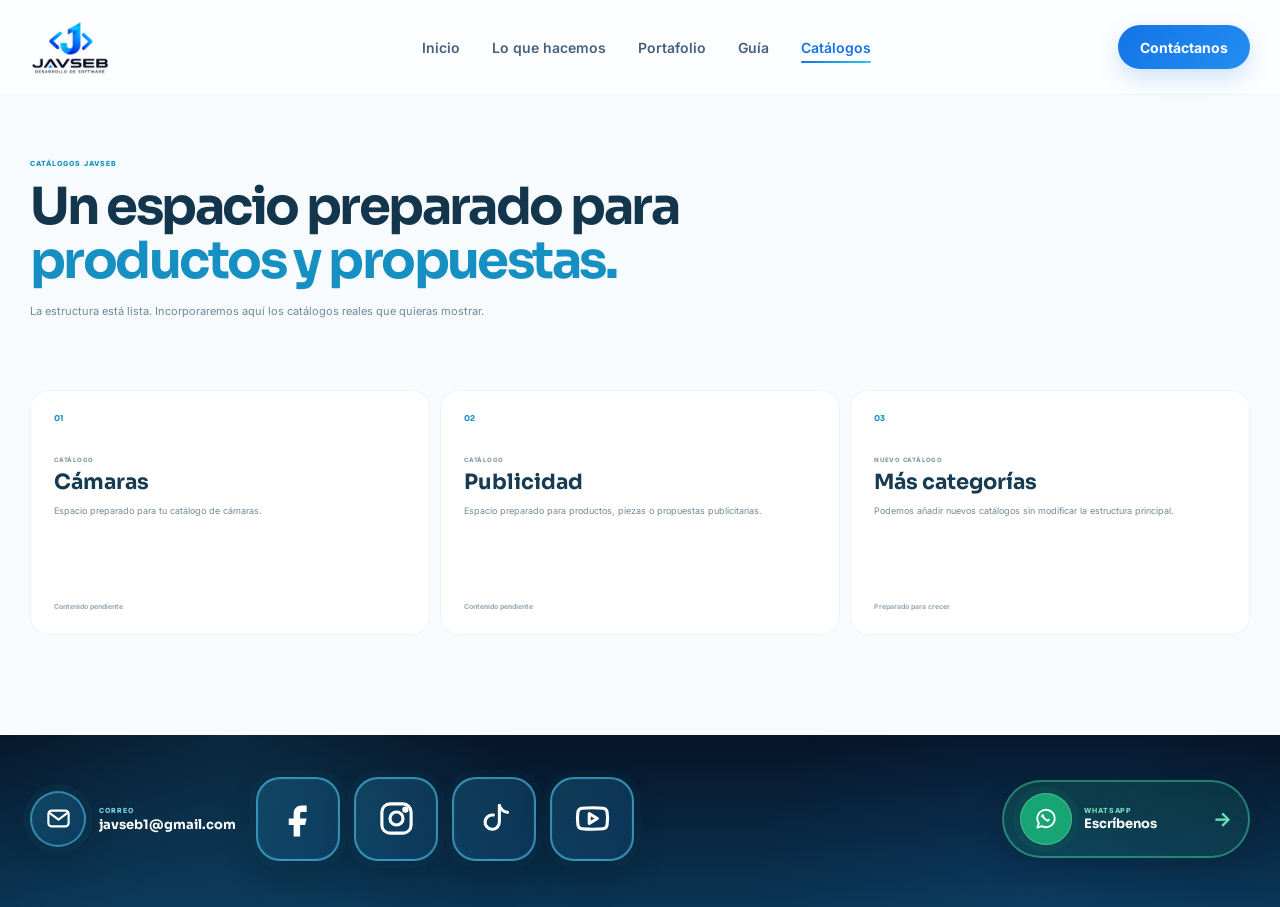
<file: catalogos/index.html>
<!DOCTYPE html>
<html lang="es">
<head>
  <meta charset="UTF-8">
  <meta name="viewport" content="width=device-width, initial-scale=1.0">
  <meta name="description" content="Catálogos JAVSEB.">
  <meta name="theme-color" content="#ffffff">
  <title>Catálogos | JAVSEB</title>

  <link rel="preconnect" href="https://fonts.googleapis.com">
  <link rel="preconnect" href="https://fonts.gstatic.com" crossorigin>
  <link href="https://fonts.googleapis.com/css2?family=Inter:wght@400;500;600;700;800&family=Sora:wght@500;600;700;800&display=swap" rel="stylesheet">

  <link rel="stylesheet" href="../assets/css/styles.css">
  <link rel="stylesheet" href="../assets/css/responsive.css">
  <link rel="stylesheet" href="../assets/css/home-v2.css">
  <link rel="stylesheet" href="../assets/css/experience-v3.css">
</head>

<body class="home-v2 v3-catalog-page">

  <header class="header" id="header">
    <div class="container header__content">
      <a href="../" class="logo" aria-label="JAVSEB - Inicio">
        <img src="../assets/img/logo/logo-javseb-oficial.png" alt="JAVSEB" class="logo__image v3-header-full-logo">
      </a>

      <nav class="nav" id="nav" aria-label="Navegación principal">
        <a href="../" class="nav__link">Inicio</a>
        <a href="../#lo-que-hacemos" class="nav__link">Lo que hacemos</a>
        <a href="../#proyectos-destacados" class="nav__link">Portafolio</a>
        <a href="../guia/" class="nav__link">Guía</a>
        <a href="./" class="nav__link active">Catálogos</a>
        <a href="../contacto/" class="nav__link nav__link--mobile-contact">Contacto</a>
      </nav>

      <div class="header__actions">
        <a href="../contacto/" class="button button--small header__contact">Contáctanos</a>
        <button class="menu-toggle" id="menuToggle" aria-label="Abrir menú" aria-expanded="false" aria-controls="nav">
          <span></span><span></span><span></span>
        </button>
      </div>
    </div>
  </header>

  <main class="v3-catalog-main">
    <section class="v3-catalog-hero">
      <div class="container">
        <span>CATÁLOGOS JAVSEB</span>
        <h1>Un espacio preparado para <strong>productos y propuestas.</strong></h1>
        <p>La estructura está lista. Incorporaremos aquí los catálogos reales que quieras mostrar.</p>
      </div>
    </section>

    <section class="v3-catalog-list">
      <div class="container">
        <div class="v3-catalog-list__grid">

          <article>
            <span>01</span>
            <small>CATÁLOGO</small>
            <h2>Cámaras</h2>
            <p>Espacio preparado para tu catálogo de cámaras.</p>
            <b>Contenido pendiente</b>
          </article>

          <article>
            <span>02</span>
            <small>CATÁLOGO</small>
            <h2>Publicidad</h2>
            <p>Espacio preparado para productos, piezas o propuestas publicitarias.</p>
            <b>Contenido pendiente</b>
          </article>

          <article>
            <span>03</span>
            <small>NUEVO CATÁLOGO</small>
            <h2>Más categorías</h2>
            <p>Podemos añadir nuevos catálogos sin modificar la estructura principal.</p>
            <b>Preparado para crecer</b>
          </article>

        </div>
      </div>
    </section>
  </main>

  <footer class="v3-footer-clean">
    <div class="container v3-footer-clean__inner">

      <div class="v3-footer-clean__left">

        <a
          href="mailto:javseb1@gmail.com"
          class="v3-footer-clean__email"
          aria-label="Enviar correo a JAVSEB"
        >
          <span class="v3-footer-clean__icon">
            <svg viewBox="0 0 24 24" aria-hidden="true">
              <rect x="3" y="5" width="18" height="14" rx="3"></rect>
              <path d="m4 7 8 6 8-6"></path>
            </svg>
          </span>

          <div>
            <small>CORREO</small>
            <strong>javseb1@gmail.com</strong>
          </div>
        </a>


        <div class="v3-footer-clean__socials" aria-label="Redes sociales JAVSEB">

          <a
            href="https://www.facebook.com/javsebsoftware/"
            target="_blank"
            rel="noopener noreferrer"
            aria-label="Facebook de JAVSEB"
            title="Facebook"
          >
            <svg viewBox="0 0 24 24" aria-hidden="true">
              <path d="M14 8h3V4h-3c-3 0-5 2-5 5v3H6v4h3v7h4v-7h3l1-4h-4V9c0-.7.3-1 1-1Z"></path>
            </svg>
          </a>

          <a
            href="https://www.instagram.com/javseb_/?hl=es"
            target="_blank"
            rel="noopener noreferrer"
            aria-label="Instagram de JAVSEB"
            title="Instagram"
          >
            <svg viewBox="0 0 24 24" aria-hidden="true">
              <rect x="3" y="3" width="18" height="18" rx="5"></rect>
              <circle cx="12" cy="12" r="4"></circle>
              <circle cx="17.5" cy="6.5" r="1"></circle>
            </svg>
          </a>

          <a
            href="https://www.tiktok.com/@javsebsoftware"
            target="_blank"
            rel="noopener noreferrer"
            aria-label="TikTok de JAVSEB"
            title="TikTok"
          >
            <svg viewBox="0 0 24 24" aria-hidden="true">
              <path d="M15 4v10.2a4.4 4.4 0 1 1-3.7-4.3"></path>
              <path d="M15 4c.8 2.4 2.5 3.9 5 4.2"></path>
            </svg>
          </a>

          <a
            href="https://www.youtube.com/@JavSeb"
            target="_blank"
            rel="noopener noreferrer"
            aria-label="YouTube de JAVSEB"
            title="YouTube"
          >
            <svg viewBox="0 0 24 24" aria-hidden="true">
              <path d="M21 8.2c-.2-1.5-1-2.3-2.5-2.5C16.7 5.5 14.5 5.4 12 5.4s-4.7.1-6.5.3C4 5.9 3.2 6.7 3 8.2a26 26 0 0 0 0 7.6c.2 1.5 1 2.3 2.5 2.5 1.8.2 4 .3 6.5.3s4.7-.1 6.5-.3c1.5-.2 2.3-1 2.5-2.5a26 26 0 0 0 0-7.6Z"></path>
              <path d="m10 9 5 3-5 3Z"></path>
            </svg>
          </a>

        </div>

      </div>


      <a
        class="v3-footer-clean__whatsapp"
        href="https://wa.me/591XXXXXXXX"
        target="_blank"
        rel="noopener noreferrer"
        data-javseb-whatsapp
      >
        <span class="v3-footer-clean__wa-icon">
          <svg viewBox="0 0 24 24" aria-hidden="true">
            <path d="M20 11.6a8 8 0 0 1-11.8 7L4 20l1.4-4A8 8 0 1 1 20 11.6Z"></path>
            <path d="M9 8.5c.4 2.2 2.2 4.1 4.5 5"></path>
            <path d="M9 8.5 8.2 9.7M13.5 13.5l1.2-.8"></path>
          </svg>
        </span>

        <div>
          <small>WHATSAPP</small>
          <strong>Escríbenos</strong>
        </div>

        <b>→</b>
      </a>

    </div>
  </footer>

  <script src="../assets/js/main.js"></script>
  <script src="../assets/js/animations.js"></script>
</body>
</html>
</file>
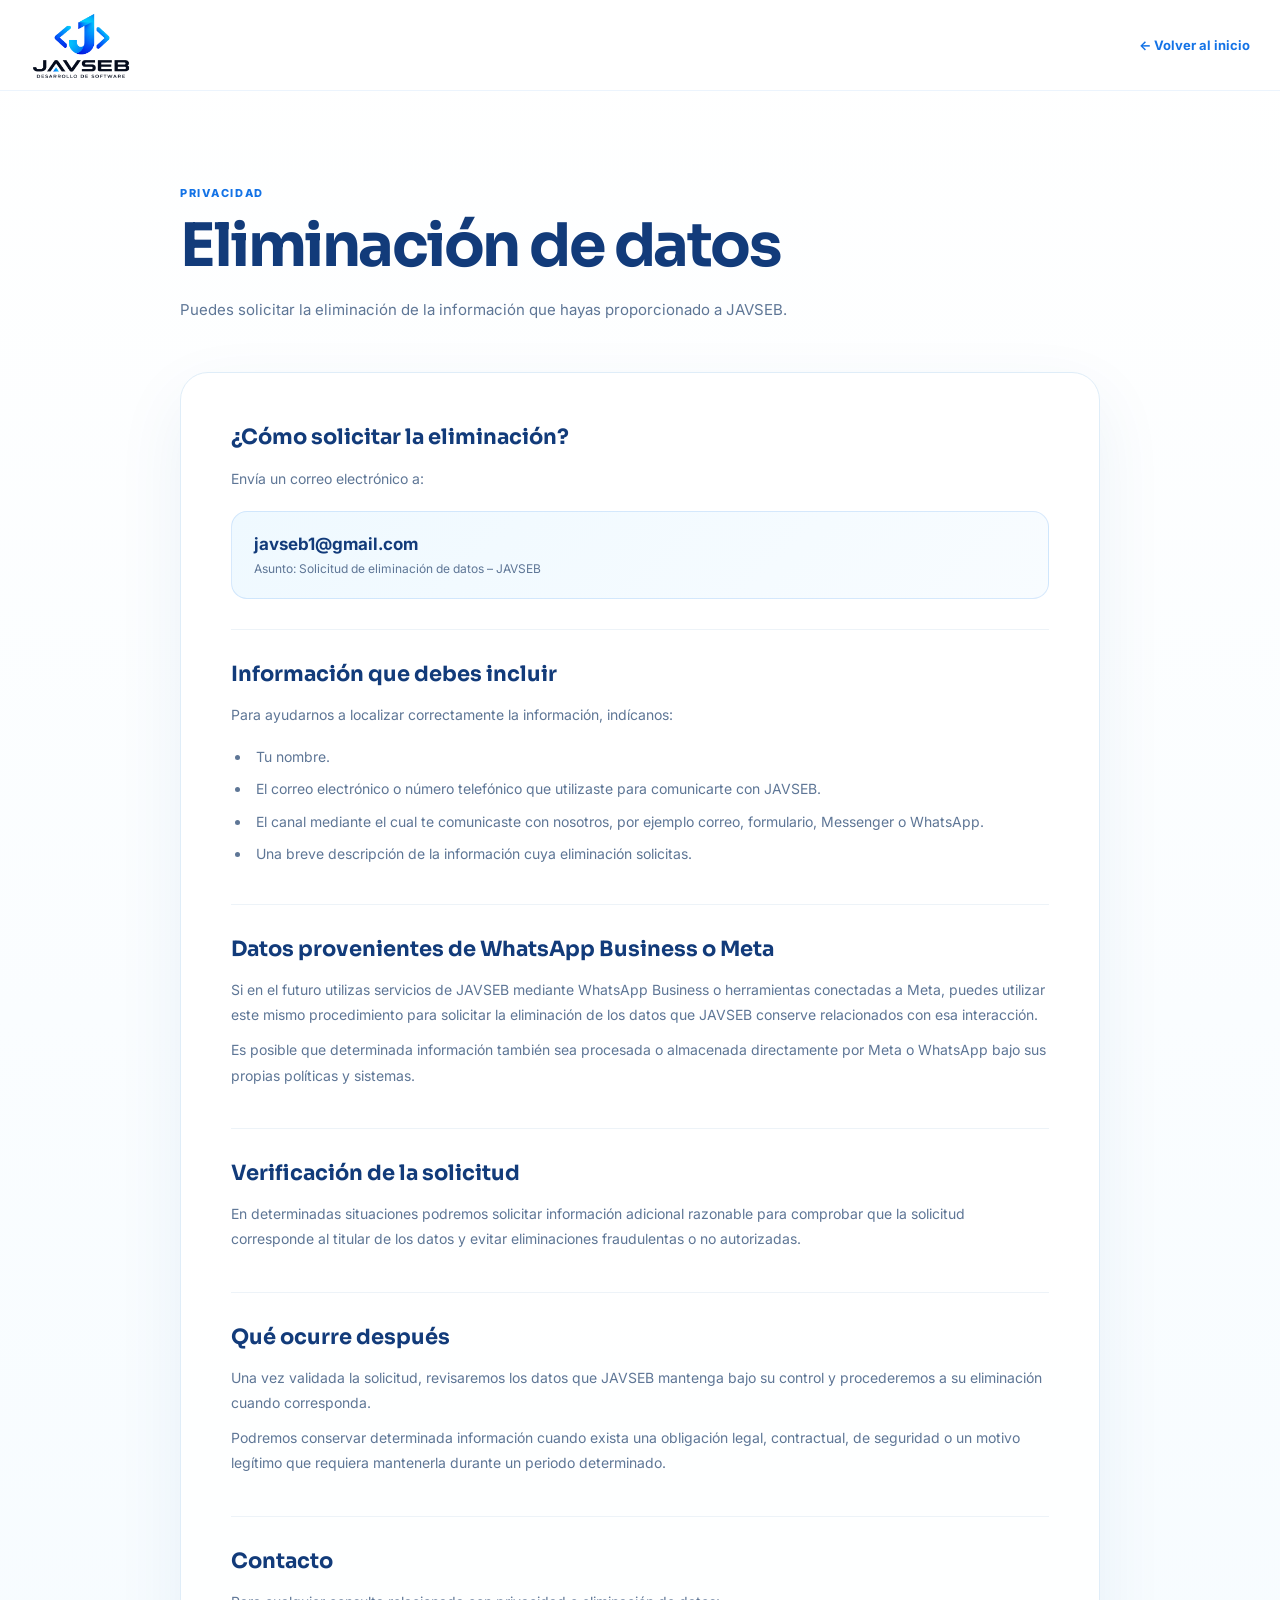
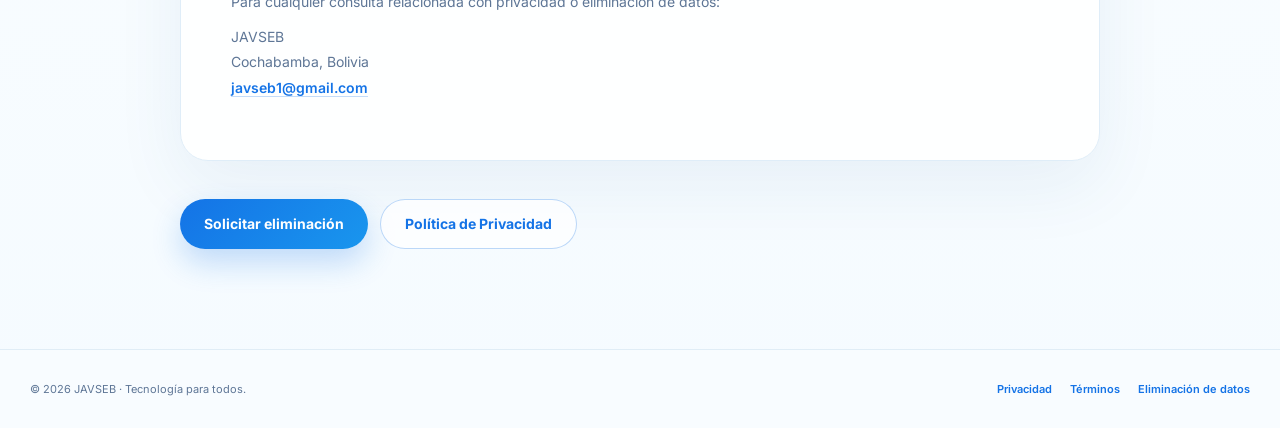
<file: eliminacion-datos/index.html>
<!DOCTYPE html>
<html lang="es">
<head>
  <meta charset="UTF-8">
  <meta name="viewport" content="width=device-width, initial-scale=1.0">

  <meta
    name="description"
    content="Instrucciones para solicitar la eliminación de datos personales en JAVSEB."
  >

  <title>Eliminación de Datos | JAVSEB</title>

  <link rel="preconnect" href="https://fonts.googleapis.com">
  <link rel="preconnect" href="https://fonts.gstatic.com" crossorigin>

  <link
    href="https://fonts.googleapis.com/css2?family=Inter:wght@400;500;600;700&family=Sora:wght@500;600;700&display=swap"
    rel="stylesheet"
  >

  <link rel="stylesheet" href="../assets/css/styles.css">
  <link rel="stylesheet" href="../assets/css/legal.css">
</head>

<body>

  <header class="legal-header">

    <div class="container legal-header__content">

      <a href="/" class="legal-logo">

        <img
          src="../assets/img/logo/logo-javseb-oficial.png"
          alt="JAVSEB"
        >

      </a>

      <a href="/" class="legal-back">
        ← Volver al inicio
      </a>

    </div>

  </header>


  <main class="legal-page">

    <div class="container legal-container">

      <div class="legal-heading">

        <span class="legal-tag">
          PRIVACIDAD
        </span>

        <h1>Eliminación de datos</h1>

        <p>
          Puedes solicitar la eliminación de la información que hayas
          proporcionado a JAVSEB.
        </p>

      </div>


      <div class="legal-content">

        <section>

          <h2>¿Cómo solicitar la eliminación?</h2>

          <p>
            Envía un correo electrónico a:
          </p>

          <div class="legal-highlight">

            <strong>
              javseb1@gmail.com
            </strong>

            <span>
              Asunto: Solicitud de eliminación de datos – JAVSEB
            </span>

          </div>

        </section>


        <section>

          <h2>Información que debes incluir</h2>

          <p>
            Para ayudarnos a localizar correctamente la información,
            indícanos:
          </p>

          <ul>
            <li>Tu nombre.</li>

            <li>
              El correo electrónico o número telefónico que utilizaste para
              comunicarte con JAVSEB.
            </li>

            <li>
              El canal mediante el cual te comunicaste con nosotros, por
              ejemplo correo, formulario, Messenger o WhatsApp.
            </li>

            <li>
              Una breve descripción de la información cuya eliminación
              solicitas.
            </li>
          </ul>

        </section>


        <section>

          <h2>Datos provenientes de WhatsApp Business o Meta</h2>

          <p>
            Si en el futuro utilizas servicios de JAVSEB mediante WhatsApp
            Business o herramientas conectadas a Meta, puedes utilizar este
            mismo procedimiento para solicitar la eliminación de los datos
            que JAVSEB conserve relacionados con esa interacción.
          </p>

          <p>
            Es posible que determinada información también sea procesada o
            almacenada directamente por Meta o WhatsApp bajo sus propias
            políticas y sistemas.
          </p>

        </section>


        <section>

          <h2>Verificación de la solicitud</h2>

          <p>
            En determinadas situaciones podremos solicitar información
            adicional razonable para comprobar que la solicitud corresponde
            al titular de los datos y evitar eliminaciones fraudulentas o no
            autorizadas.
          </p>

        </section>


        <section>

          <h2>Qué ocurre después</h2>

          <p>
            Una vez validada la solicitud, revisaremos los datos que JAVSEB
            mantenga bajo su control y procederemos a su eliminación cuando
            corresponda.
          </p>

          <p>
            Podremos conservar determinada información cuando exista una
            obligación legal, contractual, de seguridad o un motivo legítimo
            que requiera mantenerla durante un periodo determinado.
          </p>

        </section>


        <section>

          <h2>Contacto</h2>

          <p>
            Para cualquier consulta relacionada con privacidad o eliminación
            de datos:
          </p>

          <p>
            JAVSEB<br>
            Cochabamba, Bolivia<br>
            <a href="mailto:javseb1@gmail.com">
              javseb1@gmail.com
            </a>
          </p>

        </section>

      </div>


      <div class="legal-actions">

        <a
          href="mailto:javseb1@gmail.com?subject=Solicitud%20de%20eliminación%20de%20datos%20-%20JAVSEB"
          class="button button--primary"
        >
          Solicitar eliminación
        </a>

        <a
          href="/privacidad/"
          class="button button--secondary"
        >
          Política de Privacidad
        </a>

      </div>

    </div>

  </main>


  <footer class="legal-footer">

    <div class="container">

      <p>
        © 2026 JAVSEB · Tecnología para todos.
      </p>

      <div>
        <a href="/privacidad/">Privacidad</a>
        <a href="/terminos/">Términos</a>
        <a href="/eliminacion-datos/">Eliminación de datos</a>
      </div>

    </div>

  </footer>

</body>
</html>
</file>
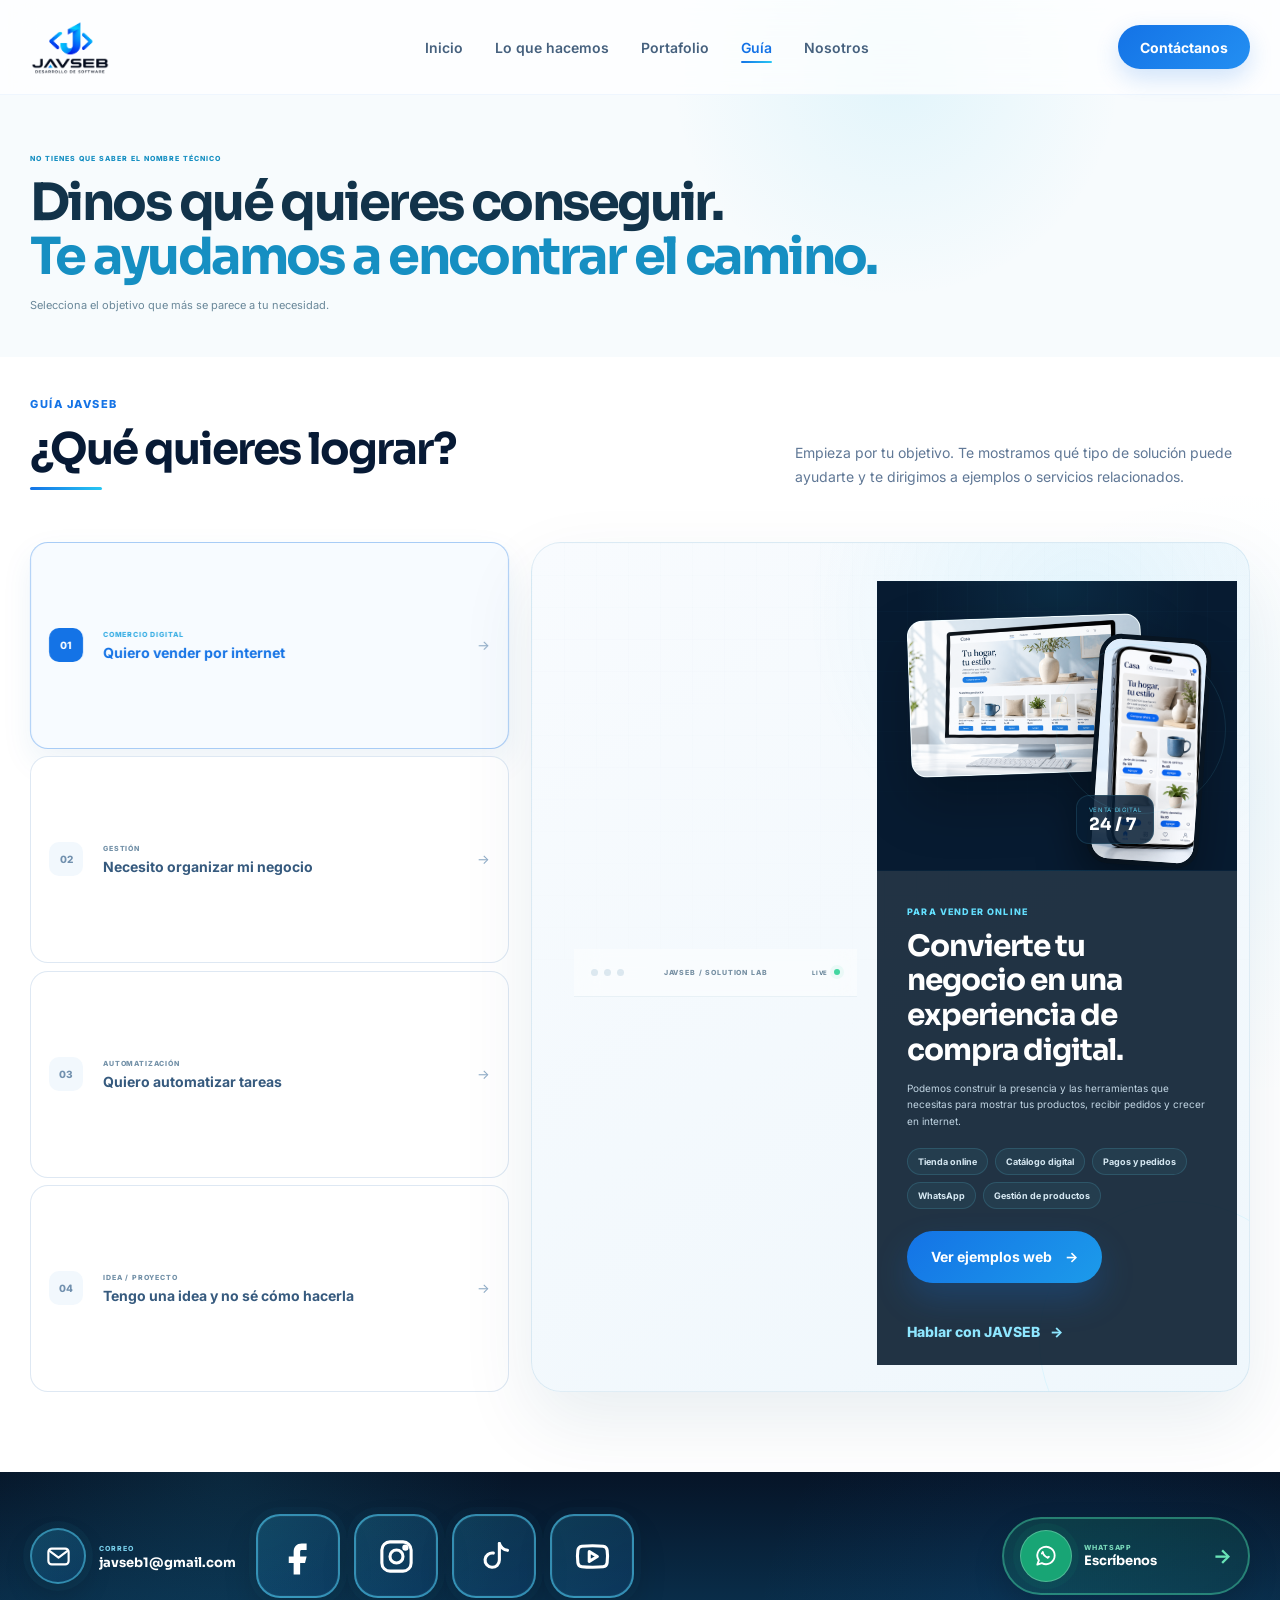
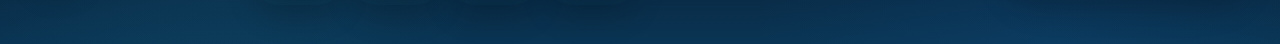
<file: guia/index.html>
<!DOCTYPE html>
<html lang="es">
<head>
  <meta charset="UTF-8">
  <meta name="viewport" content="width=device-width, initial-scale=1.0">
  <meta name="description" content="Guía JAVSEB para ayudarte a identificar qué solución digital necesitas.">
  <meta name="theme-color" content="#ffffff">
  <title>Guía | JAVSEB</title>

  <link rel="preconnect" href="https://fonts.googleapis.com">
  <link rel="preconnect" href="https://fonts.gstatic.com" crossorigin>
  <link href="https://fonts.googleapis.com/css2?family=Inter:wght@400;500;600;700;800&family=Sora:wght@500;600;700;800&display=swap" rel="stylesheet">

  <link rel="stylesheet" href="../assets/css/styles.css">
  <link rel="stylesheet" href="../assets/css/responsive.css">
  <link rel="stylesheet" href="../assets/css/home-v2.css">
  <link rel="stylesheet" href="../assets/css/experience-v3.css">
</head>

<body class="home-v2 v3-guide-page">

  <header class="header" id="header">
    <div class="container header__content">
      <a href="../" class="logo" aria-label="JAVSEB - Inicio">
        <img src="../assets/img/logo/logo-javseb-oficial.png" alt="JAVSEB" class="logo__image v3-header-full-logo">
      </a>

      <nav class="nav" id="nav" aria-label="Navegación principal">
        <a href="../" class="nav__link">Inicio</a>
        <a href="../#lo-que-hacemos" class="nav__link">Lo que hacemos</a>
        <a href="../#proyectos-destacados" class="nav__link">Portafolio</a>
        <a href="./" class="nav__link active">Guía</a>
        <a href="../nosotros/" class="nav__link">Nosotros</a>
        <a href="../contacto/" class="nav__link nav__link--mobile-contact">Contacto</a>
      </nav>

      <div class="header__actions">
        <a href="../contacto/" class="button button--small header__contact">Contáctanos</a>
        <button class="menu-toggle" id="menuToggle" aria-label="Abrir menú" aria-expanded="false" aria-controls="nav">
          <span></span><span></span><span></span>
        </button>
      </div>
    </div>
  </header>

  <main>
    <section class="v3-guide-intro">
      <div class="container">
        <span>NO TIENES QUE SABER EL NOMBRE TÉCNICO</span>
        <h1>Dinos qué quieres conseguir.<strong>Te ayudamos a encontrar el camino.</strong></h1>
        <p>Selecciona el objetivo que más se parece a tu necesidad.</p>
      </div>
    </section>

<!-- =====================================================
         V3 GOAL LAB — ¿QUÉ QUIERES LOGRAR?
    ===================================================== -->
    <section class="v2-section v2-goals v3-goal-lab" id="quiero-lograr">

      <div class="container">

        <div class="v2-section-head reveal v3-goal-lab__head">
          <div>
            <span class="v2-kicker">GUÍA JAVSEB</span>
            <h2>¿Qué quieres lograr?</h2>
          </div>

          <p>
            Empieza por tu objetivo. Te mostramos qué tipo de solución puede ayudarte
            y te dirigimos a ejemplos o servicios relacionados.
          </p>
        </div>


        <div class="v2-goals__layout v3-goal-lab__layout">

          <!-- OPCIONES -->
          <div
            class="v2-goal-tabs v3-goal-lab__tabs reveal"
            role="tablist"
            aria-label="Objetivos de negocio"
          >

            <button
              class="v2-goal-tab v3-goal-lab__tab is-active"
              type="button"
              role="tab"
              aria-selected="true"
              data-goal="sell"
            >
              <span>01</span>

              <div>
                <small>COMERCIO DIGITAL</small>
                <b>Quiero vender por internet</b>
              </div>

              <i>→</i>
            </button>


            <button
              class="v2-goal-tab v3-goal-lab__tab"
              type="button"
              role="tab"
              aria-selected="false"
              data-goal="organize"
            >
              <span>02</span>

              <div>
                <small>GESTIÓN</small>
                <b>Necesito organizar mi negocio</b>
              </div>

              <i>→</i>
            </button>


            <button
              class="v2-goal-tab v3-goal-lab__tab"
              type="button"
              role="tab"
              aria-selected="false"
              data-goal="automate"
            >
              <span>03</span>

              <div>
                <small>AUTOMATIZACIÓN</small>
                <b>Quiero automatizar tareas</b>
              </div>

              <i>→</i>
            </button>


            <button
              class="v2-goal-tab v3-goal-lab__tab"
              type="button"
              role="tab"
              aria-selected="false"
              data-goal="idea"
            >
              <span>04</span>

              <div>
                <small>IDEA / PROYECTO</small>
                <b>Tengo una idea y no sé cómo hacerla</b>
              </div>

              <i>→</i>
            </button>

          </div>


          <!-- RESULTADO / LAB -->
          <div
            class="v2-goal-result v3-goal-lab__result reveal"
            id="goalResult"
            aria-live="polite"
          >

            <div class="v2-goal-result__glow"></div>

            <div class="v3-goal-lab__topbar" aria-hidden="true">
              <div>
                <i></i>
                <i></i>
                <i></i>
              </div>

              <span id="v3GoalLabTopLabel">
                JAVSEB / SOLUTION LAB
              </span>

              <b>
                LIVE
                <em></em>
              </b>
            </div>


            <div class="v3-goal-lab__body">

              <!-- VISUALES -->
              <div
                class="v3-goal-lab__visual"
                id="v3GoalVisual"
                aria-hidden="true"
              >

                <div class="v3-goal-lab__grid"></div>

                <!-- SELL -->
                <div
                  class="v3-goal-scene v3-goal-scene--sell is-active"
                  data-goal-scene="sell"
                >
                  <div class="v3-goal-scene__desktop">
                    <img
                      src="../assets/img/ecommerce/tienda-online-escritorio.png"
                      alt=""
                      loading="lazy"
                    >
                  </div>

                  <div class="v3-goal-scene__phone">
                    <img
                      src="../assets/img/ecommerce/tienda-online-movil.png"
                      alt=""
                      loading="lazy"
                    >
                  </div>

                  <div class="v3-goal-scene__metric">
                    <small>VENTA DIGITAL</small>
                    <strong>24 / 7</strong>
                  </div>

                  <div class="v3-goal-scene__pulse"></div>
                </div>


                <!-- ORGANIZE -->
                <div
                  class="v3-goal-scene v3-goal-scene--organize"
                  data-goal-scene="organize"
                >
                  <div class="v3-goal-scene__dashboard">
                    <img
                      src="../assets/img/ecommerce/dashboard-ventas.png"
                      alt=""
                      loading="lazy"
                    >
                  </div>

                  <div class="v3-goal-scene__data-card v3-goal-scene__data-card--one">
                    <span>INVENTARIO</span>
                    <strong>Todo en un solo lugar</strong>
                    <i></i>
                  </div>

                  <div class="v3-goal-scene__data-card v3-goal-scene__data-card--two">
                    <span>REPORTES</span>
                    <strong>Información clara</strong>
                    <i></i>
                  </div>
                </div>


                <!-- AUTOMATE -->
                <div
                  class="v3-goal-scene v3-goal-scene--automate"
                  data-goal-scene="automate"
                >
                  <div class="v3-auto-flow">

                    <div class="v3-auto-node v3-auto-node--start">
                      <span>ENTRADA</span>
                      <b>Pedido</b>
                    </div>

                    <div class="v3-auto-link v3-auto-link--one">
                      <i></i>
                    </div>

                    <div class="v3-auto-node v3-auto-node--logic">
                      <span>REGLA</span>
                      <b>Automatizar</b>
                    </div>

                    <div class="v3-auto-link v3-auto-link--two">
                      <i></i>
                    </div>

                    <div class="v3-auto-node v3-auto-node--end">
                      <span>ACCIÓN</span>
                      <b>Notificar</b>
                    </div>

                    <div class="v3-auto-signal v3-auto-signal--one"></div>
                    <div class="v3-auto-signal v3-auto-signal--two"></div>

                  </div>

                  <div class="v3-goal-scene__automation-note">
                    <span>FLUJO ACTIVO</span>
                    <strong>Menos tareas manuales.</strong>
                  </div>
                </div>


                <!-- IDEA -->
                <div
                  class="v3-goal-scene v3-goal-scene--idea"
                  data-goal-scene="idea"
                >
                  <div class="v3-idea-blueprint">
                    <span>IDEA</span>
                    <i class="v3-idea-blueprint__line v3-idea-blueprint__line--1"></i>
                    <i class="v3-idea-blueprint__line v3-idea-blueprint__line--2"></i>
                    <i class="v3-idea-blueprint__line v3-idea-blueprint__line--3"></i>
                    <div></div>
                    <div></div>
                    <div></div>
                  </div>

                  <img
                    src="../assets/img/kiru/kiru-senalando.png"
                    alt=""
                    class="v3-goal-scene__kiru"
                    loading="lazy"
                  >

                  <div class="v3-goal-scene__idea-badge">
                    <small>DE CERO A</small>
                    <strong>PROTOTIPO</strong>
                  </div>
                </div>

              </div>


              <!-- COPY -->
              <div class="v2-goal-result__copy v3-goal-lab__copy">

                <span
                  class="v2-goal-result__label"
                  id="goalLabel"
                >
                  PARA VENDER ONLINE
                </span>

                <h3 id="goalTitle">
                  Convierte tu negocio en una experiencia de compra digital.
                </h3>

                <p id="goalDescription">
                  Podemos construir la presencia y las herramientas que necesitas
                  para mostrar tus productos, recibir pedidos y crecer en internet.
                </p>

                <div
                  class="v2-goal-pills"
                  id="goalPills"
                >
                  <span>Tienda online</span>
                  <span>Catálogo digital</span>
                  <span>Pagos y pedidos</span>
                  <span>WhatsApp</span>
                  <span>Gestión de productos</span>
                </div>

                <div class="v3-goal-lab__footer v3-guide-result__footer">
                  <a
                    href="../proyectos/"
                    class="v2-btn v2-btn--primary"
                    id="v3GoalExampleLink"
                  >
                    Ver ejemplos relacionados
                    <span>→</span>
                  </a>

                  <a
                    href="../contacto/"
                    class="v2-text-link"
                  >
                    Hablar con JAVSEB
                    <span>→</span>
                  </a>
                </div>

              </div>

            </div>

          </div>

        </div>

      </div>

    </section>

        
  </main>

  <footer class="v3-footer-clean">
    <div class="container v3-footer-clean__inner">

      <div class="v3-footer-clean__left">

        <a
          href="mailto:javseb1@gmail.com"
          class="v3-footer-clean__email"
          aria-label="Enviar correo a JAVSEB"
        >
          <span class="v3-footer-clean__icon">
            <svg viewBox="0 0 24 24" aria-hidden="true">
              <rect x="3" y="5" width="18" height="14" rx="3"></rect>
              <path d="m4 7 8 6 8-6"></path>
            </svg>
          </span>

          <div>
            <small>CORREO</small>
            <strong>javseb1@gmail.com</strong>
          </div>
        </a>


        <div class="v3-footer-clean__socials" aria-label="Redes sociales JAVSEB">

          <a
            href="https://www.facebook.com/javsebsoftware/"
            target="_blank"
            rel="noopener noreferrer"
            aria-label="Facebook de JAVSEB"
            title="Facebook"
          >
            <svg viewBox="0 0 24 24" aria-hidden="true">
              <path d="M14 8h3V4h-3c-3 0-5 2-5 5v3H6v4h3v7h4v-7h3l1-4h-4V9c0-.7.3-1 1-1Z"></path>
            </svg>
          </a>

          <a
            href="https://www.instagram.com/javseb_/?hl=es"
            target="_blank"
            rel="noopener noreferrer"
            aria-label="Instagram de JAVSEB"
            title="Instagram"
          >
            <svg viewBox="0 0 24 24" aria-hidden="true">
              <rect x="3" y="3" width="18" height="18" rx="5"></rect>
              <circle cx="12" cy="12" r="4"></circle>
              <circle cx="17.5" cy="6.5" r="1"></circle>
            </svg>
          </a>

          <a
            href="https://www.tiktok.com/@javsebsoftware"
            target="_blank"
            rel="noopener noreferrer"
            aria-label="TikTok de JAVSEB"
            title="TikTok"
          >
            <svg viewBox="0 0 24 24" aria-hidden="true">
              <path d="M15 4v10.2a4.4 4.4 0 1 1-3.7-4.3"></path>
              <path d="M15 4c.8 2.4 2.5 3.9 5 4.2"></path>
            </svg>
          </a>

          <a
            href="https://www.youtube.com/@JavSeb"
            target="_blank"
            rel="noopener noreferrer"
            aria-label="YouTube de JAVSEB"
            title="YouTube"
          >
            <svg viewBox="0 0 24 24" aria-hidden="true">
              <path d="M21 8.2c-.2-1.5-1-2.3-2.5-2.5C16.7 5.5 14.5 5.4 12 5.4s-4.7.1-6.5.3C4 5.9 3.2 6.7 3 8.2a26 26 0 0 0 0 7.6c.2 1.5 1 2.3 2.5 2.5 1.8.2 4 .3 6.5.3s4.7-.1 6.5-.3c1.5-.2 2.3-1 2.5-2.5a26 26 0 0 0 0-7.6Z"></path>
              <path d="m10 9 5 3-5 3Z"></path>
            </svg>
          </a>

        </div>

      </div>


      <a
        class="v3-footer-clean__whatsapp"
        href="https://wa.me/591XXXXXXXX"
        target="_blank"
        rel="noopener noreferrer"
        data-javseb-whatsapp
      >
        <span class="v3-footer-clean__wa-icon">
          <svg viewBox="0 0 24 24" aria-hidden="true">
            <path d="M20 11.6a8 8 0 0 1-11.8 7L4 20l1.4-4A8 8 0 1 1 20 11.6Z"></path>
            <path d="M9 8.5c.4 2.2 2.2 4.1 4.5 5"></path>
            <path d="M9 8.5 8.2 9.7M13.5 13.5l1.2-.8"></path>
          </svg>
        </span>

        <div>
          <small>WHATSAPP</small>
          <strong>Escríbenos</strong>
        </div>

        <b>→</b>
      </a>

    </div>
  </footer>

  <script src="../assets/js/main.js"></script>
  <script src="../assets/js/animations.js"></script>
  <script src="../assets/js/home-v2.js"></script>
  <script src="../assets/js/experience-v3.js"></script>
</body>
</html>
</file>
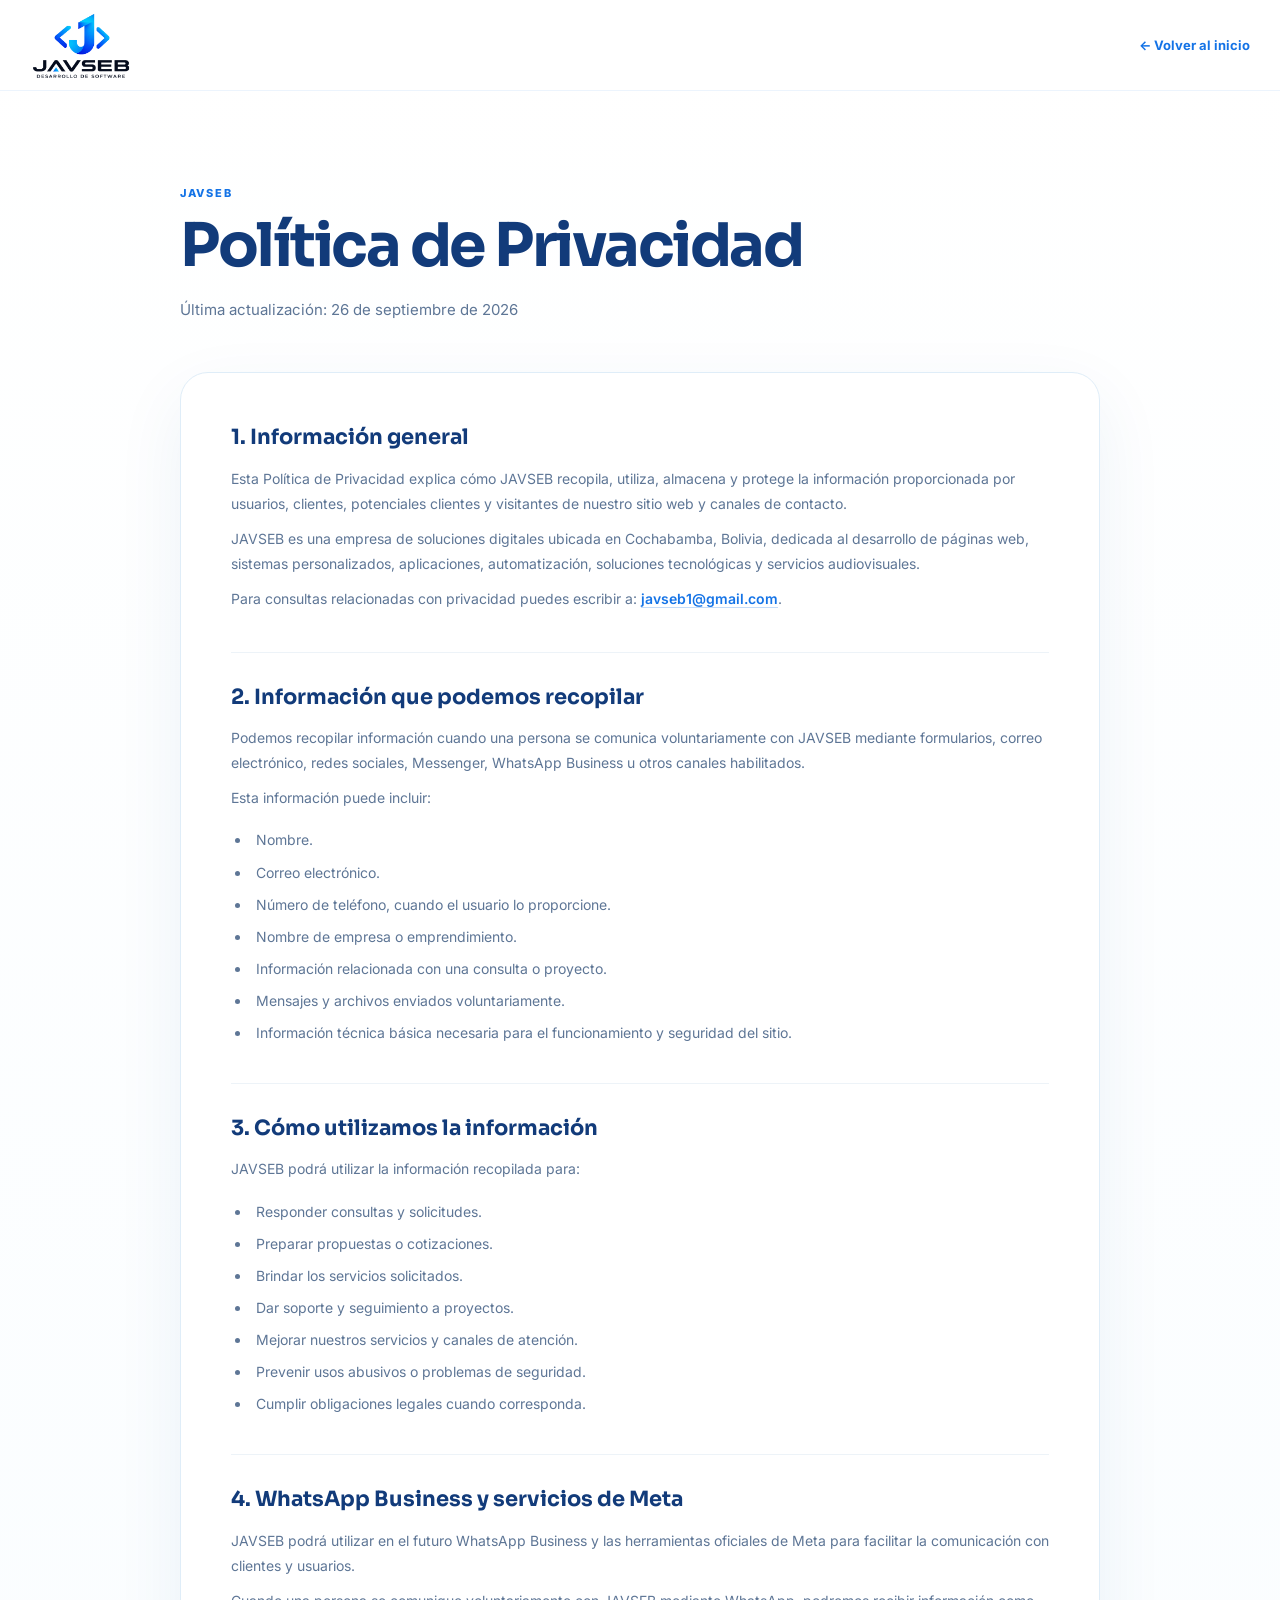
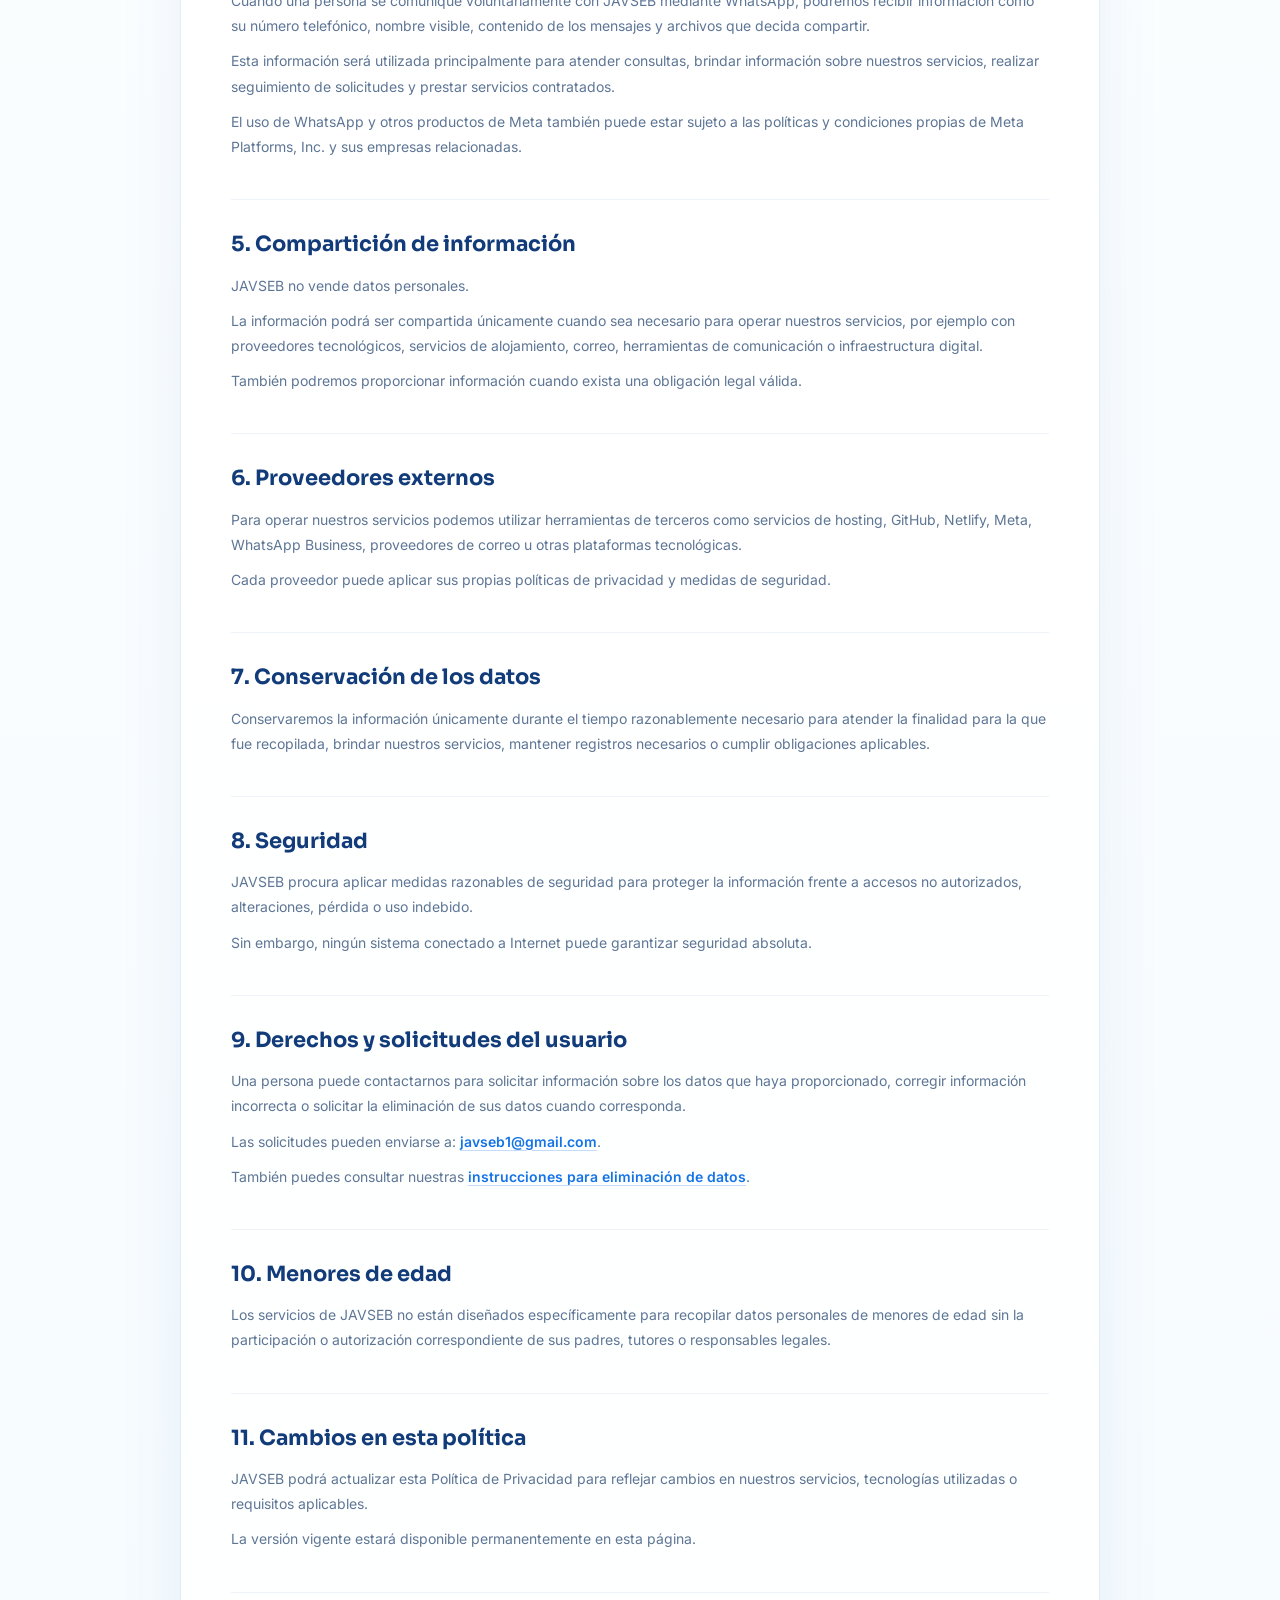
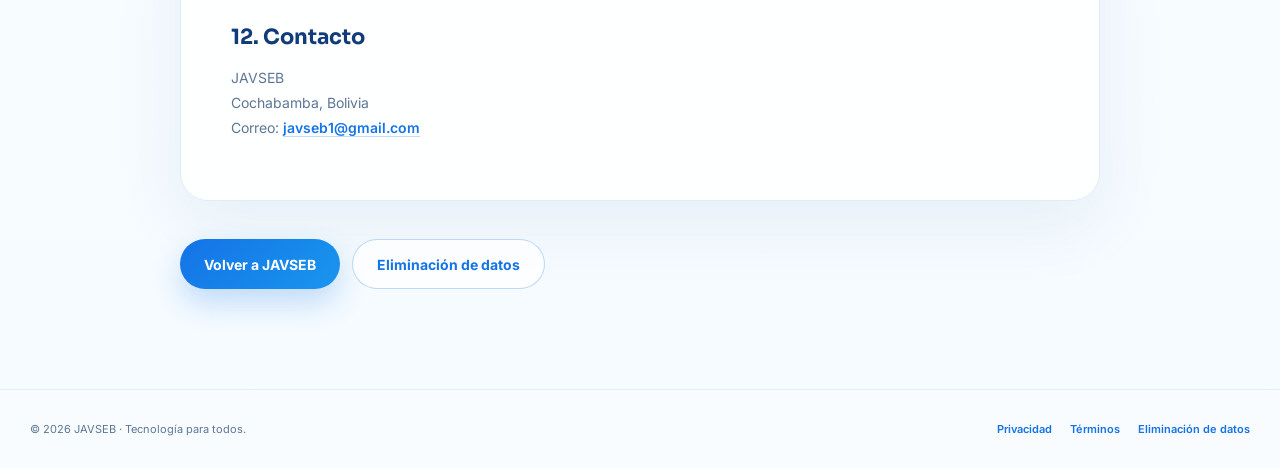
<file: privacidad/index.html>
<!DOCTYPE html>
<html lang="es">
<head>
  <meta charset="UTF-8">
  <meta name="viewport" content="width=device-width, initial-scale=1.0">

  <meta
    name="description"
    content="Política de Privacidad de JAVSEB, empresa de soluciones digitales de Cochabamba, Bolivia."
  >

  <title>Política de Privacidad | JAVSEB</title>

  <link rel="preconnect" href="https://fonts.googleapis.com">
  <link rel="preconnect" href="https://fonts.gstatic.com" crossorigin>

  <link
    href="https://fonts.googleapis.com/css2?family=Inter:wght@400;500;600;700&family=Sora:wght@500;600;700&display=swap"
    rel="stylesheet"
  >

  <link rel="stylesheet" href="../assets/css/styles.css">
  <link rel="stylesheet" href="../assets/css/legal.css">
</head>

<body>

  <header class="legal-header">
    <div class="container legal-header__content">

      <a href="/" class="legal-logo">
        <img
          src="../assets/img/logo/logo-javseb-oficial.png"
          alt="JAVSEB"
        >
      </a>

      <a href="/" class="legal-back">
        ← Volver al inicio
      </a>

    </div>
  </header>


  <main class="legal-page">

    <div class="container legal-container">

      <div class="legal-heading">

        <span class="legal-tag">
          JAVSEB
        </span>

        <h1>Política de Privacidad</h1>

        <p>
          Última actualización: 26 de septiembre de 2026
        </p>

      </div>


      <div class="legal-content">

        <section>
          <h2>1. Información general</h2>

          <p>
            Esta Política de Privacidad explica cómo JAVSEB recopila,
            utiliza, almacena y protege la información proporcionada por
            usuarios, clientes, potenciales clientes y visitantes de nuestro
            sitio web y canales de contacto.
          </p>

          <p>
            JAVSEB es una empresa de soluciones digitales ubicada en
            Cochabamba, Bolivia, dedicada al desarrollo de páginas web,
            sistemas personalizados, aplicaciones, automatización,
            soluciones tecnológicas y servicios audiovisuales.
          </p>

          <p>
            Para consultas relacionadas con privacidad puedes escribir a:
            <a href="mailto:javseb1@gmail.com">javseb1@gmail.com</a>.
          </p>
        </section>


        <section>
          <h2>2. Información que podemos recopilar</h2>

          <p>
            Podemos recopilar información cuando una persona se comunica
            voluntariamente con JAVSEB mediante formularios, correo
            electrónico, redes sociales, Messenger, WhatsApp Business u
            otros canales habilitados.
          </p>

          <p>Esta información puede incluir:</p>

          <ul>
            <li>Nombre.</li>
            <li>Correo electrónico.</li>
            <li>Número de teléfono, cuando el usuario lo proporcione.</li>
            <li>Nombre de empresa o emprendimiento.</li>
            <li>Información relacionada con una consulta o proyecto.</li>
            <li>Mensajes y archivos enviados voluntariamente.</li>
            <li>Información técnica básica necesaria para el funcionamiento y seguridad del sitio.</li>
          </ul>
        </section>


        <section>
          <h2>3. Cómo utilizamos la información</h2>

          <p>
            JAVSEB podrá utilizar la información recopilada para:
          </p>

          <ul>
            <li>Responder consultas y solicitudes.</li>
            <li>Preparar propuestas o cotizaciones.</li>
            <li>Brindar los servicios solicitados.</li>
            <li>Dar soporte y seguimiento a proyectos.</li>
            <li>Mejorar nuestros servicios y canales de atención.</li>
            <li>Prevenir usos abusivos o problemas de seguridad.</li>
            <li>Cumplir obligaciones legales cuando corresponda.</li>
          </ul>
        </section>


        <section>
          <h2>4. WhatsApp Business y servicios de Meta</h2>

          <p>
            JAVSEB podrá utilizar en el futuro WhatsApp Business y las
            herramientas oficiales de Meta para facilitar la comunicación
            con clientes y usuarios.
          </p>

          <p>
            Cuando una persona se comunique voluntariamente con JAVSEB
            mediante WhatsApp, podremos recibir información como su número
            telefónico, nombre visible, contenido de los mensajes y archivos
            que decida compartir.
          </p>

          <p>
            Esta información será utilizada principalmente para atender
            consultas, brindar información sobre nuestros servicios,
            realizar seguimiento de solicitudes y prestar servicios
            contratados.
          </p>

          <p>
            El uso de WhatsApp y otros productos de Meta también puede estar
            sujeto a las políticas y condiciones propias de Meta Platforms,
            Inc. y sus empresas relacionadas.
          </p>
        </section>


        <section>
          <h2>5. Compartición de información</h2>

          <p>
            JAVSEB no vende datos personales.
          </p>

          <p>
            La información podrá ser compartida únicamente cuando sea
            necesario para operar nuestros servicios, por ejemplo con
            proveedores tecnológicos, servicios de alojamiento, correo,
            herramientas de comunicación o infraestructura digital.
          </p>

          <p>
            También podremos proporcionar información cuando exista una
            obligación legal válida.
          </p>
        </section>


        <section>
          <h2>6. Proveedores externos</h2>

          <p>
            Para operar nuestros servicios podemos utilizar herramientas
            de terceros como servicios de hosting, GitHub, Netlify, Meta,
            WhatsApp Business, proveedores de correo u otras plataformas
            tecnológicas.
          </p>

          <p>
            Cada proveedor puede aplicar sus propias políticas de privacidad
            y medidas de seguridad.
          </p>
        </section>


        <section>
          <h2>7. Conservación de los datos</h2>

          <p>
            Conservaremos la información únicamente durante el tiempo
            razonablemente necesario para atender la finalidad para la que
            fue recopilada, brindar nuestros servicios, mantener registros
            necesarios o cumplir obligaciones aplicables.
          </p>
        </section>


        <section>
          <h2>8. Seguridad</h2>

          <p>
            JAVSEB procura aplicar medidas razonables de seguridad para
            proteger la información frente a accesos no autorizados,
            alteraciones, pérdida o uso indebido.
          </p>

          <p>
            Sin embargo, ningún sistema conectado a Internet puede
            garantizar seguridad absoluta.
          </p>
        </section>


        <section>
          <h2>9. Derechos y solicitudes del usuario</h2>

          <p>
            Una persona puede contactarnos para solicitar información sobre
            los datos que haya proporcionado, corregir información
            incorrecta o solicitar la eliminación de sus datos cuando
            corresponda.
          </p>

          <p>
            Las solicitudes pueden enviarse a:
            <a href="mailto:javseb1@gmail.com">javseb1@gmail.com</a>.
          </p>

          <p>
            También puedes consultar nuestras
            <a href="/eliminacion-datos/">instrucciones para eliminación de datos</a>.
          </p>
        </section>


        <section>
          <h2>10. Menores de edad</h2>

          <p>
            Los servicios de JAVSEB no están diseñados específicamente para
            recopilar datos personales de menores de edad sin la
            participación o autorización correspondiente de sus padres,
            tutores o responsables legales.
          </p>
        </section>


        <section>
          <h2>11. Cambios en esta política</h2>

          <p>
            JAVSEB podrá actualizar esta Política de Privacidad para
            reflejar cambios en nuestros servicios, tecnologías utilizadas
            o requisitos aplicables.
          </p>

          <p>
            La versión vigente estará disponible permanentemente en esta
            página.
          </p>
        </section>


        <section>
          <h2>12. Contacto</h2>

          <p>
            JAVSEB<br>
            Cochabamba, Bolivia<br>
            Correo:
            <a href="mailto:javseb1@gmail.com">javseb1@gmail.com</a>
          </p>
        </section>

      </div>


      <div class="legal-actions">
        <a href="/" class="button button--primary">
          Volver a JAVSEB
        </a>

        <a href="/eliminacion-datos/" class="button button--secondary">
          Eliminación de datos
        </a>
      </div>

    </div>

  </main>


  <footer class="legal-footer">
    <div class="container">

      <p>© 2026 JAVSEB · Tecnología para todos.</p>

      <div>
        <a href="/privacidad/">Privacidad</a>
        <a href="/terminos/">Términos</a>
        <a href="/eliminacion-datos/">Eliminación de datos</a>
      </div>

    </div>
  </footer>

</body>
</html>
</file>
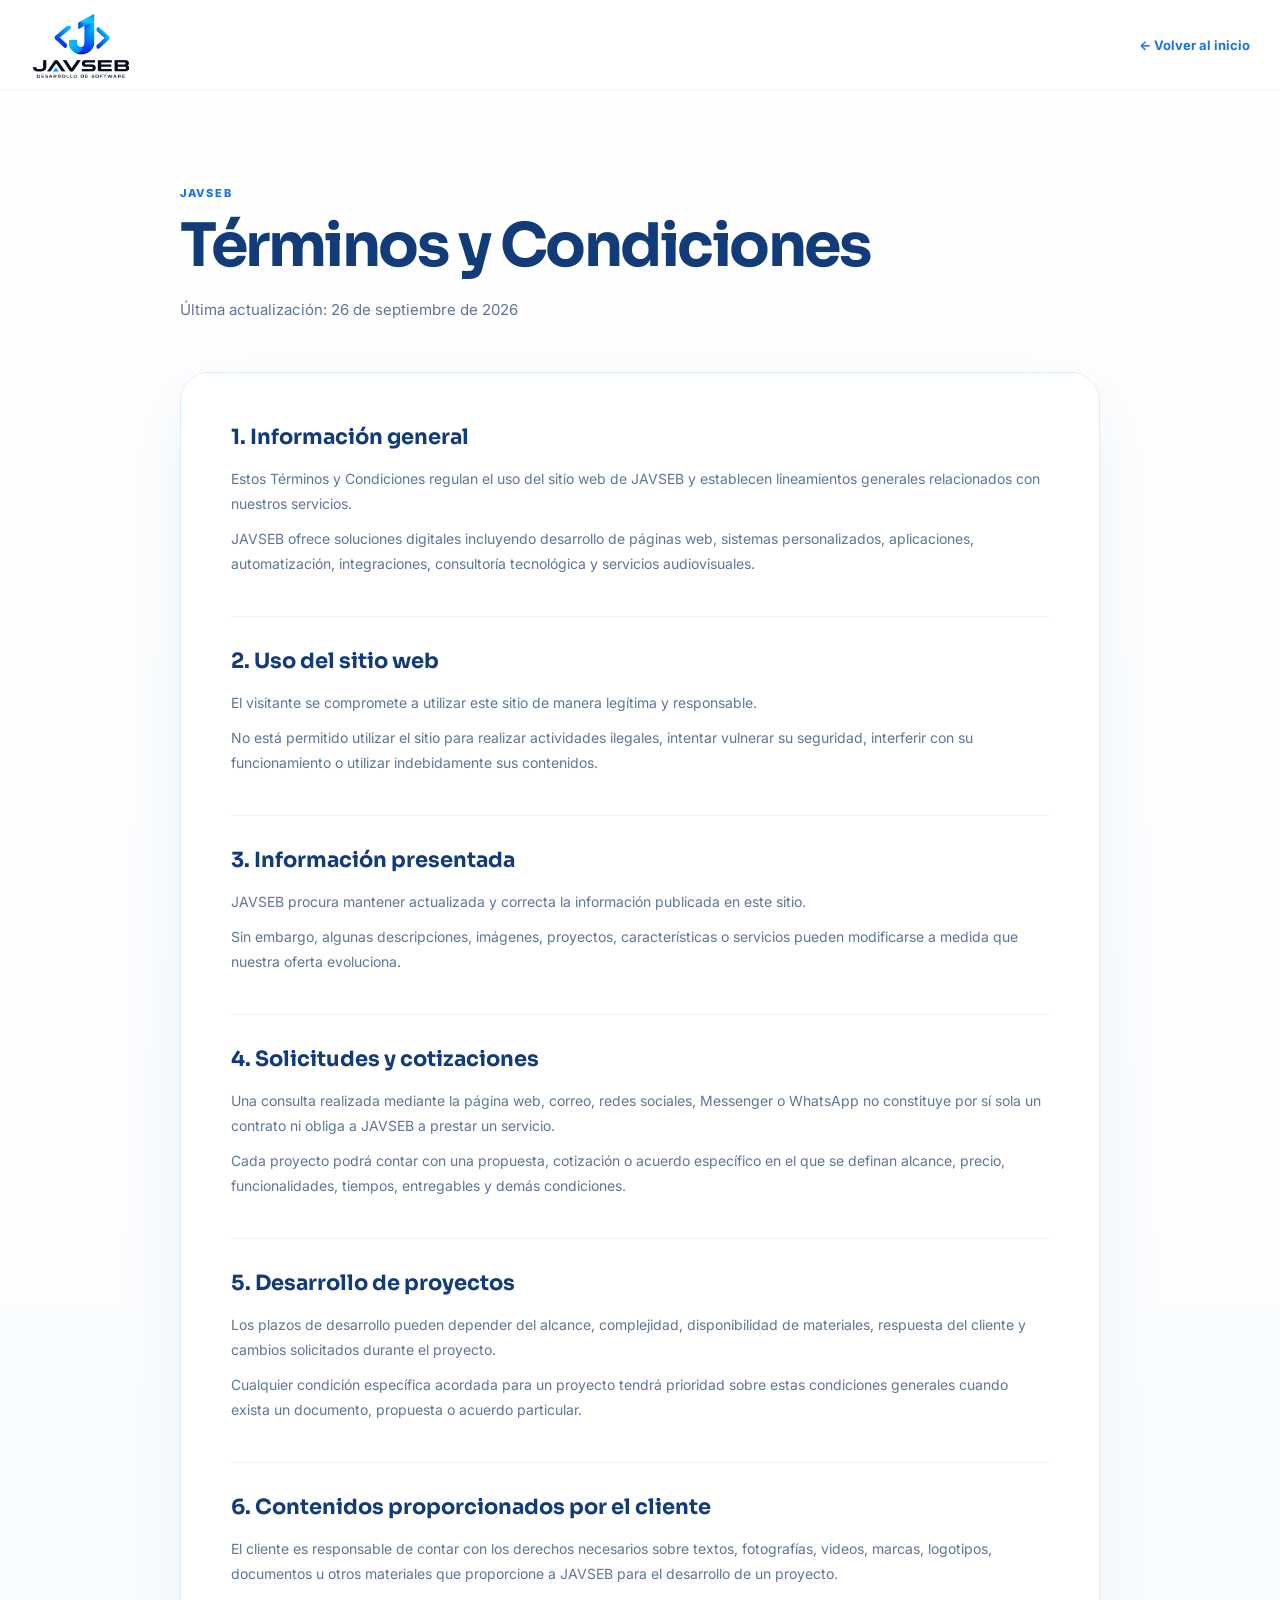
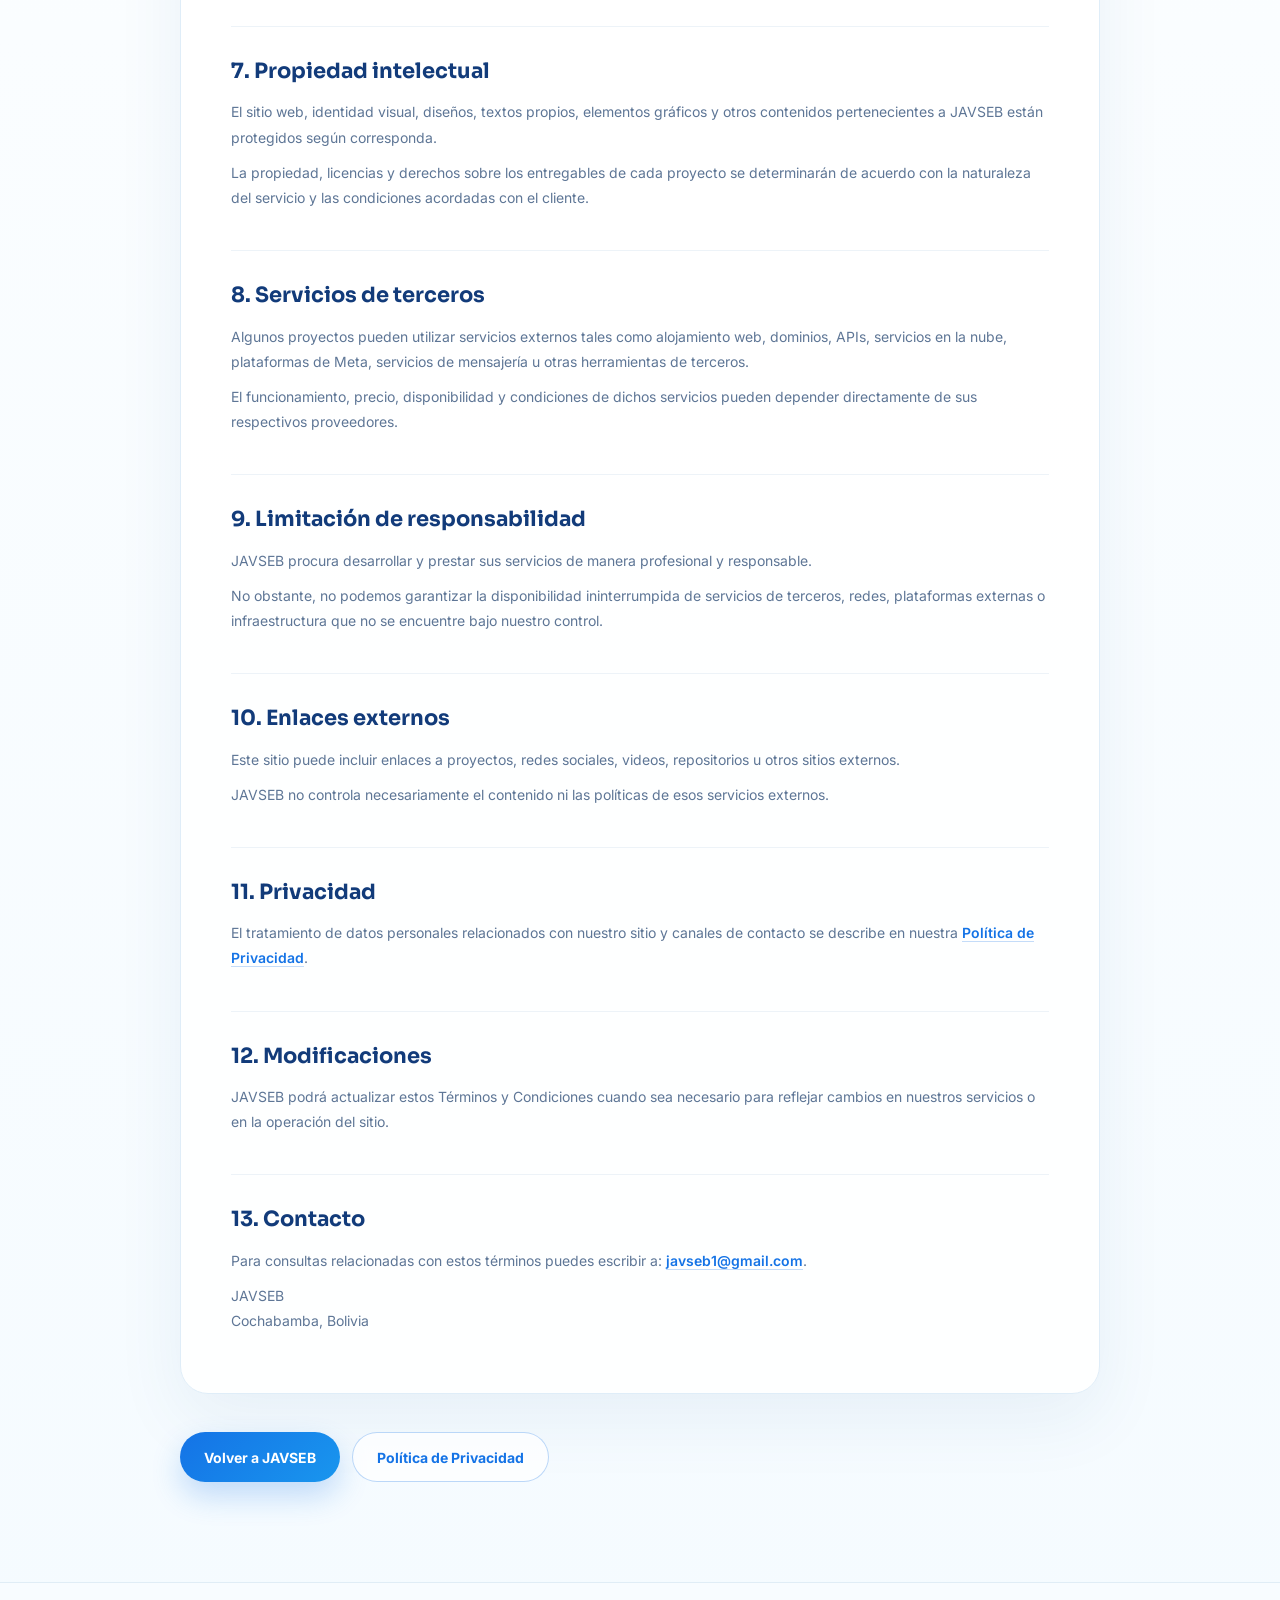
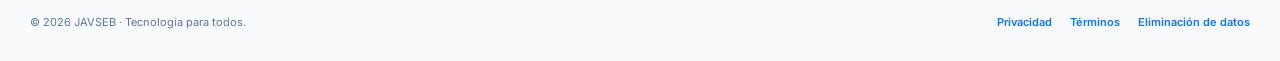
<file: terminos/index.html>
<!DOCTYPE html>
<html lang="es">
<head>
  <meta charset="UTF-8">
  <meta name="viewport" content="width=device-width, initial-scale=1.0">

  <meta
    name="description"
    content="Términos y Condiciones de JAVSEB."
  >

  <title>Términos y Condiciones | JAVSEB</title>

  <link rel="preconnect" href="https://fonts.googleapis.com">
  <link rel="preconnect" href="https://fonts.gstatic.com" crossorigin>

  <link
    href="https://fonts.googleapis.com/css2?family=Inter:wght@400;500;600;700&family=Sora:wght@500;600;700&display=swap"
    rel="stylesheet"
  >

  <link rel="stylesheet" href="../assets/css/styles.css">
  <link rel="stylesheet" href="../assets/css/legal.css">
</head>

<body>

  <header class="legal-header">
    <div class="container legal-header__content">

      <a href="/" class="legal-logo">
        <img
          src="../assets/img/logo/logo-javseb-oficial.png"
          alt="JAVSEB"
        >
      </a>

      <a href="/" class="legal-back">
        ← Volver al inicio
      </a>

    </div>
  </header>


  <main class="legal-page">

    <div class="container legal-container">

      <div class="legal-heading">

        <span class="legal-tag">
          JAVSEB
        </span>

        <h1>Términos y Condiciones</h1>

        <p>
          Última actualización: 26 de septiembre de 2026
        </p>

      </div>


      <div class="legal-content">

        <section>
          <h2>1. Información general</h2>

          <p>
            Estos Términos y Condiciones regulan el uso del sitio web de
            JAVSEB y establecen lineamientos generales relacionados con
            nuestros servicios.
          </p>

          <p>
            JAVSEB ofrece soluciones digitales incluyendo desarrollo de
            páginas web, sistemas personalizados, aplicaciones,
            automatización, integraciones, consultoría tecnológica y
            servicios audiovisuales.
          </p>
        </section>


        <section>
          <h2>2. Uso del sitio web</h2>

          <p>
            El visitante se compromete a utilizar este sitio de manera
            legítima y responsable.
          </p>

          <p>
            No está permitido utilizar el sitio para realizar actividades
            ilegales, intentar vulnerar su seguridad, interferir con su
            funcionamiento o utilizar indebidamente sus contenidos.
          </p>
        </section>


        <section>
          <h2>3. Información presentada</h2>

          <p>
            JAVSEB procura mantener actualizada y correcta la información
            publicada en este sitio.
          </p>

          <p>
            Sin embargo, algunas descripciones, imágenes, proyectos,
            características o servicios pueden modificarse a medida que
            nuestra oferta evoluciona.
          </p>
        </section>


        <section>
          <h2>4. Solicitudes y cotizaciones</h2>

          <p>
            Una consulta realizada mediante la página web, correo, redes
            sociales, Messenger o WhatsApp no constituye por sí sola un
            contrato ni obliga a JAVSEB a prestar un servicio.
          </p>

          <p>
            Cada proyecto podrá contar con una propuesta, cotización o
            acuerdo específico en el que se definan alcance, precio,
            funcionalidades, tiempos, entregables y demás condiciones.
          </p>
        </section>


        <section>
          <h2>5. Desarrollo de proyectos</h2>

          <p>
            Los plazos de desarrollo pueden depender del alcance,
            complejidad, disponibilidad de materiales, respuesta del cliente
            y cambios solicitados durante el proyecto.
          </p>

          <p>
            Cualquier condición específica acordada para un proyecto tendrá
            prioridad sobre estas condiciones generales cuando exista un
            documento, propuesta o acuerdo particular.
          </p>
        </section>


        <section>
          <h2>6. Contenidos proporcionados por el cliente</h2>

          <p>
            El cliente es responsable de contar con los derechos necesarios
            sobre textos, fotografías, videos, marcas, logotipos,
            documentos u otros materiales que proporcione a JAVSEB para el
            desarrollo de un proyecto.
          </p>
        </section>


        <section>
          <h2>7. Propiedad intelectual</h2>

          <p>
            El sitio web, identidad visual, diseños, textos propios,
            elementos gráficos y otros contenidos pertenecientes a JAVSEB
            están protegidos según corresponda.
          </p>

          <p>
            La propiedad, licencias y derechos sobre los entregables de cada
            proyecto se determinarán de acuerdo con la naturaleza del
            servicio y las condiciones acordadas con el cliente.
          </p>
        </section>


        <section>
          <h2>8. Servicios de terceros</h2>

          <p>
            Algunos proyectos pueden utilizar servicios externos tales como
            alojamiento web, dominios, APIs, servicios en la nube,
            plataformas de Meta, servicios de mensajería u otras
            herramientas de terceros.
          </p>

          <p>
            El funcionamiento, precio, disponibilidad y condiciones de
            dichos servicios pueden depender directamente de sus respectivos
            proveedores.
          </p>
        </section>


        <section>
          <h2>9. Limitación de responsabilidad</h2>

          <p>
            JAVSEB procura desarrollar y prestar sus servicios de manera
            profesional y responsable.
          </p>

          <p>
            No obstante, no podemos garantizar la disponibilidad
            ininterrumpida de servicios de terceros, redes, plataformas
            externas o infraestructura que no se encuentre bajo nuestro
            control.
          </p>
        </section>


        <section>
          <h2>10. Enlaces externos</h2>

          <p>
            Este sitio puede incluir enlaces a proyectos, redes sociales,
            videos, repositorios u otros sitios externos.
          </p>

          <p>
            JAVSEB no controla necesariamente el contenido ni las políticas
            de esos servicios externos.
          </p>
        </section>


        <section>
          <h2>11. Privacidad</h2>

          <p>
            El tratamiento de datos personales relacionados con nuestro
            sitio y canales de contacto se describe en nuestra
            <a href="/privacidad/">Política de Privacidad</a>.
          </p>
        </section>


        <section>
          <h2>12. Modificaciones</h2>

          <p>
            JAVSEB podrá actualizar estos Términos y Condiciones cuando sea
            necesario para reflejar cambios en nuestros servicios o en la
            operación del sitio.
          </p>
        </section>


        <section>
          <h2>13. Contacto</h2>

          <p>
            Para consultas relacionadas con estos términos puedes escribir
            a:
            <a href="mailto:javseb1@gmail.com">javseb1@gmail.com</a>.
          </p>

          <p>
            JAVSEB<br>
            Cochabamba, Bolivia
          </p>
        </section>

      </div>


      <div class="legal-actions">

        <a href="/" class="button button--primary">
          Volver a JAVSEB
        </a>

        <a href="/privacidad/" class="button button--secondary">
          Política de Privacidad
        </a>

      </div>

    </div>

  </main>


  <footer class="legal-footer">

    <div class="container">

      <p>
        © 2026 JAVSEB · Tecnología para todos.
      </p>

      <div>
        <a href="/privacidad/">Privacidad</a>
        <a href="/terminos/">Términos</a>
        <a href="/eliminacion-datos/">Eliminación de datos</a>
      </div>

    </div>

  </footer>

</body>
</html>
</file>
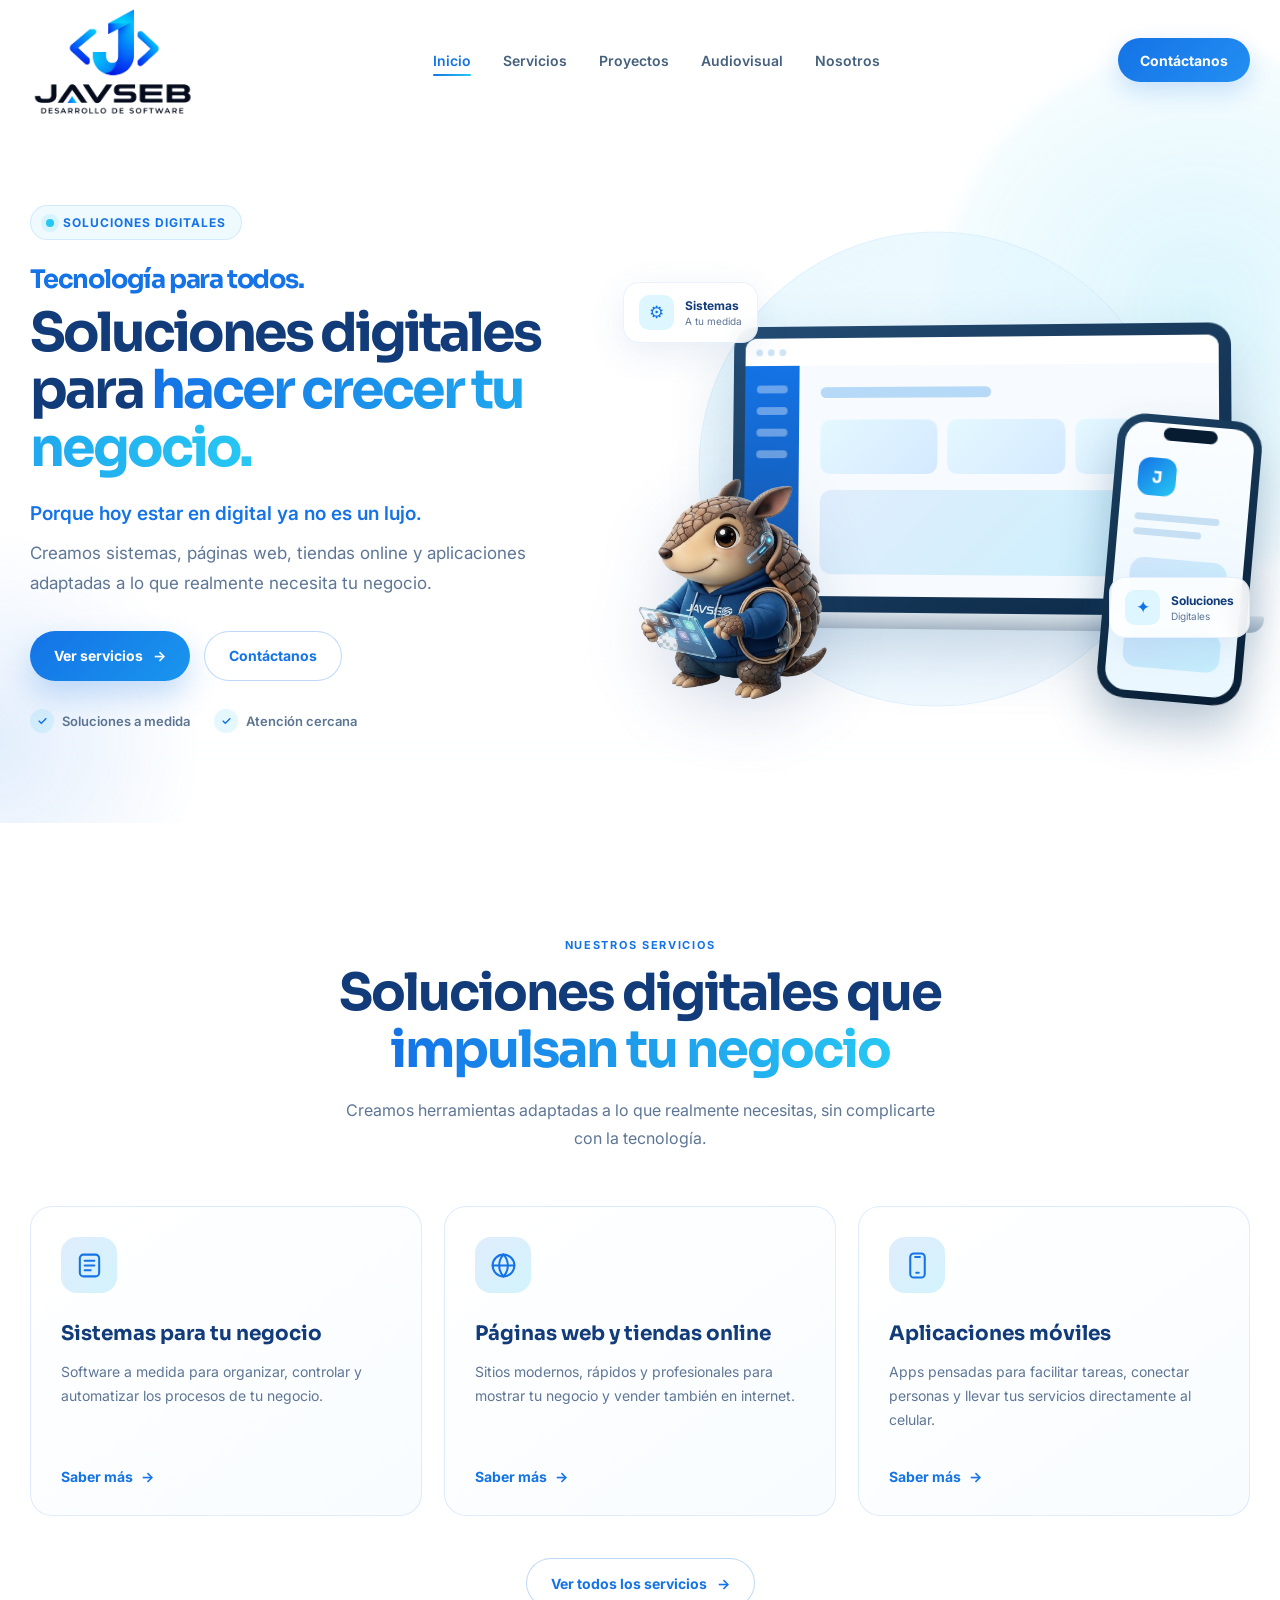
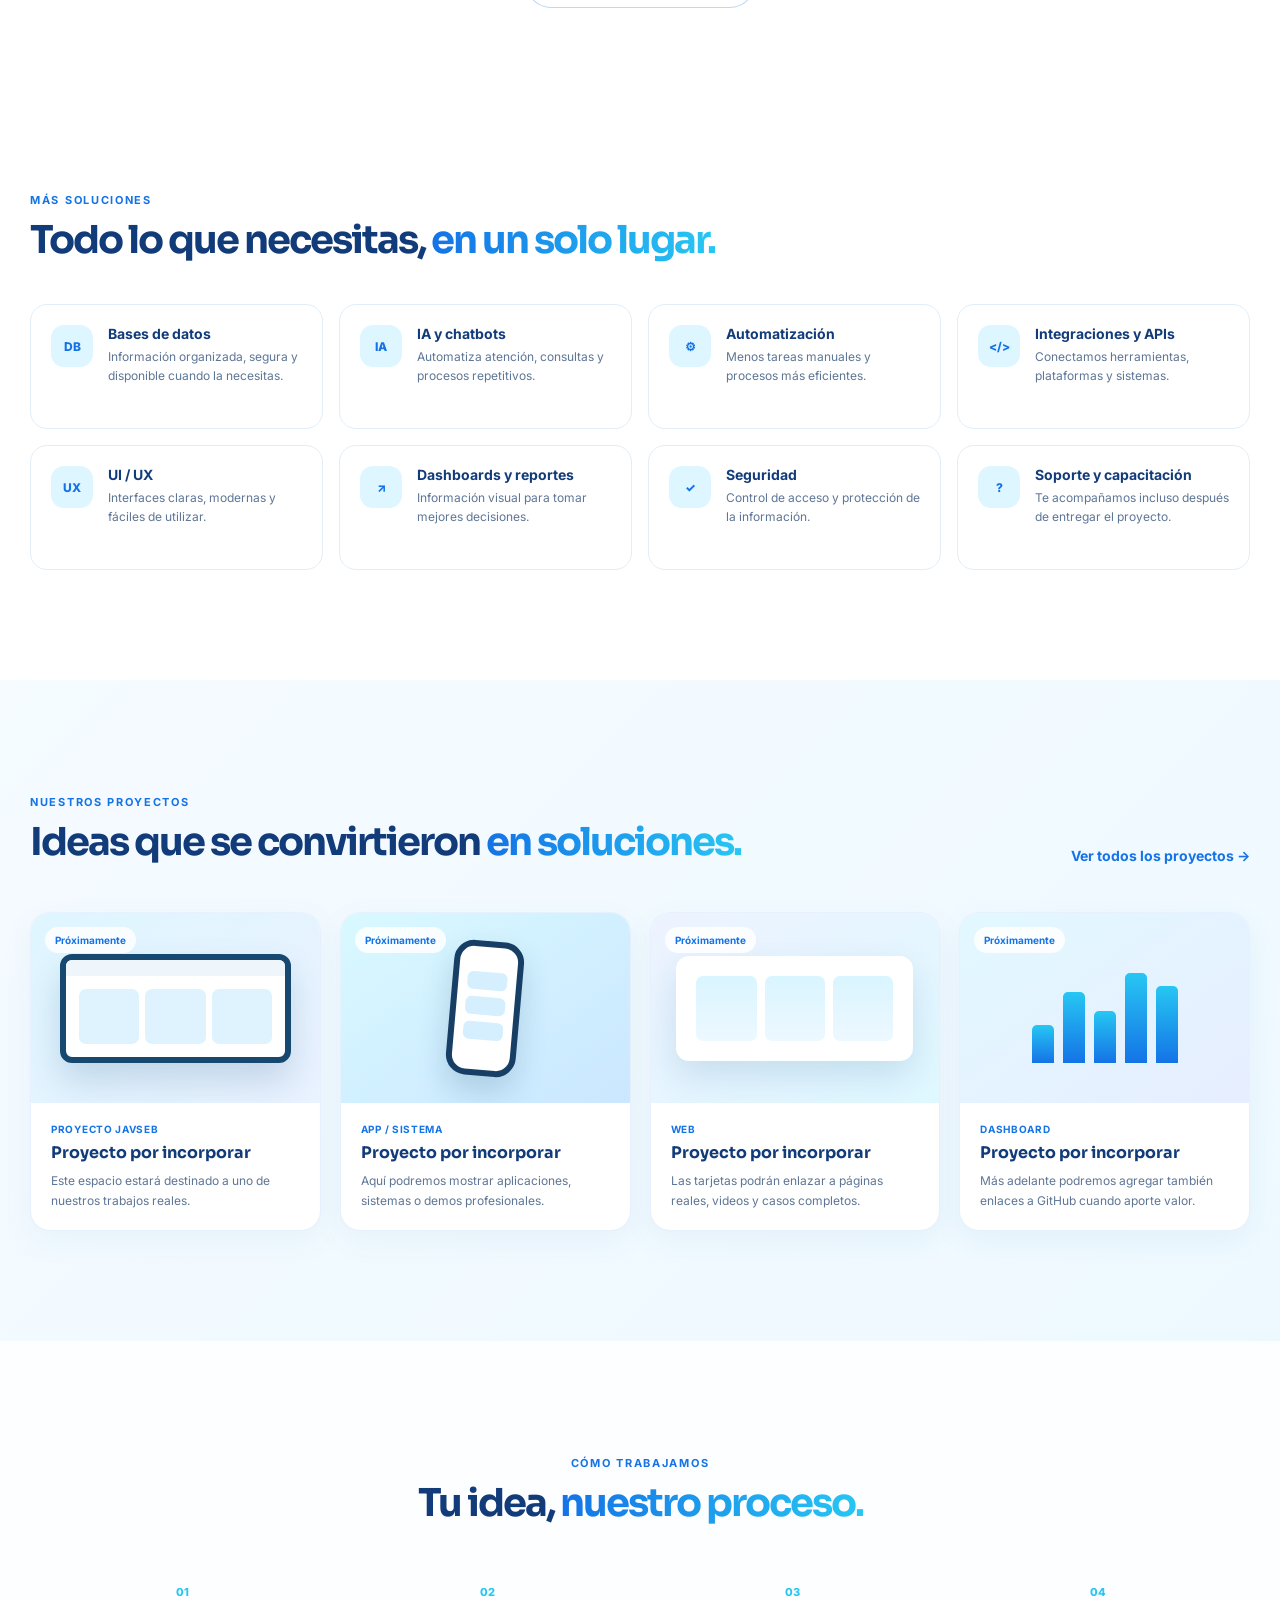
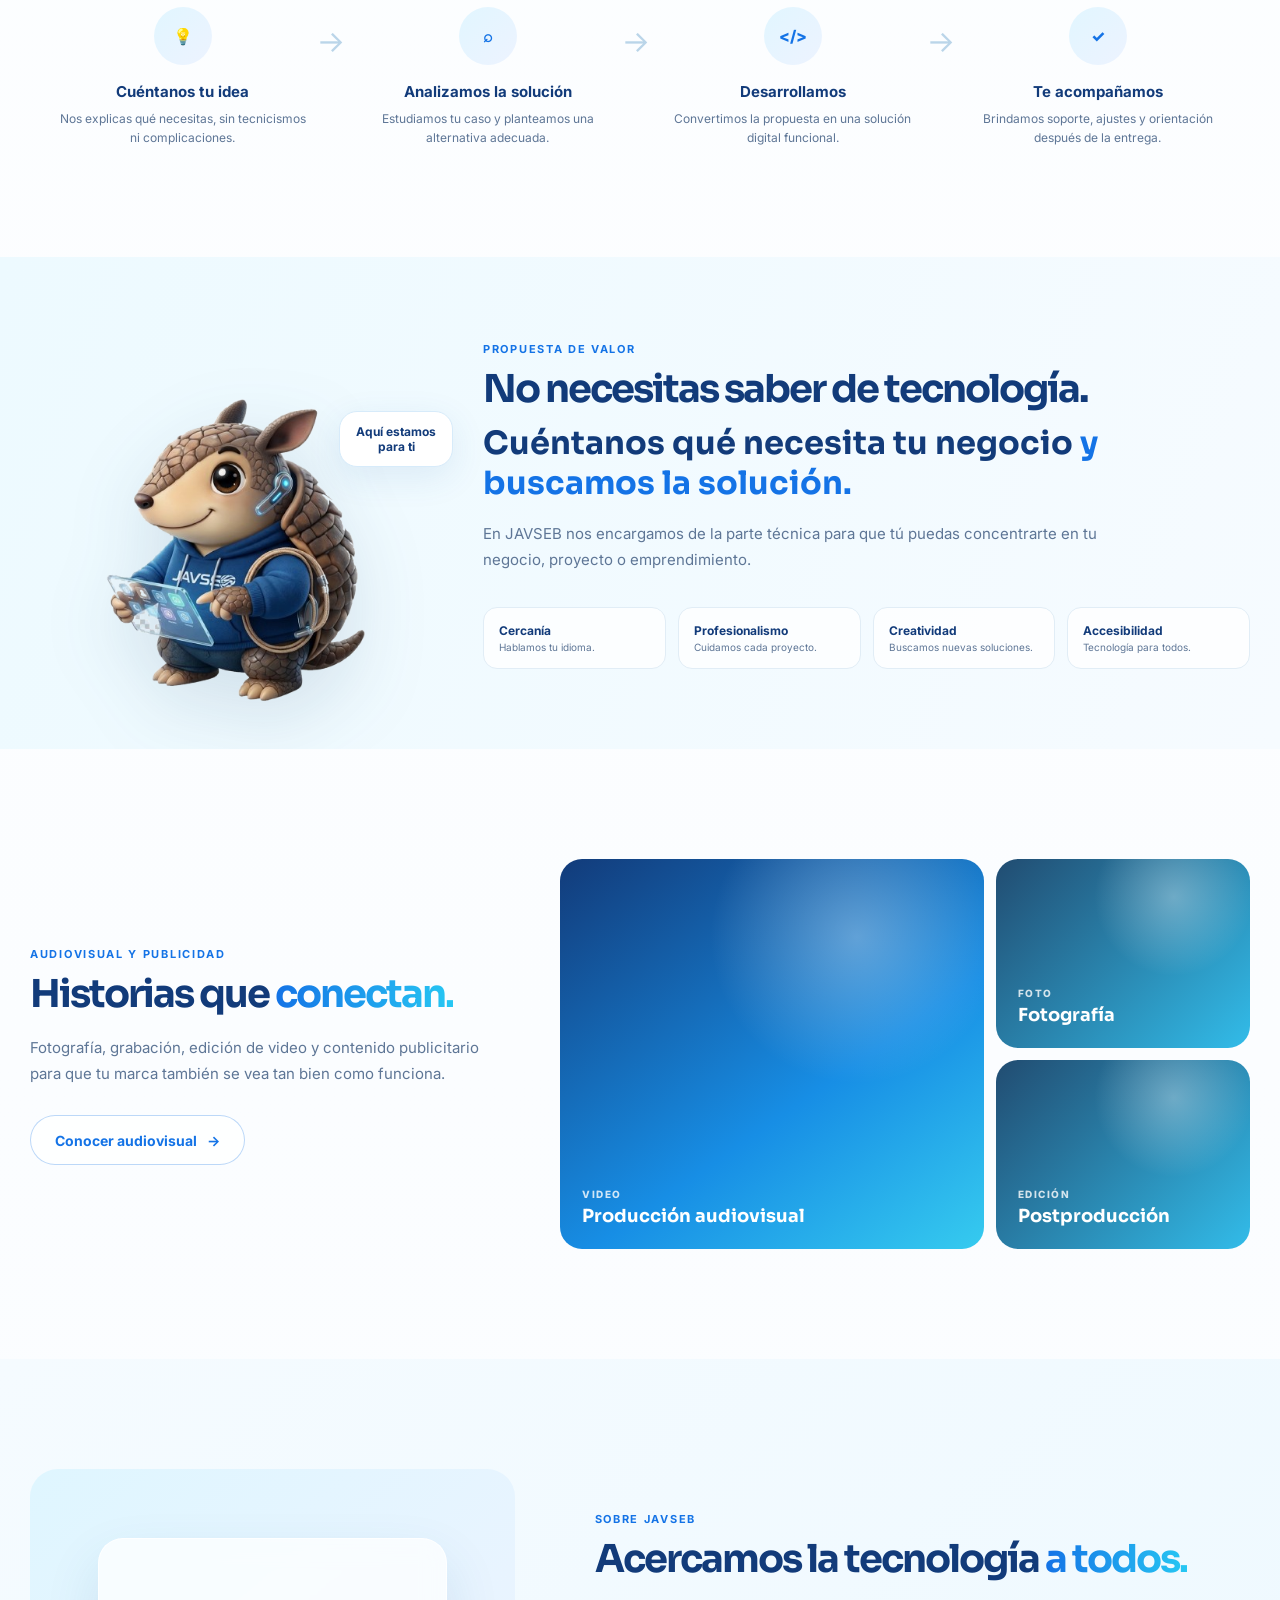
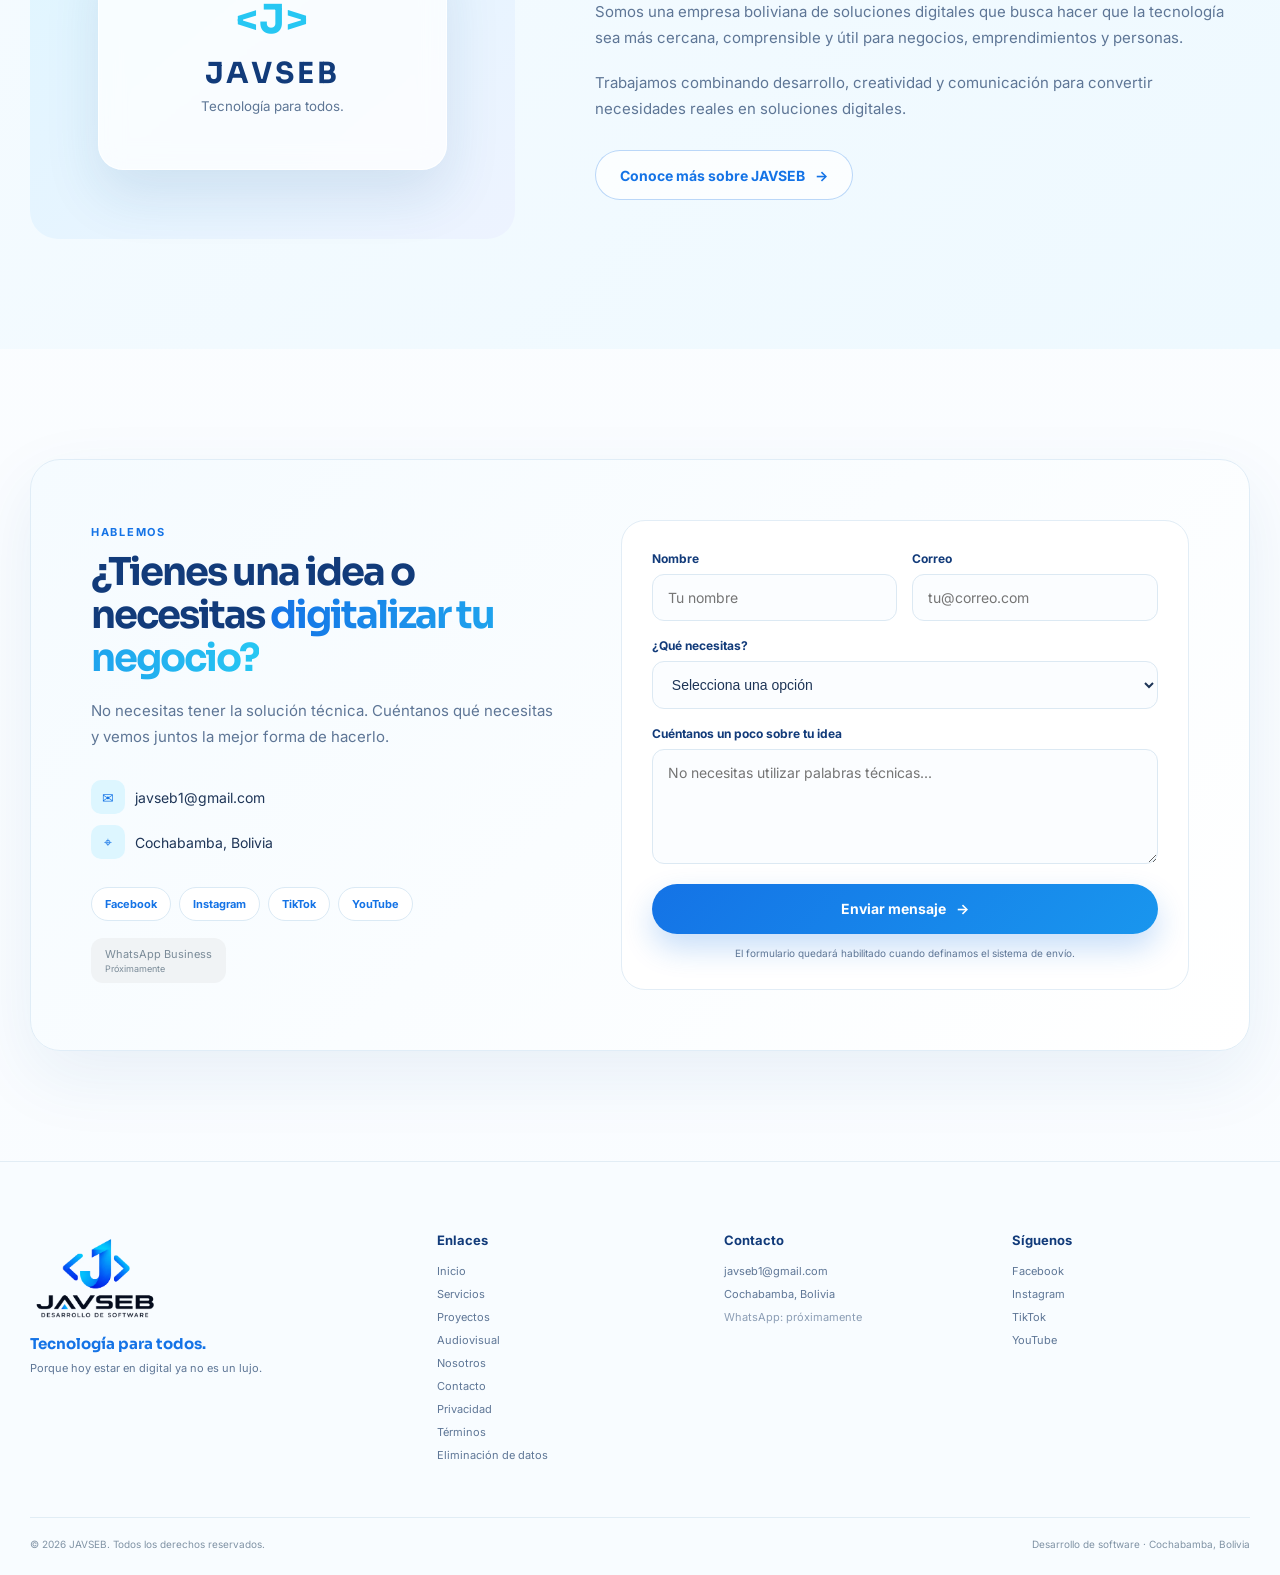
<file: index-backup.html>
<!DOCTYPE html>
<html lang="es">

<head>
  <meta charset="UTF-8">

  <meta
    name="viewport"
    content="width=device-width, initial-scale=1.0"
  >

  <meta
    name="description"
    content="JAVSEB crea sistemas, páginas web, tiendas online y aplicaciones móviles para negocios, emprendimientos y personas."
  >

  <title>JAVSEB | Tecnología para todos</title>

  <!-- Google Fonts -->
  <link rel="preconnect" href="https://fonts.googleapis.com">

  <link
    rel="preconnect"
    href="https://fonts.gstatic.com"
    crossorigin
  >

  <link
    href="https://fonts.googleapis.com/css2?family=Inter:wght@400;500;600;700&family=Sora:wght@500;600;700&display=swap"
    rel="stylesheet"
  >

  <!-- CSS -->
  <link
    rel="stylesheet"
    href="assets/css/styles.css"
  >

  <link
    rel="stylesheet"
    href="assets/css/responsive.css"
  >
</head>


<body>

  <!-- ========================================
       HEADER
  ========================================= -->
  <header
    class="header"
    id="header"
  >

    <div class="container header__content">

      <!-- LOGO -->
      
        <a
        href="/"
        class="logo"
        aria-label="JAVSEB - Inicio"
      >

        <img
          src="assets/img/logo/logo-javseb-oficial.png"
          alt="Logo oficial de JAVSEB"
          class="logo__image"
        >

      </a>


      <!-- NAVEGACIÓN -->
      <nav
        class="nav"
        id="nav"
      >

        
          <a
          href="/"
          class="nav__link active"
        >
          Inicio
        </a>

        
          <a
          href="servicios/"
          class="nav__link"
        >
          Servicios
        </a>

        
          <a
          href="proyectos/"
          class="nav__link"
        >
          Proyectos
        </a>

        
          <a
          href="audiovisual/"
          class="nav__link"
        >
          Audiovisual
        </a>

        
          <a
          href="nosotros/"
          class="nav__link"
        >
          Nosotros
        </a>

        
          <a
          href="contacto/"
          class="nav__link nav__link--mobile-contact"
        >
          Contacto
        </a>

      </nav>


      <!-- ACCIONES HEADER -->
      <div class="header__actions">

        
          <a
          href="contacto/"
          class="button button--small header__contact"
        >
          Contáctanos
        </a>

        <button
          class="menu-toggle"
          id="menuToggle"
          aria-label="Abrir menú"
          aria-expanded="false"
        >
          <span></span>
          <span></span>
          <span></span>
        </button>

      </div>

    </div>

  </header>


  <!-- ========================================
       CONTENIDO PRINCIPAL
  ========================================= -->
  <main>


    <!-- ========================================
         HERO
    ========================================= -->
    <section class="hero">

      <!-- Decoraciones -->
      <div class="hero__blur hero__blur--one"></div>
      <div class="hero__blur hero__blur--two"></div>


      <div class="container hero__content">


        <!-- ========================================
             HERO - TEXTO
        ========================================= -->
        <div class="hero__info">

          <div class="hero__tag">

            <span class="hero__tag-dot"></span>

            SOLUCIONES DIGITALES

          </div>


          <h1 class="hero__title">

            <span class="hero__brand-message">
              Tecnología para todos.
            </span>

            Soluciones digitales para

            <span class="text-gradient">
              hacer crecer tu negocio.
            </span>

          </h1>


          <p class="hero__subtitle">
            Porque hoy estar en digital ya no es un lujo.
          </p>


          <p class="hero__description">
            Creamos sistemas, páginas web, tiendas online y aplicaciones
            adaptadas a lo que realmente necesita tu negocio.
          </p>


          <!-- BOTONES -->
          <div class="hero__buttons">

            
              <a
              href="servicios/"
              class="button button--primary"
            >
              Ver servicios
              <span aria-hidden="true">→</span>
            </a>

            
              <a
              href="contacto/"
              class="button button--secondary"
            >
              Contáctanos
            </a>

          </div>


          <!-- MINI BENEFICIOS -->
          <div class="hero__mini-info">

            <div class="mini-info">

              <span class="mini-info__icon">
                ✓
              </span>

              Soluciones a medida

            </div>


            <div class="mini-info">

              <span class="mini-info__icon">
                ✓
              </span>

              Atención cercana

            </div>

          </div>

        </div>


        <!-- ========================================
             HERO - VISUAL
        ========================================= -->
        <div class="hero__visual">


          <!-- CÍRCULO DECORATIVO -->
          <div class="hero__visual-circle"></div>


          <!-- ========================================
               LAPTOP
          ========================================= -->
          <div class="device device--laptop">

            <div class="device__screen">

              <div class="fake-browser">


                <div class="fake-browser__top">
                  <span></span>
                  <span></span>
                  <span></span>
                </div>


                <div class="fake-dashboard">


                  <!-- SIDEBAR -->
                  <div class="fake-dashboard__sidebar">
                    <div></div>
                    <div></div>
                    <div></div>
                    <div></div>
                  </div>


                  <!-- CONTENIDO -->
                  <div class="fake-dashboard__main">

                    <div class="fake-dashboard__heading"></div>


                    <div class="fake-dashboard__cards">

                      <div></div>
                      <div></div>
                      <div></div>

                    </div>


                    <div class="fake-dashboard__chart"></div>

                  </div>

                </div>

              </div>

            </div>

          </div>


          <!-- ========================================
               TELÉFONO
          ========================================= -->
          <div class="device device--phone">

            <div class="phone__notch"></div>


            <div class="phone__content">

              <div class="phone__logo">
                J
              </div>


              <div class="phone__line phone__line--large"></div>

              <div class="phone__line"></div>


              <div class="phone__card"></div>

              <div class="phone__card phone__card--small"></div>

            </div>

          </div>


          <!-- ========================================
               KIRU
          ========================================= -->
          <div class="kiru-hero">

            <img
              src="assets/img/kiru/kiru-hero.png"
              alt="Kiru, mascota tecnológica de JAVSEB"
              class="kiru-hero__img"
            >

          </div>


          <!-- ========================================
               TARJETA FLOTANTE 1
          ========================================= -->
          <div class="floating-card floating-card--one">

            <span class="floating-card__icon">
              ⚙
            </span>

            <div>

              <strong>
                Sistemas
              </strong>

              <small>
                A tu medida
              </small>

            </div>

          </div>


          <!-- ========================================
               TARJETA FLOTANTE 2
          ========================================= -->
          <div class="floating-card floating-card--two">

            <span class="floating-card__icon">
              ✦
            </span>

            <div>

              <strong>
                Soluciones
              </strong>

              <small>
                Digitales
              </small>

            </div>

          </div>


        </div>

      </div>

    </section>
<!-- ========================================
     SERVICIOS PRINCIPALES
========================================= -->
<section class="main-services section reveal" id="servicios">

  <div class="container">

    <div class="section-heading section-heading--center">

      <span class="section-tag">
        NUESTROS SERVICIOS
      </span>

      <h2 class="section-title">
        Soluciones digitales que
        <span class="text-gradient">impulsan tu negocio</span>
      </h2>

      <p class="section-description">
        Creamos herramientas adaptadas a lo que realmente necesitas,
        sin complicarte con la tecnología.
      </p>

    </div>


    <div class="main-services__grid">

      <!-- SISTEMAS -->
      <article class="service-card">

        <div class="service-card__icon">
          <svg viewBox="0 0 24 24" aria-hidden="true">
            <rect x="4" y="3" width="16" height="18" rx="3"></rect>
            <path d="M8 8h8"></path>
            <path d="M8 12h8"></path>
            <path d="M8 16h5"></path>
          </svg>
        </div>

        <h3>Sistemas para tu negocio</h3>

        <p>
          Software a medida para organizar, controlar y automatizar
          los procesos de tu negocio.
        </p>

        <a href="servicios/" class="service-card__link">
          Saber más
          <span>→</span>
        </a>

      </article>


      <!-- WEB -->
      <article class="service-card">

        <div class="service-card__icon">
          <svg viewBox="0 0 24 24" aria-hidden="true">
            <circle cx="12" cy="12" r="9"></circle>
            <path d="M3 12h18"></path>
            <path d="M12 3c2.4 2.6 3.6 5.6 3.6 9s-1.2 6.4-3.6 9"></path>
            <path d="M12 3c-2.4 2.6-3.6 5.6-3.6 9s1.2 6.4 3.6 9"></path>
          </svg>
        </div>

        <h3>Páginas web y tiendas online</h3>

        <p>
          Sitios modernos, rápidos y profesionales para mostrar tu
          negocio y vender también en internet.
        </p>

        <a href="servicios/" class="service-card__link">
          Saber más
          <span>→</span>
        </a>

      </article>


      <!-- APPS -->
      <article class="service-card">

        <div class="service-card__icon">
          <svg viewBox="0 0 24 24" aria-hidden="true">
            <rect x="6" y="2" width="12" height="20" rx="3"></rect>
            <path d="M10 5h4"></path>
            <path d="M11 18h2"></path>
          </svg>
        </div>

        <h3>Aplicaciones móviles</h3>

        <p>
          Apps pensadas para facilitar tareas, conectar personas y
          llevar tus servicios directamente al celular.
        </p>

        <a href="servicios/" class="service-card__link">
          Saber más
          <span>→</span>
        </a>

      </article>

    </div>


    <div class="section-action">
      <a href="servicios/" class="button button--secondary">
        Ver todos los servicios
        <span>→</span>
      </a>
    </div>

  </div>

</section>



<!-- ========================================
     SERVICIOS COMPLEMENTARIOS
========================================= -->
<section class="extra-services section reveal">

  <div class="container">

    <div class="section-heading">

      <span class="section-tag">
        MÁS SOLUCIONES
      </span>

      <h2 class="section-title section-title--medium">
        Todo lo que necesitas,
        <span class="text-gradient">en un solo lugar.</span>
      </h2>

    </div>


    <div class="extra-services__grid">

      <article class="mini-service">
        <span class="mini-service__icon">DB</span>
        <div>
          <h3>Bases de datos</h3>
          <p>Información organizada, segura y disponible cuando la necesitas.</p>
        </div>
      </article>

      <article class="mini-service">
        <span class="mini-service__icon">IA</span>
        <div>
          <h3>IA y chatbots</h3>
          <p>Automatiza atención, consultas y procesos repetitivos.</p>
        </div>
      </article>

      <article class="mini-service">
        <span class="mini-service__icon">⚙</span>
        <div>
          <h3>Automatización</h3>
          <p>Menos tareas manuales y procesos más eficientes.</p>
        </div>
      </article>

      <article class="mini-service">
        <span class="mini-service__icon">&lt;/&gt;</span>
        <div>
          <h3>Integraciones y APIs</h3>
          <p>Conectamos herramientas, plataformas y sistemas.</p>
        </div>
      </article>

      <article class="mini-service">
        <span class="mini-service__icon">UX</span>
        <div>
          <h3>UI / UX</h3>
          <p>Interfaces claras, modernas y fáciles de utilizar.</p>
        </div>
      </article>

      <article class="mini-service">
        <span class="mini-service__icon">↗</span>
        <div>
          <h3>Dashboards y reportes</h3>
          <p>Información visual para tomar mejores decisiones.</p>
        </div>
      </article>

      <article class="mini-service">
        <span class="mini-service__icon">✓</span>
        <div>
          <h3>Seguridad</h3>
          <p>Control de acceso y protección de la información.</p>
        </div>
      </article>

      <article class="mini-service">
        <span class="mini-service__icon">?</span>
        <div>
          <h3>Soporte y capacitación</h3>
          <p>Te acompañamos incluso después de entregar el proyecto.</p>
        </div>
      </article>

    </div>

  </div>

</section>



<!-- ========================================
     PROYECTOS
========================================= -->
<section class="projects-preview section section--soft reveal">

  <div class="container">

    <div class="section-heading-row">

      <div class="section-heading">
        <span class="section-tag">NUESTROS PROYECTOS</span>

        <h2 class="section-title section-title--medium">
          Ideas que se convirtieron
          <span class="text-gradient">en soluciones.</span>
        </h2>
      </div>

      <a href="proyectos/" class="section-text-link">
        Ver todos los proyectos →
      </a>

    </div>


    <div class="projects-preview__grid">

      <!-- PROYECTO 1 -->
      <article class="project-card project-card--pending">

        <div class="project-card__visual">

          <div class="project-mockup">
            <div class="project-mockup__top"></div>
            <div class="project-mockup__content">
              <div></div>
              <div></div>
              <div></div>
            </div>
          </div>

          <span class="project-card__status">
            Próximamente
          </span>

        </div>

        <div class="project-card__body">

          <span class="project-card__category">
            Proyecto JAVSEB
          </span>

          <h3>Proyecto por incorporar</h3>

          <p>
            Este espacio estará destinado a uno de nuestros trabajos reales.
          </p>

        </div>

      </article>


      <!-- PROYECTO 2 -->
      <article class="project-card project-card--pending">

        <div class="project-card__visual project-card__visual--two">

          <div class="project-phone">
            <div></div>
            <div></div>
            <div></div>
          </div>

          <span class="project-card__status">
            Próximamente
          </span>

        </div>

        <div class="project-card__body">

          <span class="project-card__category">
            App / Sistema
          </span>

          <h3>Proyecto por incorporar</h3>

          <p>
            Aquí podremos mostrar aplicaciones, sistemas o demos profesionales.
          </p>

        </div>

      </article>


      <!-- PROYECTO 3 -->
      <article class="project-card project-card--pending">

        <div class="project-card__visual project-card__visual--three">

          <div class="project-window">
            <span></span>
            <span></span>
            <span></span>
          </div>

          <span class="project-card__status">
            Próximamente
          </span>

        </div>

        <div class="project-card__body">

          <span class="project-card__category">
            Web
          </span>

          <h3>Proyecto por incorporar</h3>

          <p>
            Las tarjetas podrán enlazar a páginas reales, videos y casos completos.
          </p>

        </div>

      </article>


      <!-- PROYECTO 4 -->
      <article class="project-card project-card--pending">

        <div class="project-card__visual project-card__visual--four">

          <div class="project-chart">
            <span style="height: 35%"></span>
            <span style="height: 65%"></span>
            <span style="height: 48%"></span>
            <span style="height: 82%"></span>
            <span style="height: 70%"></span>
          </div>

          <span class="project-card__status">
            Próximamente
          </span>

        </div>

        <div class="project-card__body">

          <span class="project-card__category">
            Dashboard
          </span>

          <h3>Proyecto por incorporar</h3>

          <p>
            Más adelante podremos agregar también enlaces a GitHub cuando aporte valor.
          </p>

        </div>

      </article>

    </div>

  </div>

</section>



<!-- ========================================
     CÓMO TRABAJAMOS
========================================= -->
<section class="process section reveal">

  <div class="container">

    <div class="section-heading section-heading--center">

      <span class="section-tag">
        CÓMO TRABAJAMOS
      </span>

      <h2 class="section-title section-title--medium">
        Tu idea,
        <span class="text-gradient">nuestro proceso.</span>
      </h2>

    </div>


    <div class="process__grid">

      <article class="process-step">

        <div class="process-step__number">01</div>
        <div class="process-step__icon">💡</div>

        <h3>Cuéntanos tu idea</h3>

        <p>
          Nos explicas qué necesitas, sin tecnicismos ni complicaciones.
        </p>

      </article>


      <article class="process-step">

        <div class="process-step__number">02</div>
        <div class="process-step__icon">⌕</div>

        <h3>Analizamos la solución</h3>

        <p>
          Estudiamos tu caso y planteamos una alternativa adecuada.
        </p>

      </article>


      <article class="process-step">

        <div class="process-step__number">03</div>
        <div class="process-step__icon">&lt;/&gt;</div>

        <h3>Desarrollamos</h3>

        <p>
          Convertimos la propuesta en una solución digital funcional.
        </p>

      </article>


      <article class="process-step">

        <div class="process-step__number">04</div>
        <div class="process-step__icon">✓</div>

        <h3>Te acompañamos</h3>

        <p>
          Brindamos soporte, ajustes y orientación después de la entrega.
        </p>

      </article>

    </div>

  </div>

</section>



<!-- ========================================
     PROPUESTA DE VALOR
========================================= -->
<section class="value-section reveal">

  <div class="container value-section__content">

    <div class="value-section__kiru">

      <div class="value-section__bubble">
        Aquí estamos<br>para ti
      </div>

      <img
        src="assets/img/kiru/kiru-hero.png"
        alt="Kiru, mascota de JAVSEB"
      >

    </div>


    <div class="value-section__info">

      <span class="section-tag">
        PROPUESTA DE VALOR
      </span>

      <h2 class="section-title section-title--medium">
        No necesitas saber de tecnología.
      </h2>

      <h3>
        Cuéntanos qué necesita tu negocio
        <span>y buscamos la solución.</span>
      </h3>

      <p>
        En JAVSEB nos encargamos de la parte técnica para que tú puedas
        concentrarte en tu negocio, proyecto o emprendimiento.
      </p>


      <div class="value-points">

        <div>
          <strong>Cercanía</strong>
          <span>Hablamos tu idioma.</span>
        </div>

        <div>
          <strong>Profesionalismo</strong>
          <span>Cuidamos cada proyecto.</span>
        </div>

        <div>
          <strong>Creatividad</strong>
          <span>Buscamos nuevas soluciones.</span>
        </div>

        <div>
          <strong>Accesibilidad</strong>
          <span>Tecnología para todos.</span>
        </div>

      </div>

    </div>

  </div>

</section>



<!-- ========================================
     AUDIOVISUAL
========================================= -->
<section class="audiovisual-preview section reveal">

  <div class="container audiovisual-preview__content">

    <div class="audiovisual-preview__info">

      <span class="section-tag">
        AUDIOVISUAL Y PUBLICIDAD
      </span>

      <h2 class="section-title section-title--medium">
        Historias que
        <span class="text-gradient">conectan.</span>
      </h2>

      <p>
        Fotografía, grabación, edición de video y contenido publicitario
        para que tu marca también se vea tan bien como funciona.
      </p>

      
        <a
        href="audiovisual/"
        class="button button--secondary"
      >
        Conocer audiovisual
        <span>→</span>
      </a>

    </div>


    <!-- Se reemplaza después con fotos/videos reales -->
    <div class="audiovisual-gallery">

      <div class="media-placeholder media-placeholder--main">
        <span>VIDEO</span>
        <strong>Producción audiovisual</strong>
      </div>

      <div class="media-placeholder">
        <span>FOTO</span>
        <strong>Fotografía</strong>
      </div>

      <div class="media-placeholder">
        <span>EDICIÓN</span>
        <strong>Postproducción</strong>
      </div>

    </div>

  </div>

</section>



<!-- ========================================
     NOSOTROS
========================================= -->
<section class="about-preview section section--soft reveal">

  <div class="container about-preview__content">

    <!-- Visual provisional -->
    <div class="about-preview__visual">

      <div class="about-brand-card">

        <span>&lt;J&gt;</span>

        <strong>JAVSEB</strong>

        <small>
          Tecnología para todos.
        </small>

      </div>

    </div>


    <div class="about-preview__info">

      <span class="section-tag">
        SOBRE JAVSEB
      </span>

      <h2 class="section-title section-title--medium">
        Acercamos la tecnología
        <span class="text-gradient">a todos.</span>
      </h2>

      <p>
        Somos una empresa boliviana de soluciones digitales que busca
        hacer que la tecnología sea más cercana, comprensible y útil
        para negocios, emprendimientos y personas.
      </p>

      <p>
        Trabajamos combinando desarrollo, creatividad y comunicación
        para convertir necesidades reales en soluciones digitales.
      </p>

      
        <a
        href="nosotros/"
        class="button button--secondary"
      >
        Conoce más sobre JAVSEB
        <span>→</span>
      </a>

    </div>

  </div>

</section>



<!-- ========================================
     CONTACTO
========================================= -->
<section class="contact-preview section reveal" id="contacto">

  <div class="container">

    <div class="contact-preview__box">

      <div class="contact-preview__info">

        <span class="section-tag">
          HABLEMOS
        </span>

        <h2 class="section-title section-title--medium">
          ¿Tienes una idea o necesitas
          <span class="text-gradient">digitalizar tu negocio?</span>
        </h2>

        <p>
          No necesitas tener la solución técnica. Cuéntanos qué necesitas
          y vemos juntos la mejor forma de hacerlo.
        </p>


        <div class="contact-data">

          <a href="mailto:javseb1@gmail.com">
            <span>✉</span>
            javseb1@gmail.com
          </a>

          <div>
            <span>⌖</span>
            Cochabamba, Bolivia
          </div>

        </div>


        <div class="social-links">

          
            <a
            href="https://www.facebook.com/javsebsoftware/"
            target="_blank"
            rel="noopener noreferrer"
          >
            Facebook
          </a>

          
            <a
            href="https://www.instagram.com/javseb_/?hl=es"
            target="_blank"
            rel="noopener noreferrer"
          >
            Instagram
          </a>

          
            <a
            href="https://www.tiktok.com/@javsebsoftware"
            target="_blank"
            rel="noopener noreferrer"
          >
            TikTok
          </a>

          
            <a
            href="https://www.youtube.com/@JavSeb"
            target="_blank"
            rel="noopener noreferrer"
          >
            YouTube
          </a>

        </div>


        <div class="whatsapp-pending">

          <span>WhatsApp Business</span>

          <small>
            Próximamente
          </small>

        </div>

      </div>


      <!-- FORMULARIO PREPARADO -->
      <form
        class="contact-form"
        id="contactForm"
      >

        <div class="contact-form__row">

          <label>
            Nombre

            <input
              type="text"
              name="nombre"
              placeholder="Tu nombre"
              required
            >
          </label>

          <label>
            Correo

            <input
              type="email"
              name="correo"
              placeholder="tu@correo.com"
              required
            >
          </label>

        </div>


        <label>
          ¿Qué necesitas?

          <select name="servicio">

            <option value="">
              Selecciona una opción
            </option>

            <option value="sistema">
              Sistema personalizado
            </option>

            <option value="web">
              Página web / tienda online
            </option>

            <option value="app">
              Aplicación móvil
            </option>

            <option value="audiovisual">
              Audiovisual / publicidad
            </option>

            <option value="otro">
              Otro
            </option>

          </select>

        </label>


        <label>
          Cuéntanos un poco sobre tu idea

          <textarea
            name="mensaje"
            rows="5"
            placeholder="No necesitas utilizar palabras técnicas..."
            required
          ></textarea>

        </label>


        <button
          type="submit"
          class="button button--primary contact-form__button"
        >
          Enviar mensaje
          <span>→</span>
        </button>


        <p class="contact-form__status" id="formStatus">
          El formulario quedará habilitado cuando definamos el sistema de envío.
        </p>

      </form>

    </div>

  </div>

</section>
  </main>
  <!-- ========================================
     FOOTER
========================================= -->
<footer class="footer">

  <div class="container footer__grid">


    <!-- MARCA -->
    <div class="footer__brand">

      <a href="/" class="footer__logo">

        <img
          src="assets/img/logo/logo-javseb-oficial.png"
          alt="JAVSEB"
        >

      </a>

      <p>
        Tecnología para todos.
      </p>

      <span>
        Porque hoy estar en digital ya no es un lujo.
      </span>

    </div>


    <!-- ENLACES -->
    <div class="footer__column">

      <h3>Enlaces</h3>

      <a href="/">Inicio</a>
      <a href="servicios/">Servicios</a>
      <a href="proyectos/">Proyectos</a>
      <a href="audiovisual/">Audiovisual</a>
      <a href="nosotros/">Nosotros</a>
      <a href="contacto/">Contacto</a>

      <a href="privacidad/">Privacidad</a>
      <a href="terminos/">Términos</a>
      <a href="eliminacion-datos/">Eliminación de datos</a>

    </div>


    <!-- CONTACTO -->
    <div class="footer__column">

      <h3>Contacto</h3>

      <a href="mailto:javseb1@gmail.com">
        javseb1@gmail.com
      </a>

      <span>
        Cochabamba, Bolivia
      </span>

      <span class="footer__pending">
        WhatsApp: próximamente
      </span>

    </div>


    <!-- REDES -->
    <div class="footer__column">

      <h3>Síguenos</h3>

      
        <a
        href="https://www.facebook.com/javsebsoftware/"
        target="_blank"
        rel="noopener noreferrer"
      >
        Facebook
      </a>

      
        <a
        href="https://www.instagram.com/javseb_/?hl=es"
        target="_blank"
        rel="noopener noreferrer"
      >
        Instagram
      </a>

      
        <a
        href="https://www.tiktok.com/@javsebsoftware"
        target="_blank"
        rel="noopener noreferrer"
      >
        TikTok
      </a>

      
        <a
        href="https://www.youtube.com/@JavSeb"
        target="_blank"
        rel="noopener noreferrer"
      >
        YouTube
      </a>

    </div>

  </div>


  <div class="container footer__bottom">

    <p>
      © <span id="currentYear"></span> JAVSEB.
      Todos los derechos reservados.
    </p>

    <span>
      Desarrollo de software · Cochabamba, Bolivia
    </span>

  </div>

</footer>


  <script src="assets/js/main.js"></script>
<script src="assets/js/animations.js"></script>
</body>

</html>
</file>
<file: assets/css/styles.css>
/* ========================================
   VARIABLES
======================================== */

:root {
  --primary: #1473e6;
  --primary-dark: #123b7a;
  --cyan: #27c7f3;

  --cyan-light: #ddf6ff;

  --background: #ffffff;
  --background-soft: #f4faff;

  --text: #1e3557;
  --text-soft: #5e7696;

  --border: #dcebfA;

  --shadow:
    0 20px 60px rgba(34, 104, 178, 0.12);

  --shadow-soft:
    0 10px 35px rgba(35, 102, 170, 0.10);

  --radius-small: 14px;
  --radius-medium: 24px;
  --radius-large: 38px;

  --container: 1220px;
}


/* ========================================
   RESET
======================================== */

* {
  margin: 0;
  padding: 0;
  box-sizing: border-box;
}

html {
  scroll-behavior: smooth;
}

body {
  min-height: 100vh;

  background:
    linear-gradient(
      180deg,
      #ffffff 0%,
      #f9fcff 100%
    );

  color: var(--text);

  font-family:
    "Inter",
    Arial,
    sans-serif;

  overflow-x: hidden;
}

img {
  display: block;
  max-width: 100%;
}

a {
  color: inherit;
  text-decoration: none;
}

button,
input,
textarea {
  font-family: inherit;
}

button {
  border: none;
}


/* ========================================
   GENERAL
======================================== */

.container {
  width: min(
    calc(100% - 48px),
    var(--container)
  );

  margin-inline: auto;
}


/* ========================================
   HEADER
======================================== */

.header {
  position: fixed;

  top: 0;
  left: 0;

  width: 100%;

  z-index: 1000;

  transition:
    background 0.3s ease,
    box-shadow 0.3s ease,
    backdrop-filter 0.3s ease;
}

.header.scrolled {
  background:
    rgba(255, 255, 255, 0.88);

  backdrop-filter: blur(16px);

  -webkit-backdrop-filter:
    blur(16px);

  box-shadow:
    0 6px 30px rgba(20, 74, 135, 0.07);
}

.header__content {
  height: 120px;

  display: flex;
  align-items: center;
  justify-content: space-between;

  gap: 32px;
}


/* LOGO */

.logo {
  position: relative;

  z-index: 1100;

  display: flex;
  align-items: center;
}

.logo__text {
  font-family:
    "Sora",
    sans-serif;

  font-size: 28px;
  font-weight: 700;

  letter-spacing: -1.5px;

  color: var(--primary-dark);
}

.logo__text span {
  color: var(--cyan);
}

.logo__image {
  height: 120px;
  width: auto;
  display: block;
  object-fit: contain;
}


/* NAVEGACIÓN */

.nav {
  display: flex;
  align-items: center;

  gap: 32px;
}

.nav__link {
  position: relative;

  padding: 10px 0;

  color: #46617e;

  font-size: 14px;
  font-weight: 600;

  transition:
    color 0.25s ease;
}

.nav__link::after {
  content: "";

  position: absolute;

  bottom: 3px;
  left: 0;

  width: 0;
  height: 2px;

  border-radius: 10px;

  background:
    linear-gradient(
      90deg,
      var(--primary),
      var(--cyan)
    );

  transition:
    width 0.25s ease;
}

.nav__link:hover,
.nav__link.active {
  color: var(--primary);
}

.nav__link:hover::after,
.nav__link.active::after {
  width: 100%;
}

.nav__link--mobile-contact {
  display: none;
}


/* HEADER ACTIONS */

.header__actions {
  display: flex;
  align-items: center;

  gap: 14px;
}


/* ========================================
   BUTTONS
======================================== */

.button {
  min-height: 50px;

  display: inline-flex;
  align-items: center;
  justify-content: center;

  gap: 10px;

  padding: 0 24px;

  border-radius: 999px;

  font-weight: 700;
  font-size: 14px;

  transition:
    transform 0.25s ease,
    box-shadow 0.25s ease,
    background 0.25s ease;
}

.button:hover {
  transform: translateY(-2px);
}

.button--small {
  min-height: 44px;

  padding-inline: 22px;

  color: white;

  background:
    linear-gradient(
      135deg,
      var(--primary),
      #238ff2
    );

  box-shadow:
    0 9px 24px rgba(20, 115, 230, 0.20);
}

.button--primary {
  color: white;

  background:
    linear-gradient(
      135deg,
      var(--primary),
      #1996ee
    );

  box-shadow:
    0 14px 30px rgba(20, 115, 230, 0.24);
}

.button--primary:hover,
.button--small:hover {
  box-shadow:
    0 16px 36px rgba(20, 115, 230, 0.30);
}

.button--secondary {
  color: var(--primary);

  border:
    1px solid rgba(20, 115, 230, 0.28);

  background:
    rgba(255, 255, 255, 0.70);
}

.button--secondary:hover {
  background:
    #ffffff;

  box-shadow: var(--shadow-soft);
}


/* ========================================
   MOBILE MENU BUTTON
======================================== */

.menu-toggle {
  width: 44px;
  height: 44px;

  display: none;

  align-items: center;
  justify-content: center;

  flex-direction: column;

  gap: 5px;

  border-radius: 50%;

  background:
    rgba(20, 115, 230, 0.08);

  cursor: pointer;

  position: relative;

  z-index: 1100;
}

.menu-toggle span {
  width: 20px;
  height: 2px;

  border-radius: 4px;

  background: var(--primary-dark);

  transition:
    transform 0.3s ease,
    opacity 0.3s ease;
}

.menu-toggle.active span:nth-child(1) {
  transform:
    translateY(7px)
    rotate(45deg);
}

.menu-toggle.active span:nth-child(2) {
  opacity: 0;
}

.menu-toggle.active span:nth-child(3) {
  transform:
    translateY(-7px)
    rotate(-45deg);
}


/* ========================================
   HERO
======================================== */

.hero {
  position: relative;

  min-height: 760px;

  display: flex;
  align-items: center;

  padding:
    205px 0 90px;

  overflow: hidden;
}


/* DECORACIONES */

.hero__blur {
  position: absolute;

  border-radius: 50%;

  filter: blur(8px);

  pointer-events: none;
}

.hero__blur--one {
  width: 520px;
  height: 520px;

  right: -180px;
  top: 50px;

  background:
    radial-gradient(
      circle,
      rgba(39, 199, 243, 0.16),
      rgba(39, 199, 243, 0)
    );
}

.hero__blur--two {
  width: 420px;
  height: 420px;

  left: -220px;
  bottom: -130px;

  background:
    radial-gradient(
      circle,
      rgba(20, 115, 230, 0.12),
      transparent 70%
    );
}


/* CONTENIDO */

.hero__content {
  position: relative;

  z-index: 2;

  display: grid;

  grid-template-columns:
    minmax(0, 0.88fr)
    minmax(0, 1.12fr);

  align-items: center;

  gap: 50px;
}


/* TEXTO */

.hero__info {
  max-width: 630px;
}

.hero__tag {
  width: fit-content;

  display: flex;
  align-items: center;

  gap: 9px;

  margin-bottom: 24px;

  padding:
    9px 15px;

  border:
    1px solid rgba(20, 115, 230, 0.13);

  border-radius: 999px;

  background:
    rgba(225, 246, 255, 0.52);

  color: var(--primary);

  font-size: 12px;
  font-weight: 700;

  letter-spacing: 1px;
}

.hero__tag-dot {
  width: 8px;
  height: 8px;

  border-radius: 50%;

  background: var(--cyan);

  box-shadow:
    0 0 0 5px rgba(39, 199, 243, 0.12);
}

.hero__title {
  max-width: 690px;

  color: var(--primary-dark);

  font-family:
    "Sora",
    sans-serif;

  font-size:
    clamp(42px, 4.2vw, 64px);

  font-weight: 700;

  letter-spacing: -3px;

  line-height: 1.07;
}

.hero__brand-message {
  display: block;

  margin-bottom: 10px;

  color: var(--primary);

  font-size:
    clamp(23px, 2vw, 30px);

  line-height: 1.2;

  letter-spacing: -1.2px;
}

.text-gradient {
  color: transparent;

  background:
    linear-gradient(
      90deg,
      var(--primary),
      var(--cyan)
    );

  background-clip: text;
  -webkit-background-clip: text;
}

.hero__subtitle {
  margin-top: 25px;

  color: var(--primary);

  font-size: 19px;
  font-weight: 600;
}

.hero__description {
  max-width: 570px;

  margin-top: 14px;

  color: var(--text-soft);

  font-size: 17px;

  line-height: 1.75;
}

.hero__buttons {
  display: flex;
  align-items: center;

  flex-wrap: wrap;

  gap: 14px;

  margin-top: 32px;
}

.hero__mini-info {
  display: flex;
  flex-wrap: wrap;

  gap: 24px;

  margin-top: 28px;
}

.mini-info {
  display: flex;
  align-items: center;

  gap: 8px;

  color: #5c7592;

  font-size: 13px;
  font-weight: 600;
}

.mini-info__icon {
  width: 24px;
  height: 24px;

  display: flex;
  align-items: center;
  justify-content: center;

  border-radius: 50%;

  background:
    rgba(39, 199, 243, 0.12);

  color: var(--primary);

  font-size: 12px;
}


/* ========================================
   HERO VISUAL
======================================== */

.hero__visual {
  position: relative;

  min-height: 510px;
}

.hero__visual-circle {
  position: absolute;

  width: 475px;
  height: 475px;

  top: 50%;
  left: 52%;

  transform:
    translate(-50%, -50%);

  border-radius: 50%;

  background:
    linear-gradient(
      145deg,
      rgba(225, 247, 255, 0.72),
      rgba(224, 239, 255, 0.38)
    );

  border:
    1px solid rgba(20, 115, 230, 0.06);
}


/* LAPTOP */

.device--laptop {
  position: absolute;

  top: 110px;
  right: 22px;

  width: min(90%, 500px);

  padding:
    12px 12px 20px;

  border-radius: 22px 22px 15px 15px;

  background:
    linear-gradient(
      150deg,
      #244c73,
      #0b2744
    );

  box-shadow:
    0 30px 65px rgba(30, 80, 130, 0.23);

  transform:
    perspective(1000px)
    rotateY(-4deg)
    rotateX(2deg);
}

.device--laptop::after {
  content: "";

  position: absolute;

  left: -6%;
  bottom: -12px;

  width: 112%;
  height: 16px;

  border-radius:
    3px 3px 18px 18px;

  background:
    linear-gradient(
      180deg,
      #d7e0e7,
      #a7b6c5
    );
}

.device__screen {
  overflow: hidden;

  border-radius: 12px;

  background: #edf7ff;
}

.fake-browser {
  min-height: 260px;
}

.fake-browser__top {
  height: 28px;

  display: flex;
  align-items: center;

  gap: 5px;

  padding:
    0 11px;

  background: white;
}

.fake-browser__top span {
  width: 7px;
  height: 7px;

  border-radius: 50%;

  background: #cfe4f5;
}

.fake-dashboard {
  display: grid;

  grid-template-columns:
    56px 1fr;

  min-height: 232px;
}

.fake-dashboard__sidebar {
  padding:
    20px 12px;

  background:
    linear-gradient(
      180deg,
      #1473e6,
      #1656a7
    );
}

.fake-dashboard__sidebar div {
  height: 8px;

  margin-bottom: 14px;

  border-radius: 10px;

  background:
    rgba(255, 255, 255, 0.36);
}

.fake-dashboard__main {
  padding: 22px;

  background: #f7fbff;
}

.fake-dashboard__heading {
  width: 46%;
  height: 11px;

  margin-bottom: 22px;

  border-radius: 10px;

  background: #b5d9f6;
}

.fake-dashboard__cards {
  display: grid;

  grid-template-columns:
    repeat(3, 1fr);

  gap: 10px;
}

.fake-dashboard__cards div {
  height: 55px;

  border-radius: 10px;

  background:
    linear-gradient(
      135deg,
      #e4f8ff,
      #d4e9ff
    );
}

.fake-dashboard__chart {
  height: 85px;

  margin-top: 16px;

  border-radius: 12px;

  background:
    linear-gradient(
      135deg,
      rgba(20, 115, 230, 0.10),
      rgba(39, 199, 243, 0.22)
    );
}


/* PHONE */

.device--phone {
  position: absolute;

  z-index: 4;

  width: 145px;
  height: 285px;

  bottom: 22px;
  right: -2px;

  padding: 8px;

  border-radius: 28px;

  background:
    linear-gradient(
      145deg,
      #1c4265,
      #071c31
    );

  box-shadow:
    0 25px 45px rgba(19, 67, 110, 0.28);

  transform:
    rotate(5deg);
}

.phone__notch {
  position: absolute;

  top: 12px;
  left: 50%;

  width: 54px;
  height: 13px;

  transform:
    translateX(-50%);

  border-radius: 999px;

  background: #071c31;

  z-index: 5;
}

.phone__content {
  height: 100%;

  padding:
    35px 16px 16px;

  border-radius: 21px;

  background:
    linear-gradient(
      180deg,
      #fafdff,
      #eaf7ff
    );
}

.phone__logo {
  width: 38px;
  height: 38px;

  display: flex;
  align-items: center;
  justify-content: center;

  margin-bottom: 18px;

  border-radius: 12px;

  background:
    linear-gradient(
      135deg,
      var(--primary),
      var(--cyan)
    );

  color: white;

  font-family: "Sora";
  font-weight: 700;
}

.phone__line {
  width: 70%;
  height: 7px;

  margin-bottom: 8px;

  border-radius: 20px;

  background: #c6dff3;
}

.phone__line--large {
  width: 88%;
}

.phone__card {
  height: 60px;

  margin-top: 22px;

  border-radius: 14px;

  background:
    linear-gradient(
      140deg,
      rgba(20, 115, 230, 0.15),
      rgba(39, 199, 243, 0.20)
    );
}

.phone__card--small {
  height: 40px;

  margin-top: 10px;
}


/* ========================================
   KIRU HERO
======================================== */

.kiru-hero {
  position: absolute;

  z-index: 5;

  left: -4px;
  bottom: -10px;

  width: 285px;

  pointer-events: none;
}

.kiru-hero__img {
  width: 100%;
  height: auto;
  display: block;

  filter:
    drop-shadow(0 18px 32px rgba(18, 59, 122, 0.16));
}


/* ========================================
   FLOATING CARDS
======================================== */

.floating-card {
  position: absolute;

  z-index: 6;

  display: flex;
  align-items: center;

  gap: 11px;

  padding:
    12px 15px;

  border:
    1px solid rgba(20, 115, 230, 0.09);

  border-radius: 16px;

  background:
    rgba(255, 255, 255, 0.88);

  backdrop-filter: blur(10px);

  box-shadow: var(--shadow-soft);
}

.floating-card strong,
.floating-card small {
  display: block;
}

.floating-card strong {
  color: var(--primary-dark);

  font-size: 12px;
}

.floating-card small {
  margin-top: 2px;

  color: var(--text-soft);

  font-size: 10px;
}

.floating-card__icon {
  width: 35px;
  height: 35px;

  display: flex;
  align-items: center;
  justify-content: center;

  border-radius: 10px;

  background: var(--cyan-light);

  color: var(--primary);

  font-size: 17px;
}

.floating-card--one {
  top: 68px;
  left: 28px;
}

.floating-card--two {
  right: 0;
  bottom: 86px;
}
/* ========================================
   SECCIONES GENERALES
======================================== */

.section {
  padding: 110px 0;
}

.section--soft {
  background:
    linear-gradient(
      135deg,
      #f5fbff 0%,
      #eef9ff 100%
    );
}

.section-heading {
  max-width: 760px;
}

.section-heading--center {
  margin-inline: auto;
  text-align: center;
}

.section-heading-row {
  display: flex;
  align-items: flex-end;
  justify-content: space-between;
  gap: 30px;
  margin-bottom: 48px;
}

.section-tag {
  display: inline-block;
  margin-bottom: 12px;

  color: var(--primary);

  font-size: 11px;
  font-weight: 700;

  letter-spacing: 1.7px;
}

.section-title {
  color: var(--primary-dark);

  font-family: "Sora", sans-serif;

  font-size: clamp(36px, 4vw, 54px);
  font-weight: 700;

  letter-spacing: -2px;

  line-height: 1.12;
}

.section-title--medium {
  font-size: clamp(31px, 3vw, 44px);
}

.section-description {
  max-width: 620px;

  margin: 18px auto 0;

  color: var(--text-soft);

  font-size: 16px;

  line-height: 1.75;
}

.section-action {
  margin-top: 42px;

  text-align: center;
}

.section-text-link {
  flex: 0 0 auto;

  color: var(--primary);

  font-size: 14px;
  font-weight: 700;
}


/* ========================================
   SERVICIOS PRINCIPALES
======================================== */

.main-services {
  background: #ffffff;
}

.main-services__grid {
  display: grid;

  grid-template-columns:
    repeat(3, minmax(0, 1fr));

  gap: 22px;

  margin-top: 54px;
}

.service-card {
  position: relative;

  min-height: 310px;

  padding: 30px;

  display: flex;
  flex-direction: column;

  border:
    1px solid rgba(20, 115, 230, 0.13);

  border-radius: 22px;

  background:
    linear-gradient(
      145deg,
      #ffffff,
      #f8fcff
    );

  transition:
    transform 0.3s ease,
    box-shadow 0.3s ease,
    border-color 0.3s ease;
}

.service-card:hover {
  transform: translateY(-7px);

  border-color:
    rgba(20, 115, 230, 0.28);

  box-shadow:
    0 22px 50px
    rgba(29, 106, 181, 0.12);
}

.service-card__icon {
  width: 56px;
  height: 56px;

  display: grid;
  place-items: center;

  margin-bottom: 28px;

  border-radius: 16px;

  background:
    linear-gradient(
      135deg,
      rgba(20, 115, 230, 0.13),
      rgba(39, 199, 243, 0.20)
    );
}

.service-card__icon svg {
  width: 29px;
  height: 29px;

  fill: none;

  stroke: var(--primary);

  stroke-width: 1.7;

  stroke-linecap: round;
  stroke-linejoin: round;
}

.service-card h3 {
  margin-bottom: 13px;

  color: var(--primary-dark);

  font-family: "Sora", sans-serif;

  font-size: 20px;

  line-height: 1.3;
}

.service-card p {
  margin-bottom: 25px;

  color: var(--text-soft);

  font-size: 14px;

  line-height: 1.7;
}

.service-card__link {
  margin-top: auto;

  color: var(--primary);

  font-size: 14px;
  font-weight: 700;
}

.service-card__link span {
  margin-left: 5px;

  transition:
    margin-left 0.2s ease;
}

.service-card:hover
.service-card__link span {
  margin-left: 10px;
}


/* ========================================
   SERVICIOS COMPLEMENTARIOS
======================================== */

.extra-services {
  padding-top: 70px;

  background: white;
}

.extra-services__grid {
  display: grid;

  grid-template-columns:
    repeat(4, minmax(0, 1fr));

  gap: 16px;

  margin-top: 42px;
}

.mini-service {
  min-height: 125px;

  display: flex;
  align-items: flex-start;

  gap: 15px;

  padding: 20px;

  border:
    1px solid #e2eef8;

  border-radius: 17px;

  background: #ffffff;

  transition:
    transform 0.25s ease,
    box-shadow 0.25s ease;
}

.mini-service:hover {
  transform:
    translateY(-4px);

  box-shadow:
    0 14px 35px
    rgba(28, 100, 170, 0.09);
}

.mini-service__icon {
  width: 42px;
  height: 42px;

  flex: 0 0 42px;

  display: grid;
  place-items: center;

  border-radius: 13px;

  background:
    var(--cyan-light);

  color:
    var(--primary);

  font-size: 12px;
  font-weight: 800;
}

.mini-service h3 {
  color:
    var(--primary-dark);

  font-size: 14px;

  margin-bottom: 6px;
}

.mini-service p {
  color:
    var(--text-soft);

  font-size: 12px;

  line-height: 1.55;
}


/* ========================================
   PROYECTOS
======================================== */

.projects-preview__grid {
  display: grid;

  grid-template-columns:
    repeat(4, minmax(0, 1fr));

  gap: 19px;
}

.project-card {
  overflow: hidden;

  border:
    1px solid rgba(20, 115, 230, 0.10);

  border-radius: 20px;

  background: #ffffff;

  box-shadow:
    0 10px 32px
    rgba(29, 95, 160, 0.06);

  transition:
    transform 0.3s ease,
    box-shadow 0.3s ease;
}

.project-card:hover {
  transform:
    translateY(-6px);

  box-shadow:
    0 22px 48px
    rgba(29, 95, 160, 0.12);
}

.project-card__visual {
  position: relative;

  height: 190px;

  display: grid;
  place-items: center;

  overflow: hidden;

  background:
    linear-gradient(
      135deg,
      #dff6ff,
      #eaf2ff
    );
}

.project-card__visual--two {
  background:
    linear-gradient(
      145deg,
      #d9f9ff,
      #cae7ff
    );
}

.project-card__visual--three {
  background:
    linear-gradient(
      145deg,
      #edf3ff,
      #dff8ff
    );
}

.project-card__visual--four {
  background:
    linear-gradient(
      145deg,
      #e2f8ff,
      #e7eeff
    );
}

.project-card__status {
  position: absolute;

  top: 14px;
  left: 14px;

  padding:
    7px 10px;

  border-radius: 999px;

  color: var(--primary);

  background:
    rgba(255, 255, 255, 0.85);

  font-size: 10px;
  font-weight: 700;
}

.project-card__body {
  padding: 20px;
}

.project-card__category {
  display: block;

  margin-bottom: 7px;

  color:
    var(--primary);

  font-size: 10px;
  font-weight: 700;

  text-transform: uppercase;

  letter-spacing: 0.7px;
}

.project-card h3 {
  margin-bottom: 8px;

  color:
    var(--primary-dark);

  font-family:
    "Sora",
    sans-serif;

  font-size: 16px;
}

.project-card p {
  color:
    var(--text-soft);

  font-size: 12px;

  line-height: 1.6;
}


/* mockups provisionales */

.project-mockup {
  width: 80%;

  overflow: hidden;

  border:
    6px solid #174970;

  border-radius: 12px;

  background: white;

  box-shadow:
    0 18px 35px
    rgba(21, 75, 120, 0.18);
}

.project-mockup__top {
  height: 16px;

  background: #eef6fb;
}

.project-mockup__content {
  padding: 13px;

  display: grid;

  grid-template-columns:
    repeat(3, 1fr);

  gap: 6px;
}

.project-mockup__content div {
  height: 55px;

  border-radius: 7px;

  background: #dff3ff;
}

.project-phone {
  width: 70px;
  height: 135px;

  padding: 25px 9px 10px;

  border:
    6px solid #173f65;

  border-radius: 20px;

  background: white;

  transform:
    rotate(5deg);

  box-shadow:
    0 15px 30px
    rgba(19, 62, 101, 0.18);
}

.project-phone div {
  height: 18px;

  margin-bottom: 7px;

  border-radius: 6px;

  background: #d6efff;
}

.project-window {
  width: 82%;
  height: 105px;

  padding: 20px;

  display: flex;

  gap: 8px;

  border-radius: 13px;

  background: white;

  box-shadow:
    0 15px 35px
    rgba(20, 85, 140, 0.15);
}

.project-window span {
  flex: 1;

  border-radius: 7px;

  background:
    linear-gradient(
      180deg,
      #d9f5ff,
      #edf8ff
    );
}

.project-chart {
  height: 110px;

  display: flex;
  align-items: flex-end;

  gap: 9px;
}

.project-chart span {
  width: 22px;

  border-radius:
    5px 5px 0 0;

  background:
    linear-gradient(
      180deg,
      var(--cyan),
      var(--primary)
    );
}


/* ========================================
   PROCESO
======================================== */

.process__grid {
  display: grid;

  grid-template-columns:
    repeat(4, 1fr);

  gap: 0;

  margin-top: 60px;
}

.process-step {
  position: relative;

  padding:
    0 28px;

  text-align: center;
}

.process-step:not(:last-child)::after {
  content: "→";

  position: absolute;

  top: 38px;
  right: -10px;

  color: #bad5e9;

  font-size: 30px;
}

.process-step__number {
  color:
    var(--cyan);

  font-size: 11px;
  font-weight: 800;
}

.process-step__icon {
  width: 58px;
  height: 58px;

  display: grid;
  place-items: center;

  margin:
    8px auto 17px;

  border-radius: 50%;

  background:
    linear-gradient(
      135deg,
      #e1f6ff,
      #edf3ff
    );

  color:
    var(--primary);

  font-weight: 800;
}

.process-step h3 {
  margin-bottom: 8px;

  color:
    var(--primary-dark);

  font-size: 15px;
}

.process-step p {
  color:
    var(--text-soft);

  font-size: 12px;

  line-height: 1.6;
}


/* ========================================
   PROPUESTA DE VALOR
======================================== */

.value-section {
  overflow: hidden;

  background:
    linear-gradient(
      110deg,
      #edfaff,
      #f6fbff
    );
}

.value-section__content {
  min-height: 430px;

  display: grid;

  grid-template-columns:
    0.7fr 1.3fr;

  align-items: center;

  gap: 40px;
}

.value-section__kiru {
  position: relative;

  align-self: end;

  text-align: center;
}

.value-section__kiru img {
  width: min(100%, 390px);

  margin-inline: auto;

  filter:
    drop-shadow(
      0 25px 35px
      rgba(25, 69, 110, 0.13)
    );
}

.value-section__bubble {
  position: absolute;

  z-index: 3;

  top: 50px;
  right: -10px;

  padding:
    12px 16px;

  border:
    1px solid #d7ebfa;

  border-radius: 18px;

  color:
    var(--primary-dark);

  background: white;

  font-size: 12px;
  font-weight: 700;

  box-shadow:
    var(--shadow-soft);
}

.value-section__info {
  padding:
    80px 0;
}

.value-section__info h3 {
  max-width: 650px;

  margin-top: 12px;

  color:
    var(--primary-dark);

  font-family:
    "Sora",
    sans-serif;

  font-size:
    clamp(24px, 2.5vw, 34px);

  line-height: 1.25;
}

.value-section__info h3 span {
  color:
    var(--primary);
}

.value-section__info > p {
  max-width: 650px;

  margin-top: 18px;

  color:
    var(--text-soft);

  font-size: 15px;

  line-height: 1.75;
}

.value-points {
  display: grid;

  grid-template-columns:
    repeat(4, 1fr);

  gap: 12px;

  margin-top: 33px;
}

.value-points div {
  padding: 15px;

  border:
    1px solid #e1edf6;

  border-radius: 14px;

  background:
    rgba(255, 255, 255, 0.80);
}

.value-points strong,
.value-points span {
  display: block;
}

.value-points strong {
  color:
    var(--primary-dark);

  font-size: 12px;
}

.value-points span {
  margin-top: 3px;

  color:
    var(--text-soft);

  font-size: 10px;
}


/* ========================================
   AUDIOVISUAL
======================================== */

.audiovisual-preview__content {
  display: grid;

  grid-template-columns:
    0.8fr 1.2fr;

  align-items: center;

  gap: 70px;
}

.audiovisual-preview__info p {
  max-width: 520px;

  margin:
    19px 0 28px;

  color:
    var(--text-soft);

  font-size: 15px;

  line-height: 1.75;
}

.audiovisual-gallery {
  min-height: 390px;

  display: grid;

  grid-template-columns:
    1.25fr 0.75fr;

  grid-template-rows:
    1fr 1fr;

  gap: 12px;
}

.media-placeholder {
  position: relative;

  min-height: 180px;

  display: flex;
  justify-content: flex-end;

  flex-direction: column;

  padding: 22px;

  overflow: hidden;

  border-radius: 22px;

  background:
    linear-gradient(
      135deg,
      #214c71,
      #32bce9
    );

  color: white;
}

.media-placeholder::before {
  content: "";

  position: absolute;

  inset: 0;

  background:
    radial-gradient(
      circle at 70% 20%,
      rgba(255,255,255,0.32),
      transparent 34%
    );
}

.media-placeholder--main {
  grid-row:
    1 / span 2;

  min-height: 390px;

  background:
    linear-gradient(
      145deg,
      #123b7a,
      #178ee5 60%,
      #36cbef
    );
}

.media-placeholder span,
.media-placeholder strong {
  position: relative;

  z-index: 2;
}

.media-placeholder span {
  font-size: 10px;
  font-weight: 800;

  letter-spacing: 1.5px;

  opacity: 0.8;
}

.media-placeholder strong {
  margin-top: 5px;

  font-family:
    "Sora",
    sans-serif;

  font-size: 18px;
}


/* ========================================
   NOSOTROS
======================================== */

.about-preview__content {
  display: grid;

  grid-template-columns:
    0.85fr 1.15fr;

  align-items: center;

  gap: 80px;
}

.about-preview__visual {
  min-height: 370px;

  display: grid;
  place-items: center;

  border-radius: 28px;

  background:
    linear-gradient(
      140deg,
      #dff6ff,
      #edf3ff
    );
}

.about-brand-card {
  width: 72%;

  padding:
    55px 25px;

  text-align: center;

  border:
    1px solid rgba(255,255,255,0.85);

  border-radius: 25px;

  background:
    rgba(255,255,255,0.75);

  box-shadow:
    0 25px 55px
    rgba(27, 87, 142, 0.12);

  backdrop-filter:
    blur(12px);
}

.about-brand-card span,
.about-brand-card strong,
.about-brand-card small {
  display: block;
}

.about-brand-card span {
  margin-bottom: 10px;

  color:
    var(--cyan);

  font-family:
    "Sora",
    sans-serif;

  font-size: 40px;
  font-weight: 700;
}

.about-brand-card strong {
  color:
    var(--primary-dark);

  font-family:
    "Sora",
    sans-serif;

  font-size: 29px;

  letter-spacing: 3px;
}

.about-brand-card small {
  margin-top: 7px;

  color:
    var(--text-soft);
}

.about-preview__info > p {
  max-width: 630px;

  margin-top: 18px;

  color:
    var(--text-soft);

  font-size: 15px;

  line-height: 1.75;
}

.about-preview__info .button {
  margin-top: 28px;
}


/* ========================================
   CONTACTO
======================================== */

.contact-preview__box {
  display: grid;

  grid-template-columns:
    0.9fr 1.1fr;

  gap: 65px;

  padding:
    60px;

  border:
    1px solid #e0edf7;

  border-radius: 30px;

  background:
    linear-gradient(
      135deg,
      #f5fbff,
      #ffffff
    );

  box-shadow:
    0 25px 70px
    rgba(31, 93, 151, 0.08);
}

.contact-preview__info > p {
  max-width: 520px;

  margin-top: 18px;

  color:
    var(--text-soft);

  font-size: 15px;

  line-height: 1.75;
}

.contact-data {
  margin-top: 30px;

  display: grid;

  gap: 11px;

  color:
    var(--text);

  font-size: 14px;
}

.contact-data a,
.contact-data div {
  display: flex;
  align-items: center;

  gap: 10px;
}

.contact-data span {
  width: 34px;
  height: 34px;

  display: grid;
  place-items: center;

  border-radius: 10px;

  color:
    var(--primary);

  background:
    var(--cyan-light);
}

.social-links {
  display: flex;
  flex-wrap: wrap;

  gap: 8px;

  margin-top: 28px;
}

.social-links a {
  padding:
    9px 13px;

  border:
    1px solid #dbeaf5;

  border-radius: 999px;

  color:
    var(--primary);

  background: white;

  font-size: 11px;
  font-weight: 700;

  transition:
    transform 0.2s ease,
    border-color 0.2s ease;
}

.social-links a:hover {
  transform:
    translateY(-2px);

  border-color:
    var(--primary);
}

.whatsapp-pending {
  width: fit-content;

  margin-top: 17px;

  padding:
    9px 14px;

  border-radius: 12px;

  background:
    #f0f3f5;

  color:
    #7a8b98;

  font-size: 11px;
}

.whatsapp-pending span,
.whatsapp-pending small {
  display: block;
}

.whatsapp-pending small {
  margin-top: 2px;

  font-size: 9px;
}


/* FORM */

.contact-form {
  padding:
    30px;

  border:
    1px solid #e2edf6;

  border-radius: 24px;

  background: white;
}

.contact-form__row {
  display: grid;

  grid-template-columns:
    1fr 1fr;

  gap: 15px;
}

.contact-form label {
  display: block;

  margin-bottom: 17px;

  color:
    var(--primary-dark);

  font-size: 12px;
  font-weight: 700;
}

.contact-form input,
.contact-form select,
.contact-form textarea {
  width: 100%;

  margin-top: 8px;

  padding:
    14px 15px;

  outline: none;

  border:
    1px solid #dce9f3;

  border-radius: 12px;

  color:
    var(--text);

  background:
    #fbfdff;

  font-size: 14px;

  transition:
    border-color 0.2s ease,
    box-shadow 0.2s ease;
}

.contact-form textarea {
  resize:
    vertical;
}

.contact-form input:focus,
.contact-form select:focus,
.contact-form textarea:focus {
  border-color:
    var(--primary);

  box-shadow:
    0 0 0 4px
    rgba(20,115,230,0.08);
}

.contact-form__button {
  width: 100%;

  border: none;

  cursor: pointer;
}

.contact-form__status {
  margin-top: 13px;

  color:
    var(--text-soft);

  text-align: center;

  font-size: 10px;
}


/* ========================================
   FOOTER
======================================== */

.footer {
  padding:
    70px 0 25px;

  border-top:
    1px solid #e2edf5;

  background:
    #f8fcff;
}

.footer__grid {
  display: grid;

  grid-template-columns:
    1.5fr 1fr 1fr 1fr;

  gap: 50px;
}

.footer__logo img {
  width: 130px;
  max-height: 90px;

  object-fit: contain;
}

.footer__brand p {
  margin-top: 12px;

  color:
    var(--primary);

  font-family:
    "Sora",
    sans-serif;

  font-size: 15px;
  font-weight: 700;
}

.footer__brand > span {
  display: block;

  max-width: 250px;

  margin-top: 7px;

  color:
    var(--text-soft);

  font-size: 11px;

  line-height: 1.5;
}

.footer__column {
  display: flex;
  align-items: flex-start;

  flex-direction: column;

  gap: 9px;
}

.footer__column h3 {
  margin-bottom: 7px;

  color:
    var(--primary-dark);

  font-size: 13px;
}

.footer__column a,
.footer__column span {
  color:
    var(--text-soft);

  font-size: 11px;

  transition:
    color 0.2s ease;
}

.footer__column a:hover {
  color:
    var(--primary);
}

.footer__pending {
  opacity: 0.7;
}

.footer__bottom {
  margin-top: 55px;

  padding-top: 20px;

  display: flex;
  align-items: center;
  justify-content: space-between;

  border-top:
    1px solid #e1edf5;

  color:
    #8093a5;

  font-size: 10px;
}


/* ========================================
   ANIMACIÓN SCROLL
======================================== */

.reveal {
  opacity: 0;

  transform:
    translateY(25px);

  transition:
    opacity 0.75s ease,
    transform 0.75s ease;
}

.reveal.reveal--visible {
  opacity: 1;

  transform:
    translateY(0);
}

@media (prefers-reduced-motion: reduce) {

  .reveal {
    opacity: 1;

    transform: none;

    transition: none;
  }

}
/* =========================================================
   JAVSEB - AJUSTE FINAL PARA CELULAR
   NO AFECTA ESCRITORIO
========================================================= */

@media (max-width: 600px) {

  /* =========================
     BASE
  ========================== */

  html,
  body {
    width: 100%;
    overflow-x: hidden;
  }

  .container {
    width: calc(100% - 32px);
    max-width: none;
    margin-inline: auto;
  }

  .section {
    padding: 68px 0;
  }

  .section-heading,
  .section-heading--center {
    width: 100%;
    max-width: none;
  }

  .section-title,
  .section-title--medium {
    max-width: 100%;
    font-size: 30px;
    line-height: 1.15;
    letter-spacing: -1.2px;
  }

  .section-description {
    font-size: 14px;
    line-height: 1.65;
  }


  /* =========================
     HEADER
  ========================== */

  .header__content {
    height: 88px;
  }

  .logo__image {
    height: 78px;
    max-width: 120px;
    object-fit: contain;
  }

  .menu-toggle {
    width: 42px;
    height: 42px;
    flex-shrink: 0;
  }


  /* =========================
     HERO
  ========================== */

  .hero {
    min-height: auto;

    padding:
      115px 0
      45px;
  }

  .hero__content {
    display: block;
  }

  .hero__info {
    width: 100%;
    max-width: none;
  }

  .hero__tag {
    margin-bottom: 17px;

    padding:
      7px 11px;

    font-size: 9px;
  }

  .hero__title {
    max-width: 100%;

    font-size: 35px;

    line-height: 1.07;

    letter-spacing: -1.6px;
  }

  .hero__brand-message {
    margin-bottom: 7px;

    font-size: 19px;

    letter-spacing: -0.8px;
  }

  .hero__subtitle {
    margin-top: 20px;

    font-size: 15px;

    line-height: 1.35;
  }

  .hero__description {
    margin-top: 12px;

    font-size: 14px;

    line-height: 1.65;
  }

  .hero__buttons {
    width: 100%;

    margin-top: 26px;

    gap: 10px;
  }

  .hero__buttons .button {
    width: 100%;
    min-height: 48px;
  }

  .hero__mini-info {
    margin-top: 22px;

    gap: 10px;
  }

  .mini-info {
    font-size: 11px;
  }


  /* =========================
     HERO VISUAL
  ========================== */

  .hero__visual {
    width: 100%;

    min-height: 315px;

    margin-top: 30px;
  }

  .hero__visual-circle {
    width: 280px;
    height: 280px;

    top: 52%;
    left: 50%;
  }

  .device--laptop {
    width: 78%;

    top: 45px;
    right: 11%;

    padding:
      8px 8px
      13px;
  }

  .fake-browser {
    min-height: 160px;
  }

  .fake-dashboard {
    min-height: 135px;

    grid-template-columns:
      42px 1fr;
  }

  .fake-dashboard__sidebar {
    padding:
      15px 8px;
  }

  .fake-dashboard__main {
    padding: 12px;
  }

  .fake-dashboard__heading {
    margin-bottom: 13px;
  }

  .fake-dashboard__cards {
    gap: 5px;
  }

  .fake-dashboard__cards div {
    height: 35px;
  }

  .fake-dashboard__chart {
    height: 46px;

    margin-top: 9px;
  }

  .device--phone {
    width: 88px;
    height: 185px;

    right: 3%;
    bottom: 15px;
  }

  .kiru-hero {
    width: 135px;

    left: 5px;
    bottom: 5px;
  }

  .floating-card {
    display: none;
  }


  /* =========================
     SERVICIOS PRINCIPALES
  ========================== */

  .main-services__grid {
    display: grid;

    grid-template-columns: 1fr;

    gap: 15px;

    margin-top: 35px;
  }

  .service-card {
    min-height: auto;

    padding: 23px;
  }

  .service-card__icon {
    width: 48px;
    height: 48px;

    margin-bottom: 18px;
  }

  .service-card h3 {
    font-size: 18px;
  }

  .service-card p {
    font-size: 13px;
  }


  /* =========================
     SERVICIOS COMPLEMENTARIOS
  ========================== */

  .extra-services__grid {
    display: grid;

    grid-template-columns:
      repeat(2, minmax(0, 1fr));

    gap: 10px;
  }

  .mini-service {
    min-width: 0;
    min-height: 145px;

    padding: 14px;

    display: flex;

    flex-direction: column;

    gap: 11px;
  }

  .mini-service h3 {
    font-size: 12px;
  }

  .mini-service p {
    font-size: 10px;
  }


  /* =========================
     PROYECTOS
  ========================== */

  .section-heading-row {
    display: block;

    margin-bottom: 28px;
  }

  .section-text-link {
    display: inline-block;

    margin-top: 15px;
  }

  .projects-preview__grid {
    width: calc(100% + 16px);

    display: flex;

    gap: 13px;

    overflow-x: auto;

    padding:
      0 16px
      15px 0;

    margin-right: -16px;

    scroll-snap-type: x mandatory;

    -webkit-overflow-scrolling: touch;
  }

  .project-card {
    min-width: 82%;
    max-width: 82%;

    flex: 0 0 82%;

    scroll-snap-align: start;
  }

  .project-card__visual {
    height: 180px;
  }


  /* =========================
     PROCESO
  ========================== */

  .process__grid {
    display: block;

    margin-top: 35px;
  }

  .process-step {
    width: 100%;

    padding:
      20px 15px
      45px;
  }

  .process-step:not(:last-child)::after {
    content: "↓";

    top: auto;
    right: 50%;
    bottom: 4px;

    transform: translateX(50%);
  }


  /* =========================
     PROPUESTA DE VALOR
  ========================== */

  .value-section__content {
    display: flex;

    flex-direction: column;

    min-height: auto;

    gap: 0;
  }

  .value-section__info {
    order: 1;

    width: 100%;

    padding:
      65px 0 20px;
  }

  .value-section__kiru {
    order: 2;

    width: 100%;
  }

  .value-section__kiru img {
    width: 240px;
  }

  .value-section__bubble {
    top: 25px;
    right: 8%;
  }

  .value-points {
    grid-template-columns:
      repeat(2, minmax(0, 1fr));

    gap: 8px;
  }

  .value-points div {
    padding: 12px;
  }


  /* =========================
     AUDIOVISUAL
  ========================== */

  .audiovisual-preview__content {
    display: block;
  }

  .audiovisual-preview__info {
    width: 100%;
  }

  .audiovisual-preview__info .button {
    width: 100%;

    margin-bottom: 35px;
  }

  .audiovisual-gallery {
    width: 100%;

    display: grid;

    grid-template-columns:
      repeat(2, minmax(0, 1fr));

    grid-template-rows:
      210px 140px;

    gap: 8px;

    min-height: 0;
  }

  .media-placeholder--main {
    grid-column: 1 / -1;
    grid-row: auto;

    min-height: 210px;
  }

  .media-placeholder {
    min-width: 0;
    min-height: 140px;

    padding: 14px;
  }


  /* =========================
     NOSOTROS
  ========================== */

  .about-preview__content {
    display: flex;

    flex-direction: column;

    gap: 35px;
  }

  .about-preview__visual,
  .about-preview__info {
    width: 100%;
  }

  .about-preview__visual {
    min-height: 250px;
  }

  .about-brand-card {
    width: 82%;

    padding:
      40px 20px;
  }

  .about-preview__info .button {
    width: 100%;
  }


  /* =========================
     CONTACTO
  ========================== */

  .contact-preview {
    overflow: hidden;
  }

  .contact-preview__box {
    width: 100%;

    display: block;

    padding:
      28px 20px;

    border-radius: 22px;
  }

  .contact-preview__info {
    width: 100%;
  }

  .contact-preview__info .section-title {
    font-size: 29px;

    word-break: normal;
  }

  .contact-preview__info > p {
    font-size: 13px;
  }

  .contact-data {
    margin-top: 23px;
  }

  .social-links {
    margin-top: 22px;
  }

  .whatsapp-pending {
    margin-bottom: 30px;
  }

  .contact-form {
    width: 100%;

    margin-top: 30px;

    padding:
      22px 16px;

    border-radius: 18px;
  }

  .contact-form__row {
    display: block;
  }

  .contact-form label {
    width: 100%;
  }

  .contact-form input,
  .contact-form select,
  .contact-form textarea {
    width: 100%;

    min-width: 0;

    font-size: 14px;
  }

  .contact-form__button {
    width: 100%;
  }


  /* =========================
     FOOTER
  ========================== */

  .footer {
    padding:
      55px 0
      22px;
  }

  .footer__grid {
    display: block;
  }

  .footer__brand,
  .footer__column {
    width: 100%;

    margin-bottom: 30px;
  }

  .footer__logo img {
    width: 120px;
  }

  .footer__bottom {
    display: block;

    margin-top: 30px;
  }

  .footer__bottom span {
    display: block;

    margin-top: 8px;
  }

}
</file>
<file: assets/css/responsive.css>
/* =========================================================
   JAVSEB - RESPONSIVE
   Reemplaza por completo assets/css/responsive.css
   Mantiene intacto el diseño de escritorio de styles.css
========================================================= */

@media (max-width: 1100px) {
  .container { width: min(calc(100% - 48px), var(--container)); }
  .nav { gap: 20px; }
  .header__content { gap: 20px; }
  .hero__content { grid-template-columns: minmax(0, .95fr) minmax(0, 1.05fr); gap: 28px; }
  .hero__title { font-size: clamp(42px, 4.8vw, 54px); }
  .device--laptop { width: min(88%, 450px); }
  .main-services__grid { gap: 16px; }
  .extra-services__grid { grid-template-columns: repeat(2, minmax(0, 1fr)); }
  .projects-preview__grid { grid-template-columns: repeat(2, minmax(0, 1fr)); }
  .process__grid { grid-template-columns: repeat(2, minmax(0, 1fr)); gap: 42px 20px; }
  .process-step:nth-child(2)::after { display: none; }
  .value-points { grid-template-columns: repeat(2, minmax(0, 1fr)); }
  .audiovisual-preview__content, .about-preview__content { gap: 42px; }
  .contact-preview__box { gap: 36px; padding: 44px; }
  .footer__grid { gap: 32px; }
}

@media (max-width: 850px) {
  html, body { overflow-x: hidden; }
  .container { width: min(calc(100% - 40px), var(--container)); }
  .section { padding: 82px 0; }
  .header__content { height: 82px; }
  .logo__image { height: 68px; max-width: 125px; object-fit: contain; }
  .header__contact { display: none; }
  .menu-toggle { display: flex; width: 44px; height: 44px; flex: 0 0 44px; }
  .nav { position: fixed; top: 0; right: -100%; z-index: 1050; width: min(84%, 340px); height: 100vh; padding: 105px 30px 40px; display: flex; align-items: flex-start; flex-direction: column; gap: 4px; background: rgba(255,255,255,.98); backdrop-filter: blur(20px); -webkit-backdrop-filter: blur(20px); box-shadow: -20px 0 50px rgba(30,74,120,.12); transition: right .32s ease; }
  .nav.open { right: 0; }
  .nav__link { width: 100%; min-height: 48px; display: flex; align-items: center; padding: 12px 0; font-size: 16px; }
  .nav__link--mobile-contact { display: flex; justify-content: center; margin-top: 12px; padding: 0 20px; border-radius: 999px; color: #fff; background: linear-gradient(135deg,var(--primary),var(--cyan)); }
  .nav__link--mobile-contact::after { display: none; }
  .hero { min-height: auto; padding: 125px 0 60px; }
  .hero__content { grid-template-columns: 1fr; gap: 34px; }
  .hero__info { max-width: 680px; }
  .hero__title { max-width: 680px; font-size: clamp(40px,8vw,52px); letter-spacing: -2px; }
  .hero__description { max-width: 620px; }
  .hero__visual { width: 100%; min-height: 430px; margin-inline: auto; }
  .hero__visual-circle { width: 390px; height: 390px; }
  .device--laptop { width: min(78%,500px); top: 82px; right: 10%; }
  .device--phone { right: 6%; }
  .kiru-hero { left: 5%; width: 210px; bottom: 4px; }
  .floating-card--one { left: 7%; }
  .floating-card--two { right: 4%; }
  .section-title { font-size: clamp(34px,6vw,44px); }
  .section-title--medium { font-size: clamp(30px,5.5vw,38px); }
  .main-services__grid { grid-template-columns: 1fr; gap: 16px; margin-top: 40px; }
  .service-card { min-height: auto; }
  .extra-services__grid { grid-template-columns: repeat(2,minmax(0,1fr)); }
  .section-heading-row { align-items: flex-start; flex-direction: column; gap: 16px; margin-bottom: 34px; }
  .projects-preview__grid { display: flex; gap: 15px; overflow-x: auto; overscroll-behavior-inline: contain; scroll-snap-type: x mandatory; -webkit-overflow-scrolling: touch; padding: 0 4px 16px; scrollbar-width: none; }
  .projects-preview__grid::-webkit-scrollbar { display:none; }
  .project-card { min-width: min(78vw,340px); flex: 0 0 min(78vw,340px); scroll-snap-align: start; }
  .process__grid { grid-template-columns: 1fr; gap: 0; margin-top: 40px; }
  .process-step { max-width: 520px; width:100%; margin-inline:auto; padding: 22px 18px 48px; }
  .process-step:not(:last-child)::after { content:"↓"; top:auto; right:50%; bottom:3px; transform:translateX(50%); }
  .value-section__content { grid-template-columns:1fr; gap:0; min-height:auto; }
  .value-section__info { grid-row:1; padding:72px 0 18px; }
  .value-section__kiru { grid-row:2; width:100%; }
  .value-section__kiru img { width:min(78%,330px); }
  .value-section__bubble { top:35px; right:10%; }
  .value-points { grid-template-columns:repeat(2,minmax(0,1fr)); }
  .audiovisual-preview__content { grid-template-columns:1fr; gap:38px; }
  .audiovisual-preview__info { max-width:650px; }
  .audiovisual-gallery { width:100%; }
  .about-preview__content { grid-template-columns:1fr; gap:38px; }
  .about-preview__visual { min-height:300px; }
  .contact-preview__box { grid-template-columns:1fr; gap:34px; padding:34px; }
  .contact-form__row { grid-template-columns:1fr; }
  .footer__grid { grid-template-columns:repeat(2,minmax(0,1fr)); gap:36px 28px; }
  .footer__bottom { align-items:flex-start; flex-direction:column; gap:8px; }
}

@media (max-width: 600px) {
  .container { width: calc(100% - 32px); }
  .section { padding: 66px 0; }
  .header__content { height:76px; }
  .logo__image { height:62px; max-width:110px; }
  .menu-toggle { width:42px; height:42px; flex-basis:42px; }
  .hero { padding:108px 0 42px; }
  .hero__tag { margin-bottom:16px; padding:7px 11px; font-size:9px; }
  .hero__title { font-size:clamp(33px,9.7vw,42px); line-height:1.07; letter-spacing:-1.6px; }
  .hero__brand-message { margin-bottom:8px; font-size:19px; letter-spacing:-.8px; }
  .hero__subtitle { margin-top:20px; font-size:15px; line-height:1.4; }
  .hero__description { margin-top:12px; font-size:14px; line-height:1.65; }
  .hero__buttons { width:100%; margin-top:24px; gap:10px; flex-direction:column; align-items:stretch; }
  .hero__buttons .button { width:100%; min-height:48px; }
  .hero__mini-info { margin-top:20px; gap:10px; flex-direction:column; }
  .mini-info { font-size:11px; }
  .hero__visual { min-height:320px; margin-top:8px; }
  .hero__visual-circle { width:280px; height:280px; top:52%; left:50%; }
  .device--laptop { width:78%; top:45px; right:11%; padding:8px 8px 13px; }
  .fake-browser { min-height:160px; }
  .fake-dashboard { min-height:135px; grid-template-columns:42px 1fr; }
  .fake-dashboard__sidebar { padding:15px 8px; }
  .fake-dashboard__main { padding:12px; }
  .fake-dashboard__heading { margin-bottom:13px; }
  .fake-dashboard__cards { gap:5px; }
  .fake-dashboard__cards div { height:35px; }
  .fake-dashboard__chart { height:46px; margin-top:9px; }
  .device--phone { width:88px; height:185px; right:3%; bottom:14px; }
  .kiru-hero { width:135px; left:4px; bottom:4px; }
  .floating-card { display:none; }
  .section-tag { font-size:10px; }
  .section-title, .section-title--medium { max-width:100%; font-size:29px; line-height:1.14; letter-spacing:-1.1px; }
  .section-description { font-size:14px; line-height:1.65; }
  .main-services__grid { margin-top:32px; }
  .service-card { padding:22px; border-radius:18px; }
  .service-card__icon { width:48px; height:48px; margin-bottom:17px; }
  .service-card h3 { font-size:18px; }
  .service-card p { font-size:13px; }
  .section-action .button { width:100%; }
  .extra-services { padding-top:54px; }
  .extra-services__grid { grid-template-columns:repeat(2,minmax(0,1fr)); gap:10px; margin-top:30px; }
  .mini-service { min-width:0; min-height:145px; padding:14px; flex-direction:column; gap:10px; }
  .mini-service__icon { width:38px; height:38px; flex-basis:38px; }
  .mini-service h3 { font-size:12px; }
  .mini-service p { font-size:10px; }
  .project-card { min-width:84%; flex-basis:84%; }
  .project-card__visual { height:180px; }
  .value-section__info { padding-top:58px; }
  .value-section__info h3 { font-size:24px; }
  .value-section__info > p { font-size:14px; }
  .value-points { gap:8px; }
  .value-points div { padding:12px; }
  .value-section__kiru img { width:235px; }
  .audiovisual-preview__info p { font-size:14px; }
  .audiovisual-preview__info .button { width:100%; }
  .audiovisual-gallery { grid-template-columns:repeat(2,minmax(0,1fr)); grid-template-rows:210px 145px; gap:8px; min-height:0; }
  .media-placeholder--main { grid-column:1/-1; grid-row:auto; min-height:210px; }
  .media-placeholder { min-width:0; min-height:145px; padding:14px; }
  .media-placeholder strong { font-size:14px; }
  .about-preview__visual { min-height:250px; }
  .about-brand-card { width:82%; padding:38px 18px; }
  .about-brand-card strong { font-size:25px; }
  .about-preview__info > p { font-size:14px; }
  .about-preview__info .button { width:100%; }
  .contact-preview__box { padding:26px 18px; border-radius:22px; }
  .contact-preview__info > p { font-size:13px; }
  .contact-data { margin-top:22px; font-size:13px; }
  .social-links { margin-top:20px; }
  .social-links a { min-height:42px; display:inline-flex; align-items:center; }
  .whatsapp-pending { margin-bottom:26px; }
  .contact-form { width:100%; padding:20px 15px; border-radius:18px; }
  .contact-form input, .contact-form select, .contact-form textarea { min-width:0; font-size:16px; }
  .contact-form__button { width:100%; }
  .footer { padding:52px 0 22px; }
  .footer__grid { grid-template-columns:1fr; gap:28px; }
  .footer__brand, .footer__column { width:100%; }
  .footer__logo img { width:120px; }
  .footer__bottom { margin-top:30px; }
}

@media (max-width: 420px) {
  .container { width:calc(100% - 28px); }
  .logo__image { height:58px; max-width:104px; }
  .hero__title { font-size:clamp(31px,9.5vw,37px); }
  .hero__brand-message { font-size:18px; }
  .hero__visual { min-height:300px; }
  .hero__visual-circle { width:250px; height:250px; }
  .device--phone { width:82px; height:172px; }
  .kiru-hero { width:124px; }
  .extra-services__grid { grid-template-columns:1fr; }
  .mini-service { min-height:auto; flex-direction:row; }
  .value-points { grid-template-columns:1fr; }
  .project-card { min-width:88%; flex-basis:88%; }
  .contact-preview__box { padding:24px 16px; }
}

@media (prefers-reduced-motion: reduce) {
  .reveal { opacity:1; transform:none; transition:none; }
  .nav, .menu-toggle span, .button, .service-card, .project-card, .mini-service { transition:none; }
}
</file>
<file: assets/css/home-v2.css>
/* =========================================================
   JAVSEB HOME V2 — CSS COMPLETO
   Reemplaza POR COMPLETO: assets/css/home-v2.css

   Carga después de:
   1) assets/css/styles.css
   2) assets/css/responsive.css
========================================================= */

.home-v2 {
  --v2-navy: #071a35;
  --v2-navy-2: #0a2448;
  --v2-blue: #1473e6;
  --v2-cyan: #27c7f3;
  --v2-ice: #eef8ff;
  --v2-soft: #f6fbff;
  --v2-line: rgba(23, 94, 170, 0.14);
  --v2-muted: #607896;
  --v2-white: #ffffff;
  background: #fff;
  overflow-x: hidden;
}

.home-v2 main {
  overflow: hidden;
}

.home-v2 .container {
  width: min(calc(100% - 48px), 1220px);
}

.home-v2 .header {
  background: rgba(255, 255, 255, 0.72);
  backdrop-filter: blur(18px);
  -webkit-backdrop-filter: blur(18px);
  border-bottom: 1px solid rgba(20, 115, 230, 0.06);
}

.home-v2 .header.scrolled {
  background: rgba(255, 255, 255, 0.94);
}

.home-v2 .header__content {
  height: 94px;
}

.home-v2 .logo__image {
  height: 88px;
}

.v2-kicker {
  display: inline-flex;
  align-items: center;
  gap: 8px;
  margin-bottom: 15px;
  color: var(--v2-blue);
  font: 800 11px/1.2 "Inter", sans-serif;
  letter-spacing: 0.14em;
}

.v2-kicker--light {
  color: #8ee6ff;
}

.v2-btn {
  min-height: 52px;
  display: inline-flex;
  align-items: center;
  justify-content: center;
  gap: 13px;
  padding: 0 24px;
  border-radius: 999px;
  font: 700 14px/1 "Inter", sans-serif;
  transition: transform .25s ease, box-shadow .25s ease, background .25s ease;
}

.v2-btn:hover {
  transform: translateY(-2px);
}

.v2-btn--primary {
  color: #fff;
  background: linear-gradient(135deg, var(--v2-blue), #1c9bea);
  box-shadow: 0 16px 34px rgba(20, 115, 230, .23);
}

.v2-btn--ghost {
  color: #1d548a;
  border: 1px solid rgba(20, 115, 230, .18);
  background: rgba(255,255,255,.72);
}

.v2-btn--white {
  color: #0b3e76;
  background: #fff;
  box-shadow: 0 14px 30px rgba(0, 0, 0, .13);
}

.v2-text-link {
  display: inline-flex;
  align-items: center;
  gap: 10px;
  margin-top: 24px;
  color: var(--v2-blue);
  font-weight: 800;
  font-size: 14px;
}

.v2-text-link span {
  transition: transform .2s ease;
}

.v2-text-link:hover span {
  transform: translateX(4px);
}

/* =========================================================
   HERO
========================================================= */
.v2-hero {
  position: relative;
  min-height: 760px;
  display: flex;
  align-items: center;
  padding: 150px 0 92px;
  background:
    radial-gradient(circle at 85% 12%, rgba(39,199,243,.14), transparent 29%),
    radial-gradient(circle at 5% 80%, rgba(20,115,230,.08), transparent 30%),
    linear-gradient(180deg, #ffffff 0%, #f8fcff 100%);
}

.v2-grid-bg {
  position: absolute;
  inset: 0;
  opacity: .34;
  background-image:
    linear-gradient(rgba(22, 100, 185, .045) 1px, transparent 1px),
    linear-gradient(90deg, rgba(22, 100, 185, .045) 1px, transparent 1px);
  background-size: 42px 42px;
  mask-image: linear-gradient(to bottom, #000 0%, transparent 87%);
}

.v2-orb {
  position: absolute;
  border-radius: 50%;
  filter: blur(1px);
  pointer-events: none;
}

.v2-orb--one {
  width: 330px;
  height: 330px;
  right: -90px;
  top: 100px;
  border: 1px solid rgba(39,199,243,.24);
}

.v2-orb--two {
  width: 150px;
  height: 150px;
  left: 4%;
  bottom: 8%;
  border: 1px solid rgba(20,115,230,.16);
}

.v2-hero__grid {
  position: relative;
  z-index: 2;
  display: grid;
  grid-template-columns: minmax(0, .9fr) minmax(0, 1.1fr);
  align-items: center;
  gap: 60px;
}

.v2-hero__copy {
  max-width: 610px;
}

.v2-eyebrow {
  display: inline-flex;
  align-items: center;
  gap: 10px;
  margin-bottom: 24px;
  color: #4d7197;
  font: 800 10px/1.2 "Inter", sans-serif;
  letter-spacing: .16em;
}

.v2-eyebrow span {
  width: 8px;
  height: 8px;
  border-radius: 50%;
  background: var(--v2-cyan);
  box-shadow: 0 0 0 7px rgba(39,199,243,.12);
}

.v2-hero h1 {
  margin: 0;
  color: var(--v2-navy);
  font: 700 clamp(50px, 4.5vw, 70px)/1.02 "Sora", sans-serif;
  letter-spacing: -.055em;
}

.v2-hero h1 strong {
  display: block;
  margin-top: 9px;
  font-weight: 700;
  color: transparent;
  background: linear-gradient(100deg, var(--v2-blue), #16a8eb 68%, var(--v2-cyan));
  -webkit-background-clip: text;
  background-clip: text;
}

.v2-hero__lead {
  max-width: 570px;
  margin-top: 26px;
  color: var(--v2-muted);
  font-size: 17px;
  line-height: 1.75;
}

.v2-hero__actions {
  display: flex;
  flex-wrap: wrap;
  gap: 12px;
  margin-top: 30px;
}

.v2-trust-row {
  display: flex;
  flex-wrap: wrap;
  gap: 8px 18px;
  margin-top: 26px;
  color: #6d82a0;
  font-size: 11px;
  font-weight: 700;
}

.v2-trust-row span {
  white-space: nowrap;
}

.v2-hero__stage {
  position: relative;
  min-height: 540px;
  isolation: isolate;
}

.v2-hero__halo {
  position: absolute;
  width: 440px;
  height: 440px;
  right: 5%;
  top: 10%;
  border-radius: 50%;
  background: linear-gradient(145deg, rgba(20,115,230,.10), rgba(39,199,243,.19));
  box-shadow:
    inset 0 0 0 1px rgba(20,115,230,.12),
    0 30px 90px rgba(38,154,222,.10);
}

.v2-store-window {
  position: absolute;
  z-index: 2;
  width: min(82%, 515px);
  top: 68px;
  right: 4%;
  overflow: hidden;
  border: 1px solid rgba(28, 111, 196, .14);
  border-radius: 22px;
  background: #fff;
  box-shadow: 0 32px 70px rgba(31, 83, 137, .17);
  transform: perspective(1100px) rotateY(-4deg) rotateX(2deg);
}

.v2-store-window__top {
  height: 38px;
  display: flex;
  align-items: center;
  gap: 6px;
  padding: 0 12px;
  border-bottom: 1px solid #edf3f9;
  background: #fbfdff;
}

.v2-store-window__top i {
  width: 7px;
  height: 7px;
  border-radius: 50%;
  background: #dbe9f6;
}

.v2-store-window__top span {
  margin-left: 8px;
  color: #7690aa;
  font-size: 9px;
  font-weight: 700;
}

.v2-store-window img {
  width: 100%;
  aspect-ratio: 16 / 10;
  object-fit: cover;
  object-position: top;
}

.v2-phone-card {
  position: absolute;
  z-index: 4;
  width: 116px;
  height: 238px;
  right: -4px;
  bottom: 42px;
  padding: 7px;
  overflow: hidden;
  border: 5px solid #0b1d35;
  border-radius: 27px;
  background: #fff;
  box-shadow: 0 24px 45px rgba(14,47,85,.28);
}

.v2-phone-card::before {
  content: "";
  position: absolute;
  z-index: 3;
  width: 42px;
  height: 9px;
  left: 50%;
  top: 4px;
  transform: translateX(-50%);
  border-radius: 0 0 8px 8px;
  background: #0b1d35;
}

.v2-phone-card img {
  width: 100%;
  height: 100%;
  border-radius: 18px;
  object-fit: cover;
  object-position: top;
}

/* KIRU HERO AJUSTADO */
.v2-kiru--hero {
  position: absolute;
  z-index: 5;
  width: 275px;
  max-width: none;
  left: -28px;
  bottom: -12px;
  transform-origin: center bottom;
  filter: drop-shadow(0 28px 28px rgba(19, 65, 110, .22));
}

.v2-floating-chip {
  position: absolute;
  z-index: 6;
  display: flex;
  align-items: center;
  gap: 10px;
  padding: 11px 14px;
  border: 1px solid rgba(255,255,255,.9);
  border-radius: 15px;
  background: rgba(255,255,255,.88);
  backdrop-filter: blur(12px);
  box-shadow: 0 15px 36px rgba(33,90,150,.14);
}

.v2-floating-chip b {
  width: 34px;
  height: 34px;
  display: grid;
  place-items: center;
  border-radius: 11px;
  color: var(--v2-blue);
  background: #ebf7ff;
}

.v2-floating-chip span {
  display: grid;
  color: #1f456c;
  font-size: 11px;
  font-weight: 800;
}

.v2-floating-chip small {
  color: #7a91aa;
  font-size: 9px;
  font-weight: 600;
}

.v2-floating-chip--sales {
  top: 30px;
  left: 9%;
}

.v2-floating-chip--custom {
  right: 11%;
  bottom: -6px;
}

.v2-scroll-note {
  position: absolute;
  z-index: 2;
  left: 50%;
  bottom: 20px;
  transform: translateX(-50%);
  display: flex;
  align-items: center;
  gap: 9px;
  color: #8196ad;
  font-size: 9px;
  font-weight: 800;
  letter-spacing: .1em;
  text-transform: uppercase;
}

.v2-scroll-note span {
  width: 28px;
  height: 1px;
  background: #8eb4d7;
}

/* =========================================================
   MARQUEE
========================================================= */
.v2-marquee {
  overflow: hidden;
  padding: 16px 0;
  color: #e9f6ff;
  background: var(--v2-navy);
}

.v2-marquee__track {
  width: max-content;
  display: flex;
  align-items: center;
  gap: 26px;
  animation: v2-marquee 24s linear infinite;
  white-space: nowrap;
}

.v2-marquee span {
  font: 700 11px/1 "Sora", sans-serif;
  letter-spacing: .12em;
}

.v2-marquee i {
  color: var(--v2-cyan);
  font-style: normal;
  font-size: 10px;
}

@keyframes v2-marquee {
  to { transform: translateX(-50%); }
}

/* =========================================================
   SECCIONES COMUNES
========================================================= */
.v2-section {
  padding: 116px 0;
}

.v2-section-head {
  display: grid;
  grid-template-columns: minmax(0, 1.1fr) minmax(280px, .7fr);
  align-items: end;
  gap: 50px;
  margin-bottom: 52px;
}

.v2-section-head h2,
.v2-commerce h2,
.v2-value h2,
.v2-audiovisual h2,
.v2-final-cta h2 {
  margin: 0;
  color: var(--v2-navy);
  font: 700 clamp(36px, 3.4vw, 52px)/1.08 "Sora", sans-serif;
  letter-spacing: -.045em;
}

.v2-section-head > p {
  color: var(--v2-muted);
  font-size: 14px;
  line-height: 1.75;
}

.v2-section-head--center {
  display: block;
  max-width: 760px;
  margin-inline: auto;
  text-align: center;
}

/* =========================================================
   ¿QUÉ QUIERES LOGRAR?
========================================================= */
.v2-goals {
  background: #fff;
}

.v2-goals__layout {
  display: grid;
  grid-template-columns: .8fr 1.2fr;
  gap: 22px;
}

.v2-goal-tabs {
  display: grid;
  gap: 8px;
}

.v2-goal-tab {
  width: 100%;
  min-height: 78px;
  display: grid;
  grid-template-columns: 42px 1fr auto;
  align-items: center;
  gap: 12px;
  padding: 13px 18px;
  border: 1px solid var(--v2-line);
  border-radius: 18px;
  color: #365a7e;
  background: #fff;
  text-align: left;
  cursor: pointer;
  transition: .25s ease;
}

.v2-goal-tab span {
  width: 34px;
  height: 34px;
  display: grid;
  place-items: center;
  border-radius: 10px;
  color: #7190ae;
  background: #f2f8fd;
  font-size: 10px;
  font-weight: 800;
}

.v2-goal-tab b {
  font-size: 14px;
}

.v2-goal-tab i {
  font-style: normal;
  color: #8eabc6;
}

.v2-goal-tab:hover,
.v2-goal-tab.is-active {
  border-color: rgba(20,115,230,.35);
  color: var(--v2-blue);
  background: #f7fbff;
  box-shadow: 0 13px 32px rgba(29,101,171,.08);
  transform: translateX(5px);
}

.v2-goal-tab.is-active span {
  color: #fff;
  background: var(--v2-blue);
}

.v2-goal-result {
  position: relative;
  min-height: 350px;
  display: grid;
  grid-template-columns: minmax(0, 1fr) 360px;
  align-items: center;
  gap: 20px;
  overflow: hidden;
  padding: 38px 12px 26px 42px;
  border-radius: 28px;
  color: #fff;
  background:
    radial-gradient(circle at 75% 20%, rgba(39,199,243,.22), transparent 30%),
    linear-gradient(135deg, #0a2347, #0b3c72);
  box-shadow: 0 28px 70px rgba(12,48,89,.18);
}

.v2-goal-result__glow {
  position: absolute;
  width: 280px;
  height: 280px;
  right: -70px;
  bottom: -90px;
  border: 1px solid rgba(126,226,255,.18);
  border-radius: 50%;
}

.v2-goal-result__copy {
  position: relative;
  z-index: 2;
}

.v2-goal-result__label {
  color: #86ddfb;
  font-size: 9px;
  font-weight: 800;
  letter-spacing: .13em;
}

.v2-goal-result h3 {
  max-width: 530px;
  margin: 10px 0 12px;
  color: #fff;
  font: 700 clamp(25px, 2.3vw, 36px)/1.18 "Sora", sans-serif;
  letter-spacing: -.035em;
}

.v2-goal-result p {
  max-width: 570px;
  color: #bcd1e4;
  font-size: 13px;
  line-height: 1.7;
}

.v2-goal-pills {
  display: flex;
  flex-wrap: wrap;
  gap: 7px;
  margin-top: 18px;
}

.v2-goal-pills span {
  padding: 7px 10px;
  border: 1px solid rgba(255,255,255,.13);
  border-radius: 999px;
  color: #e5f6ff;
  background: rgba(255,255,255,.06);
  font-size: 9px;
  font-weight: 700;
}

.v2-goal-result .v2-text-link {
  color: #8ee6ff;
}

/* KIRU SEÑALANDO AJUSTADO */
.v2-goal-result__kiru {
  position: relative;
  z-index: 2;
  width: 507px;
  max-width: none;
  justify-self: end;
  align-self: end;
  margin-right: -70px;
  margin-bottom: 34px;
  transform: scale(1.12);
  transform-origin: right bottom;
  filter: drop-shadow(0 20px 22px rgba(0, 0, 0, .20));
}

/* =========================================================
   ECOMMERCE
========================================================= */
.v2-commerce {
  padding: 105px 0;
  color: #fff;
  background:
    radial-gradient(circle at 85% 15%, rgba(39,199,243,.18), transparent 25%),
    linear-gradient(135deg, #071a35 0%, #0a315e 100%);
}

.v2-commerce__grid {
  display: grid;
  grid-template-columns: .82fr 1.18fr;
  align-items: center;
  gap: 70px;
}

.v2-commerce h2 {
  color: #fff;
}

.v2-commerce__copy > p {
  margin-top: 20px;
  color: #bdd0e1;
  font-size: 15px;
  line-height: 1.75;
}

.v2-check-list {
  display: grid;
  gap: 11px;
  margin: 28px 0;
  padding: 0;
  list-style: none;
}

.v2-check-list li {
  display: flex;
  align-items: center;
  gap: 10px;
  color: #d9e9f5;
  font-size: 12px;
}

.v2-check-list span {
  width: 22px;
  height: 22px;
  display: grid;
  place-items: center;
  border-radius: 50%;
  color: #8ee6ff;
  background: rgba(39,199,243,.12);
}

.v2-commerce__visual {
  position: relative;
  min-height: 490px;
}

.v2-commerce__dashboard,
.v2-commerce__catalog {
  position: absolute;
  overflow: hidden;
  border: 1px solid rgba(255,255,255,.12);
  border-radius: 22px;
  background: #fff;
  box-shadow: 0 30px 70px rgba(0,0,0,.25);
}

.v2-commerce__dashboard {
  width: 74%;
  right: 0;
  top: 18px;
  transform: rotate(2.5deg);
}

.v2-commerce__catalog {
  width: 55%;
  left: 1%;
  bottom: 15px;
  transform: rotate(-3deg);
}

.v2-commerce__dashboard img,
.v2-commerce__catalog img {
  width: 100%;
  aspect-ratio: 16 / 10;
  object-fit: cover;
  object-position: top;
}

.v2-commerce__phone {
  position: absolute;
  z-index: 4;
  width: 105px;
  height: 220px;
  left: 43%;
  top: 145px;
  overflow: hidden;
  padding: 6px;
  border: 5px solid #06162d;
  border-radius: 25px;
  background: #fff;
  box-shadow: 0 24px 48px rgba(0,0,0,.28);
}

.v2-commerce__phone img {
  width: 100%;
  height: 100%;
  border-radius: 16px;
  object-fit: cover;
  object-position: top;
}

.v2-commerce__metric {
  position: absolute;
  z-index: 5;
  right: 1%;
  bottom: 20px;
  display: grid;
  padding: 13px 16px;
  border: 1px solid rgba(255,255,255,.16);
  border-radius: 14px;
  background: rgba(7,25,51,.72);
  backdrop-filter: blur(12px);
}

.v2-commerce__metric small {
  color: #89a6c2;
  font-size: 9px;
}

.v2-commerce__metric strong {
  color: #fff;
  font-size: 11px;
}

/* =========================================================
   SERVICIOS GRANDES
========================================================= */
.v2-services {
  background: #fff;
}

.v2-service-showcase {
  display: grid;
  gap: 22px;
}

.v2-feature {
  min-height: 440px;
  display: grid;
  grid-template-columns: .9fr 1.1fr;
  align-items: center;
  gap: 60px;
  overflow: hidden;
  padding: 52px;
  border: 1px solid var(--v2-line);
  border-radius: 30px;
  background: #fbfdff;
}

.v2-feature:nth-child(even) {
  grid-template-columns: 1.12fr .88fr;
}

.v2-feature__copy > span {
  display: inline-block;
  margin-bottom: 14px;
  color: var(--v2-blue);
  font-size: 9px;
  font-weight: 800;
  letter-spacing: .13em;
}

.v2-feature__copy h3 {
  max-width: 510px;
  margin: 0;
  color: var(--v2-navy);
  font: 700 clamp(28px, 2.6vw, 41px)/1.12 "Sora", sans-serif;
  letter-spacing: -.04em;
}

.v2-feature__copy p {
  max-width: 520px;
  margin-top: 17px;
  color: var(--v2-muted);
  font-size: 14px;
  line-height: 1.75;
}

.v2-feature__media {
  overflow: hidden;
  padding: 13px;
  border: 1px solid rgba(20,115,230,.12);
  border-radius: 24px;
  background: #fff;
  box-shadow: 0 24px 50px rgba(20,82,144,.13);
  transform: rotate(-2deg);
}

.v2-feature__media img {
  width: 100%;
  aspect-ratio: 16 / 10;
  border-radius: 15px;
  object-fit: cover;
  object-position: top;
}

.v2-ui-mockup {
  min-height: 320px;
  display: grid;
  grid-template-columns: 64px 1fr;
  overflow: hidden;
  border: 1px solid rgba(20,115,230,.12);
  border-radius: 25px;
  background: #fff;
  box-shadow: 0 28px 60px rgba(27,88,148,.14);
  transform: perspective(1000px) rotateY(-5deg);
}

.v2-ui-sidebar {
  display: flex;
  align-items: center;
  flex-direction: column;
  gap: 17px;
  padding-top: 20px;
  background: #0a2a51;
}

.v2-ui-sidebar b {
  width: 35px;
  height: 35px;
  display: grid;
  place-items: center;
  border-radius: 11px;
  color: #fff;
  background: linear-gradient(135deg, var(--v2-blue), var(--v2-cyan));
}

.v2-ui-sidebar i {
  width: 25px;
  height: 6px;
  border-radius: 5px;
  background: rgba(255,255,255,.15);
}

.v2-ui-main {
  padding: 24px;
  background: #f7fbff;
}

.v2-ui-top {
  display: flex;
  justify-content: space-between;
}

.v2-ui-top span:first-child {
  width: 110px;
  height: 12px;
  border-radius: 6px;
  background: #d9e7f4;
}

.v2-ui-top span:last-child {
  width: 40px;
  height: 12px;
  border-radius: 6px;
  background: #e6f1f9;
}

.v2-ui-stats {
  display: grid;
  grid-template-columns: repeat(3,1fr);
  gap: 10px;
  margin-top: 28px;
}

.v2-ui-stats i {
  height: 72px;
  border: 1px solid #e1edf7;
  border-radius: 14px;
  background: #fff;
}

.v2-ui-chart {
  margin-top: 16px;
  padding: 15px;
  border: 1px solid #e1edf7;
  border-radius: 15px;
  background: #fff;
}

.v2-ui-chart svg {
  width: 100%;
  height: 105px;
}

.v2-ui-chart polyline {
  fill: none;
  stroke: #1b91e8;
  stroke-width: 4;
  stroke-linecap: round;
  stroke-linejoin: round;
}

.v2-app-mockup {
  position: relative;
  min-height: 360px;
  display: grid;
  place-items: center;
}

.v2-app-phone {
  position: relative;
  width: 190px;
  height: 365px;
  padding: 24px 15px 17px;
  border: 7px solid #091c36;
  border-radius: 37px;
  background: #f5faff;
  box-shadow: 0 28px 55px rgba(21,73,127,.20);
  transform: rotate(4deg);
}

.v2-app-phone__notch {
  position: absolute;
  width: 72px;
  height: 15px;
  top: 6px;
  left: 50%;
  transform: translateX(-50%);
  border-radius: 9px;
  background: #091c36;
}

.v2-app-card {
  height: 115px;
  margin-bottom: 17px;
  border-radius: 20px;
  background: linear-gradient(135deg, #1473e6, #27c7f3);
}

.v2-app-row {
  display: grid;
  grid-template-columns: 35px 1fr;
  align-items: center;
  gap: 9px;
  margin-bottom: 11px;
}

.v2-app-row i {
  height: 35px;
  border-radius: 10px;
  background: #dceefa;
}

.v2-app-row span {
  height: 9px;
  border-radius: 5px;
  background: #d8e5ef;
}

.v2-app-nav {
  position: absolute;
  left: 17px;
  right: 17px;
  bottom: 15px;
  display: flex;
  justify-content: space-around;
}

.v2-app-nav i {
  width: 15px;
  height: 15px;
  border-radius: 5px;
  background: #c8dbea;
}

.v2-app-badge {
  position: absolute;
  right: 4%;
  top: 31%;
  padding: 10px 13px;
  border-radius: 13px;
  color: #1d568e;
  background: #fff;
  box-shadow: 0 18px 38px rgba(21,81,142,.15);
  font-size: 9px;
  font-weight: 800;
}

.v2-capabilities {
  display: grid;
  grid-template-columns: repeat(6, 1fr);
  gap: 8px;
  margin-top: 20px;
}

.v2-capabilities a {
  min-height: 105px;
  display: grid;
  place-content: center;
  gap: 7px;
  padding: 14px;
  border: 1px solid var(--v2-line);
  border-radius: 17px;
  color: #496b8d;
  background: #fff;
  text-align: center;
  transition: .22s ease;
}

.v2-capabilities a:hover {
  transform: translateY(-4px);
  border-color: rgba(20,115,230,.3);
  box-shadow: 0 15px 35px rgba(28,95,163,.08);
}

.v2-capabilities b {
  color: var(--v2-blue);
  font: 800 15px/1 "Sora", sans-serif;
}

.v2-capabilities span {
  font-size: 10px;
  font-weight: 700;
}

/* =========================================================
   POR QUÉ JAVSEB
========================================================= */
.v2-value {
  padding: 110px 0;
  background: linear-gradient(180deg, #f4faff, #ffffff);
}

.v2-value__grid {
  display: grid;
  grid-template-columns: .85fr 1.15fr;
  align-items: center;
  gap: 80px;
}

.v2-value__visual {
  position: relative;
  min-height: 620px;
  display: grid;
  place-items: end center;
  overflow: hidden;
  border: 1px solid rgba(20,115,230,.12);
  border-radius: 34px;
  background:
    radial-gradient(circle at 50% 30%, rgba(39,199,243,.18), transparent 35%),
    linear-gradient(145deg, #ffffff, #eaf7ff);
}

.v2-value__ring {
  position: absolute;
  width: 500px;
  height: 500px;
  top: 30px;
  left: 50%;
  transform: translateX(-50%);
  border: 1px solid rgba(20,115,230,.17);
  border-radius: 50%;
}

/* KIRU CORPORATIVO AJUSTADO */
.v2-value__visual img {
  position: relative;
  z-index: 2;
  width: 672px;
  max-width: 128%;
  max-height: none;
  margin-bottom: 48px;
  object-fit: contain;
  object-position: center bottom;
  transform: scale(1.18);
  transform-origin: center bottom;
  filter: drop-shadow(0 24px 28px rgba(20, 74, 126, .18));
}

.v2-value__quote {
  position: absolute;
  z-index: 3;
  left: 22px;
  right: 22px;
  bottom: 20px;
  display: grid;
  gap: 4px;
  padding: 15px 17px;
  border: 1px solid rgba(255,255,255,.9);
  border-radius: 16px;
  background: rgba(255,255,255,.86);
  backdrop-filter: blur(12px);
  box-shadow: 0 15px 35px rgba(28,92,150,.12);
}

.v2-value__quote span {
  color: var(--v2-blue);
  font-size: 9px;
  font-weight: 800;
  letter-spacing: .12em;
}

.v2-value__quote strong {
  color: #21496e;
  font-size: 12px;
}

.v2-value__copy > p {
  margin-top: 19px;
  color: var(--v2-muted);
  font-size: 15px;
  line-height: 1.78;
}

.v2-value__items {
  display: grid;
  grid-template-columns: 1fr 1fr;
  gap: 10px;
  margin-top: 30px;
}

.v2-value__items > div {
  min-height: 112px;
  display: grid;
  grid-template-columns: 34px 1fr;
  gap: 11px;
  padding: 17px;
  border: 1px solid var(--v2-line);
  border-radius: 18px;
  background: rgba(255,255,255,.75);
}

.v2-value__items b {
  color: #9ab2ca;
  font-size: 10px;
}

.v2-value__items span {
  display: grid;
  gap: 3px;
  color: #758aa0;
  font-size: 10px;
  line-height: 1.5;
}

.v2-value__items strong {
  color: #244c73;
  font-size: 12px;
}

/* =========================================================
   PROCESO
========================================================= */
.v2-process {
  background: #fff;
}

.v2-process__rail {
  position: relative;
  display: grid;
  grid-template-columns: repeat(4, 1fr);
  gap: 15px;
  margin-top: 48px;
}

.v2-process__rail::before {
  content: "";
  position: absolute;
  height: 1px;
  left: 9%;
  right: 9%;
  top: 48px;
  background: linear-gradient(90deg, #bddcf5, #27c7f3, #1473e6, #bddcf5);
}

.v2-process__rail article {
  position: relative;
  z-index: 2;
  padding: 0 18px;
  text-align: center;
}

.v2-process__rail article > span {
  display: block;
  margin-bottom: 8px;
  color: #9db2c6;
  font-size: 9px;
  font-weight: 800;
}

.v2-process__icon {
  width: 58px;
  height: 58px;
  display: grid;
  place-items: center;
  margin: 0 auto 18px;
  border: 8px solid #fff;
  border-radius: 50%;
  color: var(--v2-blue);
  background: #eaf7ff;
  box-shadow: 0 0 0 1px rgba(20,115,230,.12);
  font-weight: 800;
}

.v2-process__rail h3 {
  margin: 0;
  color: #244b71;
  font: 700 16px/1.2 "Sora", sans-serif;
}

.v2-process__rail p {
  max-width: 220px;
  margin: 9px auto 0;
  color: #7a8fa5;
  font-size: 11px;
  line-height: 1.6;
}

/* =========================================================
   AUDIOVISUAL
========================================================= */
.v2-audiovisual {
  padding: 105px 0;
  color: #fff;
  background:
    radial-gradient(circle at 25% 120%, rgba(39,199,243,.18), transparent 35%),
    #081b34;
}

.v2-audiovisual__grid {
  display: grid;
  grid-template-columns: .83fr 1.17fr;
  align-items: center;
  gap: 70px;
}

.v2-audiovisual h2 {
  color: #fff;
}

.v2-audiovisual__copy p {
  margin-top: 20px;
  color: #b8cce0;
  font-size: 14px;
  line-height: 1.75;
}

.v2-audiovisual__copy .v2-btn {
  margin-top: 26px;
}

.v2-audiovisual__mosaic {
  min-height: 410px;
  display: grid;
  grid-template-columns: 1.25fr .75fr;
  grid-template-rows: 1fr 1fr;
  gap: 10px;
}

.v2-media-tile {
  position: relative;
  min-height: 190px;
  display: flex;
  justify-content: flex-end;
  flex-direction: column;
  padding: 24px;
  overflow: hidden;
  border: 1px solid rgba(255,255,255,.10);
  border-radius: 22px;
  background:
    linear-gradient(145deg, rgba(255,255,255,.07), rgba(255,255,255,.02)),
    radial-gradient(circle at 80% 20%, rgba(39,199,243,.16), transparent 38%);
}

.v2-media-tile::before {
  content: "";
  position: absolute;
  inset: 0;
  opacity: .35;
  background-image:
    linear-gradient(rgba(255,255,255,.04) 1px, transparent 1px),
    linear-gradient(90deg, rgba(255,255,255,.04) 1px, transparent 1px);
  background-size: 28px 28px;
}

.v2-media-tile--video {
  grid-row: 1 / 3;
}

.v2-media-tile span,
.v2-media-tile b {
  position: relative;
  z-index: 2;
}

.v2-media-tile span {
  margin-bottom: 6px;
  color: #7edfff;
  font-size: 9px;
  font-weight: 800;
  letter-spacing: .13em;
}

.v2-media-tile b {
  color: #fff;
  font: 700 17px/1.2 "Sora", sans-serif;
}

.v2-media-tile i {
  position: absolute;
  z-index: 2;
  width: 58px;
  height: 58px;
  display: grid;
  place-items: center;
  top: 50%;
  left: 50%;
  transform: translate(-50%,-50%);
  border: 1px solid rgba(255,255,255,.18);
  border-radius: 50%;
  color: #fff;
  background: rgba(255,255,255,.08);
  font-style: normal;
}

/* =========================================================
   CTA FINAL
========================================================= */
.v2-final-cta {
  padding: 105px 0;
  background: #fff;
}

.v2-final-cta__box {
  position: relative;
  min-height: 455px;
  display: grid;
  grid-template-columns: 1.2fr .8fr;
  align-items: center;
  overflow: hidden;
  padding: 60px 64px;
  border: 1px solid rgba(20,115,230,.13);
  border-radius: 36px;
  background:
    radial-gradient(circle at 85% 25%, rgba(39,199,243,.18), transparent 26%),
    linear-gradient(135deg, #f7fcff, #edf8ff);
}

.v2-final-cta__box::before {
  content: "";
  position: absolute;
  width: 430px;
  height: 430px;
  right: -85px;
  bottom: -170px;
  border: 1px solid rgba(20,115,230,.14);
  border-radius: 50%;
}

.v2-final-cta h2 strong {
  color: var(--v2-blue);
}

.v2-final-cta__copy > p {
  max-width: 610px;
  margin-top: 17px;
  color: var(--v2-muted);
  font-size: 14px;
  line-height: 1.75;
}

.v2-final-cta__actions {
  display: flex;
  align-items: center;
  flex-wrap: wrap;
  gap: 18px;
  margin-top: 27px;
}

.v2-mail-link {
  color: #557698;
  font-size: 12px;
  font-weight: 700;
}

.v2-final-cta__kiru {
  position: relative;
  z-index: 2;
  align-self: end;
  display: flex;
  justify-content: center;
}

/* KIRU SALUDANDO AJUSTADO */
.v2-final-cta__kiru img {
  width: 420px;
  max-width: 115%;
  max-height: 430px;
  object-fit: contain;
  object-position: center bottom;
  margin-bottom: -10px;
  transform: scale(1.05);
  transform-origin: center bottom;
  filter: drop-shadow(0 22px 28px rgba(19, 72, 123, .18));
}

.v2-speech {
  position: absolute;
  z-index: 4;
  top: 8px;
  left: -10px;
  padding: 11px 16px;
  border-radius: 16px 16px 4px 16px;
  color: #26557e;
  background: #fff;
  box-shadow: 0 12px 28px rgba(22,83,143,.12);
  font-size: 12px;
  font-weight: 800;
}

/* =========================================================
   FOOTER
========================================================= */
.v2-footer {
  padding: 68px 0 24px;
  color: #b7cae0;
  background: #06172d;
}

.v2-footer__top {
  display: grid;
  grid-template-columns: 1.4fr repeat(3, .65fr);
  gap: 45px;
}

.v2-footer__brand img {
  width: 150px;
  max-height: 90px;
  object-fit: contain;
  object-position: left center;
  filter: brightness(0) invert(1);
  opacity: .95;
}

.v2-footer__brand p {
  margin-top: 13px;
  color: #8fa8c2;
  font-size: 12px;
  line-height: 1.7;
}

.v2-footer__col {
  display: flex;
  align-items: flex-start;
  flex-direction: column;
  gap: 10px;
}

.v2-footer__col h3 {
  margin-bottom: 6px;
  color: #fff;
  font: 700 12px/1 "Sora", sans-serif;
}

.v2-footer__col a,
.v2-footer__col span {
  color: #94acc4;
  font-size: 11px;
}

.v2-footer__col a:hover {
  color: #fff;
}

.v2-footer__bottom {
  display: flex;
  align-items: center;
  justify-content: space-between;
  gap: 20px;
  margin-top: 48px;
  padding-top: 22px;
  border-top: 1px solid rgba(255,255,255,.09);
  color: #708aa4;
  font-size: 9px;
}

.v2-footer__bottom div {
  display: flex;
  flex-wrap: wrap;
  gap: 16px;
}

.v2-footer__bottom a:hover {
  color: #fff;
}

.v2-mobile-cta {
  display: none;
}

/* =========================================================
   ANIMACIONES
========================================================= */
.home-v2 .reveal {
  opacity: 0;
  transform: translateY(24px);
  transition: opacity .7s ease, transform .7s ease;
}

.home-v2 .reveal.reveal--visible {
  opacity: 1;
  transform: translateY(0);
}

/* =========================================================
   LAPTOP PEQUEÑO / TABLET HORIZONTAL
========================================================= */
@media (max-width: 1180px) {
  .home-v2 .container {
    width: min(calc(100% - 40px), 1120px);
  }

  .v2-hero {
    min-height: 700px;
  }

  .v2-hero__grid {
    gap: 35px;
  }

  .v2-kiru--hero {
    width: 235px;
    left: -18px;
  }

  .v2-store-window {
    width: 78%;
  }

  .v2-goal-result {
    grid-template-columns: minmax(0, 1fr) 320px;
  }

  .v2-goal-result__kiru {
    width: 445px;
    margin-right: -50px;
    margin-bottom: 24px;
  }

  .v2-commerce__grid,
  .v2-audiovisual__grid {
    gap: 45px;
  }

  .v2-feature {
    gap: 40px;
    padding: 42px;
  }

  .v2-capabilities {
    grid-template-columns: repeat(3, 1fr);
  }

  .v2-value__grid {
    gap: 50px;
  }

  .v2-value__visual img {
    width: 600px;
    max-width: 122%;
    margin-bottom: 38px;
  }

  .v2-value__ring {
    width: 385px;
    height: 385px;
  }

  .v2-final-cta__kiru img {
    width: 370px;
  }
}

/* =========================================================
   TABLET
========================================================= */
@media (max-width: 900px) {
  .home-v2 .header__content {
    height: 78px;
  }

  .home-v2 .logo__image {
    height: 68px;
  }

  .v2-hero {
    min-height: auto;
    padding: 125px 0 70px;
  }

  .v2-hero__grid {
    grid-template-columns: 1fr;
    gap: 36px;
  }

  .v2-hero__copy {
    max-width: 720px;
  }

  .v2-hero__stage {
    width: min(100%, 650px);
    min-height: 500px;
    margin-inline: auto;
  }

  .v2-kiru--hero {
    width: 225px;
    left: 0;
    bottom: -5px;
  }

  .v2-scroll-note {
    display: none;
  }

  .v2-section {
    padding: 90px 0;
  }

  .v2-section-head {
    grid-template-columns: 1fr;
    gap: 18px;
    margin-bottom: 38px;
  }

  .v2-section-head > p {
    max-width: 650px;
  }

  .v2-goals__layout {
    grid-template-columns: 1fr;
  }

  .v2-goal-tabs {
    grid-template-columns: 1fr 1fr;
  }

  .v2-goal-tab:hover,
  .v2-goal-tab.is-active {
    transform: none;
  }

  .v2-goal-result {
    grid-template-columns: minmax(0, 1fr) 315px;
    min-height: 410px;
  }

  .v2-goal-result__kiru {
    width: 430px;
    margin-right: -48px;
    margin-bottom: 18px;
  }

  .v2-commerce__grid,
  .v2-audiovisual__grid,
  .v2-value__grid {
    grid-template-columns: 1fr;
    gap: 42px;
  }

  .v2-commerce__copy,
  .v2-audiovisual__copy {
    max-width: 680px;
  }

  .v2-commerce__visual {
    width: min(100%, 680px);
    margin-inline: auto;
  }

  .v2-feature,
  .v2-feature:nth-child(even) {
    grid-template-columns: 1fr;
    gap: 35px;
    min-height: auto;
  }

  .v2-feature--web .v2-feature__media {
    order: 2;
  }

  .v2-feature--web .v2-feature__copy {
    order: 1;
  }

  .v2-ui-mockup {
    min-height: 290px;
  }

  .v2-value__visual {
    width: min(100%, 540px);
    min-height: 520px;
    margin-inline: auto;
  }

  .v2-value__visual img {
    width: 590px;
    max-width: 122%;
    margin-bottom: 34px;
    transform: scale(1.14);
  }

  .v2-process__rail {
    grid-template-columns: 1fr 1fr;
    gap: 35px 10px;
  }

  .v2-process__rail::before {
    display: none;
  }

  .v2-final-cta__box {
    grid-template-columns: 1fr .7fr;
    padding: 48px;
  }

  .v2-final-cta__kiru img {
    width: 340px;
  }

  .v2-footer__top {
    grid-template-columns: 1.2fr 1fr 1fr;
  }

  .v2-footer__col:last-child {
    grid-column: 2 / 4;
  }
}

/* =========================================================
   CELULAR
========================================================= */
@media (max-width: 640px) {
  .home-v2 {
    padding-bottom: 72px;
  }

  .home-v2 .container {
    width: calc(100% - 30px);
  }

  .home-v2 .header__content {
    height: 72px;
  }

  .home-v2 .logo__image {
    height: 62px;
    max-width: 112px;
  }

  .v2-hero {
    padding: 105px 0 48px;
  }

  .v2-eyebrow {
    margin-bottom: 17px;
    font-size: 8px;
    letter-spacing: .11em;
  }

  .v2-hero h1 {
    font-size: clamp(34px, 10vw, 44px);
    line-height: 1.06;
    letter-spacing: -.048em;
  }

  .v2-hero h1 strong {
    margin-top: 7px;
  }

  .v2-hero__lead {
    margin-top: 19px;
    font-size: 14px;
    line-height: 1.68;
  }

  .v2-hero__actions {
    flex-direction: column;
  }

  .v2-hero__actions .v2-btn {
    width: 100%;
  }

  .v2-trust-row {
    display: grid;
    gap: 8px;
    font-size: 10px;
  }

  .v2-hero__stage {
    min-height: 355px;
    margin-top: 5px;
  }

  .v2-hero__halo {
    width: 275px;
    height: 275px;
    right: 2%;
    top: 35px;
  }

  .v2-store-window {
    width: 76%;
    top: 42px;
    right: 4%;
    border-radius: 15px;
  }

  .v2-store-window__top {
    height: 26px;
    padding-inline: 8px;
  }

  .v2-store-window__top i {
    width: 5px;
    height: 5px;
  }

  .v2-store-window__top span {
    font-size: 7px;
  }

  .v2-phone-card {
    width: 74px;
    height: 150px;
    right: 0;
    bottom: 30px;
    padding: 4px;
    border-width: 4px;
    border-radius: 19px;
  }

  .v2-kiru--hero {
    width: 165px;
    left: -14px;
    bottom: -2px;
  }

  .v2-floating-chip {
    padding: 7px 9px;
    border-radius: 11px;
  }

  .v2-floating-chip b {
    width: 26px;
    height: 26px;
    font-size: 10px;
  }

  .v2-floating-chip span {
    font-size: 8px;
  }

  .v2-floating-chip small {
    font-size: 7px;
  }

  .v2-floating-chip--sales {
    top: 6px;
    left: 4%;
  }

  .v2-floating-chip--custom {
    display: none;
  }

  .v2-marquee {
    padding: 13px 0;
  }

  .v2-marquee__track {
    gap: 20px;
  }

  .v2-section {
    padding: 68px 0;
  }

  .v2-section-head h2,
  .v2-commerce h2,
  .v2-value h2,
  .v2-audiovisual h2,
  .v2-final-cta h2 {
    font-size: 30px;
    line-height: 1.13;
  }

  .v2-section-head > p {
    font-size: 13px;
  }

  .v2-goal-tabs {
    grid-template-columns: 1fr;
  }

  .v2-goal-tab {
    min-height: 68px;
  }

  .v2-goal-result {
    min-height: 520px;
    grid-template-columns: 1fr;
    padding: 27px 20px 0;
  }

  .v2-goal-result__copy {
    padding-right: 0;
  }

  .v2-goal-result h3 {
    font-size: 25px;
  }

  .v2-goal-result__kiru {
    width: 330px;
    max-width: none;
    justify-self: end;
    align-self: end;
    margin-top: -42px;
    margin-right: -44px;
    margin-bottom: 18px;
    transform: scale(1.08);
  }

  .v2-commerce {
    padding: 70px 0;
  }

  .v2-commerce__copy > p,
  .v2-value__copy > p,
  .v2-audiovisual__copy p {
    font-size: 13px;
  }

  .v2-commerce__visual {
    min-height: 330px;
  }

  .v2-commerce__dashboard {
    width: 82%;
  }

  .v2-commerce__catalog {
    width: 60%;
    bottom: 8px;
  }

  .v2-commerce__phone {
    width: 72px;
    height: 150px;
    left: 46%;
    top: 108px;
    border-width: 4px;
    border-radius: 18px;
  }

  .v2-commerce__metric {
    display: none;
  }

  .v2-feature {
    padding: 25px 20px;
    border-radius: 23px;
  }

  .v2-feature__copy h3 {
    font-size: 26px;
  }

  .v2-feature__copy p {
    font-size: 13px;
  }

  .v2-ui-mockup {
    min-height: 215px;
    grid-template-columns: 42px 1fr;
    border-radius: 18px;
  }

  .v2-ui-main {
    padding: 14px;
  }

  .v2-ui-stats i {
    height: 46px;
  }

  .v2-ui-chart svg {
    height: 68px;
  }

  .v2-app-mockup {
    min-height: 315px;
  }

  .v2-app-phone {
    width: 160px;
    height: 305px;
  }

  .v2-app-badge {
    right: 0;
    top: 34%;
  }

  .v2-capabilities {
    grid-template-columns: repeat(2, 1fr);
  }

  .v2-capabilities a {
    min-height: 92px;
  }

  .v2-value {
    padding: 70px 0;
  }

  .v2-value__visual {
    min-height: 470px;
    border-radius: 25px;
  }

  .v2-value__visual img {
    width: 425px;
    max-width: 128%;
    margin-bottom: 34px;
    transform: scale(1.14);
  }

  .v2-value__ring {
    width: 340px;
    height: 340px;
    top: 34px;
  }

  .v2-value__items {
    grid-template-columns: 1fr;
  }

  .v2-process__rail {
    grid-template-columns: 1fr;
    gap: 0;
  }

  .v2-process__rail article {
    padding: 18px 15px 30px;
  }

  .v2-process__icon {
    margin-bottom: 12px;
  }

  .v2-audiovisual {
    padding: 70px 0;
  }

  .v2-audiovisual__mosaic {
    min-height: 420px;
    grid-template-columns: 1fr 1fr;
    grid-template-rows: 240px 150px;
  }

  .v2-media-tile--video {
    grid-column: 1 / -1;
    grid-row: 1;
  }

  .v2-media-tile {
    min-height: 0;
    padding: 17px;
  }

  .v2-final-cta {
    padding: 70px 0;
  }

  .v2-final-cta__box {
    grid-template-columns: 1fr;
    min-height: auto;
    padding: 35px 24px 0;
    border-radius: 27px;
  }

  .v2-final-cta__actions {
    align-items: stretch;
    flex-direction: column;
  }

  .v2-final-cta__actions .v2-btn {
    width: 100%;
  }

  .v2-mail-link {
    text-align: center;
  }

  .v2-final-cta__kiru {
    min-height: 300px;
    margin-top: 10px;
  }

  .v2-final-cta__kiru img {
    width: 390px;
    margin-bottom: 28px;
    max-width: 110%;
    max-height: 310px;
    margin-bottom: -6px;
    transform: scale(1.04);
  }

  .v2-speech {
    top: 20px;
    left: 2%;
  }

  .v2-footer {
    padding: 55px 0 24px;
  }

  .v2-footer__top {
    grid-template-columns: 1fr;
    gap: 28px;
  }

  .v2-footer__col:last-child {
    grid-column: auto;
  }

  .v2-footer__bottom {
    align-items: flex-start;
    flex-direction: column;
  }

  .v2-footer__bottom div {
    gap: 10px 15px;
  }

  .v2-mobile-cta {
    position: fixed;
    z-index: 990;
    left: 14px;
    right: 14px;
    bottom: 12px;
    min-height: 52px;
    display: flex;
    align-items: center;
    justify-content: space-between;
    padding: 0 18px;
    border: 1px solid rgba(255,255,255,.45);
    border-radius: 18px;
    color: #fff;
    background: linear-gradient(135deg, #1473e6, #168fdc);
    box-shadow: 0 15px 38px rgba(20,87,157,.30);
    font-size: 13px;
    font-weight: 800;
  }
}

/* =========================================================
   CELULAR PEQUEÑO
========================================================= */
@media (max-width: 390px) {
  .home-v2 .container {
    width: calc(100% - 26px);
  }

  .v2-hero h1 {
    font-size: 32px;
  }

  .v2-hero__stage {
    min-height: 330px;
  }

  .v2-kiru--hero {
    width: 150px;
    left: -16px;
  }

  .v2-phone-card {
    width: 68px;
    height: 140px;
  }

  .v2-section-head h2,
  .v2-commerce h2,
  .v2-value h2,
  .v2-audiovisual h2,
  .v2-final-cta h2 {
    font-size: 28px;
  }

  .v2-goal-result {
    min-height: 500px;
  }

  .v2-goal-result__kiru {
    width: 300px;
    margin-right: -38px;
    margin-bottom: 14px;
  }

  .v2-capabilities {
    grid-template-columns: 1fr 1fr;
  }

  .v2-value__visual {
    min-height: 445px;
  }

  .v2-value__visual img {
    width: 285px;
  }

  .v2-value__ring {
    width: 315px;
    height: 315px;
  }

  .v2-final-cta__kiru img {
    width: 260px;
  }
}

/* =========================================================
   ACCESIBILIDAD
========================================================= */
@media (prefers-reduced-motion: reduce) {
  .v2-marquee__track {
    animation: none;
  }

  .home-v2 .reveal,
  .v2-btn,
  .v2-goal-tab,
  .v2-text-link span,
  .v2-capabilities a {
    transition: none !important;
  }
}


/* =========================================================
   JAVSEB HOME V2.2 — REFINAMIENTO FINAL
   Esta sección prevalece sobre las reglas anteriores.
   - Limpia los mockups de celulares duplicados.
   - Mejora Hero y Ecommerce.
   - Añade Proyectos destacados.
   - Añade frase de marca con Kiru celebrando.
   - Ajusta laptop, tablet y celular.
========================================================= */

/* ---------------------------------------------------------
   LIMPIEZA DE MOCKUPS DUPLICADOS
--------------------------------------------------------- */
.v2-phone-card,
.v2-commerce__phone {
  display: none !important;
}

/* ---------------------------------------------------------
   HERO — COMPOSICIÓN MÁS LIMPIA Y PREMIUM
--------------------------------------------------------- */
.v2-hero__stage {
  min-height: 560px;
}

.v2-store-window {
  width: min(90%, 565px);
  top: 55px;
  right: 0;
  border-radius: 25px;
  box-shadow:
    0 35px 75px rgba(31, 83, 137, .18),
    0 0 0 1px rgba(255,255,255,.6);
}

.v2-store-window img {
  display: block;
  aspect-ratio: 16 / 10;
  object-fit: cover;
  object-position: top center;
}

.v2-store-window__badge {
  position: absolute;
  right: 16px;
  bottom: 15px;
  z-index: 4;
  display: grid;
  gap: 2px;
  min-width: 145px;
  padding: 10px 13px;
  border: 1px solid rgba(255,255,255,.82);
  border-radius: 13px;
  background: rgba(255,255,255,.90);
  backdrop-filter: blur(12px);
  -webkit-backdrop-filter: blur(12px);
  box-shadow: 0 12px 28px rgba(19,69,119,.13);
}

.v2-store-window__badge span {
  color: #7890a8;
  font-size: 8px;
  font-weight: 700;
}

.v2-store-window__badge b {
  color: #174d80;
  font-size: 10px;
  font-weight: 800;
}

.v2-kiru--hero {
  width: 285px;
  left: -12px;
  bottom: -10px;
}

.v2-floating-chip--sales {
  top: 18px;
  left: 3%;
}

.v2-floating-chip--custom {
  right: 4%;
  bottom: 5px;
}

/* ---------------------------------------------------------
   ECOMMERCE — MENOS COLLAGE, MÁS JERARQUÍA
--------------------------------------------------------- */
.v2-commerce__visual {
  min-height: 520px;
}

.v2-commerce__dashboard {
  width: 82%;
  right: -1%;
  top: 5px;
  transform: rotate(1.4deg);
  border-radius: 25px;
}

.v2-commerce__catalog {
  width: 58%;
  left: 0;
  bottom: 28px;
  transform: rotate(-2.2deg);
  border-radius: 21px;
}

.v2-commerce__dashboard img,
.v2-commerce__catalog img {
  display: block;
}

.v2-commerce__metric {
  right: 0;
  bottom: 28px;
}

.v2-commerce__note {
  position: absolute;
  z-index: 6;
  left: 41%;
  top: 62%;
  display: grid;
  gap: 4px;
  max-width: 210px;
  padding: 13px 15px;
  border: 1px solid rgba(255,255,255,.13);
  border-radius: 15px;
  background: rgba(5,23,46,.83);
  backdrop-filter: blur(12px);
  -webkit-backdrop-filter: blur(12px);
  box-shadow: 0 18px 40px rgba(0,0,0,.19);
}

.v2-commerce__note span {
  color: #7edfff;
  font-size: 8px;
  font-weight: 800;
  letter-spacing: .12em;
}

.v2-commerce__note b {
  color: #fff;
  font-size: 10px;
  line-height: 1.4;
}

/* ---------------------------------------------------------
   PROYECTOS DESTACADOS
--------------------------------------------------------- */
.v2-projects {
  background:
    radial-gradient(circle at 92% 8%, rgba(39,199,243,.10), transparent 24%),
    #f8fcff;
}

.v2-project-feature {
  display: grid;
  grid-template-columns: minmax(0, 1.18fr) minmax(360px, .82fr);
  align-items: stretch;
  min-height: 510px;
  overflow: hidden;
  border: 1px solid rgba(20,115,230,.13);
  border-radius: 32px;
  background: #fff;
  box-shadow: 0 28px 70px rgba(23,83,143,.10);
}

.v2-project-feature__media {
  position: relative;
  min-height: 510px;
  overflow: hidden;
  background: #eaf6ff;
}

.v2-project-feature__media::after {
  content: "";
  position: absolute;
  inset: 0;
  pointer-events: none;
  background: linear-gradient(90deg, transparent 72%, rgba(255,255,255,.28));
}

.v2-project-feature__media img {
  width: 100%;
  height: 100%;
  display: block;
  object-fit: cover;
  object-position: center;
  transition: transform .6s ease;
}

.v2-project-feature:hover .v2-project-feature__media img {
  transform: scale(1.025);
}

.v2-project-badge {
  position: absolute;
  z-index: 3;
  left: 20px;
  top: 20px;
  padding: 8px 11px;
  border-radius: 999px;
  color: #174e82;
  background: rgba(255,255,255,.92);
  box-shadow: 0 10px 25px rgba(26,82,139,.11);
  font-size: 8px;
  font-weight: 800;
  letter-spacing: .10em;
}

.v2-project-feature__copy {
  display: flex;
  justify-content: center;
  flex-direction: column;
  padding: 45px;
}

.v2-project-index {
  margin-bottom: 13px;
  color: var(--v2-blue);
  font-size: 9px;
  font-weight: 800;
  letter-spacing: .13em;
}

.v2-project-feature__copy h3 {
  margin: 0;
  color: var(--v2-navy);
  font: 700 clamp(28px, 2.5vw, 40px)/1.14 "Sora", sans-serif;
  letter-spacing: -.04em;
}

.v2-project-feature__copy > p {
  margin-top: 17px;
  color: var(--v2-muted);
  font-size: 13px;
  line-height: 1.75;
}

.v2-project-flow {
  display: grid;
  grid-template-columns: 1fr auto 1fr;
  align-items: center;
  gap: 12px;
  margin: 28px 0;
  padding: 17px;
  border: 1px solid var(--v2-line);
  border-radius: 18px;
  background: #f8fbfe;
}

.v2-project-flow > div {
  display: grid;
  gap: 5px;
}

.v2-project-flow small {
  color: #8ca5bd;
  font-size: 7px;
  font-weight: 800;
  letter-spacing: .11em;
}

.v2-project-flow strong {
  color: #315b83;
  font-size: 10px;
  line-height: 1.45;
}

.v2-project-flow > span {
  color: var(--v2-cyan);
  font-weight: 800;
}

.v2-project-grid {
  display: grid;
  grid-template-columns: 1fr 1fr;
  gap: 18px;
  margin-top: 18px;
}

.v2-project-mini {
  display: grid;
  grid-template-columns: .9fr 1.1fr;
  min-height: 235px;
  overflow: hidden;
  border: 1px solid var(--v2-line);
  border-radius: 24px;
  background: #fff;
  transition: transform .25s ease, box-shadow .25s ease;
}

.v2-project-mini:hover {
  transform: translateY(-4px);
  box-shadow: 0 18px 42px rgba(28,91,153,.09);
}

.v2-project-mini__visual {
  position: relative;
  display: grid;
  place-items: center;
  overflow: hidden;
  background:
    radial-gradient(circle at 70% 25%, rgba(39,199,243,.22), transparent 28%),
    linear-gradient(145deg, #eaf7ff, #f8fcff);
}

.v2-project-mini__copy {
  display: flex;
  justify-content: center;
  flex-direction: column;
  padding: 25px;
}

.v2-project-mini__copy > span {
  margin-bottom: 8px;
  color: var(--v2-blue);
  font-size: 8px;
  font-weight: 800;
  letter-spacing: .12em;
}

.v2-project-mini__copy h3 {
  margin: 0;
  color: #173c61;
  font: 700 17px/1.3 "Sora", sans-serif;
}

.v2-project-mini__copy a {
  margin-top: 16px;
  color: var(--v2-blue);
  font-size: 10px;
  font-weight: 800;
}

.v2-project-mini__window {
  width: 78%;
  min-height: 135px;
  display: grid;
  grid-template-columns: repeat(3,1fr);
  gap: 7px;
  padding: 16px 12px 12px;
  border: 1px solid rgba(20,115,230,.14);
  border-radius: 16px;
  background: #fff;
  box-shadow: 0 20px 40px rgba(28,88,147,.13);
  transform: rotate(-3deg);
}

.v2-project-mini__window > span {
  width: 6px;
  height: 6px;
  border-radius: 50%;
  background: #d9e7f3;
}

.v2-project-mini__window > div {
  grid-column: 1 / -1;
  height: 18px;
  border-radius: 7px;
  background: #eaf4fb;
}

.v2-project-mini__window > div:nth-of-type(2) {
  width: 78%;
}

.v2-project-mini__window > div:nth-of-type(3) {
  width: 55%;
}

.v2-project-mini__phone {
  position: relative;
  width: 92px;
  height: 175px;
  display: flex;
  flex-direction: column;
  gap: 10px;
  padding: 25px 10px 12px;
  border: 5px solid #0b2341;
  border-radius: 23px;
  background: #fff;
  box-shadow: 0 20px 40px rgba(28,88,147,.14);
  transform: rotate(5deg);
}

.v2-project-mini__phone i {
  position: absolute;
  width: 34px;
  height: 7px;
  top: 7px;
  left: 50%;
  transform: translateX(-50%);
  border-radius: 6px;
  background: #0b2341;
}

.v2-project-mini__phone b {
  height: 57px;
  border-radius: 12px;
  background: linear-gradient(135deg, var(--v2-blue), var(--v2-cyan));
}

.v2-project-mini__phone span {
  height: 9px;
  border-radius: 7px;
  background: #deebf5;
}

/* ---------------------------------------------------------
   GRAN FRASE DE MARCA
--------------------------------------------------------- */
.v2-brand-statement {
  position: relative;
  overflow: hidden;
  padding: 88px 0;
  color: #fff;
  background:
    radial-gradient(circle at 78% 20%, rgba(39,199,243,.18), transparent 26%),
    linear-gradient(135deg, #06172d 0%, #0a3564 100%);
}

.v2-brand-statement::before {
  content: "";
  position: absolute;
  inset: 0;
  opacity: .22;
  background-image:
    linear-gradient(rgba(255,255,255,.05) 1px, transparent 1px),
    linear-gradient(90deg, rgba(255,255,255,.05) 1px, transparent 1px);
  background-size: 40px 40px;
}

.v2-brand-statement__grid {
  position: relative;
  z-index: 2;
  display: grid;
  grid-template-columns: 1.25fr .75fr;
  align-items: center;
  gap: 50px;
  min-height: 390px;
}

.v2-brand-statement h2 {
  max-width: 820px;
  margin: 0;
  color: #fff;
  font: 700 clamp(38px, 4.1vw, 60px)/1.08 "Sora", sans-serif;
  letter-spacing: -.05em;
}

.v2-brand-statement h2 strong {
  display: block;
  margin-top: 8px;
  color: #7fe2ff;
}

.v2-brand-statement__copy > p {
  max-width: 650px;
  margin-top: 20px;
  color: #b9d0e4;
  font-size: 14px;
  line-height: 1.75;
}

.v2-brand-statement__visual {
  position: relative;
  align-self: stretch;
  display: grid;
  place-items: end center;
  min-height: 380px;
}

.v2-brand-statement__orbit {
  position: absolute;
  width: 320px;
  height: 320px;
  left: 50%;
  bottom: 25px;
  transform: translateX(-50%);
  border: 1px solid rgba(126,226,255,.20);
  border-radius: 50%;
}

.v2-brand-statement__orbit::before {
  content: "";
  position: absolute;
  width: 235px;
  height: 235px;
  left: 50%;
  top: 50%;
  transform: translate(-50%,-50%);
  border: 1px solid rgba(126,226,255,.12);
  border-radius: 50%;
}

.v2-brand-statement__visual img {
  position: relative;
  z-index: 2;
  width: 360px;
  max-width: 115%;
  object-fit: contain;
  object-position: center bottom;
  filter: drop-shadow(0 25px 25px rgba(0,0,0,.24));
}

/* ---------------------------------------------------------
   POR QUÉ JAVSEB — MÁS PRESENCIA DEL KIRU CORPORATIVO
--------------------------------------------------------- */
.v2-value__visual {
  min-height: 650px;
}

.v2-value__visual img {
  width: 690px;
  max-width: 132%;
  margin-bottom: 60px;
  transform: scale(1.18);
}

.v2-value__ring {
  width: 520px;
  height: 520px;
  top: 22px;
}

/* ---------------------------------------------------------
   CTA FINAL — MÁS LIMPIO
--------------------------------------------------------- */
.v2-final-cta__box {
  min-height: 500px;
}

.v2-final-cta__copy {
  position: relative;
  z-index: 3;
}

.v2-final-cta__kiru img {
  width: 435px;
}

/* =========================================================
   RESPONSIVE V2.2 — LAPTOP PEQUEÑO / TABLET
========================================================= */
@media (max-width: 1180px) {
  .v2-store-window {
    width: 87%;
  }

  .v2-kiru--hero {
    width: 245px;
    left: -8px;
  }

  .v2-commerce__dashboard {
    width: 80%;
  }

  .v2-commerce__note {
    left: 38%;
  }

  .v2-project-feature {
    grid-template-columns: 1.08fr .92fr;
  }

  .v2-project-feature__copy {
    padding: 36px;
  }

  .v2-brand-statement__visual img {
    width: 330px;
  }

  .v2-value__visual img {
    width: 610px;
    max-width: 125%;
    margin-bottom: 50px;
  }
}

@media (max-width: 900px) {
  .v2-hero__stage {
    min-height: 515px;
  }

  .v2-store-window {
    width: min(88%, 560px);
    right: 3%;
  }

  .v2-kiru--hero {
    width: 225px;
    left: 1%;
  }

  .v2-commerce__visual {
    min-height: 500px;
  }

  .v2-commerce__dashboard {
    width: 78%;
  }

  .v2-commerce__catalog {
    width: 55%;
  }

  .v2-commerce__note {
    left: 41%;
  }

  .v2-project-feature {
    grid-template-columns: 1fr;
  }

  .v2-project-feature__media {
    min-height: 390px;
  }

  .v2-project-feature__copy {
    padding: 36px;
  }

  .v2-project-grid {
    grid-template-columns: 1fr;
  }

  .v2-project-mini {
    grid-template-columns: .8fr 1.2fr;
  }

  .v2-brand-statement__grid {
    grid-template-columns: 1fr;
    gap: 10px;
  }

  .v2-brand-statement__visual {
    min-height: 330px;
  }

  .v2-brand-statement__visual img {
    width: 310px;
  }

  .v2-value__visual {
    min-height: 590px;
  }

  .v2-value__visual img {
    width: 560px;
    max-width: 118%;
    margin-bottom: 45px;
  }

  .v2-value__ring {
    width: 440px;
    height: 440px;
  }
}

/* =========================================================
   RESPONSIVE V2.2 — CELULAR
========================================================= */
@media (max-width: 640px) {
  .v2-hero__stage {
    min-height: 340px;
  }

  .v2-store-window {
    width: 82%;
    top: 40px;
    right: 1%;
    border-radius: 17px;
  }

  .v2-store-window__badge {
    right: 8px;
    bottom: 8px;
    min-width: 112px;
    padding: 7px 9px;
    border-radius: 10px;
  }

  .v2-store-window__badge span {
    font-size: 6px;
  }

  .v2-store-window__badge b {
    font-size: 8px;
  }

  .v2-kiru--hero {
    width: 160px;
    left: -16px;
    bottom: -2px;
  }

  .v2-floating-chip--sales {
    left: 0;
  }

  .v2-commerce__visual {
    min-height: 305px;
    margin-top: 5px;
  }

  .v2-commerce__dashboard {
    width: 87%;
    right: -4%;
    top: 4px;
  }

  .v2-commerce__catalog {
    width: 62%;
    left: -2%;
    bottom: 10px;
  }

  .v2-commerce__note {
    left: auto;
    right: 0;
    top: auto;
    bottom: 6px;
    max-width: 145px;
    padding: 9px 10px;
  }

  .v2-commerce__note span {
    font-size: 6px;
  }

  .v2-commerce__note b {
    font-size: 8px;
  }

  .v2-commerce__metric {
    display: none;
  }

  .v2-project-feature {
    min-height: auto;
    border-radius: 25px;
  }

  .v2-project-feature__media {
    min-height: 270px;
  }

  .v2-project-feature__copy {
    padding: 27px 21px;
  }

  .v2-project-feature__copy h3 {
    font-size: 27px;
  }

  .v2-project-flow {
    grid-template-columns: 1fr;
    gap: 10px;
  }

  .v2-project-flow > span {
    transform: rotate(90deg);
    justify-self: center;
  }

  .v2-project-feature__copy .v2-btn {
    width: 100%;
  }

  .v2-project-grid {
    gap: 12px;
  }

  .v2-project-mini {
    grid-template-columns: 1fr;
  }

  .v2-project-mini__visual {
    min-height: 185px;
  }

  .v2-project-mini__copy {
    padding: 21px;
  }

  .v2-brand-statement {
    padding: 66px 0 0;
  }

  .v2-brand-statement__grid {
    min-height: auto;
  }

  .v2-brand-statement h2 {
    font-size: 31px;
    line-height: 1.12;
  }

  .v2-brand-statement__copy > p {
    font-size: 13px;
  }

  .v2-brand-statement__visual {
    min-height: 300px;
    margin-top: 8px;
  }

  .v2-brand-statement__orbit {
    width: 255px;
    height: 255px;
    bottom: 10px;
  }

  .v2-brand-statement__visual img {
    width: 265px;
  }

  .v2-value__visual {
    min-height: 500px;
  }

  .v2-value__visual img {
    width: 430px;
    max-width: 130%;
    margin-bottom: 42px;
    transform: scale(1.14);
  }

  .v2-value__ring {
    width: 350px;
    height: 350px;
    top: 30px;
  }

  .v2-final-cta__box {
    min-height: auto;
  }

  .v2-final-cta__kiru img {
    width: 300px;
  }
}

/* =========================================================
   RESPONSIVE V2.2 — CELULAR PEQUEÑO
========================================================= */
@media (max-width: 390px) {
  .v2-hero__stage {
    min-height: 320px;
  }

  .v2-store-window {
    width: 84%;
  }

  .v2-kiru--hero {
    width: 148px;
    left: -18px;
  }

  .v2-commerce__visual {
    min-height: 280px;
  }

  .v2-project-feature__media {
    min-height: 235px;
  }

  .v2-brand-statement h2 {
    font-size: 28px;
  }

  .v2-brand-statement__visual img {
    width: 245px;
  }

  .v2-value__visual {
    min-height: 465px;
  }

  .v2-value__visual img {
    width: 390px;
    margin-bottom: 38px;
  }
}


/* =========================================================
   JAVSEB HOME V2.3 — MOTION / MICROINTERACCIONES PREMIUM
   Integrado al CSS completo.
========================================================= */

/* ---------- Header compacto + progreso ---------- */
.home-v2 .header {
  position: fixed;
  top: 0;
  left: 0;
  right: 0;
  transition:
    background .28s ease,
    box-shadow .28s ease,
    border-color .28s ease;
}

.home-v2 .header__content,
.home-v2 .logo__image {
  transition:
    height .28s ease,
    max-height .28s ease,
    transform .28s ease;
}

.home-v2 .header.v2-header-compact {
  background: rgba(255,255,255,.92);
  border-bottom-color: rgba(20,115,230,.11);
  box-shadow: 0 10px 30px rgba(17,64,112,.075);
}

.home-v2 .header.v2-header-compact .header__content {
  height: 76px;
}

.home-v2 .header.v2-header-compact .logo__image {
  height: 69px;
}

.v2-scroll-progress {
  position: absolute;
  left: 0;
  right: 0;
  bottom: -1px;
  height: 2px;
  overflow: hidden;
  pointer-events: none;
}

.v2-scroll-progress__bar {
  width: 100%;
  height: 100%;
  transform: scaleX(0);
  transform-origin: left center;
  background: linear-gradient(90deg, var(--v2-blue), var(--v2-cyan));
  will-change: transform;
}

/* ---------- Entrada premium por scroll ---------- */
.v2-motion {
  opacity: 0;
  transform: translate3d(0, 25px, 0) scale(.988);
  transition:
    opacity .68s cubic-bezier(.2,.65,.25,1),
    transform .76s cubic-bezier(.2,.65,.25,1);
  transition-delay: var(--v2-delay, 0ms);
  will-change: transform, opacity;
}

.v2-motion.v2-motion--left {
  transform: translate3d(-28px, 0, 0) scale(.99);
}

.v2-motion.v2-motion--right {
  transform: translate3d(28px, 0, 0) scale(.99);
}

.v2-motion.v2-motion--visible {
  opacity: 1;
  transform: translate3d(0,0,0) scale(1);
}

/* ---------- Hero: segunda línea rotativa ---------- */
.v2-hero h1 strong {
  min-height: 2.08em;
  transition:
    opacity .26s ease,
    transform .32s cubic-bezier(.2,.7,.3,1),
    filter .32s ease;
}

.v2-hero h1 strong.v2-hero-line--out {
  opacity: 0;
  transform: translateY(10px);
  filter: blur(5px);
}

.v2-hero h1 strong.v2-hero-line--in {
  animation: v2HeroLineIn .42s cubic-bezier(.2,.7,.25,1) both;
}

@keyframes v2HeroLineIn {
  from {
    opacity: 0;
    transform: translateY(-9px);
    filter: blur(5px);
  }
  to {
    opacity: 1;
    transform: translateY(0);
    filter: blur(0);
  }
}

/* ---------- Kiru: vida sutil ---------- */
.v2-goal-result__kiru,
.v2-value__visual img,
.v2-brand-statement__visual img,
.v2-final-cta__kiru img {
  animation: v2KiruFloat 5.8s ease-in-out infinite;
}

.v2-value__visual img {
  animation-delay: -.8s;
}

.v2-brand-statement__visual img {
  animation-delay: -1.7s;
}

.v2-final-cta__kiru img {
  animation-delay: -2.5s;
}

@keyframes v2KiruFloat {
  0%, 100% { translate: 0 0; }
  50% { translate: 0 -6px; }
}

/* ---------- Botones: brillo + flecha ---------- */
.v2-btn {
  position: relative;
  isolation: isolate;
  overflow: hidden;
}

.v2-btn::before {
  content: "";
  position: absolute;
  z-index: -1;
  width: 62px;
  height: 160%;
  left: -90px;
  top: -30%;
  opacity: 0;
  transform: rotate(18deg);
  background: linear-gradient(
    90deg,
    transparent,
    rgba(255,255,255,.34),
    transparent
  );
  transition:
    left .52s ease,
    opacity .18s ease;
}

.v2-btn:hover::before {
  left: calc(100% + 20px);
  opacity: 1;
}

.v2-btn > span,
.v2-mobile-cta b {
  transition: transform .22s ease;
}

.v2-btn:hover > span,
.v2-mobile-cta:hover b {
  transform: translateX(4px);
}

/* ---------- Cards / proyectos: profundidad ---------- */
.v2-feature,
.v2-project-feature,
.v2-project-mini,
.v2-goal-tab,
.v2-capabilities a {
  backface-visibility: hidden;
}

.v2-tilt {
  --v2-rx: 0deg;
  --v2-ry: 0deg;
  transform:
    perspective(1100px)
    rotateX(var(--v2-rx))
    rotateY(var(--v2-ry))
    translateY(var(--v2-lift, 0px));
  transform-style: preserve-3d;
  transition:
    transform .22s ease,
    box-shadow .25s ease,
    border-color .25s ease;
  will-change: transform;
}

.v2-tilt:hover {
  --v2-lift: -3px;
  box-shadow: 0 24px 58px rgba(22,80,139,.11);
}

.v2-project-feature__media img {
  transition: transform .75s cubic-bezier(.2,.65,.25,1);
}

.v2-project-feature:hover .v2-project-feature__media img {
  transform: scale(1.035);
}

/* ---------- Spotlight cursor en bloques oscuros ---------- */
.v2-commerce,
.v2-brand-statement,
.v2-audiovisual {
  position: relative;
  isolation: isolate;
  --v2-spot-x: 50%;
  --v2-spot-y: 50%;
}

.v2-commerce > .container,
.v2-brand-statement > .container,
.v2-audiovisual > .container {
  position: relative;
  z-index: 2;
}

.v2-commerce::after,
.v2-brand-statement::after,
.v2-audiovisual::after {
  content: "";
  position: absolute;
  z-index: 1;
  inset: 0;
  pointer-events: none;
  opacity: 0;
  background:
    radial-gradient(
      420px circle at var(--v2-spot-x) var(--v2-spot-y),
      rgba(67,211,255,.115),
      rgba(37,146,230,.045) 34%,
      transparent 68%
    );
  transition: opacity .25s ease;
}

.v2-commerce.v2-spotlight-active::after,
.v2-brand-statement.v2-spotlight-active::after,
.v2-audiovisual.v2-spotlight-active::after {
  opacity: 1;
}

/* ---------- Selector ¿Qué quieres lograr? ---------- */
.v2-goal-result__copy,
.v2-goal-result__kiru {
  transition:
    opacity .23s ease,
    translate .28s cubic-bezier(.2,.7,.25,1),
    filter .23s ease;
}

.v2-goal-result.v2-goal-changing .v2-goal-result__copy {
  opacity: 0;
  translate: -10px 8px;
  filter: blur(3px);
}

.v2-goal-result.v2-goal-changing .v2-goal-result__kiru {
  opacity: .7;
  translate: 12px 0;
}

.v2-goal-pills span {
  transition:
    opacity .28s ease,
    transform .32s cubic-bezier(.2,.7,.25,1);
}

.v2-goal-result.v2-goal-settled .v2-goal-pills span {
  animation: v2PillIn .38s cubic-bezier(.2,.7,.25,1) both;
}

.v2-goal-result.v2-goal-settled .v2-goal-pills span:nth-child(2) { animation-delay: 45ms; }
.v2-goal-result.v2-goal-settled .v2-goal-pills span:nth-child(3) { animation-delay: 90ms; }
.v2-goal-result.v2-goal-settled .v2-goal-pills span:nth-child(4) { animation-delay: 135ms; }
.v2-goal-result.v2-goal-settled .v2-goal-pills span:nth-child(5) { animation-delay: 180ms; }

@keyframes v2PillIn {
  from {
    opacity: 0;
    transform: translateY(7px) scale(.96);
  }
  to {
    opacity: 1;
    transform: translateY(0) scale(1);
  }
}

/* ---------- Línea de proceso animada ---------- */
.v2-process__rail::before {
  transform: scaleX(0);
  transform-origin: left center;
  transition: transform 1.05s cubic-bezier(.2,.65,.25,1);
}

.v2-process__rail.v2-process-active::before {
  transform: scaleX(1);
}

.v2-process__rail article .v2-process__icon {
  transition:
    transform .35s cubic-bezier(.2,.75,.25,1),
    box-shadow .35s ease,
    background .35s ease;
}

.v2-process__rail article:hover .v2-process__icon {
  transform: translateY(-4px) scale(1.07);
  background: #ddf5ff;
  box-shadow:
    0 0 0 1px rgba(20,115,230,.12),
    0 13px 25px rgba(21,96,168,.12);
}

/* ---------- Marquee: pausa al hover solo desktop ---------- */
@media (hover: hover) and (pointer: fine) {
  .v2-marquee:hover .v2-marquee__track {
    animation-play-state: paused;
  }
}

/* =========================================================
   TABLET
========================================================= */
@media (max-width: 900px) {
  .home-v2 .header.v2-header-compact .header__content {
    height: 68px;
  }

  .home-v2 .header.v2-header-compact .logo__image {
    height: 60px;
  }

  .v2-hero h1 strong {
    min-height: auto;
  }

  .v2-tilt {
    transform: none !important;
  }

  .v2-commerce::after,
  .v2-brand-statement::after,
  .v2-audiovisual::after {
    display: none;
  }
}

/* =========================================================
   CELULAR — animación reducida deliberadamente
========================================================= */
@media (max-width: 640px) {
  .home-v2 .header.v2-header-compact .header__content {
    height: 64px;
  }

  .home-v2 .header.v2-header-compact .logo__image {
    height: 56px;
  }

  .v2-motion {
    transform: translate3d(0, 17px, 0);
    transition-duration: .52s;
  }

  .v2-motion.v2-motion--left,
  .v2-motion.v2-motion--right {
    transform: translate3d(0, 17px, 0);
  }

  .v2-motion.v2-motion--visible,
  .v2-motion.v2-motion--left.v2-motion--visible,
  .v2-motion.v2-motion--right.v2-motion--visible {
    transform: translate3d(0,0,0);
  }

  .v2-goal-result__kiru,
  .v2-value__visual img,
  .v2-brand-statement__visual img,
  .v2-final-cta__kiru img {
    animation-duration: 7.2s;
  }

  .v2-btn::before {
    display: none;
  }

  .v2-process__rail::before {
    display: none;
  }
}

/* =========================================================
   ACCESIBILIDAD: reducir movimiento
========================================================= */
@media (prefers-reduced-motion: reduce) {
  .v2-motion,
  .v2-motion.v2-motion--left,
  .v2-motion.v2-motion--right {
    opacity: 1 !important;
    transform: none !important;
    transition: none !important;
  }

  .v2-goal-result__kiru,
  .v2-value__visual img,
  .v2-brand-statement__visual img,
  .v2-final-cta__kiru img,
  .v2-marquee__track {
    animation: none !important;
  }

  .v2-hero h1 strong,
  .v2-goal-result__copy,
  .v2-goal-result__kiru,
  .v2-goal-pills span,
  .v2-scroll-progress__bar {
    transition: none !important;
    animation: none !important;
  }

  .v2-commerce::after,
  .v2-brand-statement::after,
  .v2-audiovisual::after {
    display: none !important;
  }

  .v2-tilt {
    transform: none !important;
  }
}


/* =========================================================
   JAVSEB HOME V2.4 — ACABADO PREMIUM
   Se integra sobre V2.3
========================================================= */

/* ---------- Acento animado en títulos ---------- */
.v2-section-head h2,
.v2-commerce h2,
.v2-value h2,
.v2-audiovisual h2,
.v2-final-cta h2,
.v2-brand-statement h2 {
  position: relative;
}

.v2-title-accent {
  display: block;
  width: 0;
  height: 3px;
  margin-top: 14px;
  border-radius: 999px;
  background: linear-gradient(90deg, var(--v2-blue), var(--v2-cyan));
  transition: width .72s cubic-bezier(.2,.7,.25,1);
}

.v2-title-accent.is-visible {
  width: 72px;
}

.v2-brand-statement .v2-title-accent,
.v2-commerce .v2-title-accent,
.v2-audiovisual .v2-title-accent {
  background: linear-gradient(90deg, #77e3ff, rgba(119,227,255,.12));
}

/* ---------- Hero mockup: barrido de luz ---------- */
.v2-store-window {
  isolation: isolate;
}

.v2-store-window::after {
  content: "";
  position: absolute;
  z-index: 8;
  width: 110px;
  height: 140%;
  left: -150px;
  top: -20%;
  pointer-events: none;
  opacity: 0;
  transform: rotate(16deg);
  background: linear-gradient(
    90deg,
    transparent 0%,
    rgba(255,255,255,.08) 25%,
    rgba(255,255,255,.52) 50%,
    rgba(255,255,255,.08) 75%,
    transparent 100%
  );
}

.v2-store-window.v2-scan-active::after {
  animation: v2Scan 1.15s cubic-bezier(.25,.7,.25,1) both;
}

@keyframes v2Scan {
  0% {
    left: -150px;
    opacity: 0;
  }
  15% {
    opacity: .8;
  }
  75% {
    opacity: .55;
  }
  100% {
    left: calc(100% + 100px);
    opacity: 0;
  }
}

/* ---------- Orbes ambientales vivos en Hero ---------- */
.v2-orb--one,
.v2-orb--two {
  animation: v2OrbDrift 10s ease-in-out infinite;
}

.v2-orb--two {
  animation-delay: -4s;
}

@keyframes v2OrbDrift {
  0%,100% { translate: 0 0; scale: 1; }
  50% { translate: 0 -10px; scale: 1.03; }
}

/* ---------- Bordes premium para bloques grandes ---------- */
.v2-feature,
.v2-project-feature,
.v2-goal-result,
.v2-final-cta__box {
  position: relative;
}

.v2-feature::after,
.v2-project-feature::after,
.v2-final-cta__box::after {
  content: "";
  position: absolute;
  inset: 0;
  border-radius: inherit;
  padding: 1px;
  pointer-events: none;
  opacity: 0;
  background: linear-gradient(
    120deg,
    rgba(20,115,230,.0),
    rgba(39,199,243,.62),
    rgba(20,115,230,.20),
    rgba(39,199,243,.0)
  );
  -webkit-mask:
    linear-gradient(#000 0 0) content-box,
    linear-gradient(#000 0 0);
  -webkit-mask-composite: xor;
  mask-composite: exclude;
  transition: opacity .28s ease;
}

.v2-feature:hover::after,
.v2-project-feature:hover::after,
.v2-final-cta__box:hover::after {
  opacity: 1;
}

/* ---------- Reveal tipo máscara en imágenes ---------- */
.v2-image-reveal {
  clip-path: inset(0 100% 0 0 round 20px);
  transition: clip-path .92s cubic-bezier(.2,.7,.25,1);
}

.v2-image-reveal.is-visible {
  clip-path: inset(0 0 0 0 round 20px);
}

/* ---------- Glow sutil en mockups de servicios ---------- */
.v2-ui-mockup,
.v2-feature__media,
.v2-app-phone,
.v2-commerce__dashboard,
.v2-commerce__catalog {
  transition:
    box-shadow .35s ease,
    transform .35s ease,
    filter .35s ease;
}

@media (hover: hover) and (pointer: fine) {
  .v2-feature:hover .v2-ui-mockup,
  .v2-feature:hover .v2-feature__media,
  .v2-feature:hover .v2-app-phone {
    box-shadow:
      0 30px 70px rgba(21,91,161,.16),
      0 0 0 1px rgba(39,199,243,.08);
  }

  .v2-commerce__dashboard:hover,
  .v2-commerce__catalog:hover {
    filter: saturate(1.03) contrast(1.01);
  }
}

/* ---------- Órbitas animadas en bloque Kiru celebrando ---------- */
.v2-brand-statement__orbit {
  animation: v2OrbitPulse 6.5s ease-in-out infinite;
}

.v2-brand-statement__orbit::after {
  content: "";
  position: absolute;
  width: 10px;
  height: 10px;
  left: 50%;
  top: -5px;
  margin-left: -5px;
  border-radius: 50%;
  background: #7fe2ff;
  box-shadow:
    0 0 0 6px rgba(127,226,255,.10),
    0 0 24px rgba(127,226,255,.55);
  transform-origin: 5px calc(160px + 5px);
  animation: v2OrbitDot 8s linear infinite;
}

@keyframes v2OrbitPulse {
  0%,100% { opacity: .82; scale: 1; }
  50% { opacity: 1; scale: 1.025; }
}

@keyframes v2OrbitDot {
  to { rotate: 360deg; }
}

/* ---------- Links con subrayado dinámico ---------- */
.v2-text-link,
.v2-project-mini__copy a,
.v2-mail-link {
  position: relative;
  width: fit-content;
}

.v2-text-link::after,
.v2-project-mini__copy a::after,
.v2-mail-link::after {
  content: "";
  position: absolute;
  left: 0;
  right: 100%;
  bottom: -4px;
  height: 1px;
  background: currentColor;
  transition: right .3s ease;
}

.v2-text-link:hover::after,
.v2-project-mini__copy a:hover::after,
.v2-mail-link:hover::after {
  right: 0;
}

/* ---------- CTA final: pulso ambiental ---------- */
.v2-final-cta__box::before {
  animation: v2CtaPulse 8s ease-in-out infinite;
}

@keyframes v2CtaPulse {
  0%,100% { opacity: .55; scale: 1; }
  50% { opacity: .95; scale: 1.035; }
}

/* ---------- Botones magnéticos ---------- */
.v2-magnetic {
  translate: var(--v2-mag-x, 0px) var(--v2-mag-y, 0px);
  transition:
    translate .18s ease,
    transform .25s ease,
    box-shadow .25s ease;
}

/* ---------- Botón volver arriba ---------- */
.v2-back-top {
  position: fixed;
  z-index: 985;
  right: 22px;
  bottom: 22px;
  width: 46px;
  height: 46px;
  display: grid;
  place-items: center;
  border: 1px solid rgba(20,115,230,.16);
  border-radius: 50%;
  color: #1d5e9d;
  background: rgba(255,255,255,.92);
  backdrop-filter: blur(12px);
  -webkit-backdrop-filter: blur(12px);
  box-shadow: 0 14px 34px rgba(18,72,125,.15);
  opacity: 0;
  visibility: hidden;
  transform: translateY(10px) scale(.94);
  transition:
    opacity .25s ease,
    visibility .25s ease,
    transform .25s ease,
    background .2s ease;
  cursor: pointer;
}

.v2-back-top.is-visible {
  opacity: 1;
  visibility: visible;
  transform: translateY(0) scale(1);
}

.v2-back-top:hover {
  color: #fff;
  background: var(--v2-blue);
  transform: translateY(-2px) scale(1.03);
}

/* ---------- Feedback táctil en móvil ---------- */
@media (max-width: 640px) {
  .v2-btn:active,
  .v2-goal-tab:active,
  .v2-mobile-cta:active,
  .v2-capabilities a:active {
    transform: scale(.985);
  }

  .v2-back-top {
    right: 16px;
    bottom: 82px;
    width: 42px;
    height: 42px;
  }

  .v2-title-accent.is-visible {
    width: 56px;
  }

  .v2-store-window::after {
    display: none;
  }

  .v2-orb--one,
  .v2-orb--two,
  .v2-brand-statement__orbit {
    animation-duration: 12s;
  }
}

/* ---------- Reduced motion ---------- */
@media (prefers-reduced-motion: reduce) {
  .v2-orb--one,
  .v2-orb--two,
  .v2-brand-statement__orbit,
  .v2-brand-statement__orbit::after,
  .v2-final-cta__box::before {
    animation: none !important;
  }

  .v2-image-reveal {
    clip-path: none !important;
    transition: none !important;
  }

  .v2-store-window::after {
    display: none !important;
  }

  .v2-magnetic {
    translate: 0 0 !important;
  }
}


/* =========================================================
   JAVSEB PLAY — SECCIÓN EN HOME
========================================================= */
.v2-play-home{position:relative;overflow:hidden;padding:108px 0;color:#fff;background:radial-gradient(circle at 78% 24%,rgba(45,217,255,.15),transparent 24%),radial-gradient(circle at 15% 105%,rgba(41,93,255,.18),transparent 34%),linear-gradient(135deg,#050d1c 0%,#071a35 48%,#082a50 100%)}
.v2-play-home::before{content:"";position:absolute;inset:0;opacity:.22;background-image:linear-gradient(rgba(113,224,255,.08) 1px,transparent 1px),linear-gradient(90deg,rgba(113,224,255,.08) 1px,transparent 1px);background-size:46px 46px;mask-image:linear-gradient(90deg,transparent,#000 24%,#000 80%,transparent)}
.v2-play-home__grid{position:relative;z-index:2;display:grid;grid-template-columns:.82fr 1.18fr;align-items:center;gap:70px}
.v2-play-home__eyebrow{display:inline-block;margin-bottom:15px;color:#73e0ff;font-size:9px;font-weight:800;letter-spacing:.15em}
.v2-play-home h2{margin:0;color:#fff;font:700 clamp(38px,3.6vw,56px)/1.06 "Sora",sans-serif;letter-spacing:-.05em}
.v2-play-home h2 strong{display:block;margin-top:7px;color:transparent;background:linear-gradient(90deg,#fff,#7ce5ff 78%);-webkit-background-clip:text;background-clip:text}
.v2-play-home__copy>p{max-width:580px;margin-top:20px;color:#b4cbe0;font-size:14px;line-height:1.78}
.v2-play-home__facts{display:flex;flex-wrap:wrap;gap:8px;margin-top:26px}.v2-play-home__facts span{display:inline-flex;align-items:center;gap:7px;padding:8px 10px;border:1px solid rgba(255,255,255,.10);border-radius:999px;color:#c6d9ea;background:rgba(255,255,255,.045);font-size:9px;font-weight:700}.v2-play-home__facts b{color:#77e4ff;font-size:11px}
.v2-play-home__actions{display:flex;align-items:center;flex-wrap:wrap;gap:18px;margin-top:29px}.v2-play-home__live{color:#8de8ff;font-size:11px;font-weight:800}
.v2-play-home__visual{position:relative;min-height:500px}.v2-play-home__orbit{position:absolute;width:430px;height:430px;right:5%;top:50%;transform:translateY(-50%);border:1px solid rgba(117,226,255,.18);border-radius:50%}.v2-play-home__orbit::before{content:"";position:absolute;width:320px;height:320px;left:50%;top:50%;transform:translate(-50%,-50%);border:1px solid rgba(117,226,255,.09);border-radius:50%}
.v2-play-screen{position:absolute;z-index:2;width:min(83%,520px);right:1%;top:58px;overflow:hidden;border:1px solid rgba(144,230,255,.18);border-radius:24px;background:radial-gradient(circle at 80% 10%,rgba(44,207,255,.15),transparent 28%),#07172d;box-shadow:0 34px 75px rgba(0,0,0,.34);transform:perspective(1100px) rotateY(-5deg) rotateX(2deg);transition:transform .35s ease,box-shadow .35s ease}
.v2-play-screen__top{height:38px;display:flex;align-items:center;gap:6px;padding:0 13px;border-bottom:1px solid rgba(255,255,255,.07);background:rgba(255,255,255,.025)}.v2-play-screen__top>span{width:6px;height:6px;border-radius:50%;background:rgba(255,255,255,.20)}.v2-play-screen__top b{margin-left:auto;color:#718daa;font-size:7px;letter-spacing:.12em}
.v2-play-screen__hero{min-height:175px;display:flex;justify-content:flex-end;flex-direction:column;padding:25px;background:radial-gradient(circle at 82% 15%,rgba(53,214,255,.20),transparent 34%),linear-gradient(140deg,rgba(33,84,144,.18),transparent)}.v2-play-screen__hero small{color:#69defd;font-size:7px;font-weight:800;letter-spacing:.14em}.v2-play-screen__hero strong{margin-top:7px;color:#fff;font:700 25px/1.1 "Sora",sans-serif}.v2-play-screen__status{display:flex;gap:12px;margin-top:14px;color:#7d9ab6;font-size:7px;font-weight:800}.v2-play-screen__status span:first-child{color:#58dfae}
.v2-play-screen__games{display:grid;grid-template-columns:1fr 1fr;gap:8px;padding:13px}.v2-play-screen__games>div{min-height:70px;display:grid;grid-template-columns:34px 1fr;align-items:center;gap:9px;padding:10px;border:1px solid rgba(255,255,255,.065);border-radius:13px;background:rgba(255,255,255,.035)}.v2-play-screen__games i{width:32px;height:32px;display:grid;place-items:center;border-radius:10px;background:rgba(74,198,255,.09);font-style:normal}.v2-play-screen__games span{color:#dceaf5;font-size:8px;font-weight:700}
.v2-play-home__kiru{position:absolute;z-index:4;width:235px;left:-5px;bottom:-3px;filter:drop-shadow(0 25px 28px rgba(0,0,0,.32));animation:v2KiruFloat 6.3s ease-in-out infinite}.v2-play-home__chip{position:absolute;z-index:6;padding:10px 13px;border:1px solid rgba(255,255,255,.12);border-radius:14px;background:rgba(8,28,54,.86);backdrop-filter:blur(12px);box-shadow:0 16px 35px rgba(0,0,0,.24)}.v2-play-home__chip--room{right:2%;bottom:18px;display:grid;gap:2px}.v2-play-home__chip--room small{color:#7592ad;font-size:7px;font-weight:800;letter-spacing:.12em}.v2-play-home__chip--room b{color:#fff;font:800 15px/1 "Sora",sans-serif;letter-spacing:.1em}.v2-play-home__chip--online{left:25%;top:20px;display:flex;align-items:center;gap:7px}.v2-play-home__chip--online span{width:7px;height:7px;border-radius:50%;background:#55e3ad;box-shadow:0 0 0 5px rgba(85,227,173,.10)}.v2-play-home__chip--online b{color:#d9ebf7;font-size:8px}
@media(hover:hover) and (pointer:fine){.v2-play-home__visual:hover .v2-play-screen{transform:perspective(1100px) rotateY(-2.5deg) rotateX(1deg) translateY(-4px);box-shadow:0 40px 85px rgba(0,0,0,.38)}.v2-play-home__live:hover{color:#fff}}
@media(max-width:900px){.v2-play-home__grid{grid-template-columns:1fr;gap:25px}.v2-play-home__copy{max-width:700px}.v2-play-home__visual{width:min(100%,680px);margin-inline:auto}}
@media(max-width:640px){.v2-play-home{padding:70px 0 50px}.v2-play-home h2{font-size:31px;line-height:1.11}.v2-play-home__copy>p{font-size:13px}.v2-play-home__actions{align-items:stretch;flex-direction:column}.v2-play-home__actions .v2-btn{width:100%}.v2-play-home__live{text-align:center}.v2-play-home__visual{min-height:355px;margin-top:5px}.v2-play-home__orbit{width:285px;height:285px;right:-5px}.v2-play-home__orbit::before{width:215px;height:215px}.v2-play-screen{width:82%;top:45px;right:0;border-radius:17px}.v2-play-screen__top{height:27px}.v2-play-screen__hero{min-height:112px;padding:15px}.v2-play-screen__hero strong{font-size:16px}.v2-play-screen__games{gap:5px;padding:8px}.v2-play-screen__games>div{min-height:48px;grid-template-columns:24px 1fr;padding:6px}.v2-play-screen__games i{width:23px;height:23px;border-radius:7px;font-size:11px}.v2-play-screen__games span{font-size:6px}.v2-play-home__kiru{width:145px;left:-16px;bottom:0}.v2-play-home__chip--online{left:2%;top:10px}.v2-play-home__chip--room{right:0;bottom:5px}}
@media(max-width:390px){.v2-play-home__visual{min-height:330px}.v2-play-screen{width:84%}.v2-play-home__kiru{width:135px}}
</file>
<file: assets/css/experience-v3.css>
/* =========================================================
   JAVSEB V3 — CREATIVE EXPERIENCE
   PARTE 01
   HERO CINEMATOGRÁFICO + KIRU WALK
========================================================= */

.v3-hero-stage {
  position: relative;
  overflow: visible;
  isolation: isolate;
}

/* =========================================================
   KIRU WALKER
========================================================= */

.v3-kiru-walker {
  position: absolute;
  z-index: 12;
  left: -210px;
  bottom: -4px;

  width: 256px;
  height: 350px;

  opacity: 0;
  visibility: hidden;
  pointer-events: none;

  will-change: transform, opacity;

  filter:
    drop-shadow(
      0 20px 25px
      rgba(20, 55, 90, 0.14)
    );
}

.v3-kiru-walker__sprite {
  width: 256px;
  height: 350px;

  background-image:
    url("../img/kiru/motion/walk/kiru-walk-sprite.png");

  background-repeat: no-repeat;
  background-position: 0 0;
  background-size: 2048px 350px;

  transform-origin: 50% 100%;

  animation:
    v3-kiru-walk-cycle
    1.05s
    steps(8)
    infinite;

  will-change: background-position;
}

@keyframes v3-kiru-walk-cycle {
  from {
    background-position: 0 0;
  }

  to {
    background-position: -2048px 0;
  }
}

/* =========================================================
   ESTADOS DEL KIRU FINAL
========================================================= */

.v3-kiru-final {
  transition:
    opacity 0.4s ease,
    filter 0.4s ease;
}

body.v3-kiru-pending .v3-kiru-final,
body.v3-kiru-walking .v3-kiru-final {
  opacity: 0 !important;
  pointer-events: none;
}

body.v3-kiru-arrived .v3-kiru-final {
  opacity: 1;
  pointer-events: auto;

  animation:
    v3-kiru-final-settle
    0.72s
    cubic-bezier(0.16, 1, 0.3, 1)
    both;
}

@keyframes v3-kiru-final-settle {
  0% {
    opacity: 0;
    transform:
      translate3d(-10px, 13px, 0)
      scale(0.94);

    filter:
      blur(5px)
      drop-shadow(
        0 20px 25px
        rgba(20, 55, 90, 0)
      );
  }

  55% {
    opacity: 1;
    transform:
      translate3d(2px, -3px, 0)
      scale(1.015);
  }

  100% {
    opacity: 1;
    transform:
      translate3d(0, 0, 0)
      scale(1);

    filter:
      blur(0)
      drop-shadow(
        0 20px 25px
        rgba(20, 55, 90, 0.13)
      );
  }
}

/* =========================================================
   GLOW DE LLEGADA
========================================================= */

.v3-kiru-arrival-glow {
  position: absolute;
  z-index: 7;

  left: 8px;
  bottom: 0;

  width: 235px;
  height: 52px;

  border-radius: 50%;

  opacity: 0;
  pointer-events: none;

  background:
    radial-gradient(
      ellipse at center,
      rgba(39, 199, 243, 0.26) 0%,
      rgba(39, 199, 243, 0.11) 38%,
      rgba(39, 199, 243, 0) 72%
    );

  filter: blur(4px);

  transform: scaleX(0.7);

  will-change: opacity, transform;
}

/* =========================================================
   LÍNEA TECNOLÓGICA DEL SUELO
========================================================= */

.v3-hero-stage::after {
  content: "";

  position: absolute;
  z-index: 1;

  left: -45px;
  bottom: 15px;

  width: 330px;
  height: 1px;

  opacity: 0.27;
  pointer-events: none;

  background:
    linear-gradient(
      90deg,
      transparent,
      rgba(20, 115, 230, 0.25),
      rgba(39, 199, 243, 0.75),
      rgba(20, 115, 230, 0.20),
      transparent
    );
}

.v3-hero-stage::before {
  content: "";

  position: absolute;
  z-index: 2;

  left: 82px;
  bottom: 12px;

  width: 7px;
  height: 7px;

  border-radius: 50%;

  opacity: 0.50;
  pointer-events: none;

  background: #58dfff;

  box-shadow:
    0 0 0 6px rgba(39, 199, 243, 0.05),
    0 0 24px rgba(39, 199, 243, 0.40);
}

/* =========================================================
   LAPTOP MEDIANO
========================================================= */

@media (max-width: 1180px) {
  .v3-kiru-walker {
    width: 230px;
    height: 314px;

    left: -185px;
  }

  .v3-kiru-walker__sprite {
    width: 230px;
    height: 314px;

    background-size: 1840px 314px;
  }

  @keyframes v3-kiru-walk-cycle {
    from {
      background-position: 0 0;
    }

    to {
      background-position: -1840px 0;
    }
  }
}

/* =========================================================
   TABLET
========================================================= */

@media (max-width: 900px) {
  .v3-kiru-walker {
    width: 205px;
    height: 280px;

    left: -150px;
    bottom: 3px;
  }

  .v3-kiru-walker__sprite {
    width: 205px;
    height: 280px;

    background-size: 1640px 280px;
  }

  @keyframes v3-kiru-walk-cycle {
    from {
      background-position: 0 0;
    }

    to {
      background-position: -1640px 0;
    }
  }

  .v3-kiru-arrival-glow {
    width: 190px;
  }
}

/* =========================================================
   CELULAR
========================================================= */

@media (max-width: 640px) {
  .v3-kiru-walker {
    display: none !important;
  }

  .v3-kiru-arrival-glow {
    display: none;
  }

  body.v3-kiru-pending .v3-kiru-final,
  body.v3-kiru-walking .v3-kiru-final {
    opacity: 1 !important;
  }

  .v3-hero-stage::after {
    width: 220px;
    left: -20px;
  }

  .v3-hero-stage::before {
    left: 55px;
  }
}

/* =========================================================
   ACCESIBILIDAD
========================================================= */

@media (prefers-reduced-motion: reduce) {
  .v3-kiru-walker {
    display: none !important;
  }

  .v3-kiru-walker__sprite {
    animation: none !important;
  }

  .v3-kiru-final {
    opacity: 1 !important;
    animation: none !important;
  }

  .v3-kiru-arrival-glow {
    display: none;
  }
}


/* =========================================================
   JAVSEB V3 — PARTE 02
   HERO CINEMATOGRÁFICO ORQUESTADO
========================================================= */

/* ---------------------------------------------------------
   ESTADO INICIAL
--------------------------------------------------------- */
body.v3-hero-prep .v3-hero-eyebrow,
body.v3-hero-prep .v3-hero-title__main,
body.v3-hero-prep .v3-hero-title strong,
body.v3-hero-prep .v3-hero-lead,
body.v3-hero-prep .v3-hero-actions,
body.v3-hero-prep .v3-hero-trust,
body.v3-hero-prep .v3-store-window,
body.v3-hero-prep .v3-hero-chip {
  opacity: 0;
}

body.v3-hero-prep .v3-hero-eyebrow,
body.v3-hero-prep .v3-hero-lead,
body.v3-hero-prep .v3-hero-actions,
body.v3-hero-prep .v3-hero-trust {
  transform: translate3d(0, 18px, 0);
}

body.v3-hero-prep .v3-hero-title__main,
body.v3-hero-prep .v3-hero-title strong {
  transform: translate3d(0, 24px, 0);
  filter: blur(7px);
}

body.v3-hero-prep .v3-store-window {
  transform:
    translate3d(38px, 18px, 0)
    scale(.965);
  filter: blur(7px);
}

body.v3-hero-prep .v3-hero-chip {
  transform: translate3d(0, 12px, 0) scale(.96);
  filter: blur(4px);
}

/* ---------------------------------------------------------
   TITULAR
--------------------------------------------------------- */
.v3-hero-title__main {
  display: block;
}

.v3-hero-title strong {
  display: block;
  transform-origin: left center;
}

/* ---------------------------------------------------------
   HAZ DE LUZ / PROFUNDIDAD
--------------------------------------------------------- */
.v3-hero-beam {
  position: absolute;
  z-index: 0;
  pointer-events: none;
  opacity: 0;
  filter: blur(16px);
  will-change: transform, opacity;
}

.v3-hero-beam--one {
  width: 380px;
  height: 180px;
  right: 2%;
  top: 7%;
  transform: rotate(-16deg);
  background:
    linear-gradient(
      90deg,
      transparent,
      rgba(73, 202, 255, .12),
      rgba(20, 115, 230, .055),
      transparent
    );
}

.v3-hero-beam--two {
  width: 250px;
  height: 130px;
  left: 3%;
  bottom: 8%;
  transform: rotate(15deg);
  background:
    linear-gradient(
      90deg,
      transparent,
      rgba(39, 199, 243, .10),
      transparent
    );
}

body.v3-hero-ready .v3-hero-beam--one {
  animation:
    v3BeamOne 8.5s ease-in-out infinite alternate;
}

body.v3-hero-ready .v3-hero-beam--two {
  animation:
    v3BeamTwo 10s ease-in-out infinite alternate;
}

@keyframes v3BeamOne {
  0% {
    opacity: .28;
    translate: -6px 4px;
  }
  100% {
    opacity: .60;
    translate: 13px -9px;
  }
}

@keyframes v3BeamTwo {
  0% {
    opacity: .20;
    translate: 3px 4px;
  }
  100% {
    opacity: .45;
    translate: -12px -5px;
  }
}

/* ---------------------------------------------------------
   SCANLINE TECNOLÓGICA
--------------------------------------------------------- */
.v3-hero-scanline {
  position: absolute;
  z-index: 9;
  top: 70px;
  right: 3%;
  width: min(88%, 560px);
  height: 1px;
  opacity: 0;
  pointer-events: none;
  background:
    linear-gradient(
      90deg,
      transparent,
      rgba(60, 210, 255, .72),
      rgba(255,255,255,.85),
      rgba(60, 210, 255, .38),
      transparent
    );
  box-shadow:
    0 0 12px rgba(39,199,243,.35);
}

body.v3-hero-ready .v3-hero-scanline {
  animation:
    v3Scanline 8.8s ease-in-out 1.3s infinite;
}

@keyframes v3Scanline {
  0%, 74%, 100% {
    opacity: 0;
    transform: translateY(0);
  }

  77% {
    opacity: .65;
  }

  88% {
    opacity: .22;
    transform: translateY(315px);
  }

  90% {
    opacity: 0;
    transform: translateY(330px);
  }
}

/* ---------------------------------------------------------
   ESTADO LISTO: MICROVIDA DEL VISUAL
--------------------------------------------------------- */
body.v3-hero-ready .v3-hero-chip {
  animation:
    v3ChipFloat 5.4s ease-in-out infinite;
}

body.v3-hero-ready #v3HeroChipCustom {
  animation-delay: -2.4s;
}

@keyframes v3ChipFloat {
  0%, 100% {
    translate: 0 0;
  }
  50% {
    translate: 0 -5px;
  }
}

/* Brillo interno sutil del monitor */
.v3-store-window {
  isolation: isolate;
}

.v3-store-window::before {
  content: "";
  position: absolute;
  z-index: 6;
  inset: 0;
  pointer-events: none;
  opacity: 0;
  border-radius: inherit;
  background:
    radial-gradient(
      circle at 68% 20%,
      rgba(255,255,255,.20),
      transparent 27%
    );
  transition: opacity .6s ease;
}

body.v3-hero-ready .v3-store-window::before {
  opacity: .55;
}

/* ---------------------------------------------------------
   MÓVIL: nada de secuencia larga
--------------------------------------------------------- */
@media (max-width: 640px) {
  body.v3-hero-prep .v3-hero-eyebrow,
  body.v3-hero-prep .v3-hero-title__main,
  body.v3-hero-prep .v3-hero-title strong,
  body.v3-hero-prep .v3-hero-lead,
  body.v3-hero-prep .v3-hero-actions,
  body.v3-hero-prep .v3-hero-trust,
  body.v3-hero-prep .v3-store-window,
  body.v3-hero-prep .v3-hero-chip {
    opacity: 1;
    transform: none;
    filter: none;
  }

  .v3-hero-beam,
  .v3-hero-scanline {
    display: none;
  }

  body.v3-hero-ready .v3-hero-chip {
    animation-duration: 7s;
  }
}

/* ---------------------------------------------------------
   REDUCED MOTION
--------------------------------------------------------- */
@media (prefers-reduced-motion: reduce) {
  body.v3-hero-prep .v3-hero-eyebrow,
  body.v3-hero-prep .v3-hero-title__main,
  body.v3-hero-prep .v3-hero-title strong,
  body.v3-hero-prep .v3-hero-lead,
  body.v3-hero-prep .v3-hero-actions,
  body.v3-hero-prep .v3-hero-trust,
  body.v3-hero-prep .v3-store-window,
  body.v3-hero-prep .v3-hero-chip {
    opacity: 1 !important;
    transform: none !important;
    filter: none !important;
  }

  .v3-hero-beam,
  .v3-hero-scanline {
    animation: none !important;
    display: none;
  }
}


/* =========================================================
   JAVSEB V3 — PARTE 03
   ESCALERA DE PROCESO
========================================================= */

.v3-stairs {
  position: relative;
  padding: 108px 0 120px;
  overflow: clip;
  color: #f5fbff;
  background:
    radial-gradient(circle at 82% 12%, rgba(39,199,243,.12), transparent 24%),
    radial-gradient(circle at 8% 76%, rgba(20,115,230,.13), transparent 27%),
    #041020;
}

.v3-stairs::before {
  content: "";
  position: absolute;
  inset: 0;
  opacity: .15;
  pointer-events: none;
  background-image:
    linear-gradient(rgba(115,221,255,.055) 1px, transparent 1px),
    linear-gradient(90deg, rgba(115,221,255,.055) 1px, transparent 1px);
  background-size: 48px 48px;
  mask-image:
    linear-gradient(
      to bottom,
      transparent,
      #000 10%,
      #000 90%,
      transparent
    );
}

.v3-stairs > .container {
  position: relative;
  z-index: 2;
}

/* ---------------------------------------------------------
   HEADER
--------------------------------------------------------- */

.v3-stairs__head {
  max-width: 830px;
  margin-bottom: 70px;
}

.v3-stairs__kicker {
  display: inline-block;
  margin-bottom: 14px;
  color: #67dffe;
  font-size: 8px;
  font-weight: 800;
  letter-spacing: .16em;
}

.v3-stairs__head h2 {
  margin: 0;
  color: #fff;
  font: 700 clamp(40px, 4vw, 58px)/1.06 "Sora", sans-serif;
  letter-spacing: -.05em;
}

.v3-stairs__head h2 strong {
  display: block;
  margin-top: 6px;
  color: transparent;
  background:
    linear-gradient(
      90deg,
      #fff,
      #70e5ff 78%
    );
  -webkit-background-clip: text;
  background-clip: text;
}

.v3-stairs__head > p {
  max-width: 680px;
  margin-top: 19px;
  color: #8da7bf;
  font-size: 13px;
  line-height: 1.75;
}

/* ---------------------------------------------------------
   DESKTOP LAYOUT
--------------------------------------------------------- */

.v3-stairs__layout {
  display: grid;
  grid-template-columns: minmax(300px, .68fr) minmax(0, 1.32fr);
  align-items: start;
  gap: 70px;
}

/* ---------------------------------------------------------
   ASIDE
--------------------------------------------------------- */

.v3-stairs__aside {
  position: relative;
  min-width: 0;
}

.v3-stairs__aside-card {
  position: sticky;
  top: 125px;

  padding: 30px;
  overflow: hidden;

  border: 1px solid rgba(103,220,255,.10);
  border-radius: 26px;

  background:
    radial-gradient(circle at 90% 8%, rgba(57,211,255,.10), transparent 28%),
    rgba(7,27,50,.72);

  box-shadow:
    0 28px 60px rgba(0,0,0,.20);

  backdrop-filter: blur(13px);
  -webkit-backdrop-filter: blur(13px);
}

.v3-stairs__aside-card::after {
  content: "";
  position: absolute;
  width: 210px;
  height: 210px;
  right: -105px;
  bottom: -115px;
  border: 1px solid rgba(101,224,255,.07);
  border-radius: 50%;
}

.v3-stairs__aside-index {
  color: #5bdefe;
  font-size: 8px;
  font-weight: 800;
  letter-spacing: .14em;
}

.v3-stairs__aside-icon {
  width: 54px;
  height: 54px;
  display: grid;
  place-items: center;
  margin-top: 28px;

  border: 1px solid rgba(104,224,255,.12);
  border-radius: 17px;

  color: #72e5ff;
  background: rgba(78,211,255,.06);

  font: 700 19px/1 "Sora", sans-serif;

  transition:
    transform .3s cubic-bezier(.16,1,.3,1),
    background .3s ease;
}

.v3-stairs__aside-card.is-changing
.v3-stairs__aside-icon {
  transform: scale(.88) rotate(-5deg);
  background: rgba(78,211,255,.14);
}

.v3-stairs__aside-card h3 {
  margin: 20px 0 0;
  color: #fff;
  font: 700 clamp(24px, 2vw, 31px)/1.16 "Sora", sans-serif;
  letter-spacing: -.035em;
}

.v3-stairs__aside-card p {
  margin-top: 14px;
  color: #8ca6bd;
  font-size: 11px;
  line-height: 1.68;
}

.v3-stairs__aside-status {
  display: inline-flex;
  align-items: center;
  gap: 8px;
  margin-top: 24px;
  padding: 8px 10px;

  border: 1px solid rgba(98,221,255,.08);
  border-radius: 999px;

  background: rgba(255,255,255,.025);
}

.v3-stairs__aside-status span {
  width: 7px;
  height: 7px;
  border-radius: 50%;
  background: #55e4ad;
  box-shadow:
    0 0 0 5px rgba(85,228,173,.07);
}

.v3-stairs__aside-status b {
  color: #7492ab;
  font-size: 6px;
  letter-spacing: .11em;
}

.v3-stairs__meter {
  height: 2px;
  margin-top: 27px;
  overflow: hidden;
  border-radius: 999px;
  background: rgba(117,219,255,.08);
}

.v3-stairs__meter i {
  display: block;
  width: 100%;
  height: 100%;
  transform: scaleX(.01);
  transform-origin: left center;
  background:
    linear-gradient(90deg, #1473e6, #68e3ff);
  box-shadow:
    0 0 15px rgba(75,217,255,.38);
}

/* ---------------------------------------------------------
   SCENE
--------------------------------------------------------- */

.v3-stairs__scene {
  position: relative;
  min-width: 0;
  height: 1160px;
}

.v3-stairs__ambient {
  position: absolute;
  width: 620px;
  height: 620px;
  right: -50px;
  top: 210px;
  border: 1px solid rgba(101,224,255,.07);
  border-radius: 50%;
}

.v3-stairs__ambient::before,
.v3-stairs__ambient::after {
  content: "";
  position: absolute;
  left: 50%;
  top: 50%;
  border: 1px solid rgba(101,224,255,.05);
  border-radius: 50%;
  transform: translate(-50%,-50%);
}

.v3-stairs__ambient::before {
  width: 470px;
  height: 470px;
}

.v3-stairs__ambient::after {
  width: 320px;
  height: 320px;
}

/* ---------------------------------------------------------
   ESCALERA DIGITAL
--------------------------------------------------------- */

.v3-stairs__staircase {
  position: absolute;
  z-index: 2;
  left: 55px;
  top: 70px;
  width: 650px;
  height: 990px;
  pointer-events: none;
}

.v3-stairs__staircase i {
  --step-w: 43px;
  --step-h: 68px;

  position: absolute;

  left:
    calc(
      var(--s) *
      var(--step-w)
    );

  top:
    calc(
      var(--s) *
      var(--step-h)
    );

  width: var(--step-w);
  height: var(--step-h);

  border-top:
    2px solid
    rgba(97,214,248,.22);

  border-right:
    2px solid
    rgba(97,214,248,.12);

  box-shadow:
    inset 0 1px 0
    rgba(101,227,255,.025);
}

/*
Brillo progresivo dibujado como diagonal suave
sobre la escalera ya construida.
*/
.v3-stairs__progress {
  position: absolute;
  z-index: 1;

  left: 52px;
  top: 66px;

  width: 620px;
  height: 960px;

  opacity: .55;

  pointer-events: none;

  clip-path:
    polygon(
      0 0,
      100% 100%,
      92% 100%,
      0 9%
    );

  transform-origin: top left;

  background:
    linear-gradient(
      135deg,
      rgba(39,199,243,.22),
      rgba(20,115,230,.035) 58%,
      transparent
    );
}

/* ---------------------------------------------------------
   KIRU
--------------------------------------------------------- */

.v3-stairs__kiru {
  position: absolute;
  z-index: 9;

  left: 55px;
  top: 70px;

  width: 112px;
  height: 153px;

  transform:
    translate3d(-50%, -74%, 0);

  pointer-events: none;

  will-change:
    left,
    top,
    transform;
}

.v3-stairs__kiru img {
  position: relative;
  z-index: 2;

  width: 112px;
  height: 153px;

  object-fit: contain;
  object-position: center bottom;

  filter:
    drop-shadow(
      0 17px 20px
      rgba(0,0,0,.28)
    );
}

.v3-stairs__kiru-glow {
  position: absolute;
  z-index: 1;

  left: 50%;
  bottom: 3px;

  width: 78px;
  height: 18px;

  transform: translateX(-50%);

  border-radius: 50%;

  background:
    radial-gradient(
      ellipse at center,
      rgba(68,216,255,.31),
      transparent 68%
    );

  filter: blur(4px);
}

/* ---------------------------------------------------------
   MILESTONES
--------------------------------------------------------- */

.v3-stairs__milestone {
  position: absolute;
  z-index: 5;

  display: flex;
  align-items: center;
  gap: 17px;

  opacity: .46;

  transition:
    opacity .35s ease,
    transform .42s cubic-bezier(.16,1,.3,1);
}

.v3-stairs__milestone--1 {
  left: 77px;
  top: 55px;
}

.v3-stairs__milestone--2 {
  left: 195px;
  top: 270px;
}

.v3-stairs__milestone--3 {
  left: 325px;
  top: 480px;
}

.v3-stairs__milestone--4 {
  left: 455px;
  top: 690px;
}

.v3-stairs__milestone--5 {
  left: 565px;
  top: 900px;
}

.v3-stairs__milestone.is-active {
  opacity: 1;
  transform: translate3d(7px,0,0);
}

.v3-stairs__milestone.is-complete {
  opacity: .72;
}

.v3-stairs__node {
  width: 45px;
  height: 45px;
  display: grid;
  place-items: center;

  border: 2px solid #1a405f;
  border-radius: 50%;

  color: #506f89;
  background: #06172a;

  box-shadow:
    0 0 0 7px #041020;

  transition:
    border-color .3s ease,
    color .3s ease,
    background .3s ease,
    box-shadow .3s ease;
}

.v3-stairs__node b {
  font: 700 8px/1 "Sora", sans-serif;
}

.v3-stairs__milestone.is-active
.v3-stairs__node {
  border-color: #70e5ff;
  color: #041020;
  background: #70e5ff;
  box-shadow:
    0 0 0 7px #041020,
    0 0 0 11px rgba(86,221,255,.06),
    0 0 24px rgba(82,219,255,.32);
}

.v3-stairs__milestone.is-complete
.v3-stairs__node {
  border-color: #258ec8;
  color: #fff;
  background: #258ec8;
}

.v3-stairs__mini-card {
  min-width: 195px;
  max-width: 225px;

  padding: 15px 17px;

  border: 1px solid rgba(104,219,255,.075);
  border-radius: 16px;

  background:
    rgba(7,27,50,.79);

  backdrop-filter: blur(10px);
  -webkit-backdrop-filter: blur(10px);

  transition:
    border-color .3s ease,
    background .3s ease,
    box-shadow .3s ease;
}

.v3-stairs__milestone.is-active
.v3-stairs__mini-card {
  border-color: rgba(104,223,255,.18);
  background: rgba(9,35,64,.94);
  box-shadow:
    0 18px 38px rgba(0,0,0,.16);
}

.v3-stairs__mini-card span {
  color: #57dafb;
  font-size: 6px;
  font-weight: 800;
  letter-spacing: .13em;
}

.v3-stairs__mini-card strong {
  display: block;
  margin-top: 5px;
  color: #dcecf8;
  font: 700 10px/1.35 "Sora", sans-serif;
}

/* ---------------------------------------------------------
   MOBILE KIRU / STEPS
--------------------------------------------------------- */

.v3-stairs__mobile-kiru,
.v3-stairs__mobile-steps {
  display: none;
}

/* ---------------------------------------------------------
   LAPTOP
--------------------------------------------------------- */

@media (max-width: 1180px) and (min-width: 901px) {
  .v3-stairs__layout {
    grid-template-columns:
      minmax(270px,.7fr)
      minmax(0,1.3fr);
    gap: 42px;
  }

  .v3-stairs__scene {
    transform-origin: top left;
    transform: scale(.88);
    width: 113.64%;
    margin-bottom: -135px;
  }
}

/* ---------------------------------------------------------
   MOBILE / TABLET
--------------------------------------------------------- */

@media (max-width: 900px) {

  .v3-stairs {
    padding: 72px 0 82px;
  }

  .v3-stairs__head {
    margin-bottom: 35px;
  }

  .v3-stairs__head h2 {
    font-size: 35px;
  }

  .v3-stairs__head > p {
    font-size: 12px;
  }

  .v3-stairs__layout {
    display: block;
  }

  .v3-stairs__aside,
  .v3-stairs__scene {
    display: none;
  }

  .v3-stairs__mobile-kiru {
    display: grid;
    grid-template-columns: 150px minmax(0,1fr);
    align-items: center;
    gap: 20px;

    margin-bottom: 38px;

    padding: 20px 22px 0;

    overflow: hidden;

    border: 1px solid rgba(105,222,255,.10);
    border-radius: 24px;

    background:
      radial-gradient(circle at 10% 10%, rgba(65,215,255,.10), transparent 28%),
      rgba(255,255,255,.025);
  }

  .v3-stairs__mobile-kiru img {
    width: 150px;
    max-height: 185px;
    align-self: end;
    object-fit: contain;
    object-position: center bottom;
    filter:
      drop-shadow(
        0 18px 20px
        rgba(0,0,0,.24)
      );
  }

  .v3-stairs__mobile-kiru span {
    color: #5fddfd;
    font-size: 7px;
    font-weight: 800;
    letter-spacing: .13em;
  }

  .v3-stairs__mobile-kiru strong {
    display: block;
    margin-top: 7px;
    color: #fff;
    font: 700 17px/1.32 "Sora", sans-serif;
  }

  .v3-stairs__mobile-steps {
    position: relative;
    display: grid;
    gap: 12px;
  }

  .v3-stairs__mobile-steps::before {
    content: "";
    position: absolute;
    left: 24px;
    top: 32px;
    bottom: 32px;
    width: 1px;
    background:
      linear-gradient(
        to bottom,
        #53dafe,
        rgba(83,218,254,.08)
      );
  }

  .v3-stairs__mobile-steps article {
    position: relative;
    display: grid;
    grid-template-columns: 48px minmax(0,1fr);
    column-gap: 16px;

    padding: 19px;

    border: 1px solid rgba(107,220,255,.075);
    border-radius: 18px;

    background:
      rgba(255,255,255,.025);
  }

  .v3-stairs__mobile-steps article > b {
    grid-row: 1 / span 4;

    width: 42px;
    height: 42px;

    display: grid;
    place-items: center;

    border: 1px solid rgba(101,224,255,.16);
    border-radius: 50%;

    color: #6ce2ff;
    background: #071a30;

    font: 700 9px/1 "Sora", sans-serif;

    z-index: 2;
  }

  .v3-stairs__mobile-steps article > span {
    color: #5dddff;
    font-size: 7px;
    font-weight: 800;
    letter-spacing: .13em;
  }

  .v3-stairs__mobile-steps h3 {
    margin: 6px 0 0;
    color: #fff;
    font: 700 18px/1.3 "Sora", sans-serif;
  }

  .v3-stairs__mobile-steps p {
    margin-top: 8px;
    color: #849fb7;
    font-size: 10px;
    line-height: 1.62;
  }
}

/* ---------------------------------------------------------
   CELULAR
--------------------------------------------------------- */

@media (max-width: 640px) {

  .v3-stairs {
    padding: 65px 0 72px;
  }

  .v3-stairs__head h2 {
    font-size: 29px;
  }

  .v3-stairs__mobile-kiru {
    grid-template-columns: 110px minmax(0,1fr);
    gap: 10px;

    padding: 15px 15px 0;
  }

  .v3-stairs__mobile-kiru img {
    width: 110px;
    max-height: 145px;
  }

  .v3-stairs__mobile-kiru strong {
    font-size: 14px;
  }
}

/* ---------------------------------------------------------
   REDUCED MOTION
--------------------------------------------------------- */

@media (prefers-reduced-motion: reduce) {
  .v3-stairs__milestone,
  .v3-stairs__node,
  .v3-stairs__aside-icon {
    transition: none !important;
  }
}


/* =========================================================
   JAVSEB V3 — PARTE 04
   CINEMATIC OPENING
   Impacto inicial, una vez por sesión
========================================================= */

/* ---------------------------------------------------------
   BLOQUEO DURANTE INTRO
--------------------------------------------------------- */
html.v3-intro-pending,
html.v3-intro-pending body {
  overflow: hidden;
}

.v3-intro {
  position: fixed;
  z-index: 99999;
  inset: 0;

  display: grid;
  place-items: center;

  overflow: hidden;

  opacity: 0;
  visibility: hidden;
  pointer-events: none;

  color: #fff;

  background:
    radial-gradient(circle at 50% 44%, rgba(29,124,210,.18), transparent 28%),
    radial-gradient(circle at 78% 16%, rgba(49,213,255,.10), transparent 23%),
    linear-gradient(145deg, #020713 0%, #06172c 56%, #082842 100%);
}

html.v3-intro-pending .v3-intro,
.v3-intro.is-active {
  opacity: 1;
  visibility: visible;
  pointer-events: auto;
}

/* ---------------------------------------------------------
   GRID / AMBIENTE
--------------------------------------------------------- */
.v3-intro__grid {
  position: absolute;
  inset: -10%;

  opacity: .16;

  background-image:
    linear-gradient(rgba(108,222,255,.08) 1px, transparent 1px),
    linear-gradient(90deg, rgba(108,222,255,.08) 1px, transparent 1px);

  background-size: 54px 54px;

  transform:
    perspective(900px)
    rotateX(58deg)
    translateY(23%);

  transform-origin: center bottom;

  mask-image:
    linear-gradient(
      to bottom,
      transparent,
      #000 28%,
      #000 82%,
      transparent
    );
}

.v3-intro__orb {
  position: absolute;
  border-radius: 50%;
  pointer-events: none;
  filter: blur(2px);
}

.v3-intro__orb--one {
  width: 460px;
  height: 460px;
  left: -150px;
  bottom: -180px;

  border: 1px solid rgba(85,222,255,.08);
  box-shadow:
    inset 0 0 80px rgba(45,176,232,.045);
}

.v3-intro__orb--two {
  width: 350px;
  height: 350px;
  right: -100px;
  top: -125px;

  border: 1px solid rgba(85,222,255,.07);
}

/* ---------------------------------------------------------
   HUD
--------------------------------------------------------- */
.v3-intro__hud {
  position: absolute;
  z-index: 3;
  top: 28px;

  display: flex;
  align-items: center;
  gap: 9px;

  color: #55718d;

  font-size: 7px;
  font-weight: 800;
  letter-spacing: .12em;
}

.v3-intro__hud--left {
  left: 32px;
}

.v3-intro__hud--right {
  right: 32px;
}

.v3-intro__hud i {
  width: 32px;
  height: 1px;
  background:
    linear-gradient(
      90deg,
      rgba(91,224,255,.05),
      rgba(91,224,255,.45)
    );
}

.v3-intro__hud span {
  color: #7bdff8;
}

.v3-intro__hud small {
  color: #3f5f7b;
  font-size: inherit;
}

/* ---------------------------------------------------------
   CENTRO
--------------------------------------------------------- */
.v3-intro__center {
  position: relative;
  z-index: 4;

  width: min(760px, calc(100% - 42px));

  display: flex;
  align-items: center;
  flex-direction: column;

  text-align: center;
}

.v3-intro__logo-shell {
  position: relative;

  width: 240px;
  height: 150px;

  display: grid;
  place-items: center;
}

.v3-intro__logo {
  position: relative;
  z-index: 4;

  width: 185px;
  max-height: 115px;

  object-fit: contain;

  opacity: 0;

  filter:
    brightness(0)
    invert(1)
    drop-shadow(
      0 0 20px
      rgba(91,223,255,.12)
    );

  transform:
    translate3d(0,12px,0)
    scale(.93);
}

.v3-intro__ring {
  position: absolute;
  left: 50%;
  top: 50%;

  border-radius: 50%;

  transform:
    translate(-50%,-50%)
    scale(.7);

  opacity: 0;
}

.v3-intro__ring--outer {
  width: 210px;
  height: 210px;

  border: 1px solid rgba(95,224,255,.11);
}

.v3-intro__ring--inner {
  width: 145px;
  height: 145px;

  border: 1px solid rgba(95,224,255,.08);
}

/* ---------------------------------------------------------
   BRAND LINE
--------------------------------------------------------- */
.v3-intro__brandline {
  display: flex;
  align-items: center;
  justify-content: center;
  gap: 13px;

  margin-top: 6px;

  opacity: 0;

  transform:
    translate3d(0,8px,0);
}

.v3-intro__brandline i {
  width: 0;
  height: 1px;

  background:
    linear-gradient(
      90deg,
      transparent,
      #63dfff
    );
}

.v3-intro__brandline i:last-child {
  background:
    linear-gradient(
      90deg,
      #63dfff,
      transparent
    );
}

.v3-intro__brandline span {
  color: #6bdffb;

  font-size: 8px;
  font-weight: 800;
  letter-spacing: .22em;
}

/* ---------------------------------------------------------
   STATEMENT
--------------------------------------------------------- */
.v3-intro__statement {
  max-width: 700px;

  margin: 22px 0 0;

  color: #fff;

  font:
    700
    clamp(32px, 4.2vw, 57px)
    / 1.06
    "Sora",
    sans-serif;

  letter-spacing: -.05em;

  opacity: 0;

  transform:
    translate3d(0,20px,0);

  filter:
    blur(8px);
}

.v3-intro__statement strong {
  display: block;

  margin-top: 6px;

  color: transparent;

  background:
    linear-gradient(
      90deg,
      #fff,
      #74e7ff 78%
    );

  -webkit-background-clip: text;
  background-clip: text;
}

/* ---------------------------------------------------------
   PROGRESO
--------------------------------------------------------- */
.v3-intro__progress {
  width: min(290px, 72vw);
  height: 2px;

  margin-top: 30px;

  overflow: hidden;

  border-radius: 999px;

  background:
    rgba(112,220,255,.08);
}

.v3-intro__progress i {
  display: block;

  width: 100%;
  height: 100%;

  transform:
    scaleX(0);

  transform-origin:
    left center;

  background:
    linear-gradient(
      90deg,
      #1473e6,
      #67e1ff
    );

  box-shadow:
    0 0 18px
    rgba(74,219,255,.42);
}

.v3-intro__status {
  margin-top: 10px;

  color: #456782;

  font-size: 6px;
  font-weight: 800;
  letter-spacing: .18em;
}

/* ---------------------------------------------------------
   CURTAINS
--------------------------------------------------------- */
.v3-intro__curtain {
  position: absolute;
  z-index: 20;

  top: 0;
  bottom: 0;

  width: 51%;

  pointer-events: none;

  background:
    #030a16;

  transform:
    translateX(0);
}

.v3-intro__curtain--left {
  left: 0;

  clip-path:
    polygon(
      0 0,
      100% 0,
      92% 100%,
      0 100%
    );

  transform:
    translateX(-104%);
}

.v3-intro__curtain--right {
  right: 0;

  clip-path:
    polygon(
      8% 0,
      100% 0,
      100% 100%,
      0 100%
    );

  transform:
    translateX(104%);
}

/* ---------------------------------------------------------
   AMBIENTE ACTIVO
--------------------------------------------------------- */
.v3-intro.is-running .v3-intro__grid {
  animation:
    v3IntroGrid
    6s
    linear
    infinite;
}

@keyframes v3IntroGrid {
  to {
    background-position:
      54px 54px;
  }
}

.v3-intro.is-running .v3-intro__orb--one {
  animation:
    v3IntroOrbOne
    5.5s
    ease-in-out
    infinite
    alternate;
}

.v3-intro.is-running .v3-intro__orb--two {
  animation:
    v3IntroOrbTwo
    6.5s
    ease-in-out
    infinite
    alternate;
}

@keyframes v3IntroOrbOne {
  to {
    translate: 18px -10px;
    scale: 1.05;
  }
}

@keyframes v3IntroOrbTwo {
  to {
    translate: -14px 12px;
    scale: 1.04;
  }
}

/* ---------------------------------------------------------
   RESPONSIVE
--------------------------------------------------------- */
@media (max-width: 640px) {

  .v3-intro__hud {
    top: 18px;
    font-size: 5px;
  }

  .v3-intro__hud--left {
    left: 16px;
  }

  .v3-intro__hud--right {
    right: 16px;
  }

  .v3-intro__hud i {
    display: none;
  }

  .v3-intro__logo-shell {
    width: 190px;
    height: 125px;
  }

  .v3-intro__logo {
    width: 150px;
  }

  .v3-intro__ring--outer {
    width: 170px;
    height: 170px;
  }

  .v3-intro__ring--inner {
    width: 118px;
    height: 118px;
  }

  .v3-intro__brandline {
    gap: 9px;
  }

  .v3-intro__brandline i {
    width: 0;
  }

  .v3-intro__brandline span {
    font-size: 6px;
    letter-spacing: .16em;
  }

  .v3-intro__statement {
    margin-top: 18px;
    font-size: 31px;
  }

  .v3-intro__progress {
    margin-top: 25px;
  }
}

/* ---------------------------------------------------------
   REDUCED MOTION
--------------------------------------------------------- */
@media (prefers-reduced-motion: reduce) {
  .v3-intro {
    display: none !important;
  }
}


/* =========================================================
   JAVSEB V3 — PARTE 04.1
   ESCALERA MÁS NATURAL
========================================================= */

/*
  Antes cada tramo tenía una caída demasiado grande.
  Ahora la escalera tiene peldaños más bajos y cercanos,
  de forma que Kiru baja caminando y no "cayendo".
*/
@media (min-width: 901px) {

  .v3-stairs__scene {
    height: 900px;
  }

  .v3-stairs__staircase {
    left: 50px;
    top: 72px;
    width: 650px;
    height: 650px;
  }

  .v3-stairs__staircase i {
    --step-w: 43px;
    --step-h: 41px;
  }

  .v3-stairs__progress {
    left: 48px;
    top: 69px;
    width: 620px;
    height: 610px;

    clip-path:
      polygon(
        0 0,
        100% 91%,
        94% 100%,
        0 10%
      );
  }

  .v3-stairs__milestone--1 {
    left: 75px;
    top: 52px;
  }

  .v3-stairs__milestone--2 {
    left: 198px;
    top: 195px;
  }

  .v3-stairs__milestone--3 {
    left: 326px;
    top: 318px;
  }

  .v3-stairs__milestone--4 {
    left: 453px;
    top: 440px;
  }

  .v3-stairs__milestone--5 {
    left: 558px;
    top: 565px;
  }

  .v3-stairs__ambient {
    width: 520px;
    height: 520px;
    top: 130px;
  }
}


/* =========================================================
   JAVSEB V3 — PARTE 05
   GOAL LAB
========================================================= */

.v3-goal-lab {
  position: relative;
  overflow: hidden;
}

.v3-goal-lab::before {
  content: "";
  position: absolute;
  width: 650px;
  height: 650px;
  right: -280px;
  top: 10%;

  border-radius: 50%;

  background:
    radial-gradient(
      circle,
      rgba(31,170,232,.055),
      transparent 67%
    );

  pointer-events: none;
}

.v3-goal-lab__layout {
  align-items: stretch;
}

.v3-goal-lab__tabs {
  position: relative;
}

.v3-goal-lab__tab {
  min-height: 92px;
}

.v3-goal-lab__tab > div {
  display: grid;
  gap: 5px;
}

.v3-goal-lab__tab small {
  color: #7391a8;
  font-size: 7px;
  font-weight: 800;
  letter-spacing: .12em;
  transition: color .25s ease;
}

.v3-goal-lab__tab.is-active small {
  color: #39aee4;
}

/* ---------------------------------------------------------
   LAB SHELL
--------------------------------------------------------- */

.v3-goal-lab__result {
  position: relative;

  min-height: 650px;

  overflow: hidden;

  border:
    1px solid
    rgba(29,120,170,.11);

  border-radius: 30px;

  background:
    radial-gradient(
      circle at 77% 8%,
      rgba(47,196,243,.095),
      transparent 29%
    ),
    linear-gradient(
      145deg,
      #f8fbfe,
      #eff7fc
    );

  box-shadow:
    0 30px 75px
    rgba(10,62,101,.09);
}

.v3-goal-lab__result::before {
  content: "";
  position: absolute;
  inset: 0;

  pointer-events: none;

  opacity: .33;

  background-image:
    linear-gradient(
      rgba(23,112,157,.035) 1px,
      transparent 1px
    ),
    linear-gradient(
      90deg,
      rgba(23,112,157,.035) 1px,
      transparent 1px
    );

  background-size:
    32px 32px;

  mask-image:
    linear-gradient(
      to bottom,
      #000,
      transparent 68%
    );
}

.v3-goal-lab__topbar {
  position: relative;
  z-index: 8;

  height: 48px;

  display: grid;
  grid-template-columns: 1fr auto 1fr;
  align-items: center;

  padding:
    0 17px;

  border-bottom:
    1px solid
    rgba(23,104,146,.07);

  background:
    rgba(255,255,255,.44);

  backdrop-filter:
    blur(12px);
}

.v3-goal-lab__topbar > div {
  display: flex;
  gap: 6px;
}

.v3-goal-lab__topbar > div i {
  width: 7px;
  height: 7px;

  border-radius: 50%;

  background:
    rgba(12,92,136,.13);
}

.v3-goal-lab__topbar > span {
  color: #7790a3;

  font-size: 7px;
  font-weight: 800;
  letter-spacing: .12em;
}

.v3-goal-lab__topbar > b {
  justify-self: end;

  display: flex;
  align-items: center;
  gap: 6px;

  color: #5d7c92;

  font-size: 6px;
  letter-spacing: .12em;
}

.v3-goal-lab__topbar em {
  width: 6px;
  height: 6px;

  border-radius: 50%;

  background: #41d6a0;

  box-shadow:
    0 0 0 4px
    rgba(65,214,160,.08);
}

.v3-goal-lab__body {
  position: relative;
  z-index: 3;

  display: grid;
  grid-template-rows:
    335px
    1fr;

  min-height:
    600px;
}

/* ---------------------------------------------------------
   VISUAL
--------------------------------------------------------- */

.v3-goal-lab__visual {
  position: relative;

  overflow: hidden;

  border-bottom:
    1px solid
    rgba(21,109,154,.07);

  background:
    radial-gradient(
      circle at 50% 0%,
      rgba(58,197,240,.095),
      transparent 42%
    ),
    #071b31;
}

.v3-goal-lab__grid {
  position: absolute;
  inset: 0;

  opacity: .32;

  background-image:
    linear-gradient(
      rgba(117,222,255,.07) 1px,
      transparent 1px
    ),
    linear-gradient(
      90deg,
      rgba(117,222,255,.07) 1px,
      transparent 1px
    );

  background-size:
    30px 30px;

  mask-image:
    linear-gradient(
      to bottom,
      #000,
      transparent
    );
}

.v3-goal-scene {
  position: absolute;
  inset: 0;

  opacity: 0;
  visibility: hidden;

  transform:
    translate3d(22px,10px,0)
    scale(.975);

  filter:
    blur(6px);

  transition:
    opacity .48s ease,
    transform .58s cubic-bezier(.16,1,.3,1),
    filter .45s ease,
    visibility .45s ease;
}

.v3-goal-scene.is-active {
  opacity: 1;
  visibility: visible;

  transform:
    translate3d(0,0,0)
    scale(1);

  filter:
    blur(0);
}

/* SELL --------------------------------------------------- */

.v3-goal-scene__desktop {
  position: absolute;

  width: 65%;

  left: 9%;
  top: 36px;

  overflow: hidden;

  border:
    1px solid
    rgba(137,226,255,.13);

  border-radius:
    16px;

  background:
    #fff;

  box-shadow:
    0 25px 55px
    rgba(0,0,0,.25);

  transform:
    rotate(-2deg);
}

.v3-goal-scene__desktop img {
  display: block;
  width: 100%;
}

.v3-goal-scene__phone {
  position: absolute;

  width: 112px;
  height: 230px;

  right: 9%;
  top: 55px;

  overflow: hidden;

  border:
    5px solid
    #081522;

  border-radius:
    22px;

  background:
    #fff;

  box-shadow:
    0 25px 50px
    rgba(0,0,0,.32);

  transform:
    rotate(4deg);
}

.v3-goal-scene__phone img {
  width: 100%;
  height: 100%;
  object-fit: cover;
  object-position: top;
}

.v3-goal-scene__metric {
  position: absolute;

  right: 23%;
  bottom: 26px;

  padding:
    10px 12px;

  border:
    1px solid
    rgba(111,225,255,.13);

  border-radius:
    13px;

  background:
    rgba(8,30,52,.86);

  box-shadow:
    0 17px 35px
    rgba(0,0,0,.22);
}

.v3-goal-scene__metric small,
.v3-goal-scene__metric strong {
  display: block;
}

.v3-goal-scene__metric small {
  color: #5bcfed;
  font-size: 6px;
  letter-spacing: .11em;
}

.v3-goal-scene__metric strong {
  margin-top: 3px;
  color: #fff;
  font: 700 17px/1 "Sora", sans-serif;
}

.v3-goal-scene__pulse {
  position: absolute;

  width: 170px;
  height: 170px;

  right: 3%;
  top: 22%;

  border:
    1px solid
    rgba(98,224,255,.10);

  border-radius: 50%;

  animation:
    v3GoalPulse
    3.4s
    ease-in-out
    infinite;
}

@keyframes v3GoalPulse {
  0%,100% {
    opacity: .35;
    scale: .94;
  }

  50% {
    opacity: .75;
    scale: 1.03;
  }
}

/* ORGANIZE ----------------------------------------------- */

.v3-goal-scene__dashboard {
  position: absolute;

  width: 72%;

  left: 8%;
  top: 36px;

  overflow: hidden;

  border:
    1px solid
    rgba(130,226,255,.11);

  border-radius:
    16px;

  background:
    #fff;

  box-shadow:
    0 25px 55px
    rgba(0,0,0,.26);
}

.v3-goal-scene__dashboard img {
  display: block;
  width: 100%;
}

.v3-goal-scene__data-card {
  position: absolute;

  width: 180px;

  padding:
    13px 14px;

  border:
    1px solid
    rgba(107,224,255,.11);

  border-radius:
    15px;

  background:
    rgba(8,30,52,.91);

  box-shadow:
    0 18px 36px
    rgba(0,0,0,.24);
}

.v3-goal-scene__data-card--one {
  right: 7%;
  top: 64px;
}

.v3-goal-scene__data-card--two {
  right: 12%;
  bottom: 35px;
}

.v3-goal-scene__data-card span,
.v3-goal-scene__data-card strong {
  display: block;
}

.v3-goal-scene__data-card span {
  color: #59dafa;
  font-size: 6px;
  letter-spacing: .12em;
}

.v3-goal-scene__data-card strong {
  margin-top: 5px;
  color: #fff;
  font: 700 10px/1.35 "Sora", sans-serif;
}

.v3-goal-scene__data-card i {
  display: block;

  height: 4px;

  margin-top: 11px;

  border-radius: 999px;

  background:
    linear-gradient(
      90deg,
      #36b6e7 68%,
      rgba(255,255,255,.07) 68%
    );
}

/* AUTOMATE ----------------------------------------------- */

.v3-auto-flow {
  position: absolute;

  inset:
    35px 34px 40px;

  display: flex;
  align-items: center;
  justify-content: space-between;
}

.v3-auto-node {
  position: relative;
  z-index: 4;

  width: 135px;
  min-height: 90px;

  display: grid;
  place-content: center;

  padding: 14px;

  text-align: center;

  border:
    1px solid
    rgba(102,225,255,.13);

  border-radius:
    18px;

  background:
    rgba(7,28,49,.94);

  box-shadow:
    0 20px 40px
    rgba(0,0,0,.22);
}

.v3-auto-node span {
  color: #55d8f8;
  font-size: 6px;
  letter-spacing: .12em;
}

.v3-auto-node b {
  margin-top: 5px;

  color: #fff;

  font:
    700 12px/1.2
    "Sora",
    sans-serif;
}

.v3-auto-node--logic {
  border-color:
    rgba(92,230,255,.25);

  box-shadow:
    0 0 0 7px
    rgba(55,200,244,.035),
    0 20px 40px
    rgba(0,0,0,.23);
}

.v3-auto-link {
  position: relative;

  flex: 1;

  height: 2px;

  margin:
    0 8px;

  overflow: hidden;

  background:
    rgba(111,220,253,.10);
}

.v3-auto-link i {
  position: absolute;
  inset: 0;

  background:
    linear-gradient(
      90deg,
      transparent,
      #57dcfb,
      transparent
    );

  transform:
    translateX(-100%);

  animation:
    v3AutoLink
    1.7s
    linear
    infinite;
}

.v3-auto-link--two i {
  animation-delay:
    .65s;
}

@keyframes v3AutoLink {
  to {
    transform:
      translateX(100%);
  }
}

.v3-auto-signal {
  position: absolute;

  width: 9px;
  height: 9px;

  border-radius: 50%;

  background:
    #6be6ff;

  box-shadow:
    0 0 0 8px
    rgba(107,230,255,.05),
    0 0 20px
    rgba(107,230,255,.4);
}

.v3-auto-signal--one {
  left: 28%;
  top: 27%;
}

.v3-auto-signal--two {
  right: 24%;
  bottom: 26%;
}

.v3-goal-scene__automation-note {
  position: absolute;

  left: 50%;
  bottom: 27px;

  transform:
    translateX(-50%);

  padding:
    9px 12px;

  text-align: center;

  border:
    1px solid
    rgba(105,223,255,.10);

  border-radius:
    999px;

  background:
    rgba(7,27,47,.85);
}

.v3-goal-scene__automation-note span,
.v3-goal-scene__automation-note strong {
  display: block;
}

.v3-goal-scene__automation-note span {
  color: #52dbf9;
  font-size: 5px;
  letter-spacing: .12em;
}

.v3-goal-scene__automation-note strong {
  margin-top: 3px;

  color: #ddecf6;

  font: 700 9px/1.2
    "Sora",
    sans-serif;
}

/* IDEA ---------------------------------------------------- */

.v3-idea-blueprint {
  position: absolute;

  width: 62%;
  height: 230px;

  left: 7%;
  top: 48px;

  padding: 24px;

  border:
    1px solid
    rgba(100,223,255,.12);

  border-radius:
    18px;

  background:
    rgba(6,28,50,.72);

  transform:
    rotate(-2deg);
}

.v3-idea-blueprint > span {
  color: #5ee0ff;
  font-size: 7px;
  font-weight: 800;
  letter-spacing: .13em;
}

.v3-idea-blueprint > div {
  position: absolute;

  border:
    1px solid
    rgba(111,225,255,.12);

  border-radius:
    9px;

  background:
    rgba(82,207,243,.035);
}

.v3-idea-blueprint > div:nth-of-type(1) {
  left: 24px;
  top: 65px;
  width: 42%;
  height: 48px;
}

.v3-idea-blueprint > div:nth-of-type(2) {
  right: 25px;
  top: 65px;
  width: 31%;
  height: 105px;
}

.v3-idea-blueprint > div:nth-of-type(3) {
  left: 24px;
  bottom: 24px;
  width: 42%;
  height: 55px;
}

.v3-idea-blueprint__line {
  position: absolute;

  height: 4px;

  border-radius: 999px;

  background:
    rgba(100,222,255,.10);
}

.v3-idea-blueprint__line--1 {
  width: 35%;
  left: 24px;
  top: 46px;
}

.v3-idea-blueprint__line--2 {
  width: 24%;
  left: 24px;
  bottom: 92px;
}

.v3-idea-blueprint__line--3 {
  width: 18%;
  right: 31px;
  bottom: 38px;
}

.v3-goal-scene__kiru {
  position: absolute;

  z-index: 5;

  width: 175px;
  height: 235px;

  right: 5%;
  bottom: -10px;

  object-fit: contain;
  object-position: center bottom;

  filter:
    drop-shadow(
      0 22px 24px
      rgba(0,0,0,.25)
    );
}

.v3-goal-scene__idea-badge {
  position: absolute;

  right: 20%;
  top: 38px;

  padding:
    9px 11px;

  border:
    1px solid
    rgba(104,226,255,.12);

  border-radius:
    13px;

  background:
    rgba(7,28,50,.88);
}

.v3-goal-scene__idea-badge small,
.v3-goal-scene__idea-badge strong {
  display: block;
}

.v3-goal-scene__idea-badge small {
  color: #55dafa;
  font-size: 5px;
  letter-spacing: .11em;
}

.v3-goal-scene__idea-badge strong {
  margin-top: 3px;
  color: #fff;
  font: 700 11px/1
    "Sora",
    sans-serif;
}

/* ---------------------------------------------------------
   COPY
--------------------------------------------------------- */

.v3-goal-lab__copy {
  position: relative;

  padding:
    28px 30px 25px;
}

.v3-goal-lab__copy h3 {
  max-width:
    670px;
}

.v3-goal-lab__footer {
  display: flex;
  align-items: center;
  justify-content: space-between;
  gap: 18px;

  margin-top: 22px;
}

.v3-goal-lab__footer > small {
  color: #8aa1b2;

  font-size: 6px;
  font-weight: 800;
  letter-spacing: .11em;
}

/* ---------------------------------------------------------
   MOBILE
--------------------------------------------------------- */

@media (max-width: 900px) {

  .v3-goal-lab__result {
    min-height: 590px;
  }

  .v3-goal-lab__body {
    grid-template-rows:
      290px
      auto;
  }

  .v3-goal-scene__desktop {
    width: 64%;
    left: 6%;
  }

  .v3-goal-scene__phone {
    right: 6%;
  }

  .v3-auto-node {
    width: 112px;
  }
}

@media (max-width: 640px) {

  .v3-goal-lab__result {
    min-height: 610px;

    border-radius:
      22px;
  }

  .v3-goal-lab__topbar {
    grid-template-columns:
      1fr auto;

    height: 42px;
  }

  .v3-goal-lab__topbar > span {
    display: none;
  }

  .v3-goal-lab__body {
    grid-template-rows:
      250px
      auto;
  }

  .v3-goal-scene__desktop {
    width: 70%;
    left: 4%;
    top: 37px;
  }

  .v3-goal-scene__phone {
    width: 82px;
    height: 170px;
    right: 4%;
    top: 48px;
  }

  .v3-goal-scene__metric {
    right: 19%;
    bottom: 16px;
  }

  .v3-goal-scene__dashboard {
    width: 76%;
    left: 3%;
  }

  .v3-goal-scene__data-card {
    width: 125px;
    padding: 9px;
  }

  .v3-goal-scene__data-card--one {
    right: 3%;
  }

  .v3-goal-scene__data-card--two {
    right: 6%;
    bottom: 20px;
  }

  .v3-auto-flow {
    inset:
      30px 14px 45px;
  }

  .v3-auto-node {
    width: 78px;
    min-height: 76px;
    padding: 8px;
    border-radius: 13px;
  }

  .v3-auto-node b {
    font-size: 9px;
  }

  .v3-goal-scene__automation-note {
    bottom: 17px;
  }

  .v3-idea-blueprint {
    width: 72%;
    height: 190px;
    left: 3%;
    top: 35px;
  }

  .v3-goal-scene__kiru {
    width: 118px;
    height: 165px;
    right: 0;
  }

  .v3-goal-scene__idea-badge {
    right: 4%;
    top: 25px;
  }

  .v3-goal-lab__copy {
    padding:
      23px 20px;
  }

  .v3-goal-lab__footer {
    align-items: flex-start;
    flex-direction: column;
  }
}

@media (prefers-reduced-motion: reduce) {
  .v3-goal-scene,
  .v3-goal-scene__pulse,
  .v3-auto-link i {
    animation: none !important;
    transition: none !important;
  }
}


/* =========================================================
   JAVSEB V3 — PARTE 06
   MOBILE PROCESS: SALUDO + ESCALERA DE ESPALDAS
========================================================= */

.v3-mobile-process__hello,
.v3-mobile-process {
  display: none;
}

@media (max-width: 900px) {

  /* Oculta la versión móvil antigua si algún estilo previo queda activo */
  .v3-stairs__mobile-kiru,
  .v3-stairs__mobile-steps {
    display: none !important;
  }

  .v3-mobile-process__hello {
    display: grid;
    grid-template-columns: 128px minmax(0,1fr);
    align-items: end;
    gap: 12px;

    min-height: 168px;
    margin-bottom: 26px;
    padding: 15px 17px 0;

    overflow: hidden;

    border: 1px solid rgba(105,222,255,.11);
    border-radius: 23px;

    background:
      radial-gradient(circle at 14% 18%, rgba(62,215,255,.12), transparent 28%),
      rgba(255,255,255,.026);
  }

  .v3-mobile-process__hello-visual {
    position: relative;
    align-self: stretch;
    display: flex;
    align-items: flex-end;
    justify-content: center;
  }

  .v3-mobile-process__hello-visual img {
    position: relative;
    z-index: 2;

    width: 124px;
    height: 160px;

    object-fit: contain;
    object-position: center bottom;

    filter:
      drop-shadow(
        0 17px 18px
        rgba(0,0,0,.23)
      );
  }

  .v3-mobile-process__hello-glow {
    position: absolute;
    left: 50%;
    bottom: 4px;

    width: 94px;
    height: 24px;

    transform: translateX(-50%);

    border-radius: 50%;

    background:
      radial-gradient(
        ellipse at center,
        rgba(76,220,255,.24),
        transparent 68%
      );

    filter: blur(4px);
  }

  .v3-mobile-process__hello-copy {
    align-self: center;
    padding-bottom: 16px;
  }

  .v3-mobile-process__hello-copy span {
    color: #5fddfd;

    font-size: 6px;
    font-weight: 800;
    letter-spacing: .14em;
  }

  .v3-mobile-process__hello-copy strong {
    display: block;

    margin-top: 6px;

    color: #fff;

    font:
      700 14px/1.34
      "Sora",
      sans-serif;
  }

  .v3-mobile-process__hello-copy small {
    display: block;

    margin-top: 10px;

    color: #6f8da6;

    font-size: 7px;
    font-weight: 700;
    letter-spacing: .06em;
  }


  /* -------------------------------------------------------
     ROUTE
  ------------------------------------------------------- */

  .v3-mobile-process {
    display: block;
    position: relative;

    margin-top: 12px;
  }

  .v3-mobile-process__hud {
    position: sticky;
    z-index: 12;
    top: 74px;

    display: flex;
    align-items: center;
    justify-content: space-between;

    margin: 0 0 14px;
    padding: 9px 11px;

    border: 1px solid rgba(99,221,255,.09);
    border-radius: 999px;

    background: rgba(5,22,41,.82);

    backdrop-filter: blur(12px);
    -webkit-backdrop-filter: blur(12px);
  }

  .v3-mobile-process__hud span {
    color: #65defb;

    font:
      700 8px/1
      "Sora",
      sans-serif;
  }

  .v3-mobile-process__hud b {
    color: #7998b0;

    font-size: 6px;
    letter-spacing: .13em;
  }

  .v3-mobile-process__route {
    position: relative;

    height: 1280px;

    overflow: hidden;

    border: 1px solid rgba(102,220,255,.07);
    border-radius: 25px;

    background:
      radial-gradient(circle at 30% 5%, rgba(44,206,250,.075), transparent 22%),
      linear-gradient(180deg, rgba(255,255,255,.022), rgba(255,255,255,.008));
  }

  .v3-mobile-process__route::before {
    content: "";

    position: absolute;
    inset: 0;

    opacity: .18;

    background-image:
      linear-gradient(rgba(102,221,255,.06) 1px, transparent 1px),
      linear-gradient(90deg, rgba(102,221,255,.06) 1px, transparent 1px);

    background-size: 31px 31px;

    mask-image:
      linear-gradient(
        to bottom,
        #000,
        transparent 88%
      );
  }


  /* -------------------------------------------------------
     LADDER
  ------------------------------------------------------- */

  .v3-mobile-ladder {
    position: absolute;
    z-index: 2;

    left: 29px;
    top: 55px;
    bottom: 62px;

    width: 68px;

    border-left: 4px solid rgba(91,217,250,.20);
    border-right: 4px solid rgba(91,217,250,.20);

    border-radius: 4px;
  }

  .v3-mobile-ladder i {
    position: absolute;

    left: 4px;
    right: 4px;

    height: 3px;

    border-radius: 999px;

    background:
      rgba(100,224,255,.22);
  }

  .v3-mobile-ladder i:nth-child(1)  { top: 2%; }
  .v3-mobile-ladder i:nth-child(2)  { top: 5.4%; }
  .v3-mobile-ladder i:nth-child(3)  { top: 8.8%; }
  .v3-mobile-ladder i:nth-child(4)  { top: 12.2%; }
  .v3-mobile-ladder i:nth-child(5)  { top: 15.6%; }
  .v3-mobile-ladder i:nth-child(6)  { top: 19%; }
  .v3-mobile-ladder i:nth-child(7)  { top: 22.4%; }
  .v3-mobile-ladder i:nth-child(8)  { top: 25.8%; }
  .v3-mobile-ladder i:nth-child(9)  { top: 29.2%; }
  .v3-mobile-ladder i:nth-child(10) { top: 32.6%; }
  .v3-mobile-ladder i:nth-child(11) { top: 36%; }
  .v3-mobile-ladder i:nth-child(12) { top: 39.4%; }
  .v3-mobile-ladder i:nth-child(13) { top: 42.8%; }
  .v3-mobile-ladder i:nth-child(14) { top: 46.2%; }
  .v3-mobile-ladder i:nth-child(15) { top: 49.6%; }
  .v3-mobile-ladder i:nth-child(16) { top: 53%; }
  .v3-mobile-ladder i:nth-child(17) { top: 56.4%; }
  .v3-mobile-ladder i:nth-child(18) { top: 59.8%; }
  .v3-mobile-ladder i:nth-child(19) { top: 63.2%; }
  .v3-mobile-ladder i:nth-child(20) { top: 66.6%; }
  .v3-mobile-ladder i:nth-child(21) { top: 70%; }
  .v3-mobile-ladder i:nth-child(22) { top: 73.4%; }
  .v3-mobile-ladder i:nth-child(23) { top: 76.8%; }
  .v3-mobile-ladder i:nth-child(24) { top: 80.2%; }
  .v3-mobile-ladder i:nth-child(25) { top: 83.6%; }
  .v3-mobile-ladder i:nth-child(26) { top: 87%; }
  .v3-mobile-ladder i:nth-child(27) { top: 90.4%; }
  .v3-mobile-ladder i:nth-child(28) { top: 93.8%; }
  .v3-mobile-ladder i:nth-child(29) { top: 97.2%; }
  .v3-mobile-ladder i:nth-child(30) { top: 99%; }

  .v3-mobile-ladder__progress {
    position: absolute;
    z-index: 3;

    left: 29px;
    top: 55px;

    width: 68px;
    height: calc(100% - 117px);

    transform: scaleY(0);
    transform-origin: top center;

    border-left: 4px solid rgba(85,224,255,.72);
    border-right: 4px solid rgba(85,224,255,.72);

    box-shadow:
      0 0 18px rgba(69,216,255,.16);

    pointer-events: none;
  }


  /* -------------------------------------------------------
     KIRU BACK
  ------------------------------------------------------- */

  .v3-mobile-process__kiru {
    position: absolute;
    z-index: 9;

    left: 63px;
    top: 74px;

    width: 105px;
    height: 135px;

    transform:
      translate3d(-50%, -35%, 0);

    pointer-events: none;

    will-change:
      top,
      transform;
  }

  .v3-mobile-process__kiru img {
    position: relative;
    z-index: 2;

    width: 105px;
    height: 135px;

    object-fit: contain;
    object-position: center;

    filter:
      drop-shadow(
        0 14px 16px
        rgba(0,0,0,.28)
      );
  }

  .v3-mobile-process__kiru-glow {
    position: absolute;
    z-index: 1;

    left: 50%;
    bottom: 8px;

    width: 66px;
    height: 16px;

    transform: translateX(-50%);

    border-radius: 50%;

    background:
      radial-gradient(
        ellipse at center,
        rgba(68,216,255,.24),
        transparent 68%
      );

    filter: blur(4px);
  }


  /* -------------------------------------------------------
     MOBILE STEPS
  ------------------------------------------------------- */

  .v3-mobile-process__step {
    position: absolute;
    z-index: 5;

    left: 116px;
    right: 15px;

    padding: 17px 16px;

    border: 1px solid rgba(104,220,255,.075);
    border-radius: 18px;

    background:
      rgba(7,27,49,.74);

    opacity: .42;

    transform:
      translate3d(9px,0,0)
      scale(.985);

    transition:
      opacity .34s ease,
      transform .42s cubic-bezier(.16,1,.3,1),
      border-color .3s ease,
      background .3s ease;
  }

  .v3-mobile-process__step--1 { top: 70px; }
  .v3-mobile-process__step--2 { top: 310px; }
  .v3-mobile-process__step--3 { top: 550px; }
  .v3-mobile-process__step--4 { top: 790px; }
  .v3-mobile-process__step--5 { top: 1030px; }

  .v3-mobile-process__step.is-active {
    opacity: 1;

    transform:
      translate3d(0,0,0)
      scale(1);

    border-color:
      rgba(102,224,255,.18);

    background:
      radial-gradient(circle at 100% 0%, rgba(54,211,255,.08), transparent 30%),
      rgba(8,31,56,.94);

    box-shadow:
      0 18px 38px
      rgba(0,0,0,.15);
  }

  .v3-mobile-process__step.is-complete {
    opacity: .68;
    transform: none;
  }

  .v3-mobile-process__step > b {
    display: inline-grid;
    place-items: center;

    width: 31px;
    height: 31px;

    border: 1px solid rgba(106,224,255,.14);
    border-radius: 50%;

    color: #65dffc;
    background: rgba(82,211,249,.045);

    font:
      700 7px/1
      "Sora",
      sans-serif;
  }

  .v3-mobile-process__step > span {
    margin-left: 7px;

    color: #5dddfa;

    font-size: 6px;
    font-weight: 800;
    letter-spacing: .13em;
  }

  .v3-mobile-process__step h3 {
    margin: 10px 0 0;

    color: #fff;

    font:
      700 16px/1.28
      "Sora",
      sans-serif;
  }

  .v3-mobile-process__step p {
    margin-top: 7px;

    color: #819db5;

    font-size: 9px;
    line-height: 1.58;
  }
}

@media (max-width: 420px) {

  .v3-mobile-process__hello {
    grid-template-columns: 106px minmax(0,1fr);
  }

  .v3-mobile-process__hello-visual img {
    width: 104px;
    height: 145px;
  }

  .v3-mobile-process__route {
    height: 1230px;
  }

  .v3-mobile-ladder,
  .v3-mobile-ladder__progress {
    left: 22px;
    width: 58px;
  }

  .v3-mobile-process__kiru {
    left: 51px;
    width: 88px;
    height: 120px;
  }

  .v3-mobile-process__kiru img {
    width: 88px;
    height: 120px;
  }

  .v3-mobile-process__step {
    left: 91px;
    right: 11px;
    padding: 15px 13px;
  }

  .v3-mobile-process__step--1 { top: 65px; }
  .v3-mobile-process__step--2 { top: 295px; }
  .v3-mobile-process__step--3 { top: 525px; }
  .v3-mobile-process__step--4 { top: 755px; }
  .v3-mobile-process__step--5 { top: 985px; }
}


/* =========================================================
   JAVSEB V3 — PARTE 06
   COMMERCE FLOW
========================================================= */

.v3-commerce {
  position: relative;

  padding:
    105px 0;

  overflow: hidden;

  color: #fff;

  background:
    radial-gradient(circle at 78% 18%, rgba(50,210,255,.11), transparent 24%),
    radial-gradient(circle at 18% 78%, rgba(17,108,210,.13), transparent 28%),
    #061427;
}

.v3-commerce::before {
  content: "";

  position: absolute;
  inset: 0;

  opacity: .17;

  background-image:
    linear-gradient(rgba(105,220,255,.06) 1px, transparent 1px),
    linear-gradient(90deg, rgba(105,220,255,.06) 1px, transparent 1px);

  background-size:
    48px 48px;

  mask-image:
    linear-gradient(
      90deg,
      transparent,
      #000 28%,
      #000 100%
    );
}

.v3-commerce__grid {
  position: relative;
  z-index: 2;

  display: grid;
  grid-template-columns:
    .76fr
    1.24fr;

  align-items: center;

  gap: 70px;
}

.v3-commerce__copy h2 {
  max-width: 560px;

  margin: 13px 0 0;

  color: #fff;

  font:
    700
    clamp(38px, 3.8vw, 56px)
    / 1.06
    "Sora",
    sans-serif;

  letter-spacing: -.05em;
}

.v3-commerce__copy h2 strong {
  display: block;

  margin-top: 6px;

  color: transparent;

  background:
    linear-gradient(
      90deg,
      #fff,
      #70e5ff 82%
    );

  -webkit-background-clip:
    text;

  background-clip:
    text;
}

.v3-commerce__copy > p {
  max-width: 540px;

  margin-top: 19px;

  color: #8ea9c1;

  font-size: 12px;
  line-height: 1.75;
}

.v3-commerce__facts {
  display: grid;
  gap: 10px;

  margin:
    28px 0 30px;
}

.v3-commerce__facts > div {
  display: grid;
  grid-template-columns:
    34px
    90px
    1fr;

  align-items: center;

  gap: 10px;

  min-height: 48px;

  padding:
    9px 12px;

  border:
    1px solid
    rgba(106,221,255,.07);

  border-radius:
    14px;

  background:
    rgba(255,255,255,.022);
}

.v3-commerce__facts b {
  color: #5ddffe;

  font:
    700 9px/1
    "Sora",
    sans-serif;
}

.v3-commerce__facts span {
  color: #d9e9f4;

  font:
    700 10px/1.2
    "Sora",
    sans-serif;
}

.v3-commerce__facts small {
  color: #708aa1;

  font-size: 8px;
}


/* ---------------------------------------------------------
   MACHINE
--------------------------------------------------------- */

.v3-commerce__machine {
  position: relative;

  min-height: 625px;

  overflow: hidden;

  border:
    1px solid
    rgba(111,224,255,.11);

  border-radius:
    28px;

  background:
    rgba(4,18,34,.68);

  box-shadow:
    0 32px 75px
    rgba(0,0,0,.25);

  backdrop-filter:
    blur(13px);

  -webkit-backdrop-filter:
    blur(13px);
}

.v3-commerce__machine-top {
  position: relative;
  z-index: 8;

  height: 45px;

  display: grid;
  grid-template-columns:
    1fr auto 1fr;

  align-items: center;

  padding:
    0 15px;

  border-bottom:
    1px solid
    rgba(255,255,255,.055);

  background:
    rgba(8,28,49,.75);
}

.v3-commerce__machine-top > div {
  display: flex;
  gap: 6px;
}

.v3-commerce__machine-top i {
  width: 7px;
  height: 7px;

  border-radius: 50%;

  background:
    rgba(255,255,255,.14);
}

.v3-commerce__machine-top > span {
  color: #67859e;

  font-size: 6px;
  font-weight: 800;
  letter-spacing: .12em;
}

.v3-commerce__machine-top > b {
  justify-self: end;

  display: flex;
  align-items: center;
  gap: 6px;

  color: #668aa3;

  font-size: 6px;
  letter-spacing: .11em;
}

.v3-commerce__machine-top em {
  width: 6px;
  height: 6px;

  border-radius: 50%;

  background: #53dea9;

  box-shadow:
    0 0 0 5px
    rgba(83,222,169,.07);
}

.v3-commerce__stage {
  position: relative;

  height: 580px;

  overflow: hidden;
}

.v3-commerce__grid-bg {
  position: absolute;
  inset: 0;

  opacity: .23;

  background-image:
    linear-gradient(rgba(109,222,255,.06) 1px, transparent 1px),
    linear-gradient(90deg, rgba(109,222,255,.06) 1px, transparent 1px);

  background-size:
    30px 30px;

  mask-image:
    radial-gradient(
      circle at center,
      #000,
      transparent 86%
    );
}


/* ---------------------------------------------------------
   CARDS
--------------------------------------------------------- */

.v3-commerce-card {
  position: absolute;
  z-index: 4;

  width: 235px;

  overflow: hidden;

  border:
    1px solid
    rgba(107,222,255,.10);

  border-radius:
    20px;

  background:
    rgba(7,29,52,.90);

  opacity: .52;

  transform:
    scale(.96);

  transition:
    opacity .42s ease,
    transform .48s cubic-bezier(.16,1,.3,1),
    border-color .3s ease,
    box-shadow .35s ease;
}

.v3-commerce-card--store {
  left: 6%;
  top: 65px;

  transform:
    rotate(-4deg)
    scale(.96);
}

.v3-commerce-card--cart {
  left: 35%;
  top: 185px;

  width: 255px;

  transform:
    rotate(1deg)
    scale(.96);
}

.v3-commerce-card--dashboard {
  right: 5%;
  top: 90px;

  width: 245px;

  transform:
    rotate(4deg)
    scale(.96);
}

.v3-commerce-card.is-active {
  z-index: 6;

  opacity: 1;

  border-color:
    rgba(102,225,255,.23);

  box-shadow:
    0 25px 58px
    rgba(0,0,0,.31),
    0 0 0 8px
    rgba(75,211,249,.025);
}

.v3-commerce-card--store.is-active {
  transform:
    rotate(-2deg)
    translate3d(0,-6px,0)
    scale(1.025);
}

.v3-commerce-card--cart.is-active {
  transform:
    rotate(0)
    translate3d(0,-7px,0)
    scale(1.025);
}

.v3-commerce-card--dashboard.is-active {
  transform:
    rotate(2deg)
    translate3d(0,-6px,0)
    scale(1.025);
}

.v3-commerce-card__index {
  position: absolute;
  z-index: 3;

  right: 10px;
  top: 10px;

  width: 28px;
  height: 28px;

  display: grid;
  place-items: center;

  border:
    1px solid
    rgba(99,221,255,.12);

  border-radius: 50%;

  color: #63dffc;

  background:
    rgba(5,23,42,.82);

  font:
    700 7px/1
    "Sora",
    sans-serif;
}

.v3-commerce-card__media {
  height: 190px;

  overflow: hidden;

  background:
    #eef6fb;
}

.v3-commerce-card--store
.v3-commerce-card__media {
  height: 240px;
}

.v3-commerce-card__media img {
  width: 100%;
  height: 100%;

  display: block;

  object-fit: cover;
  object-position: top;
}

.v3-commerce-card--store
.v3-commerce-card__media img {
  object-fit: contain;

  background:
    linear-gradient(
      180deg,
      #eef8fc,
      #dfeef7
    );
}

.v3-commerce-card__copy {
  padding:
    14px 15px 16px;
}

.v3-commerce-card__copy small {
  color: #56daf9;

  font-size: 6px;
  font-weight: 800;
  letter-spacing: .12em;
}

.v3-commerce-card__copy strong {
  display: block;

  margin-top: 5px;

  color: #fff;

  font:
    700 11px/1.35
    "Sora",
    sans-serif;
}


/* ---------------------------------------------------------
   CONNECTORS / SIGNAL
--------------------------------------------------------- */

.v3-commerce__connector {
  position: absolute;
  z-index: 2;

  height: 2px;

  overflow: hidden;

  background:
    rgba(97,219,253,.08);

  transform-origin:
    left center;
}

.v3-commerce__connector--one {
  width: 190px;

  left: 26%;
  top: 270px;

  transform:
    rotate(18deg);
}

.v3-commerce__connector--two {
  width: 175px;

  left: 57%;
  top: 275px;

  transform:
    rotate(-17deg);
}

.v3-commerce__connector i {
  position: absolute;
  inset: 0;

  background:
    linear-gradient(
      90deg,
      transparent,
      #65e0ff,
      transparent
    );

  transform:
    translateX(-100%);

  animation:
    v3CommerceConnector
    1.85s
    linear
    infinite;
}

.v3-commerce__connector--two i {
  animation-delay:
    .72s;
}

@keyframes v3CommerceConnector {
  to {
    transform:
      translateX(100%);
  }
}

.v3-commerce__signal {
  position: absolute;
  z-index: 10;

  width: 10px;
  height: 10px;

  left: 21%;
  top: 265px;

  border-radius: 50%;

  background:
    #74e8ff;

  box-shadow:
    0 0 0 8px
    rgba(116,232,255,.05),
    0 0 26px
    rgba(116,232,255,.56);

  transition:
    left .58s cubic-bezier(.16,1,.3,1),
    top .58s cubic-bezier(.16,1,.3,1);
}

.v3-commerce__machine[data-commerce-active="0"]
.v3-commerce__signal {
  left: 21%;
  top: 265px;
}

.v3-commerce__machine[data-commerce-active="1"]
.v3-commerce__signal {
  left: 50%;
  top: 310px;
}

.v3-commerce__machine[data-commerce-active="2"]
.v3-commerce__signal {
  left: 79%;
  top: 255px;
}


/* ---------------------------------------------------------
   STATUS
--------------------------------------------------------- */

.v3-commerce__status-card {
  position: absolute;
  z-index: 8;

  left: 7%;
  bottom: 28px;

  width: 220px;

  padding:
    12px 13px;

  border:
    1px solid
    rgba(108,224,255,.10);

  border-radius:
    15px;

  background:
    rgba(7,28,49,.88);
}

.v3-commerce__status-card span,
.v3-commerce__status-card strong {
  display: block;
}

.v3-commerce__status-card span {
  color: #5addfb;

  font-size: 6px;
  font-weight: 800;
  letter-spacing: .12em;
}

.v3-commerce__status-card strong {
  margin-top: 4px;

  color: #dcebf5;

  font:
    700 10px/1.3
    "Sora",
    sans-serif;
}

.v3-commerce__status-card i {
  display: block;

  width: 100%;
  height: 3px;

  margin-top: 10px;

  border-radius: 999px;

  background:
    linear-gradient(
      90deg,
      #4dd8fa 33%,
      rgba(255,255,255,.06) 33%
    );

  transition:
    background .4s ease;
}

.v3-commerce__machine[data-commerce-active="1"]
.v3-commerce__status-card i {
  background:
    linear-gradient(
      90deg,
      #4dd8fa 66%,
      rgba(255,255,255,.06) 66%
    );
}

.v3-commerce__machine[data-commerce-active="2"]
.v3-commerce__status-card i {
  background:
    linear-gradient(
      90deg,
      #4dd8fa 100%,
      rgba(255,255,255,.06) 100%
    );
}

.v3-commerce__badge {
  position: absolute;
  z-index: 8;

  right: 6%;
  bottom: 30px;

  padding:
    10px 12px;

  border:
    1px solid
    rgba(105,222,255,.09);

  border-radius:
    14px;

  background:
    rgba(7,27,48,.82);
}

.v3-commerce__badge small,
.v3-commerce__badge strong {
  display: block;
}

.v3-commerce__badge small {
  color: #59daf9;

  font-size: 5px;
  letter-spacing: .12em;
}

.v3-commerce__badge strong {
  margin-top: 3px;

  color: #d9e9f4;

  font:
    700 9px/1.2
    "Sora",
    sans-serif;
}


/* ---------------------------------------------------------
   RESPONSIVE
--------------------------------------------------------- */

@media (max-width: 1180px) {

  .v3-commerce__grid {
    grid-template-columns:
      .72fr
      1.28fr;

    gap: 42px;
  }

  .v3-commerce__machine {
    min-height: 570px;
  }

  .v3-commerce__stage {
    height: 525px;
  }

  .v3-commerce-card {
    width: 205px;
  }

  .v3-commerce-card--cart {
    width: 220px;
  }

  .v3-commerce-card--dashboard {
    width: 215px;
  }
}

@media (max-width: 900px) {

  .v3-commerce {
    padding:
      78px 0;
  }

  .v3-commerce__grid {
    grid-template-columns:
      1fr;

    gap: 42px;
  }

  .v3-commerce__copy h2 {
    max-width: 680px;
  }

  .v3-commerce__machine {
    min-height: 610px;
  }

  .v3-commerce__stage {
    height: 565px;
  }
}

@media (max-width: 640px) {

  .v3-commerce {
    padding:
      68px 0;
  }

  .v3-commerce__copy h2 {
    font-size: 31px;
  }

  .v3-commerce__facts > div {
    grid-template-columns:
      30px
      75px
      1fr;

    gap: 7px;
  }

  .v3-commerce__facts small {
    font-size: 7px;
  }

  .v3-commerce__machine {
    min-height: 755px;

    border-radius:
      22px;
  }

  .v3-commerce__machine-top {
    grid-template-columns:
      1fr auto;
  }

  .v3-commerce__machine-top > span {
    display: none;
  }

  .v3-commerce__stage {
    height: 710px;
  }

  .v3-commerce-card,
  .v3-commerce-card--cart,
  .v3-commerce-card--dashboard {
    width: calc(100% - 54px);

    left: 27px;
    right: auto;

    transform: none;
  }

  .v3-commerce-card--store {
    top: 27px;
  }

  .v3-commerce-card--cart {
    top: 245px;
  }

  .v3-commerce-card--dashboard {
    top: 455px;
  }

  .v3-commerce-card.is-active,
  .v3-commerce-card--store.is-active,
  .v3-commerce-card--cart.is-active,
  .v3-commerce-card--dashboard.is-active {
    transform:
      translate3d(0,-4px,0)
      scale(1.015);
  }

  .v3-commerce-card__media,
  .v3-commerce-card--store
  .v3-commerce-card__media {
    height: 125px;
  }

  .v3-commerce__connector {
    display: none;
  }

  .v3-commerce__signal {
    left: 16px !important;

    transition:
      top .55s cubic-bezier(.16,1,.3,1);
  }

  .v3-commerce__machine[data-commerce-active="0"]
  .v3-commerce__signal {
    top: 130px;
  }

  .v3-commerce__machine[data-commerce-active="1"]
  .v3-commerce__signal {
    top: 350px;
  }

  .v3-commerce__machine[data-commerce-active="2"]
  .v3-commerce__signal {
    top: 560px;
  }

  .v3-commerce__status-card {
    left: 27px;
    bottom: 18px;

    width: calc(100% - 54px);
  }

  .v3-commerce__badge {
    display: none;
  }
}

@media (prefers-reduced-motion: reduce) {
  .v3-commerce__connector i {
    animation: none !important;
  }

  .v3-commerce-card,
  .v3-commerce__signal {
    transition: none !important;
  }
}


/* =========================================================
   JAVSEB V3 — PARTE 07
   KIRU SALUDANDO EN HERO MÓVIL
========================================================= */

.v3-mobile-hero-kiru {
  display: none;
}

@media (max-width: 640px) {

  /*
   * En móvil Kiru saluda al inicio en lugar de mostrar
   * simultáneamente la pose con tablet.
   */
  #v3KiruFinal {
    display: none !important;
  }

  .v3-mobile-hero-kiru {
    position: absolute;
    z-index: 12;

    left: -6px;
    bottom: -12px;

    width: 145px;
    height: 190px;

    display: block;

    pointer-events: none;
  }

  .v3-mobile-hero-kiru > img {
    position: relative;
    z-index: 2;

    width: 135px;
    height: 175px;

    object-fit: contain;
    object-position: center bottom;

    filter:
      drop-shadow(
        0 17px 20px
        rgba(9,47,75,.20)
      );
  }

  .v3-mobile-hero-kiru__glow {
    position: absolute;
    z-index: 1;

    left: 50%;
    bottom: 5px;

    width: 98px;
    height: 24px;

    transform: translateX(-50%);

    border-radius: 50%;

    background:
      radial-gradient(
        ellipse at center,
        rgba(43,196,239,.18),
        transparent 70%
      );

    filter: blur(4px);
  }

  .v3-mobile-hero-kiru__bubble {
    position: absolute;
    z-index: 4;

    left: 102px;
    top: 17px;

    width: 145px;

    padding:
      9px 11px;

    border:
      1px solid
      rgba(23,137,190,.10);

    border-radius:
      13px 13px 13px 4px;

    background:
      rgba(255,255,255,.90);

    box-shadow:
      0 14px 30px
      rgba(20,78,113,.10);

    backdrop-filter:
      blur(10px);
  }

  .v3-mobile-hero-kiru__bubble span {
    display: block;

    color: #1597cf;

    font-size: 5px;
    font-weight: 800;
    letter-spacing: .12em;
  }

  .v3-mobile-hero-kiru__bubble strong {
    display: block;

    margin-top: 3px;

    color: #14334b;

    font:
      700 9px/1.25
      "Sora",
      sans-serif;
  }
}

@media (max-width: 390px) {
  .v3-mobile-hero-kiru {
    left: -15px;
  }

  .v3-mobile-hero-kiru__bubble {
    left: 96px;
    width: 126px;
  }
}


/* =========================================================
   JAVSEB V3 — PARTE 07
   CAPABILITY CORE
========================================================= */

.v3-capabilities {
  position: relative;

  padding:
    110px 0 120px;

  overflow: hidden;

  background:
    radial-gradient(circle at 79% 26%, rgba(46,192,236,.07), transparent 28%),
    linear-gradient(180deg, #f8fbfe, #eef7fc);
}

.v3-capabilities::before {
  content: "";

  position: absolute;

  width: 720px;
  height: 720px;

  left: -340px;
  bottom: -370px;

  border-radius: 50%;

  border:
    1px solid
    rgba(15,118,170,.045);
}

.v3-capabilities__head {
  position: relative;
  z-index: 2;

  display: grid;
  grid-template-columns:
    1.1fr
    .9fr;

  align-items: end;

  gap: 60px;

  margin-bottom:
    55px;
}

.v3-capabilities__head h2 {
  max-width: 760px;

  margin:
    11px 0 0;

  color: #102c43;

  font:
    700
    clamp(40px, 4vw, 58px)
    / 1.06
    "Sora",
    sans-serif;

  letter-spacing: -.05em;
}

.v3-capabilities__head h2 strong {
  display: block;

  margin-top: 6px;

  color: transparent;

  background:
    linear-gradient(
      90deg,
      #12334d,
      #159fd4 82%
    );

  -webkit-background-clip:
    text;

  background-clip:
    text;
}

.v3-capabilities__head > p {
  max-width: 520px;

  justify-self: end;

  color: #70899e;

  font-size: 12px;
  line-height: 1.75;
}


/* ---------------------------------------------------------
   LAYOUT
--------------------------------------------------------- */

.v3-capabilities__layout {
  position: relative;
  z-index: 2;

  display: grid;

  grid-template-columns:
    minmax(280px,.65fr)
    minmax(0,1.35fr);

  align-items: stretch;

  gap: 28px;
}


/* ---------------------------------------------------------
   SELECTOR
--------------------------------------------------------- */

.v3-capabilities__selector {
  display: grid;

  align-content: stretch;

  gap: 8px;
}

.v3-capability-tab {
  position: relative;

  display: grid;

  grid-template-columns:
    37px
    1fr
    24px;

  align-items: center;

  gap: 10px;

  width: 100%;

  min-height: 76px;

  padding:
    12px 14px;

  border:
    1px solid
    rgba(20,105,150,.07);

  border-radius:
    17px;

  color: inherit;

  text-align: left;

  background:
    rgba(255,255,255,.62);

  cursor: pointer;

  transition:
    transform .3s cubic-bezier(.16,1,.3,1),
    border-color .3s ease,
    background .3s ease,
    box-shadow .3s ease;
}

.v3-capability-tab:hover {
  transform:
    translate3d(4px,0,0);

  border-color:
    rgba(25,157,209,.13);
}

.v3-capability-tab.is-active {
  transform:
    translate3d(7px,0,0);

  border-color:
    rgba(27,164,214,.20);

  background:
    #fff;

  box-shadow:
    0 17px 36px
    rgba(20,93,132,.08);
}

.v3-capability-tab > span {
  width: 32px;
  height: 32px;

  display: grid;
  place-items: center;

  border:
    1px solid
    rgba(17,128,181,.09);

  border-radius: 50%;

  color: #7290a5;

  background:
    rgba(30,161,211,.025);

  font:
    700 7px/1
    "Sora",
    sans-serif;
}

.v3-capability-tab.is-active > span {
  color: #fff;

  border-color:
    #1aa4d6;

  background:
    #1aa4d6;

  box-shadow:
    0 0 0 6px
    rgba(26,164,214,.06);
}

.v3-capability-tab > div {
  display: grid;
  gap: 4px;
}

.v3-capability-tab small {
  color: #8299ab;

  font-size: 6px;
  font-weight: 800;
  letter-spacing: .12em;
}

.v3-capability-tab b {
  color: #27485f;

  font:
    700 11px/1.25
    "Sora",
    sans-serif;
}

.v3-capability-tab.is-active b {
  color: #102f47;
}

.v3-capability-tab > i {
  justify-self: end;

  color: #9aafbd;

  font-size: 16px;
  font-style: normal;

  transition:
    color .25s ease,
    transform .25s ease;
}

.v3-capability-tab.is-active > i {
  color: #1ba7d8;

  transform:
    translateX(2px);
}


/* ---------------------------------------------------------
   CORE SHELL
--------------------------------------------------------- */

.v3-capability-core {
  min-height: 610px;

  overflow: hidden;

  border:
    1px solid
    rgba(104,222,255,.10);

  border-radius:
    29px;

  color: #fff;

  background:
    radial-gradient(circle at 50% 15%, rgba(55,204,246,.10), transparent 30%),
    linear-gradient(145deg, #061529, #081e36 70%, #092744);

  box-shadow:
    0 32px 76px
    rgba(12,70,105,.14);
}

.v3-capability-core__top {
  position: relative;
  z-index: 10;

  height: 46px;

  display: grid;

  grid-template-columns:
    1fr
    auto
    1fr;

  align-items: center;

  padding:
    0 15px;

  border-bottom:
    1px solid
    rgba(255,255,255,.055);

  background:
    rgba(3,16,30,.40);
}

.v3-capability-core__top > div {
  display: flex;
  gap: 6px;
}

.v3-capability-core__top i {
  width: 7px;
  height: 7px;

  border-radius: 50%;

  background:
    rgba(255,255,255,.13);
}

.v3-capability-core__top > span {
  color: #6a899f;

  font-size: 6px;
  font-weight: 800;
  letter-spacing: .12em;
}

.v3-capability-core__top > b {
  justify-self: end;

  display: flex;
  align-items: center;

  gap: 6px;

  color: #6b8ca4;

  font-size: 6px;
  letter-spacing: .11em;
}

.v3-capability-core__top em {
  width: 6px;
  height: 6px;

  border-radius: 50%;

  background:
    #54dfaa;

  box-shadow:
    0 0 0 5px
    rgba(84,223,170,.07);
}

.v3-capability-core__stage {
  position: relative;

  min-height: 564px;

  overflow: hidden;
}

.v3-capability-core__grid {
  position: absolute;
  inset: 0;

  opacity: .22;

  background-image:
    linear-gradient(rgba(105,222,255,.06) 1px, transparent 1px),
    linear-gradient(90deg, rgba(105,222,255,.06) 1px, transparent 1px);

  background-size:
    31px 31px;

  mask-image:
    radial-gradient(
      circle at 47% 39%,
      #000,
      transparent 80%
    );
}


/* ---------------------------------------------------------
   ORBIT
--------------------------------------------------------- */

.v3-core-orbit {
  position: absolute;

  width: 330px;
  height: 330px;

  left: 50%;
  top: 37%;

  transform:
    translate(-50%,-50%);

  pointer-events: none;
}

.v3-core-orbit__ring {
  position: absolute;

  left: 50%;
  top: 50%;

  border-radius: 50%;

  transform:
    translate(-50%,-50%);

  border:
    1px solid
    rgba(103,225,255,.10);
}

.v3-core-orbit__ring--1 {
  width: 315px;
  height: 315px;

  animation:
    v3CoreSpin
    26s linear infinite;
}

.v3-core-orbit__ring--2 {
  width: 235px;
  height: 235px;

  border-style: dashed;

  animation:
    v3CoreSpinReverse
    20s linear infinite;
}

.v3-core-orbit__ring--3 {
  width: 150px;
  height: 150px;

  box-shadow:
    inset 0 0 45px
    rgba(55,208,248,.04);
}

@keyframes v3CoreSpin {
  to {
    transform:
      translate(-50%,-50%)
      rotate(360deg);
  }
}

@keyframes v3CoreSpinReverse {
  to {
    transform:
      translate(-50%,-50%)
      rotate(-360deg);
  }
}

.v3-core-orbit__center {
  position: absolute;

  left: 50%;
  top: 50%;

  width: 98px;
  height: 98px;

  display: grid;
  place-items: center;

  transform:
    translate(-50%,-50%);

  border:
    1px solid
    rgba(105,225,255,.20);

  border-radius: 50%;

  background:
    radial-gradient(
      circle,
      rgba(59,213,252,.17),
      rgba(6,29,50,.92) 65%
    );

  box-shadow:
    0 0 0 12px
    rgba(76,215,249,.025),
    0 0 42px
    rgba(68,215,250,.13);
}

.v3-core-orbit__center span {
  color: #fff;

  font:
    800 29px/1
    "Sora",
    sans-serif;
}

.v3-core-orbit__center small {
  position: absolute;
  bottom: 18px;

  color: #65dffa;

  font-size: 4px;
  font-weight: 800;
  letter-spacing: .13em;
}

.v3-core-node {
  position: absolute;

  width: 48px;
  height: 48px;

  display: grid;
  place-items: center;

  border:
    1px solid
    rgba(100,222,255,.11);

  border-radius: 50%;

  color: #6f93ac;

  background:
    rgba(6,25,45,.92);

  box-shadow:
    0 11px 26px
    rgba(0,0,0,.18);

  font:
    700 7px/1
    "Sora",
    sans-serif;

  transition:
    color .3s ease,
    border-color .3s ease,
    background .3s ease,
    box-shadow .3s ease,
    transform .35s cubic-bezier(.16,1,.3,1);
}

.v3-core-node--1 {
  left: 141px;
  top: -2px;
}

.v3-core-node--2 {
  right: 11px;
  top: 77px;
}

.v3-core-node--3 {
  right: 13px;
  bottom: 67px;
}

.v3-core-node--4 {
  left: 141px;
  bottom: -2px;
}

.v3-core-node--5 {
  left: 9px;
  bottom: 69px;
}

.v3-core-node--6 {
  left: 10px;
  top: 76px;
}

/* Active node mapping */
.v3-capability-core[data-capability-active="systems"] .v3-core-node--1,
.v3-capability-core[data-capability-active="web"] .v3-core-node--2,
.v3-capability-core[data-capability-active="apps"] .v3-core-node--3,
.v3-capability-core[data-capability-active="automation"] .v3-core-node--4,
.v3-capability-core[data-capability-active="integrations"] .v3-core-node--5,
.v3-capability-core[data-capability-active="data"] .v3-core-node--6 {
  color: #06182a;

  border-color:
    #6be4ff;

  background:
    #6be4ff;

  box-shadow:
    0 0 0 8px
    rgba(107,228,255,.05),
    0 0 28px
    rgba(90,222,255,.30);

  transform:
    scale(1.08);
}


/* ---------------------------------------------------------
   PREVIEWS
--------------------------------------------------------- */

.v3-capability-previews {
  position: absolute;

  width: 350px;
  height: 250px;

  right: 24px;
  top: 48px;
}

.v3-capability-preview {
  position: absolute;
  inset: 0;

  opacity: 0;
  visibility: hidden;

  transform:
    translate3d(18px,10px,0)
    scale(.97);

  filter:
    blur(5px);

  transition:
    opacity .42s ease,
    transform .5s cubic-bezier(.16,1,.3,1),
    filter .4s ease,
    visibility .4s ease;
}

.v3-capability-preview.is-active {
  opacity: 1;
  visibility: visible;

  transform:
    translate3d(0,0,0)
    scale(1);

  filter:
    blur(0);
}


/* SYSTEM PREVIEW ----------------------------------------- */

.v3-cap-system {
  position: absolute;
  inset: 14px 0 0 40px;

  display: grid;
  grid-template-columns:
    42px 1fr;

  overflow: hidden;

  border:
    1px solid
    rgba(112,225,255,.11);

  border-radius:
    17px;

  background:
    #f6fbfe;

  box-shadow:
    0 22px 45px
    rgba(0,0,0,.22);

  transform:
    rotate(2deg);
}

.v3-cap-system aside {
  display: grid;
  align-content: start;
  justify-items: center;

  gap: 12px;

  padding-top: 13px;

  background:
    #0d3556;
}

.v3-cap-system aside b {
  width: 23px;
  height: 23px;

  display: grid;
  place-items: center;

  border-radius: 7px;

  color: #0e3c5f;
  background: #70e3ff;

  font:
    800 10px/1
    "Sora",
    sans-serif;
}

.v3-cap-system aside i {
  width: 17px;
  height: 4px;

  border-radius: 999px;

  background:
    rgba(255,255,255,.12);
}

.v3-cap-system main {
  padding:
    12px;
}

.v3-cap-system header {
  display: flex;
  justify-content: space-between;
}

.v3-cap-system header span {
  width: 55px;
  height: 6px;

  border-radius: 999px;

  background:
    #dceaf2;
}

.v3-cap-system main section {
  display: grid;
  grid-template-columns:
    repeat(3,1fr);

  gap: 6px;

  margin-top: 13px;
}

.v3-cap-system article {
  padding:
    8px;

  border:
    1px solid #e6eff4;

  border-radius:
    8px;

  background:
    #fff;
}

.v3-cap-system article small {
  display: block;

  color: #8ca0ae;

  font-size: 4px;
}

.v3-cap-system article b {
  display: block;

  margin-top: 4px;

  color: #153d5b;

  font:
    700 10px/1
    "Sora",
    sans-serif;
}

.v3-cap-system__chart {
  margin-top: 12px;
}

.v3-cap-system__chart svg {
  width: 100%;
  height: 80px;
}

.v3-cap-system__chart polyline {
  fill: none;
  stroke: #1ea6dc;
  stroke-width: 4;
  stroke-linecap: round;
  stroke-linejoin: round;
}


/* WEB PREVIEW -------------------------------------------- */

.v3-cap-web__desktop {
  position: absolute;

  width: 78%;

  left: 0;
  top: 25px;

  overflow: hidden;

  border:
    1px solid
    rgba(111,225,255,.11);

  border-radius:
    14px;

  box-shadow:
    0 23px 47px
    rgba(0,0,0,.25);

  transform:
    rotate(-3deg);
}

.v3-cap-web__desktop img {
  width: 100%;
  display: block;
}

.v3-cap-web__phone {
  position: absolute;

  width: 78px;
  height: 160px;

  right: 3px;
  bottom: 5px;

  overflow: hidden;

  border:
    4px solid #061522;

  border-radius:
    17px;

  background: #fff;

  box-shadow:
    0 20px 40px
    rgba(0,0,0,.29);

  transform:
    rotate(4deg);
}

.v3-cap-web__phone img {
  width: 100%;
  height: 100%;

  object-fit: cover;
  object-position: top;
}


/* APP PREVIEW -------------------------------------------- */

.v3-cap-app-phone {
  position: absolute;

  width: 145px;
  height: 245px;

  left: 34px;
  top: 2px;

  padding:
    26px 15px 12px;

  overflow: hidden;

  border:
    5px solid #07131e;

  border-radius:
    28px;

  background:
    linear-gradient(180deg, #f4fbff, #e2f3fb);

  box-shadow:
    0 26px 48px
    rgba(0,0,0,.29);
}

.v3-cap-app-phone__notch {
  position: absolute;

  width: 58px;
  height: 13px;

  left: 50%;
  top: 5px;

  transform:
    translateX(-50%);

  border-radius: 999px;

  background:
    #07131e;
}

.v3-cap-app-phone > span {
  color: #168fc5;

  font-size: 5px;
  font-weight: 800;
  letter-spacing: .11em;
}

.v3-cap-app-phone > strong {
  display: block;

  margin-top: 7px;

  color: #163c57;

  font:
    700 12px/1.2
    "Sora",
    sans-serif;
}

.v3-cap-app-phone article {
  height: 31px;

  margin-top: 10px;

  border:
    1px solid #dbe9f1;

  border-radius:
    8px;

  background:
    #fff;
}

.v3-cap-app-phone nav {
  position: absolute;

  left: 15px;
  right: 15px;
  bottom: 10px;

  display: flex;
  justify-content: space-around;
}

.v3-cap-app-phone nav i {
  width: 12px;
  height: 12px;

  border-radius: 4px;

  background:
    #b8d7e5;
}

.v3-cap-app-card {
  position: absolute;

  width: 165px;

  right: 15px;
  top: 65px;

  padding:
    15px;

  border:
    1px solid
    rgba(104,224,255,.12);

  border-radius:
    16px;

  background:
    rgba(7,29,51,.92);

  box-shadow:
    0 18px 38px
    rgba(0,0,0,.22);
}

.v3-cap-app-card span {
  color: #58dcfb;

  font-size: 5px;
  font-weight: 800;
  letter-spacing: .12em;
}

.v3-cap-app-card strong {
  display: block;

  margin-top: 6px;

  color: #fff;

  font:
    700 11px/1.32
    "Sora",
    sans-serif;
}


/* AUTOMATION --------------------------------------------- */

.v3-cap-auto-node {
  position: absolute;

  width: 112px;
  min-height: 72px;

  display: grid;
  place-content: center;

  text-align: center;

  border:
    1px solid
    rgba(102,224,255,.12);

  border-radius:
    16px;

  background:
    rgba(6,28,50,.93);

  box-shadow:
    0 18px 38px
    rgba(0,0,0,.22);
}

.v3-cap-auto-node--1 {
  left: 0;
  top: 80px;
}

.v3-cap-auto-node--2 {
  left: 119px;
  top: 22px;

  border-color:
    rgba(103,228,255,.25);

  box-shadow:
    0 0 0 7px
    rgba(69,214,250,.035),
    0 18px 38px
    rgba(0,0,0,.22);
}

.v3-cap-auto-node--3 {
  right: 0;
  top: 112px;
}

.v3-cap-auto-node small {
  color: #5cdcf9;

  font-size: 5px;
  letter-spacing: .11em;
}

.v3-cap-auto-node b {
  margin-top: 4px;

  color: #fff;

  font:
    700 10px/1.2
    "Sora",
    sans-serif;
}

.v3-cap-auto-line {
  position: absolute;

  height: 2px;

  overflow: hidden;

  background:
    rgba(107,223,255,.08);
}

.v3-cap-auto-line--1 {
  width: 93px;

  left: 88px;
  top: 102px;

  transform:
    rotate(-27deg);
}

.v3-cap-auto-line--2 {
  width: 91px;

  right: 82px;
  top: 108px;

  transform:
    rotate(34deg);
}

.v3-cap-auto-line i {
  position: absolute;
  inset: 0;

  background:
    linear-gradient(
      90deg,
      transparent,
      #6ae3ff,
      transparent
    );

  transform:
    translateX(-100%);

  animation:
    v3CapabilitySignal
    1.6s linear infinite;
}

.v3-cap-auto-line--2 i {
  animation-delay:
    .7s;
}

@keyframes v3CapabilitySignal {
  to {
    transform:
      translateX(100%);
  }
}


/* INTEGRATIONS ------------------------------------------- */

.v3-cap-api {
  position: absolute;

  width: 62px;
  height: 62px;

  display: grid;
  place-items: center;

  border:
    1px solid
    rgba(104,223,255,.11);

  border-radius:
    16px;

  color: #a8c6d8;

  background:
    rgba(6,28,50,.92);

  font:
    700 7px/1
    "Sora",
    sans-serif;

  box-shadow:
    0 15px 32px
    rgba(0,0,0,.19);
}

.v3-cap-api--a {
  left: 10px;
  top: 25px;
}

.v3-cap-api--b {
  right: 12px;
  top: 28px;
}

.v3-cap-api--c {
  left: 18px;
  bottom: 13px;
}

.v3-cap-api--d {
  right: 19px;
  bottom: 12px;
}

.v3-cap-api__hub {
  position: absolute;

  width: 92px;
  height: 92px;

  left: 50%;
  top: 50%;

  display: grid;
  place-items: center;

  transform:
    translate(-50%,-50%);

  border:
    1px solid
    rgba(101,225,255,.22);

  border-radius:
    50%;

  color: #fff;

  background:
    radial-gradient(circle, rgba(68,215,251,.15), rgba(6,28,50,.94));

  box-shadow:
    0 0 0 9px
    rgba(76,218,251,.025),
    0 0 32px
    rgba(66,216,250,.13);
}

.v3-cap-api__hub b {
  font:
    700 17px/1
    "Sora",
    sans-serif;
}

.v3-cap-api__hub span {
  position: absolute;
  bottom: 17px;

  color: #67dffa;

  font-size: 5px;
  letter-spacing: .11em;
}

.v3-cap-api__line {
  position: absolute;

  width: 90px;
  height: 1px;

  background:
    linear-gradient(
      90deg,
      transparent,
      rgba(99,223,255,.40),
      transparent
    );
}

.v3-cap-api__line--1 {
  left: 68px;
  top: 76px;

  transform:
    rotate(24deg);
}

.v3-cap-api__line--2 {
  right: 69px;
  top: 76px;

  transform:
    rotate(-24deg);
}

.v3-cap-api__line--3 {
  left: 70px;
  bottom: 58px;

  transform:
    rotate(-25deg);
}

.v3-cap-api__line--4 {
  right: 70px;
  bottom: 59px;

  transform:
    rotate(25deg);
}


/* DATA ---------------------------------------------------- */

.v3-cap-data {
  position: absolute;

  inset:
    24px 3px 3px 20px;

  padding:
    16px;

  border:
    1px solid
    rgba(105,223,255,.11);

  border-radius:
    17px;

  background:
    rgba(6,29,52,.92);

  box-shadow:
    0 22px 44px
    rgba(0,0,0,.22);

  transform:
    rotate(1.5deg);
}

.v3-cap-data header {
  display: flex;
  justify-content: space-between;
  align-items: center;
}

.v3-cap-data header span {
  color: #82a1b6;

  font-size: 5px;
  letter-spacing: .11em;
}

.v3-cap-data header b {
  color: #57dba0;

  font-size: 5px;
  letter-spacing: .1em;
}

.v3-cap-data section {
  display: grid;
  grid-template-columns:
    repeat(3,1fr);

  gap: 6px;

  margin-top: 14px;
}

.v3-cap-data article {
  padding:
    8px;

  border:
    1px solid
    rgba(255,255,255,.05);

  border-radius:
    9px;

  background:
    rgba(255,255,255,.025);
}

.v3-cap-data article small {
  display: block;

  color: #718fa5;

  font-size: 4px;
}

.v3-cap-data article strong {
  display: block;

  margin-top: 4px;

  color: #fff;

  font:
    700 11px/1
    "Sora",
    sans-serif;
}

.v3-cap-data__bars {
  height: 105px;

  display: flex;
  align-items: end;

  gap: 7px;

  margin-top: 17px;

  padding:
    0 4px;
}

.v3-cap-data__bars i {
  flex: 1;

  height:
    var(--h);

  border-radius:
    5px 5px 2px 2px;

  background:
    linear-gradient(
      180deg,
      #65e2ff,
      #1477d5
    );

  box-shadow:
    0 0 14px
    rgba(74,213,248,.10);
}


/* ---------------------------------------------------------
   DYNAMIC COPY
--------------------------------------------------------- */

.v3-capability-core__copy {
  position: absolute;

  z-index: 8;

  left: 28px;
  bottom: 30px;

  width: min(440px, 55%);

  padding:
    18px;

  border:
    1px solid
    rgba(104,222,255,.08);

  border-radius:
    18px;

  background:
    rgba(5,24,43,.82);

  backdrop-filter:
    blur(12px);

  -webkit-backdrop-filter:
    blur(12px);
}

.v3-capability-core__copy > span {
  color: #60dcf9;

  font-size: 6px;
  font-weight: 800;
  letter-spacing: .13em;
}

.v3-capability-core__copy h3 {
  margin:
    8px 0 0;

  color: #fff;

  font:
    700 20px/1.18
    "Sora",
    sans-serif;

  letter-spacing: -.035em;
}

.v3-capability-core__copy p {
  margin-top: 10px;

  color: #839fb6;

  font-size: 9px;
  line-height: 1.62;
}

.v3-capability-core__pills {
  display: flex;
  flex-wrap: wrap;

  gap: 6px;

  margin:
    13px 0 15px;
}

.v3-capability-core__pills i {
  padding:
    6px 8px;

  border:
    1px solid
    rgba(105,221,255,.08);

  border-radius:
    999px;

  color: #7493aa;

  background:
    rgba(255,255,255,.02);

  font-size: 6px;
  font-style: normal;
  font-weight: 700;
}

.v3-capability-core__status {
  position: absolute;

  z-index: 8;

  right: 25px;
  bottom: 29px;

  display: flex;
  align-items: center;

  gap: 7px;

  padding:
    8px 10px;

  border:
    1px solid
    rgba(104,222,255,.08);

  border-radius:
    999px;

  background:
    rgba(5,23,42,.77);
}

.v3-capability-core__status em {
  width: 6px;
  height: 6px;

  border-radius: 50%;

  background:
    #55dda8;

  box-shadow:
    0 0 0 5px
    rgba(85,221,168,.06);
}

.v3-capability-core__status span {
  color: #7392a9;

  font-size: 5px;
  font-weight: 800;
  letter-spacing: .11em;
}


/* ---------------------------------------------------------
   RESPONSIVE
--------------------------------------------------------- */

@media (max-width: 1180px) {

  .v3-capabilities__layout {
    grid-template-columns:
      minmax(245px,.62fr)
      minmax(0,1.38fr);
  }

  .v3-capability-core {
    min-height: 590px;
  }

  .v3-capability-previews {
    width: 315px;
    right: 15px;
  }

  .v3-core-orbit {
    left: 43%;
  }
}

@media (max-width: 900px) {

  .v3-capabilities {
    padding:
      80px 0 90px;
  }

  .v3-capabilities__head {
    grid-template-columns:
      1fr;

    gap: 16px;

    margin-bottom:
      38px;
  }

  .v3-capabilities__head > p {
    justify-self: start;
  }

  .v3-capabilities__layout {
    grid-template-columns:
      1fr;
  }

  .v3-capabilities__selector {
    grid-template-columns:
      repeat(2,1fr);
  }

  .v3-capability-tab {
    min-height: 82px;
  }

  .v3-capability-core {
    min-height: 620px;
  }
}

@media (max-width: 640px) {

  .v3-capabilities {
    padding:
      68px 0 76px;
  }

  .v3-capabilities__head h2 {
    font-size: 31px;
  }

  .v3-capabilities__selector {
    grid-template-columns:
      1fr;
  }

  .v3-capability-tab {
    min-height: 68px;
  }

  .v3-capability-core {
    min-height: 685px;

    border-radius:
      22px;
  }

  .v3-capability-core__top {
    grid-template-columns:
      1fr auto;
  }

  .v3-capability-core__top > span {
    display: none;
  }

  .v3-capability-core__stage {
    min-height: 638px;
  }

  .v3-core-orbit {
    width: 270px;
    height: 270px;

    left: 50%;
    top: 190px;
  }

  .v3-core-orbit__ring--1 {
    width: 260px;
    height: 260px;
  }

  .v3-core-orbit__ring--2 {
    width: 195px;
    height: 195px;
  }

  .v3-core-orbit__ring--3 {
    width: 128px;
    height: 128px;
  }

  .v3-core-orbit__center {
    width: 84px;
    height: 84px;
  }

  .v3-core-node--1 {
    left: 111px;
  }

  .v3-core-node--4 {
    left: 111px;
  }

  .v3-capability-previews {
    width: calc(100% - 36px);
    height: 220px;

    left: 18px;
    right: auto;
    top: 285px;
  }

  .v3-cap-system {
    inset:
      5px 12px 5px 12px;
  }

  .v3-cap-web__desktop {
    width: 75%;
  }

  .v3-capability-core__copy {
    left: 17px;
    right: 17px;
    bottom: 58px;

    width: auto;
  }

  .v3-capability-core__status {
    left: 17px;
    right: auto;
    bottom: 15px;
  }

  .v3-capability-core__copy h3 {
    font-size: 17px;
  }
}

@media (prefers-reduced-motion: reduce) {

  .v3-core-orbit__ring,
  .v3-cap-auto-line i {
    animation: none !important;
  }

  .v3-capability-preview,
  .v3-core-node,
  .v3-capability-tab {
    transition: none !important;
  }
}


/* =========================================================
   JAVSEB V3 — PORTAFOLIO SIMPLE
========================================================= */

.v3-simple-portfolio {
  position: relative;

  padding:
    110px 0 120px;

  overflow: hidden;

  background:
    radial-gradient(
      circle at 86% 10%,
      rgba(37,174,216,.07),
      transparent 25%
    ),
    #f8fbfd;
}

.v3-simple-portfolio__head {
  display: grid;

  grid-template-columns:
    1.1fr
    .9fr;

  align-items: end;

  gap: 55px;

  margin-bottom: 35px;
}

.v3-simple-portfolio__head h2 {
  max-width: 820px;

  margin: 11px 0 0;

  color: #102d44;

  font:
    700
    clamp(40px, 4vw, 58px)
    / 1.06
    "Sora",
    sans-serif;

  letter-spacing: -.05em;
}

.v3-simple-portfolio__head h2 strong {
  display: block;

  margin-top: 6px;

  color: transparent;

  background:
    linear-gradient(
      90deg,
      #12344d,
      #159fd4 82%
    );

  -webkit-background-clip: text;
  background-clip: text;
}

.v3-simple-portfolio__head > p {
  max-width: 520px;

  justify-self: end;

  color: #70899e;

  font-size: 12px;
  line-height: 1.75;
}


/* FILTERS */

.v3-simple-portfolio__filters {
  display: flex;
  flex-wrap: wrap;
  gap: 8px;

  margin-bottom: 27px;
}

.v3-simple-filter {
  padding:
    9px 13px;

  border:
    1px solid
    rgba(20,111,155,.08);

  border-radius:
    999px;

  color: #688398;

  background:
    rgba(255,255,255,.80);

  font-size: 8px;
  font-weight: 800;

  cursor: pointer;

  transition:
    transform .25s ease,
    color .25s ease,
    background .25s ease,
    border-color .25s ease;
}

.v3-simple-filter:hover {
  transform:
    translateY(-2px);

  color: #137ea9;
}

.v3-simple-filter.is-active {
  color: #fff;

  border-color:
    #148fc4;

  background:
    linear-gradient(
      135deg,
      #1473e6,
      #18a7d4
    );

  box-shadow:
    0 12px 25px
    rgba(20,126,181,.15);
}


/* GRID */

.v3-simple-portfolio__grid {
  display: grid;

  grid-template-columns:
    repeat(2, minmax(0,1fr));

  gap: 22px;
}

.v3-simple-project {
  overflow: hidden;

  border:
    1px solid
    rgba(19,116,160,.09);

  border-radius:
    25px;

  background: #fff;

  box-shadow:
    0 26px 65px
    rgba(18,81,118,.075);

  transition:
    transform .32s cubic-bezier(.16,1,.3,1),
    box-shadow .3s ease;
}

.v3-simple-project:hover {
  transform:
    translateY(-4px);

  box-shadow:
    0 32px 75px
    rgba(18,81,118,.11);
}

.v3-simple-project.is-hidden {
  display: none;
}


/* CLUB IMAGE */

.v3-simple-project__media {
  position: relative;

  height: 350px;

  display: block;

  overflow: hidden;

  background:
    #eaf2f6;
}

.v3-simple-project__media img {
  width: 100%;
  height: 100%;

  display: block;

  object-fit: cover;

  transition:
    transform .65s cubic-bezier(.16,1,.3,1);
}

.v3-simple-project:hover
.v3-simple-project__media img {
  transform:
    scale(1.035);
}

.v3-simple-project__media > span {
  position: absolute;

  right: 14px;
  top: 14px;

  display: flex;
  align-items: center;
  gap: 6px;

  padding:
    8px 10px;

  border:
    1px solid
    rgba(255,255,255,.11);

  border-radius:
    999px;

  color: #fff;

  background:
    rgba(4,26,39,.73);

  backdrop-filter:
    blur(10px);

  font-size: 6px;
  font-weight: 800;
  letter-spacing: .1em;
}

.v3-simple-project__media > span b {
  color: #69e1ff;
}


/* QUIZ MEDIA */

.v3-simple-project__quiz-media {
  min-height: 350px;

  display: grid;

  grid-template-columns:
    .75fr
    1.25fr;

  align-items: stretch;

  overflow: hidden;

  background:
    linear-gradient(
      145deg,
      #eaf8f2,
      #f6fbf9
    );
}

.v3-simple-project__quiz-brand {
  display: grid;
  place-items: center;

  padding: 28px;

  border-right:
    1px solid
    rgba(19,126,105,.07);
}

.v3-simple-project__quiz-brand img {
  width: min(180px,100%);
  max-height: 105px;

  object-fit: contain;
}

.v3-simple-project__video {
  position: relative;

  min-width: 0;

  display: grid;
  place-items: center;

  padding: 20px;

  background:
    linear-gradient(
      145deg,
      #103d42,
      #112f48
    );
}

.v3-simple-project__video video {
  width: 100%;
  max-height: 285px;

  display: block;

  border-radius: 14px;

  background:
    #07151f;

  box-shadow:
    0 18px 38px
    rgba(0,0,0,.20);
}

.v3-simple-project__video > span {
  position: absolute;

  right: 14px;
  bottom: 13px;

  padding:
    7px 9px;

  border:
    1px solid
    rgba(255,255,255,.08);

  border-radius:
    999px;

  color: #8adfd5;

  background:
    rgba(3,21,31,.70);

  font-size: 6px;
  font-weight: 800;
  letter-spacing: .1em;
}


/* BODY */

.v3-simple-project__body {
  padding:
    25px 26px 28px;
}

.v3-simple-project__type {
  color: #178aa5;

  font-size: 7px;
  font-weight: 800;
  letter-spacing: .12em;
}

.v3-simple-project__body h3 {
  margin:
    8px 0 0;

  color: #17394e;

  font:
    700 27px/1.15
    "Sora",
    sans-serif;

  letter-spacing: -.035em;
}

.v3-simple-project__body p {
  margin-top: 11px;

  color: #708794;

  font-size: 10px;
  line-height: 1.68;
}

.v3-simple-project__body > small {
  display: block;

  margin-top: 12px;

  color: #8c9da7;

  font-size: 7px;
}

.v3-simple-project__body .v2-text-link {
  display: inline-flex;

  margin-top: 17px;
}

.v3-simple-project__tags {
  display: flex;
  flex-wrap: wrap;
  gap: 6px;

  margin-top: 16px;
}

.v3-simple-project__tags i {
  padding:
    6px 8px;

  border-radius:
    8px;

  color: #e8f6fb;

  background:
    #183e55;

  font-size: 7px;
  font-style: normal;
  font-weight: 700;
}


/* EMPTY */

.v3-simple-portfolio__empty {
  margin-top: 20px;

  padding:
    48px 25px;

  text-align: center;

  border:
    1px dashed
    rgba(20,126,170,.14);

  border-radius:
    22px;

  background:
    rgba(255,255,255,.65);
}

.v3-simple-portfolio__empty > span {
  color: #1594bf;

  font-size: 7px;
  font-weight: 800;
  letter-spacing: .14em;
}

.v3-simple-portfolio__empty h3 {
  max-width: 610px;

  margin:
    9px auto 0;

  color: #1b4057;

  font:
    700 24px/1.2
    "Sora",
    sans-serif;
}


/* RESPONSIVE */

@media (max-width: 900px) {

  .v3-simple-portfolio {
    padding:
      80px 0 90px;
  }

  .v3-simple-portfolio__head {
    grid-template-columns:
      1fr;

    gap: 14px;
  }

  .v3-simple-portfolio__head > p {
    justify-self: start;
  }

  .v3-simple-portfolio__grid {
    grid-template-columns:
      1fr;
  }
}

@media (max-width: 640px) {

  .v3-simple-portfolio {
    padding:
      68px 0 75px;
  }

  .v3-simple-portfolio__head h2 {
    font-size: 31px;
  }

  .v3-simple-portfolio__filters {
    overflow-x: auto;

    flex-wrap: nowrap;

    padding-bottom: 4px;

    scrollbar-width: none;
  }

  .v3-simple-portfolio__filters::-webkit-scrollbar {
    display: none;
  }

  .v3-simple-filter {
    flex: 0 0 auto;
  }

  .v3-simple-project {
    border-radius: 21px;
  }

  .v3-simple-project__media {
    height: 290px;
  }

  .v3-simple-project__quiz-media {
    grid-template-columns:
      1fr;

    min-height: 0;
  }

  .v3-simple-project__quiz-brand {
    min-height: 150px;

    border-right: 0;
    border-bottom:
      1px solid
      rgba(19,126,105,.07);
  }

  .v3-simple-project__video {
    min-height: 235px;
  }

  .v3-simple-project__body {
    padding:
      21px 19px 24px;
  }
}

@media (prefers-reduced-motion: reduce) {

  .v3-simple-project,
  .v3-simple-project__media img,
  .v3-simple-filter {
    transition: none !important;
  }
}


/* =========================================================
   JAVSEB V3 — HOME MÁS DIRECTO
   Reduce capas visuales y deja que los proyectos hablen.
========================================================= */

/* ---------------------------------------------------------
   SERVICIOS DIRECTOS
--------------------------------------------------------- */

.v3-services-clean {
  position: relative;

  padding:
    88px 0 96px;

  background:
    linear-gradient(
      180deg,
      #f8fbfd,
      #f1f8fc
    );
}

.v3-services-clean__head {
  display: grid;
  grid-template-columns:
    1.1fr
    .9fr;

  align-items: end;

  gap: 50px;

  margin-bottom:
    30px;
}

.v3-services-clean__head h2 {
  max-width: 760px;

  margin:
    10px 0 0;

  color: #102d44;

  font:
    700
    clamp(38px,3.8vw,54px)
    /1.06
    "Sora",
    sans-serif;

  letter-spacing:
    -.05em;
}

.v3-services-clean__head h2 strong {
  display: block;

  color: transparent;

  background:
    linear-gradient(
      90deg,
      #12344d,
      #159fd4
    );

  -webkit-background-clip:
    text;

  background-clip:
    text;
}

.v3-services-clean__head > p {
  max-width: 440px;

  justify-self: end;

  color: #718a9d;

  font-size: 11px;
  line-height: 1.65;
}

.v3-services-clean__grid {
  display: grid;

  grid-template-columns:
    repeat(3,1fr);

  gap: 10px;
}

.v3-service-clean {
  min-height: 155px;

  display: grid;

  grid-template-columns:
    36px
    1fr
    18px;

  align-items: start;

  gap: 10px;

  padding:
    20px;

  border:
    1px solid
    rgba(20,111,155,.07);

  border-radius:
    18px;

  color: inherit;

  background:
    rgba(255,255,255,.72);

  text-decoration: none;

  transition:
    transform .28s cubic-bezier(.16,1,.3,1),
    border-color .25s ease,
    box-shadow .25s ease;
}

.v3-service-clean:hover {
  transform:
    translateY(-4px);

  border-color:
    rgba(20,146,194,.16);

  box-shadow:
    0 17px 35px
    rgba(18,86,119,.07);
}

.v3-service-clean > span {
  width: 31px;
  height: 31px;

  display: grid;
  place-items: center;

  border-radius: 50%;

  color: #168fbd;

  background:
    #e9f7fc;

  font:
    700 7px/1
    "Sora",
    sans-serif;
}

.v3-service-clean small {
  color: #7b94a5;

  font-size: 6px;
  font-weight: 800;
  letter-spacing: .12em;
}

.v3-service-clean h3 {
  margin:
    7px 0 0;

  color: #173b52;

  font:
    700 16px/1.2
    "Sora",
    sans-serif;
}

.v3-service-clean p {
  margin-top: 7px;

  color: #78909f;

  font-size: 9px;
  line-height: 1.52;
}

.v3-service-clean > i {
  color: #9ab0be;

  font-size: 15px;
  font-style: normal;
}

.v3-services-clean__footer {
  margin-top: 20px;
}


/* ---------------------------------------------------------
   JAVSEB PLAY COMPACTO
--------------------------------------------------------- */

.v3-play-clean {
  padding:
    74px 0;

  background:
    #071426;
}

.v3-play-clean__card {
  display: grid;

  grid-template-columns:
    .92fr
    1.08fr;

  align-items: center;

  overflow: hidden;

  border:
    1px solid
    rgba(105,222,255,.09);

  border-radius:
    25px;

  background:
    rgba(255,255,255,.025);
}

.v3-play-clean__visual {
  min-height: 330px;

  display: grid;
  place-items: center;

  padding: 30px;

  background:
    radial-gradient(
      circle at 50% 40%,
      rgba(43,196,239,.13),
      transparent 35%
    ),
    #061a30;
}

.v3-play-clean__screen {
  width: min(390px,100%);

  padding:
    30px;

  border:
    1px solid
    rgba(111,225,255,.11);

  border-radius:
    20px;

  background:
    rgba(8,29,50,.90);

  box-shadow:
    0 23px 50px
    rgba(0,0,0,.23);
}

.v3-play-clean__screen > span {
  color: #5ddffc;

  font-size: 7px;
  font-weight: 800;
  letter-spacing: .13em;
}

.v3-play-clean__screen > strong {
  display: block;

  margin-top: 10px;

  color: #fff;

  font:
    700 22px/1.15
    "Sora",
    sans-serif;
}

.v3-play-clean__screen > div {
  display: flex;

  gap: 9px;

  margin-top: 22px;
}

.v3-play-clean__screen i {
  width: 50px;
  height: 50px;

  display: grid;
  place-items: center;

  border:
    1px solid
    rgba(106,223,255,.08);

  border-radius:
    13px;

  background:
    rgba(255,255,255,.035);

  font-size: 20px;
  font-style: normal;
}

.v3-play-clean__copy {
  padding:
    36px 42px;
}

.v3-play-clean__copy > span {
  color: #5bdffc;

  font-size: 7px;
  font-weight: 800;
  letter-spacing: .13em;
}

.v3-play-clean__copy h2 {
  max-width: 520px;

  margin:
    10px 0 0;

  color: #fff;

  font:
    700
    clamp(30px,3vw,42px)
    /1.08
    "Sora",
    sans-serif;

  letter-spacing:
    -.04em;
}

.v3-play-clean__copy p {
  max-width: 520px;

  margin-top: 14px;

  color: #8da5ba;

  font-size: 10px;
  line-height: 1.65;
}

.v3-play-clean__actions {
  display: flex;
  align-items: center;

  gap: 18px;

  margin-top: 22px;
}


/* ---------------------------------------------------------
   COMPACTAR PORTAFOLIO EXISTENTE
--------------------------------------------------------- */

.v3-simple-portfolio {
  padding:
    84px 0 90px;
}

.v3-simple-portfolio__head {
  margin-bottom:
    26px;
}

.v3-simple-project__media,
.v3-simple-project__quiz-media {
  min-height: 0;
}

.v3-simple-project__media {
  height: 290px;
}

.v3-simple-project__quiz-media {
  min-height: 290px;
}

.v3-simple-project__body {
  padding:
    21px 23px 24px;
}

.v3-simple-project__body h3 {
  font-size: 24px;
}


/* ---------------------------------------------------------
   COMPACTAR GOAL LAB
--------------------------------------------------------- */

.v3-goal-lab {
  padding-top: 80px;
  padding-bottom: 80px;
}

.v3-goal-lab__result {
  min-height: 575px;
}

.v3-goal-lab__body {
  grid-template-rows:
    290px
    1fr;
}

.v3-goal-lab__tab {
  min-height: 76px;
}


/* ---------------------------------------------------------
   COMPACTAR PROCESO
--------------------------------------------------------- */

.v3-stairs {
  padding:
    82px 0 88px;
}

.v3-stairs__head {
  margin-bottom: 46px;
}

@media (min-width: 901px) {
  .v3-stairs__scene {
    height: 790px;
  }
}


/* ---------------------------------------------------------
   COMPACTAR AUDIOVISUAL
--------------------------------------------------------- */

.v2-audiovisual {
  padding-top: 76px !important;
  padding-bottom: 76px !important;
}

.v2-audiovisual__copy p {
  max-width: 510px;
}


/* ---------------------------------------------------------
   RESPONSIVE
--------------------------------------------------------- */

@media (max-width: 900px) {

  .v3-services-clean {
    padding:
      72px 0;
  }

  .v3-services-clean__head {
    grid-template-columns:
      1fr;

    gap: 12px;
  }

  .v3-services-clean__head > p {
    justify-self: start;
  }

  .v3-services-clean__grid {
    grid-template-columns:
      repeat(2,1fr);
  }

  .v3-play-clean__card {
    grid-template-columns:
      1fr;
  }

  .v3-play-clean__visual {
    min-height: 260px;
  }
}

@media (max-width: 640px) {

  .v3-services-clean {
    padding:
      62px 0;
  }

  .v3-services-clean__head h2 {
    font-size: 30px;
  }

  .v3-services-clean__grid {
    grid-template-columns:
      1fr;
  }

  .v3-service-clean {
    min-height: 122px;
  }

  .v3-play-clean {
    padding:
      56px 0;
  }

  .v3-play-clean__card {
    border-radius: 21px;
  }

  .v3-play-clean__visual {
    min-height: 225px;

    padding: 20px;
  }

  .v3-play-clean__screen {
    padding: 22px;
  }

  .v3-play-clean__screen > strong {
    font-size: 18px;
  }

  .v3-play-clean__copy {
    padding:
      25px 20px;
  }

  .v3-play-clean__copy h2 {
    font-size: 28px;
  }

  .v3-play-clean__actions {
    align-items: flex-start;
    flex-direction: column;
  }

  .v3-simple-portfolio {
    padding:
      65px 0 70px;
  }
}


/* =========================================================
   JAVSEB V3 — HOME EDITORIAL / DIRECTO
========================================================= */

.v3-work-catalog {
  padding: 82px 0 88px;
  background: #f6fafc;
}

.v3-work-catalog__head {
  display: grid;
  grid-template-columns: 1.1fr .9fr;
  align-items: end;
  gap: 45px;
  margin-bottom: 27px;
}

.v3-work-catalog__head h2 {
  max-width: 780px;
  margin: 9px 0 0;
  color: #102d44;
  font: 700 clamp(36px,3.6vw,52px)/1.07 "Sora", sans-serif;
  letter-spacing: -.05em;
}

.v3-work-catalog__head h2 strong {
  display: block;
  color: #168fc2;
}

.v3-work-catalog__head > p {
  max-width: 440px;
  justify-self: end;
  color: #6c8799;
  font-size: 11px;
  line-height: 1.65;
}

.v3-work-catalog__grid {
  display: grid;
  grid-template-columns: repeat(3,1fr);
  gap: 9px;
}

.v3-work-item {
  min-height: 205px;
  display: flex;
  flex-direction: column;
  padding: 19px;
  border: 1px solid rgba(20,111,155,.075);
  border-radius: 17px;
  color: inherit;
  background: #fff;
  text-decoration: none;
  transition: transform .27s ease, border-color .27s ease, box-shadow .27s ease;
}

.v3-work-item:hover {
  transform: translateY(-4px);
  border-color: rgba(20,146,194,.18);
  box-shadow: 0 18px 34px rgba(18,86,119,.07);
}

.v3-work-item > span {
  color: #168fc2;
  font: 700 8px/1 "Sora", sans-serif;
}

.v3-work-item small {
  margin-top: 24px;
  color: #8499a8;
  font-size: 6px;
  font-weight: 800;
  letter-spacing: .13em;
}

.v3-work-item h3 {
  margin: 6px 0 0;
  color: #173b52;
  font: 700 17px/1.2 "Sora", sans-serif;
}

.v3-work-item p {
  margin-top: 8px;
  color: #728b9a;
  font-size: 9px;
  line-height: 1.55;
}

.v3-work-item b {
  margin-top: auto;
  padding-top: 16px;
  color: #168fc2;
  font-size: 8px;
}

.v3-work-item--catalog {
  background:
    linear-gradient(145deg, #0b2943, #103e58);
}

.v3-work-item--catalog > span,
.v3-work-item--catalog b {
  color: #65ddfa;
}

.v3-work-item--catalog small {
  color: #779bad;
}

.v3-work-item--catalog h3 {
  color: #fff;
}

.v3-work-item--catalog p {
  color: #91aab8;
}


/* GUIDE CTA */

.v3-guide-cta {
  padding: 54px 0 18px;
  background: #f8fbfd;
}

.v3-guide-cta__box {
  display: grid;
  grid-template-columns: 1fr auto;
  align-items: center;
  gap: 35px;
  padding: 30px 34px;
  border: 1px solid rgba(20,119,163,.09);
  border-radius: 22px;
  background:
    radial-gradient(circle at 85% 30%, rgba(35,180,222,.09), transparent 25%),
    #fff;
  box-shadow: 0 20px 50px rgba(21,83,112,.06);
}

.v3-guide-cta__box > div > span {
  color: #168fc2;
  font-size: 7px;
  font-weight: 800;
  letter-spacing: .13em;
}

.v3-guide-cta__box h2 {
  max-width: 720px;
  margin: 8px 0 0;
  color: #173b52;
  font: 700 clamp(25px,2.5vw,36px)/1.13 "Sora", sans-serif;
  letter-spacing: -.04em;
}

.v3-guide-cta__box h2 strong {
  display: block;
  color: #168fc2;
}

.v3-guide-cta__box p {
  max-width: 650px;
  margin-top: 9px;
  color: #748d9d;
  font-size: 10px;
  line-height: 1.6;
}


/* GUIDE PAGE */

.v3-guide-page {
  background: #f7fbfd;
}

.v3-guide-intro {
  padding: 145px 0 45px;
  background:
    radial-gradient(circle at 70% 20%, rgba(39,190,232,.10), transparent 24%),
    #f7fbfd;
}

.v3-guide-intro span {
  color: #168fc2;
  font-size: 7px;
  font-weight: 800;
  letter-spacing: .14em;
}

.v3-guide-intro h1 {
  max-width: 850px;
  margin: 11px 0 0;
  color: #12334a;
  font: 700 clamp(38px,4vw,58px)/1.06 "Sora", sans-serif;
  letter-spacing: -.05em;
}

.v3-guide-intro h1 strong {
  display: block;
  color: #168fc2;
}

.v3-guide-intro p {
  margin-top: 13px;
  color: #698799;
  font-size: 11px;
}

.v3-guide-page .v3-goal-lab {
  padding-top: 35px;
}

/* Más contraste en el resultado de la guía */
.v3-guide-page .v3-goal-lab__copy {
  background: rgba(5,24,43,.88);
}

.v3-guide-page .v3-goal-lab__copy #goalTitle {
  color: #ffffff !important;
}

.v3-guide-page .v3-goal-lab__copy #goalDescription {
  color: #c1d5e3 !important;
  font-size: 10px;
  line-height: 1.68;
}

.v3-guide-page .v2-goal-result__label {
  color: #64e0ff !important;
}

.v3-guide-page .v2-goal-pills span {
  color: #d7e9f3 !important;
  border-color: rgba(102,224,255,.15) !important;
  background: rgba(102,224,255,.055) !important;
}

.v3-guide-result__footer {
  display: flex;
  align-items: center;
  flex-wrap: wrap;
  gap: 16px;
}


/* CATALOG PAGE */

.v3-catalog-page {
  background: #f7fbfd;
}

.v3-catalog-hero {
  padding: 150px 0 70px;
}

.v3-catalog-hero > .container > span {
  color: #168fc2;
  font-size: 7px;
  font-weight: 800;
  letter-spacing: .14em;
}

.v3-catalog-hero h1 {
  max-width: 850px;
  margin: 10px 0 0;
  color: #14364c;
  font: 700 clamp(40px,4vw,58px)/1.06 "Sora", sans-serif;
  letter-spacing: -.05em;
}

.v3-catalog-hero h1 strong {
  color: #168fc2;
}

.v3-catalog-hero p {
  max-width: 600px;
  margin-top: 13px;
  color: #6f8999;
  font-size: 11px;
  line-height: 1.65;
}

.v3-catalog-list {
  padding: 0 0 100px;
}

.v3-catalog-list__grid {
  display: grid;
  grid-template-columns: repeat(3,1fr);
  gap: 10px;
}

.v3-catalog-list article {
  min-height: 245px;
  display: flex;
  flex-direction: column;
  padding: 23px;
  border: 1px solid rgba(20,111,155,.08);
  border-radius: 19px;
  background: #fff;
}

.v3-catalog-list article > span {
  color: #168fc2;
  font: 700 8px/1 "Sora", sans-serif;
}

.v3-catalog-list article small {
  margin-top: 34px;
  color: #8398a6;
  font-size: 6px;
  font-weight: 800;
  letter-spacing: .13em;
}

.v3-catalog-list article h2 {
  margin: 7px 0 0;
  color: #173b52;
  font: 700 21px/1.2 "Sora", sans-serif;
}

.v3-catalog-list article p {
  margin-top: 9px;
  color: #728a99;
  font-size: 9px;
  line-height: 1.55;
}

.v3-catalog-list article b {
  margin-top: auto;
  color: #9aabb5;
  font-size: 7px;
}


/* Keep portfolio concise */
.v3-simple-portfolio {
  padding-top: 76px;
  padding-bottom: 76px;
}

.v3-simple-project__body p {
  max-width: 570px;
}


/* Home process now follows guide directly */
.v3-stairs {
  padding-top: 68px;
}


/* Mobile */
@media (max-width: 900px) {
  .v3-work-catalog__head {
    grid-template-columns: 1fr;
    gap: 12px;
  }

  .v3-work-catalog__head > p {
    justify-self: start;
  }

  .v3-work-catalog__grid,
  .v3-catalog-list__grid {
    grid-template-columns: repeat(2,1fr);
  }
}

@media (max-width: 640px) {
  .v3-work-catalog {
    padding: 62px 0 68px;
  }

  .v3-work-catalog__head h2 {
    font-size: 30px;
  }

  .v3-work-catalog__grid,
  .v3-catalog-list__grid {
    grid-template-columns: 1fr;
  }

  .v3-work-item {
    min-height: 176px;
  }

  .v3-guide-cta {
    padding-top: 38px;
  }

  .v3-guide-cta__box {
    grid-template-columns: 1fr;
    padding: 24px 20px;
  }

  .v3-guide-intro {
    padding: 120px 0 25px;
  }

  .v3-guide-intro h1,
  .v3-catalog-hero h1 {
    font-size: 34px;
  }

  .v3-catalog-hero {
    padding: 125px 0 50px;
  }

  .v3-catalog-list {
    padding-bottom: 75px;
  }
}


/* =========================================================
   JAVSEB V3 — REFINAMIENTO DE PORTADA
========================================================= */

/* Intro: una sola frase, más elegante y respirada */
.v3-intro__statement {
  max-width: 900px !important;
  margin-top: 30px !important;
  font-size: clamp(38px, 5vw, 72px) !important;
  font-weight: 600 !important;
  line-height: 1 !important;
  letter-spacing: .035em !important;
}

.v3-intro__brandline span {
  font-weight: 600 !important;
  letter-spacing: .28em !important;
}

/* Hero más corporativo */
.v3-hero-copy--clean {
  max-width: 610px;
}

.v3-hero-brand-logo {
  width: min(360px, 78%);
  max-height: 180px;
  object-fit: contain;
  object-position: left center;
  display: block;
  margin: 0 0 24px;
}

.v3-hero-clean-label {
  color: #168fc2;
  font-size: 7px;
  font-weight: 800;
  letter-spacing: .16em;
}

.v3-hero-title--clean {
  max-width: 650px;
  margin-top: 13px;
  font-size: clamp(39px, 4.8vw, 64px) !important;
  line-height: 1.02 !important;
  letter-spacing: -.055em !important;
}

.v3-hero-title--clean strong {
  display: block;
  margin-top: 7px;
  color: #168fc2;
}

.v3-hero-lead--clean {
  max-width: 540px;
  margin-top: 18px !important;
  color: #607d90 !important;
  font-size: 12px !important;
  line-height: 1.65 !important;
}

.v3-hero-actions--clean {
  margin-top: 24px !important;
}

/* Make mockup more like one elegant product sample */
.v3-hero-stage {
  min-height: 540px !important;
}

.v3-store-window {
  width: min(590px, 92%) !important;
  transform: translate3d(0,0,0) scale(.93);
  box-shadow:
    0 28px 70px rgba(20,72,107,.13) !important;
}

.v3-kiru-final {
  width: 168px !important;
}

.v3-hero-chip {
  display: none !important;
}


/* =========================================================
   LO QUE HACEMOS — ICONOGRAFÍA JAVSEB
========================================================= */

.v3-work-catalog__grid {
  grid-template-columns: repeat(3,1fr) !important;
}

.v3-work-item {
  min-height: 250px !important;
  padding: 20px !important;
}

.v3-work-item__icon {
  width: 58px;
  height: 58px;

  display: grid;
  place-items: center;

  margin-bottom: 19px;

  border: 1px solid rgba(22,143,194,.13);
  border-radius: 17px;

  color: #168fc2;

  background:
    linear-gradient(
      145deg,
      rgba(22,143,194,.07),
      rgba(22,143,194,.015)
    );

  box-shadow:
    inset 0 0 0 5px rgba(22,143,194,.018);
}

.v3-work-item__icon svg {
  width: 34px;
  height: 34px;

  fill: none;
  stroke: currentColor;
  stroke-width: 2.4;
  stroke-linecap: round;
  stroke-linejoin: round;
}

.v3-work-item small {
  margin-top: 0 !important;
}

.v3-work-item--catalog .v3-work-item__icon {
  color: #66e1ff;
  border-color: rgba(102,225,255,.14);
  background:
    linear-gradient(
      145deg,
      rgba(102,225,255,.09),
      rgba(102,225,255,.025)
    );
}

@media (max-width: 900px) {
  .v3-work-catalog__grid {
    grid-template-columns: repeat(2,1fr) !important;
  }

  .v3-hero-brand-logo {
    width: min(320px, 70%);
  }

  .v3-hero-stage {
    min-height: 500px !important;
  }
}

@media (max-width: 640px) {
  .v3-intro__statement {
    font-size: 37px !important;
    line-height: 1.06 !important;
  }

  .v3-hero-brand-logo {
    width: 245px;
    max-height: 125px;
    margin-bottom: 18px;
  }

  .v3-hero-title--clean {
    font-size: 37px !important;
  }

  .v3-hero-stage {
    min-height: 450px !important;
  }

  .v3-store-window {
    width: 94% !important;
    transform: scale(.92);
  }

  .v3-work-catalog__grid {
    grid-template-columns: 1fr !important;
  }

  .v3-work-item {
    min-height: 225px !important;
  }
}


/* =========================================================
   JAVSEB V3 — PORTADA DE MARCA
   Logo + Kiru + una sola línea dinámica.
========================================================= */

.v3-brand-hero {
  min-height: min(830px, 92vh);

  display: flex;
  align-items: center;

  padding:
    115px 0 78px !important;

  overflow: hidden;

  background:
    radial-gradient(circle at 79% 28%, rgba(28,176,226,.12), transparent 27%),
    radial-gradient(circle at 12% 76%, rgba(20,113,230,.055), transparent 24%),
    linear-gradient(135deg, #ffffff, #f5fbff 72%);
}

.v3-brand-hero .v2-grid-bg {
  opacity: .20;
}

.v3-brand-hero__inner {
  position: relative;
  z-index: 3;

  width: 100%;

  display: grid;
  grid-template-columns:
    minmax(0,1.05fr)
    minmax(360px,.95fr);

  grid-template-areas:
    "brand kiru"
    "ticker ticker";

  align-items: center;

  column-gap: 34px;
  row-gap: 6px;
}

.v3-brand-hero__brand {
  grid-area: brand;

  display: flex;
  align-items: center;

  min-height: 410px;

  padding-left: 1.5%;
}

.v3-brand-hero__logo {
  display: block;

  width: min(610px, 96%);
  max-height: 390px;

  object-fit: contain;
  object-position: left center;

  filter:
    drop-shadow(
      0 18px 28px
      rgba(27,70,99,.055)
    );
}


/* KIRU AREA */

.v3-brand-hero__kiru-stage {
  grid-area: kiru;

  position: relative;

  min-height: 465px;

  overflow: visible;
  isolation: isolate;
}

.v3-brand-hero__kiru-stage::before {
  content: "";

  position: absolute;

  width: 355px;
  height: 355px;

  left: 50%;
  bottom: 23px;

  transform:
    translateX(-50%);

  border:
    1px solid
    rgba(20,148,201,.075);

  border-radius: 50%;

  box-shadow:
    0 0 0 42px rgba(20,148,201,.018),
    0 0 0 88px rgba(20,148,201,.012);

  pointer-events: none;
}

.v3-brand-hero__kiru-stage .v2-hero__halo {
  width: 370px;
  height: 370px;

  left: 50% !important;
  right: auto !important;
  top: auto !important;
  bottom: 5px !important;

  transform:
    translateX(-50%);

  opacity: .45;
}

.v3-brand-hero__kiru-final {
  position: absolute !important;
  z-index: 8;

  width: 310px !important;
  max-width: none !important;

  height: auto;

  left: 50% !important;
  right: auto !important;
  top: auto !important;
  bottom: -3px !important;

  transform:
    translateX(-50%);

  object-fit: contain;

  filter:
    drop-shadow(
      0 27px 30px
      rgba(18,62,91,.18)
    );
}

body.v3-kiru-arrived
.v3-brand-hero__kiru-final {
  animation:
    v3BrandKiruArrival
    .85s
    cubic-bezier(.16,1,.3,1)
    both !important;
}

@keyframes v3BrandKiruArrival {
  from {
    opacity: 0;
    transform:
      translate3d(-50%,18px,0)
      scale(.94);
    filter:
      blur(4px)
      drop-shadow(
        0 27px 30px
        rgba(18,62,91,0)
      );
  }

  to {
    opacity: 1;
    transform:
      translate3d(-50%,0,0)
      scale(1);
    filter:
      blur(0)
      drop-shadow(
        0 27px 30px
        rgba(18,62,91,.18)
      );
  }
}


/* WALKER: same animation, larger visual path */

.v3-brand-hero__kiru-stage
.v3-kiru-walker {
  left: -120px;
  bottom: 5px;

  width: 256px;
  height: 350px;

  z-index: 10;
}


/* SMALL ROTATING LINE */

.v3-brand-hero__ticker {
  grid-area: ticker;

  justify-self: center;

  min-width: 350px;

  display: flex;
  align-items: center;
  justify-content: center;

  gap: 11px;

  margin-top: -10px;

  padding:
    10px 16px;

  border:
    1px solid
    rgba(19,126,175,.075);

  border-radius: 999px;

  background:
    rgba(255,255,255,.70);

  box-shadow:
    0 12px 30px
    rgba(18,78,108,.045);

  backdrop-filter:
    blur(10px);

  -webkit-backdrop-filter:
    blur(10px);
}

.v3-brand-hero__ticker > span {
  color: #8aa0af;

  font-size: 6px;
  font-weight: 800;
  letter-spacing: .17em;
}

.v3-brand-hero__ticker > strong {
  min-width: 155px;

  color: #168fc2;

  font:
    700 10px/1.2
    "Sora",
    sans-serif;

  transition:
    opacity .34s ease,
    transform .34s ease,
    filter .34s ease;
}

.v3-brand-hero__ticker > strong.is-changing {
  opacity: 0;

  transform:
    translateY(5px);

  filter:
    blur(3px);
}


/* Remove all old Hero content that could survive old CSS */
.v3-brand-hero
.v3-store-window,
.v3-brand-hero
.v3-hero-chip,
.v3-brand-hero
.v3-hero-copy,
.v3-brand-hero
.v3-hero-actions {
  display: none !important;
}


/* MOBILE: Kiru greeting remains the hero mascot */

@media (max-width: 900px) {

  .v3-brand-hero {
    min-height: 790px;

    padding:
      105px 0 62px !important;
  }

  .v3-brand-hero__inner {
    grid-template-columns: 1fr;

    grid-template-areas:
      "brand"
      "kiru"
      "ticker";

    row-gap: 0;

    text-align: center;
  }

  .v3-brand-hero__brand {
    min-height: 210px;

    justify-content: center;

    padding-left: 0;
  }

  .v3-brand-hero__logo {
    width: min(500px, 86%);

    object-position: center;
  }

  .v3-brand-hero__kiru-stage {
    min-height: 390px;
  }

  .v3-brand-hero__kiru-final {
    width: 275px !important;
  }

  .v3-brand-hero__ticker {
    margin-top: 2px;
  }
}


@media (max-width: 640px) {

  .v3-brand-hero {
    min-height: 720px;

    padding:
      94px 0 42px !important;
  }

  .v3-brand-hero__brand {
    min-height: 165px;
  }

  .v3-brand-hero__logo {
    width: min(335px, 90%);
    max-height: 165px;
  }

  .v3-brand-hero__kiru-stage {
    min-height: 375px;
  }

  /*
   * The desktop final pose stays hidden because mobile
   * uses the animated greeting frames.
   */
  #v3KiruFinal {
    display: none !important;
  }

  .v3-mobile-hero-kiru {
    position: absolute !important;
    z-index: 12 !important;

    display: block !important;

    width: 290px !important;
    height: 355px !important;

    left: 50% !important;
    right: auto !important;
    top: auto !important;
    bottom: -5px !important;

    transform:
      translateX(-50%) !important;

    pointer-events: none;
  }

  .v3-mobile-hero-kiru > img {
    width: 270px !important;
    height: 345px !important;

    display: block;

    margin: 0 auto;

    object-fit: contain;
    object-position: center bottom;

    filter:
      drop-shadow(
        0 24px 27px
        rgba(15,60,90,.17)
      );
  }

  .v3-mobile-hero-kiru__glow {
    width: 180px !important;
    height: 34px !important;
    bottom: 3px !important;
  }

  .v3-mobile-hero-kiru__bubble {
    display: none !important;
  }

  .v3-brand-hero__kiru-stage::before {
    width: 270px;
    height: 270px;

    bottom: 22px;
  }

  .v3-brand-hero__kiru-stage
  .v2-hero__halo {
    width: 285px !important;
    height: 285px !important;
  }

  .v3-brand-hero__ticker {
    min-width: 0;

    width: fit-content;
    max-width: 94%;

    gap: 8px;

    margin-top: -4px;

    padding:
      9px 13px;
  }

  .v3-brand-hero__ticker > strong {
    min-width: 135px;

    font-size: 9px;
  }

  .v3-brand-hero .v2-scroll-note {
    bottom: 11px;
  }
}


@media (max-width: 390px) {

  .v3-brand-hero__logo {
    width: 300px;
  }

  .v3-mobile-hero-kiru {
    width: 255px !important;
    height: 330px !important;
  }

  .v3-mobile-hero-kiru > img {
    width: 245px !important;
    height: 320px !important;
  }

  .v3-brand-hero__ticker > span {
    display: none;
  }
}


/* =========================================================
   JAVSEB V3 — PORTADA FINAL REFINADA
========================================================= */

/*
 * The transparent JAVSEB lockup becomes the main graphic.
 * It spans most of the left side without looking like a card.
 */
.v3-brand-hero {
  min-height: min(860px, 94vh) !important;

  padding:
    100px 0 62px !important;
}

.v3-brand-hero__inner {
  grid-template-columns:
    minmax(0,1.18fr)
    minmax(410px,.82fr) !important;

  column-gap:
    10px !important;

  row-gap:
    0 !important;
}

.v3-brand-hero__brand {
  min-height:
    510px !important;

  padding-left:
    0 !important;
}

.v3-brand-hero__logo {
  width:
    min(760px, 100%) !important;

  max-height:
    485px !important;

  object-position:
    center left !important;

  filter:
    drop-shadow(
      0 22px 35px
      rgba(20,72,106,.055)
    ) !important;
}


/* Kiru's destination is now a work scene, so allow more room. */
.v3-brand-hero__kiru-stage {
  min-height:
    530px !important;
}

.v3-brand-hero__kiru-stage::before {
  width:
    420px !important;

  height:
    420px !important;

  bottom:
    18px !important;
}

.v3-brand-hero__kiru-stage
.v2-hero__halo {
  width:
    430px !important;

  height:
    430px !important;

  bottom:
    0 !important;
}

.v3-brand-hero__kiru-final {
  width:
    405px !important;

  max-height:
    500px !important;

  bottom:
    -10px !important;

  object-fit:
    contain;

  object-position:
    center bottom;
}


/*
 * Stable final work pose gets a very small breathing motion.
 * The chair/laptop stay visually anchored.
 */
body.v3-kiru-working
.v3-brand-hero__kiru-final {
  animation:
    v3KiruWorkingBreath
    4.4s
    ease-in-out
    infinite !important;
}

@keyframes v3KiruWorkingBreath {
  0%,
  100% {
    transform:
      translate3d(-50%,0,0);
  }

  50% {
    transform:
      translate3d(-50%,-2px,0);
  }
}


/* =========================================================
   DYNAMIC SERVICE LINE — ~3.5× LARGER
========================================================= */

.v3-brand-hero__ticker {
  min-width:
    560px !important;

  gap:
    15px !important;

  margin-top:
    -12px !important;

  padding:
    14px 20px !important;

  border:
    0 !important;

  border-radius:
    0 !important;

  background:
    transparent !important;

  box-shadow:
    none !important;

  backdrop-filter:
    none !important;

  -webkit-backdrop-filter:
    none !important;
}

.v3-brand-hero__ticker > span {
  color:
    #7e95a5 !important;

  font-size:
    9px !important;

  letter-spacing:
    .20em !important;
}

.v3-brand-hero__ticker > strong {
  min-width:
    300px !important;

  color:
    #168fc2 !important;

  font:
    600 32px/1.1
    "Sora",
    sans-serif !important;

  letter-spacing:
    -.035em;
}


/* =========================================================
   RESPONSIVE
========================================================= */

@media (max-width: 1100px) {

  .v3-brand-hero__inner {
    grid-template-columns:
      minmax(0,1fr)
      minmax(360px,.78fr) !important;
  }

  .v3-brand-hero__logo {
    width:
      min(650px,100%) !important;
  }

  .v3-brand-hero__kiru-final {
    width:
      360px !important;
  }

  .v3-brand-hero__ticker > strong {
    font-size:
      28px !important;
  }
}


@media (max-width: 900px) {

  .v3-brand-hero {
    min-height:
      820px !important;
  }

  .v3-brand-hero__inner {
    grid-template-columns:
      1fr !important;

    grid-template-areas:
      "brand"
      "kiru"
      "ticker" !important;
  }

  .v3-brand-hero__brand {
    min-height:
      220px !important;

    justify-content:
      center !important;
  }

  .v3-brand-hero__logo {
    width:
      min(580px,88%) !important;

    object-position:
      center !important;
  }

  .v3-brand-hero__kiru-stage {
    min-height:
      420px !important;
  }

  .v3-brand-hero__ticker {
    min-width:
      0 !important;

    width:
      100% !important;

    justify-content:
      center !important;
  }
}


@media (max-width: 640px) {

  .v3-brand-hero {
    min-height:
      765px !important;

    padding:
      88px 0 38px !important;
  }

  .v3-brand-hero__brand {
    min-height:
      170px !important;
  }

  .v3-brand-hero__logo {
    width:
      min(350px,92%) !important;

    max-height:
      170px !important;
  }

  .v3-brand-hero__kiru-stage {
    min-height:
      385px !important;
  }

  .v3-brand-hero__ticker {
    flex-direction:
      column;

    gap:
      5px !important;

    margin-top:
      -5px !important;

    padding:
      8px 10px !important;
  }

  .v3-brand-hero__ticker > span {
    font-size:
      7px !important;
  }

  .v3-brand-hero__ticker > strong {
    min-width:
      0 !important;

    text-align:
      center;

    font-size:
      22px !important;
  }
}


/* =========================================================
   JAVSEB — FOOTER MINIMAL
   Solo redes sociales + WhatsApp
========================================================= */

.v3-footer-minimal {
  position: relative;

  padding:
    24px 0;

  border-top:
    1px solid
    rgba(22,99,143,.07);

  background:
    #f8fbfd;
}

.v3-footer-minimal__inner {
  display: flex;
  align-items: center;
  justify-content: space-between;

  gap: 24px;
}


/* SOCIALS */

.v3-footer-minimal__socials {
  display: flex;
  align-items: center;

  gap: 8px;
}

.v3-footer-minimal__socials a {
  display: flex;
  align-items: center;

  gap: 7px;

  min-height: 42px;

  padding:
    7px 11px 7px 8px;

  border:
    1px solid
    rgba(22,105,150,.07);

  border-radius:
    999px;

  color:
    #516f82;

  background:
    rgba(255,255,255,.76);

  text-decoration:
    none;

  transition:
    transform .24s ease,
    border-color .24s ease,
    color .24s ease,
    background .24s ease;
}

.v3-footer-minimal__socials a:hover {
  transform:
    translateY(-2px);

  color:
    #127fae;

  border-color:
    rgba(18,143,194,.16);

  background:
    #fff;
}

.v3-footer-minimal__socials a > span {
  width: 27px;
  height: 27px;

  display: grid;
  place-items: center;

  border-radius:
    50%;

  color:
    #168fc2;

  background:
    rgba(22,143,194,.07);

  font:
    700 12px/1
    "Sora",
    sans-serif;
}

.v3-footer-minimal__socials a > b {
  font:
    700 8px/1
    "Inter",
    sans-serif;
}


/* WHATSAPP */

.v3-footer-minimal__whatsapp {
  min-width:
    190px;

  display: grid;

  grid-template-columns:
    34px
    1fr
    20px;

  align-items: center;

  gap: 9px;

  padding:
    9px 12px;

  border:
    1px solid
    rgba(25,143,112,.11);

  border-radius:
    999px;

  color:
    #17483d;

  background:
    #f2fbf7;

  text-decoration:
    none;

  transition:
    transform .25s ease,
    box-shadow .25s ease,
    border-color .25s ease;
}

.v3-footer-minimal__whatsapp:hover {
  transform:
    translateY(-2px);

  border-color:
    rgba(25,143,112,.20);

  box-shadow:
    0 12px 28px
    rgba(27,114,91,.08);
}

.v3-footer-minimal__whatsapp > span {
  width: 34px;
  height: 34px;

  display: grid;
  place-items: center;

  border-radius:
    50%;

  color:
    #fff;

  background:
    #1a9d73;

  font-size:
    15px;
}

.v3-footer-minimal__whatsapp > div {
  display: grid;

  gap: 2px;
}

.v3-footer-minimal__whatsapp small {
  color:
    #6e988b;

  font-size:
    5px;

  font-weight:
    800;

  letter-spacing:
    .13em;
}

.v3-footer-minimal__whatsapp strong {
  color:
    #17483d;

  font:
    700 9px/1.2
    "Sora",
    sans-serif;
}

.v3-footer-minimal__whatsapp > b {
  justify-self:
    end;

  color:
    #1a9d73;

  font-size:
    16px;
}


/* Hide legacy footer/mobile CTA if old CSS still exists */
.v2-mobile-cta {
  display:
    none !important;
}


@media (max-width: 760px) {

  .v3-footer-minimal {
    padding:
      20px 0 24px;
  }

  .v3-footer-minimal__inner {
    align-items:
      stretch;

    flex-direction:
      column;
  }

  .v3-footer-minimal__socials {
    display:
      grid;

    grid-template-columns:
      repeat(4,1fr);
  }

  .v3-footer-minimal__socials a {
    min-height:
      62px;

    justify-content:
      center;

    flex-direction:
      column;

    gap:
      5px;

    padding:
      8px 5px;

    border-radius:
      14px;
  }

  .v3-footer-minimal__socials a > b {
    font-size:
      6px;
  }

  .v3-footer-minimal__whatsapp {
    width:
      100%;
  }
}


@media (max-width: 390px) {

  .v3-footer-minimal__socials a > b {
    display:
      none;
  }

  .v3-footer-minimal__socials a {
    min-height:
      48px;
  }
}


/* =========================================================
   JAVSEB — AJUSTE FINAL DE PORTADA / HEADER / FOOTER
========================================================= */

/* Header: symbol only, so the full logo belongs to the cover. */
.header .logo {
  width: 58px !important;
  min-width: 58px !important;
}

.v3-header-symbol {
  width: 52px !important;
  height: 52px !important;
  max-width: 52px !important;
  max-height: 52px !important;

  object-fit: contain !important;

  filter:
    drop-shadow(
      0 7px 12px
      rgba(18,89,132,.08)
    );
}


/* ---------------------------------------------------------
   COVER DETAILS
--------------------------------------------------------- */

.v3-brand-hero {
  position: relative;
}

.v3-brand-hero::after {
  content: "</>";

  position: absolute;
  z-index: 0;

  left: 4%;
  bottom: -9%;

  color: rgba(19,139,190,.026);

  font:
    800 clamp(180px, 20vw, 330px)/1
    "Sora",
    sans-serif;

  letter-spacing: -.10em;

  pointer-events: none;
}

.v3-brand-hero__cover-top {
  position: absolute;
  z-index: 5;

  left: 50%;
  top: 104px;

  display: flex;
  align-items: center;
  justify-content: space-between;

  transform: translateX(-50%);

  pointer-events: none;
}

.v3-brand-hero__cover-top span,
.v3-brand-hero__cover-top b {
  color: #7893a5;

  font-size: 6px;
  font-weight: 800;
  letter-spacing: .16em;
}

.v3-brand-hero__cover-top b {
  color: #168fc2;
}

.v3-brand-hero__cover-bottom {
  position: absolute;
  z-index: 5;

  left: 50%;
  bottom: 31px;

  display: flex;
  align-items: center;
  justify-content: center;
  gap: 12px;

  transform: translateX(-50%);

  pointer-events: none;
}

.v3-brand-hero__cover-bottom span {
  color: #7a94a5;

  font-size: 6px;
  font-weight: 800;
  letter-spacing: .14em;
}

.v3-brand-hero__cover-bottom i {
  width: 18px;
  height: 1px;

  background:
    rgba(22,143,194,.18);
}


/* Give the main lockup more room but keep it editorial. */
.v3-brand-hero__logo {
  width: min(720px, 98%) !important;
  max-height: 455px !important;
}

.v3-brand-hero__brand {
  position: relative;
}

.v3-brand-hero__brand::after {
  content: "TECNOLOGÍA PARA TODOS";

  position: absolute;

  left: 3px;
  bottom: 56px;

  color: #7892a3;

  font-size: 7px;
  font-weight: 800;
  letter-spacing: .24em;
}


/* Rotating line: large enough to read, but not another headline. */
.v3-brand-hero__ticker {
  margin-top: -20px !important;
}

.v3-brand-hero__ticker > strong {
  font-size: 29px !important;
}


/* ---------------------------------------------------------
   PROCESS END — remove the large dark empty tail.
--------------------------------------------------------- */

.v3-stairs {
  padding-bottom: 34px !important;
}

@media (min-width: 901px) {
  .v3-stairs__scene {
    height: 700px !important;
  }
}


/* ---------------------------------------------------------
   FOOTER — slightly larger, still minimal.
--------------------------------------------------------- */

.v3-footer-minimal {
  padding:
    31px 0 !important;
}

.v3-footer-minimal__socials {
  gap:
    10px !important;
}

.v3-footer-minimal__socials a {
  min-height:
    50px !important;

  padding:
    9px 15px 9px 9px !important;
}

.v3-footer-minimal__socials a > span {
  width:
    32px !important;

  height:
    32px !important;

  font-size:
    14px !important;
}

.v3-footer-minimal__socials a > b {
  font-size:
    9px !important;
}

.v3-footer-minimal__whatsapp {
  min-width:
    225px !important;

  grid-template-columns:
    40px 1fr 22px !important;

  padding:
    10px 14px !important;
}

.v3-footer-minimal__whatsapp > span {
  width:
    40px !important;

  height:
    40px !important;

  font-size:
    17px !important;
}

.v3-footer-minimal__whatsapp small {
  font-size:
    6px !important;
}

.v3-footer-minimal__whatsapp strong {
  font-size:
    11px !important;
}


/* ---------------------------------------------------------
   RESPONSIVE
--------------------------------------------------------- */

@media (max-width: 900px) {

  .v3-brand-hero__cover-top {
    top: 90px;
  }

  .v3-brand-hero__cover-bottom {
    bottom: 25px;

    gap: 8px;
  }

  .v3-brand-hero__cover-bottom span:nth-of-type(n+5),
  .v3-brand-hero__cover-bottom i:nth-of-type(n+4) {
    display: none;
  }

  .v3-brand-hero__brand::after {
    left: 50%;
    bottom: 27px;

    transform: translateX(-50%);

    white-space: nowrap;
  }
}


@media (max-width: 640px) {

  .header .logo {
    width: 47px !important;
    min-width: 47px !important;
  }

  .v3-header-symbol {
    width: 43px !important;
    height: 43px !important;
  }

  .v3-brand-hero__cover-top {
    top: 82px;
  }

  .v3-brand-hero__cover-top span {
    display: none;
  }

  .v3-brand-hero__cover-top {
    justify-content: flex-end;
  }

  .v3-brand-hero__brand::after {
    bottom: 15px;

    font-size: 6px;
  }

  .v3-brand-hero__ticker > strong {
    font-size: 21px !important;
  }

  .v3-brand-hero__cover-bottom {
    display: none;
  }

  .v3-footer-minimal {
    padding:
      23px 0 27px !important;
  }

  .v3-footer-minimal__socials a {
    min-height:
      58px !important;
  }

  .v3-footer-minimal__whatsapp {
    min-width:
      0 !important;
  }
}


/* =========================================================
   JAVSEB — HEADER FINAL PROVISIONAL
   Logo completo hasta tener foto de equipo.
========================================================= */

.header .logo {
  width: auto !important;
  min-width: 145px !important;
}

.v3-header-full-logo {
  width: 145px !important;
  height: 58px !important;
  max-width: 145px !important;
  max-height: 58px !important;

  object-fit: contain !important;
  object-position: left center !important;
}

@media (max-width: 640px) {
  .header .logo {
    min-width: 112px !important;
  }

  .v3-header-full-logo {
    width: 112px !important;
    height: 47px !important;
    max-width: 112px !important;
    max-height: 47px !important;
  }
}


/* =========================================================
   JAVSEB — FOOTER LIMPIO FINAL
   Correo + redes + WhatsApp
========================================================= */

.v3-footer-clean {
  padding: 26px 0;

  border-top:
    1px solid rgba(18,99,145,.065);

  background: #f8fbfd;
}

.v3-footer-clean__inner {
  display: flex;
  align-items: center;
  justify-content: space-between;

  gap: 28px;
}

.v3-footer-clean__left {
  display: flex;
  align-items: center;

  gap: 20px;
}


/* EMAIL */

.v3-footer-clean__email {
  display: flex;
  align-items: center;

  gap: 10px;

  color: #274c62;

  text-decoration: none;
}

.v3-footer-clean__icon {
  width: 40px;
  height: 40px;

  display: grid;
  place-items: center;

  border: 1px solid rgba(19,137,188,.10);
  border-radius: 50%;

  color: #168fc2;
  background: #edf8fd;
}

.v3-footer-clean__icon svg {
  width: 19px;
  height: 19px;

  fill: none;
  stroke: currentColor;
  stroke-width: 1.8;
  stroke-linecap: round;
  stroke-linejoin: round;
}

.v3-footer-clean__email > div {
  display: grid;
  gap: 3px;
}

.v3-footer-clean__email small {
  color: #8ca1ae;

  font-size: 5px;
  font-weight: 800;
  letter-spacing: .14em;
}

.v3-footer-clean__email strong {
  color: #274c62;

  font:
    700 10px/1
    "Sora",
    sans-serif;
}


/* SOCIAL ICONS */

.v3-footer-clean__socials {
  display: flex;
  align-items: center;

  gap: 7px;
}

.v3-footer-clean__socials a {
  width: 42px;
  height: 42px;

  display: grid;
  place-items: center;

  border:
    1px solid rgba(19,117,159,.075);

  border-radius: 50%;

  color: #57778b;
  background: rgba(255,255,255,.82);

  transition:
    transform .22s ease,
    color .22s ease,
    border-color .22s ease,
    background .22s ease;
}

.v3-footer-clean__socials a:hover {
  transform: translateY(-3px);

  color: #168fc2;
  border-color: rgba(22,143,194,.18);
  background: #fff;
}

.v3-footer-clean__socials svg {
  width: 18px;
  height: 18px;

  fill: none;
  stroke: currentColor;
  stroke-width: 1.8;
  stroke-linecap: round;
  stroke-linejoin: round;
}

.v3-footer-clean__socials a:first-child svg {
  fill: currentColor;
  stroke: none;
}

.v3-footer-clean__socials a:last-child svg path:first-child {
  fill: none;
}


/* WHATSAPP */

.v3-footer-clean__whatsapp {
  min-width: 215px;

  display: grid;
  grid-template-columns: 40px 1fr 20px;
  align-items: center;

  gap: 10px;

  padding: 9px 13px;

  border:
    1px solid rgba(25,143,112,.11);

  border-radius: 999px;

  color: #17483d;
  background: #f0faf6;

  text-decoration: none;

  transition:
    transform .24s ease,
    box-shadow .24s ease,
    border-color .24s ease;
}

.v3-footer-clean__whatsapp:hover {
  transform: translateY(-2px);

  border-color: rgba(25,143,112,.20);

  box-shadow:
    0 12px 28px rgba(27,114,91,.08);
}

.v3-footer-clean__wa-icon {
  width: 40px;
  height: 40px;

  display: grid;
  place-items: center;

  border-radius: 50%;

  color: #fff;
  background: #1a9d73;
}

.v3-footer-clean__wa-icon svg {
  width: 20px;
  height: 20px;

  fill: none;
  stroke: currentColor;
  stroke-width: 1.7;
  stroke-linecap: round;
  stroke-linejoin: round;
}

.v3-footer-clean__whatsapp > div {
  display: grid;
  gap: 2px;
}

.v3-footer-clean__whatsapp small {
  color: #6e988b;

  font-size: 5px;
  font-weight: 800;
  letter-spacing: .13em;
}

.v3-footer-clean__whatsapp strong {
  color: #17483d;

  font:
    700 10px/1.15
    "Sora",
    sans-serif;
}

.v3-footer-clean__whatsapp > b {
  justify-self: end;

  color: #1a9d73;

  font-size: 15px;
}


/* Hide old footer styles if still present in CSS */
.v3-footer-minimal {
  display: none !important;
}


/* MOBILE */

@media (max-width: 800px) {

  .v3-footer-clean {
    padding: 22px 0 25px;
  }

  .v3-footer-clean__inner {
    align-items: stretch;
    flex-direction: column;

    gap: 18px;
  }

  .v3-footer-clean__left {
    align-items: flex-start;
    justify-content: space-between;

    gap: 15px;
  }

  .v3-footer-clean__whatsapp {
    width: 100%;
  }
}

@media (max-width: 520px) {

  .v3-footer-clean__left {
    flex-direction: column;
  }

  .v3-footer-clean__email {
    width: 100%;
  }

  .v3-footer-clean__socials {
    width: 100%;
  }

  .v3-footer-clean__socials a {
    flex: 1;

    border-radius: 12px;
  }
}


/* =========================================================
   JAVSEB — AJUSTE FINAL DE REDES SOCIALES
========================================================= */

/* Desktop: ~70% larger visual presence */
@media (min-width: 801px) {

  .v3-footer-clean__socials {
    gap: 11px !important;
  }

  .v3-footer-clean__socials a {
    width: 66px !important;
    height: 66px !important;

    border-width: 1.5px !important;
    border-color: rgba(19,117,159,.13) !important;

    background:
      rgba(255,255,255,.92) !important;

    box-shadow:
      0 9px 22px
      rgba(19,86,122,.055);
  }

  .v3-footer-clean__socials svg {
    width: 30px !important;
    height: 30px !important;

    stroke-width: 1.9 !important;
  }

  .v3-footer-clean__socials a:hover {
    border-color:
      rgba(22,143,194,.26) !important;

    box-shadow:
      0 13px 28px
      rgba(19,86,122,.09) !important;
  }
}


/* Mobile: ~20% larger + clearer framed buttons */
@media (max-width: 800px) {

  .v3-footer-clean__socials {
    gap: 9px !important;
  }

  .v3-footer-clean__socials a {
    min-height: 70px !important;

    border:
      1.5px solid
      rgba(19,117,159,.14) !important;

    border-radius:
      16px !important;

    background:
      rgba(255,255,255,.94) !important;

    box-shadow:
      0 8px 20px
      rgba(19,86,122,.05);
  }

  .v3-footer-clean__socials svg {
    width: 22px !important;
    height: 22px !important;
  }
}


@media (max-width: 520px) {

  .v3-footer-clean__socials {
    display: grid !important;
    grid-template-columns:
      repeat(4,1fr) !important;
  }

  .v3-footer-clean__socials a {
    width: 100% !important;
    height: 64px !important;
    min-height: 64px !important;

    border:
      1.5px solid
      rgba(19,117,159,.15) !important;

    border-radius:
      15px !important;
  }

  .v3-footer-clean__socials svg {
    width: 21px !important;
    height: 21px !important;
  }
}


/* =========================================================
   JAVSEB — FOOTER AZUL FINAL
   Conecta visualmente con "Cómo trabajamos".
========================================================= */

.v3-footer-clean {
  position: relative;

  padding:
    42px 0 46px !important;

  overflow: hidden;

  border-top: 0 !important;

  background:
    linear-gradient(
      180deg,
      #061427 0%,
      #08223a 42%,
      #0a3554 100%
    ) !important;
}

.v3-footer-clean::before {
  content: "";

  position: absolute;
  inset: 0;

  pointer-events: none;

  background:
    radial-gradient(
      circle at 18% 0%,
      rgba(49,205,248,.10),
      transparent 27%
    ),
    radial-gradient(
      circle at 82% 100%,
      rgba(28,130,232,.09),
      transparent 28%
    );
}

.v3-footer-clean__inner {
  position: relative;
  z-index: 2;
}


/* ---------------------------------------------------------
   EMAIL
--------------------------------------------------------- */

.v3-footer-clean__email {
  gap: 13px !important;
}

.v3-footer-clean__icon {
  width: 56px !important;
  height: 56px !important;

  border:
    2px solid
    rgba(89,220,255,.48) !important;

  color: #ffffff !important;

  background:
    linear-gradient(
      145deg,
      rgba(49,191,236,.22),
      rgba(22,111,186,.20)
    ) !important;

  box-shadow:
    0 0 0 7px rgba(75,205,245,.035),
    0 12px 28px rgba(0,0,0,.16);
}

.v3-footer-clean__icon svg {
  width: 27px !important;
  height: 27px !important;

  stroke-width: 1.9 !important;
}

.v3-footer-clean__email small {
  color: #77cce8 !important;

  font-size: 7px !important;
}

.v3-footer-clean__email strong {
  color: #ffffff !important;

  font-size: 13px !important;
}


/* ---------------------------------------------------------
   REDES — DESKTOP
--------------------------------------------------------- */

.v3-footer-clean__socials {
  gap: 14px !important;
}

.v3-footer-clean__socials a {
  width: 84px !important;
  height: 84px !important;

  border:
    2px solid
    rgba(87,217,255,.54) !important;

  border-radius: 24px !important;

  color: #ffffff !important;

  background:
    linear-gradient(
      145deg,
      rgba(48,190,238,.19),
      rgba(20,94,164,.22)
    ) !important;

  box-shadow:
    inset 0 0 0 1px rgba(255,255,255,.035),
    0 0 0 7px rgba(67,202,244,.025),
    0 16px 32px rgba(0,0,0,.18) !important;

  transition:
    transform .25s ease,
    border-color .25s ease,
    background .25s ease,
    box-shadow .25s ease !important;
}

.v3-footer-clean__socials a:hover {
  transform:
    translateY(-5px)
    scale(1.035) !important;

  color: #ffffff !important;

  border-color:
    rgba(112,232,255,.90) !important;

  background:
    linear-gradient(
      145deg,
      rgba(55,208,249,.31),
      rgba(21,119,197,.32)
    ) !important;

  box-shadow:
    0 0 0 8px rgba(82,216,250,.045),
    0 19px 38px rgba(0,0,0,.22) !important;
}

.v3-footer-clean__socials svg {
  width: 39px !important;
  height: 39px !important;

  stroke-width: 1.9 !important;

  color: #ffffff !important;
}


/* ---------------------------------------------------------
   WHATSAPP
--------------------------------------------------------- */

.v3-footer-clean__whatsapp {
  min-width: 248px !important;

  grid-template-columns:
    52px
    1fr
    24px !important;

  gap: 12px !important;

  padding:
    11px 16px !important;

  border:
    2px solid
    rgba(77,226,174,.42) !important;

  color: #ffffff !important;

  background:
    linear-gradient(
      145deg,
      rgba(28,156,111,.22),
      rgba(21,101,93,.26)
    ) !important;

  box-shadow:
    0 14px 31px
    rgba(0,0,0,.16);
}

.v3-footer-clean__whatsapp:hover {
  border-color:
    rgba(92,239,187,.72) !important;

  box-shadow:
    0 0 0 7px rgba(53,211,157,.035),
    0 18px 36px rgba(0,0,0,.20) !important;
}

.v3-footer-clean__wa-icon {
  width: 52px !important;
  height: 52px !important;

  border:
    1px solid rgba(255,255,255,.23);

  background:
    #18a575 !important;

  box-shadow:
    0 0 0 7px rgba(27,194,136,.055);
}

.v3-footer-clean__wa-icon svg {
  width: 26px !important;
  height: 26px !important;
}

.v3-footer-clean__whatsapp small {
  color: #78d9ba !important;

  font-size: 7px !important;
}

.v3-footer-clean__whatsapp strong {
  color: #ffffff !important;

  font-size: 13px !important;
}

.v3-footer-clean__whatsapp > b {
  color: #69e4b7 !important;

  font-size: 20px !important;
}


/* ---------------------------------------------------------
   ELIMINA EL CORTE VISUAL ENTRE PROCESO Y FOOTER
--------------------------------------------------------- */

.v3-stairs {
  margin-bottom: 0 !important;

  border-bottom: 0 !important;
}

.v3-stairs::after {
  content: "";

  position: absolute;
  z-index: 1;

  left: 0;
  right: 0;
  bottom: -1px;

  height: 125px;

  pointer-events: none;

  background:
    linear-gradient(
      180deg,
      rgba(6,20,39,0),
      #061427 92%
    );
}


/* ---------------------------------------------------------
   TABLET / MOBILE
--------------------------------------------------------- */

@media (max-width: 800px) {

  .v3-footer-clean {
    padding:
      30px 0 34px !important;
  }

  .v3-footer-clean__icon {
    width: 52px !important;
    height: 52px !important;
  }

  .v3-footer-clean__socials {
    gap: 10px !important;
  }

  .v3-footer-clean__socials a {
    width: auto !important;
    min-height: 76px !important;
    height: 76px !important;

    border:
      2px solid
      rgba(87,217,255,.52) !important;

    border-radius:
      18px !important;
  }

  .v3-footer-clean__socials svg {
    width: 27px !important;
    height: 27px !important;
  }

  .v3-footer-clean__whatsapp {
    min-width: 0 !important;
  }
}


@media (max-width: 520px) {

  .v3-footer-clean__socials {
    grid-template-columns:
      repeat(4,1fr) !important;
  }

  .v3-footer-clean__socials a {
    width: 100% !important;
    height: 70px !important;
    min-height: 70px !important;

    border:
      2px solid
      rgba(87,217,255,.58) !important;

    border-radius:
      17px !important;
  }

  .v3-footer-clean__socials svg {
    width: 25px !important;
    height: 25px !important;
  }

  .v3-footer-clean__email strong {
    font-size: 11px !important;
  }
}
</file>
<file: assets/css/legal.css>
/* ========================================
   JAVSEB - PÁGINAS LEGALES
======================================== */

body {
  background:
    linear-gradient(
      180deg,
      #ffffff 0%,
      #f5fbff 100%
    );
}


/* HEADER */

.legal-header {
  position: sticky;
  top: 0;

  z-index: 100;

  border-bottom:
    1px solid rgba(20, 115, 230, 0.08);

  background:
    rgba(255, 255, 255, 0.92);

  backdrop-filter:
    blur(15px);
}

.legal-header__content {
  min-height: 90px;

  display: flex;
  align-items: center;
  justify-content: space-between;

  gap: 30px;
}

.legal-logo img {
  width: auto;
  height: 74px;

  object-fit: contain;
}

.legal-back {
  color: var(--primary);

  font-size: 13px;
  font-weight: 700;

  transition:
    transform 0.2s ease;
}

.legal-back:hover {
  transform:
    translateX(-4px);
}


/* CONTENIDO */

.legal-page {
  padding:
    90px 0 100px;
}

.legal-container {
  max-width:
    920px;
}

.legal-heading {
  margin-bottom:
    50px;
}

.legal-tag {
  display: inline-block;

  margin-bottom:
    14px;

  color:
    var(--primary);

  font-size:
    11px;
  font-weight:
    800;

  letter-spacing:
    1.7px;
}

.legal-heading h1 {
  color:
    var(--primary-dark);

  font-family:
    "Sora",
    sans-serif;

  font-size:
    clamp(38px, 6vw, 60px);

  line-height:
    1.08;

  letter-spacing:
    -2.5px;
}

.legal-heading p {
  max-width:
    680px;

  margin-top:
    18px;

  color:
    var(--text-soft);

  font-size:
    15px;

  line-height:
    1.7;
}


/* TEXTO LEGAL */

.legal-content {
  padding:
    50px;

  border:
    1px solid #dfedf8;

  border-radius:
    28px;

  background:
    rgba(255, 255, 255, 0.93);

  box-shadow:
    0 25px 70px
    rgba(25, 83, 139, 0.07);
}

.legal-content section {
  padding:
    30px 0;

  border-bottom:
    1px solid #edf3f8;
}

.legal-content section:first-child {
  padding-top:
    0;
}

.legal-content section:last-child {
  padding-bottom:
    0;

  border-bottom:
    none;
}

.legal-content h2 {
  margin-bottom:
    14px;

  color:
    var(--primary-dark);

  font-family:
    "Sora",
    sans-serif;

  font-size:
    21px;

  line-height:
    1.35;
}

.legal-content p {
  margin:
    10px 0;

  color:
    var(--text-soft);

  font-size:
    14px;

  line-height:
    1.8;
}

.legal-content ul {
  margin:
    18px 0 0 20px;
}

.legal-content li {
  margin-bottom:
    9px;

  padding-left:
    5px;

  color:
    var(--text-soft);

  font-size:
    14px;

  line-height:
    1.65;
}

.legal-content a {
  color:
    var(--primary);

  font-weight:
    600;

  text-decoration:
    underline;

  text-decoration-color:
    rgba(20, 115, 230, 0.25);

  text-underline-offset:
    3px;
}


/* DESTACADO */

.legal-highlight {
  margin-top:
    20px;

  padding:
    22px;

  border:
    1px solid rgba(20, 115, 230, 0.14);

  border-radius:
    16px;

  background:
    linear-gradient(
      135deg,
      #eff9ff,
      #f8fcff
    );
}

.legal-highlight strong,
.legal-highlight span {
  display:
    block;
}

.legal-highlight strong {
  color:
    var(--primary-dark);

  font-size:
    17px;
}

.legal-highlight span {
  margin-top:
    7px;

  color:
    var(--text-soft);

  font-size:
    12px;
}


/* BOTONES */

.legal-actions {
  display:
    flex;

  flex-wrap:
    wrap;

  gap:
    12px;

  margin-top:
    38px;
}


/* FOOTER */

.legal-footer {
  padding:
    32px 0;

  border-top:
    1px solid #e0edf6;

  background:
    #f8fcff;
}

.legal-footer .container {
  display:
    flex;

  align-items:
    center;
  justify-content:
    space-between;

  gap:
    30px;
}

.legal-footer p {
  color:
    var(--text-soft);

  font-size:
    11px;
}

.legal-footer div div {
  display:
    flex;

  flex-wrap:
    wrap;

  gap:
    18px;
}

.legal-footer a {
  color:
    var(--primary);

  font-size:
    11px;
  font-weight:
    600;
}


/* ========================================
   RESPONSIVE
======================================== */

@media (max-width: 650px) {

  .legal-header__content {
    min-height:
      78px;
  }

  .legal-logo img {
    height:
      60px;
  }

  .legal-back {
    font-size:
      11px;
  }

  .legal-page {
    padding:
      60px 0 75px;
  }

  .legal-heading {
    margin-bottom:
      35px;
  }

  .legal-heading h1 {
    font-size:
      37px;

    letter-spacing:
      -1.8px;
  }

  .legal-content {
    padding:
      27px 21px;

    border-radius:
      20px;
  }

  .legal-content section {
    padding:
      24px 0;
  }

  .legal-content h2 {
    font-size:
      18px;
  }

  .legal-content p,
  .legal-content li {
    font-size:
      13px;
  }

  .legal-actions {
    flex-direction:
      column;
  }

  .legal-actions .button {
    width:
      100%;
  }

  .legal-footer .container {
    align-items:
      flex-start;

    flex-direction:
      column;
  }

  .legal-footer div div {
    flex-direction:
      column;

    gap:
      8px;
  }

}
</file>
